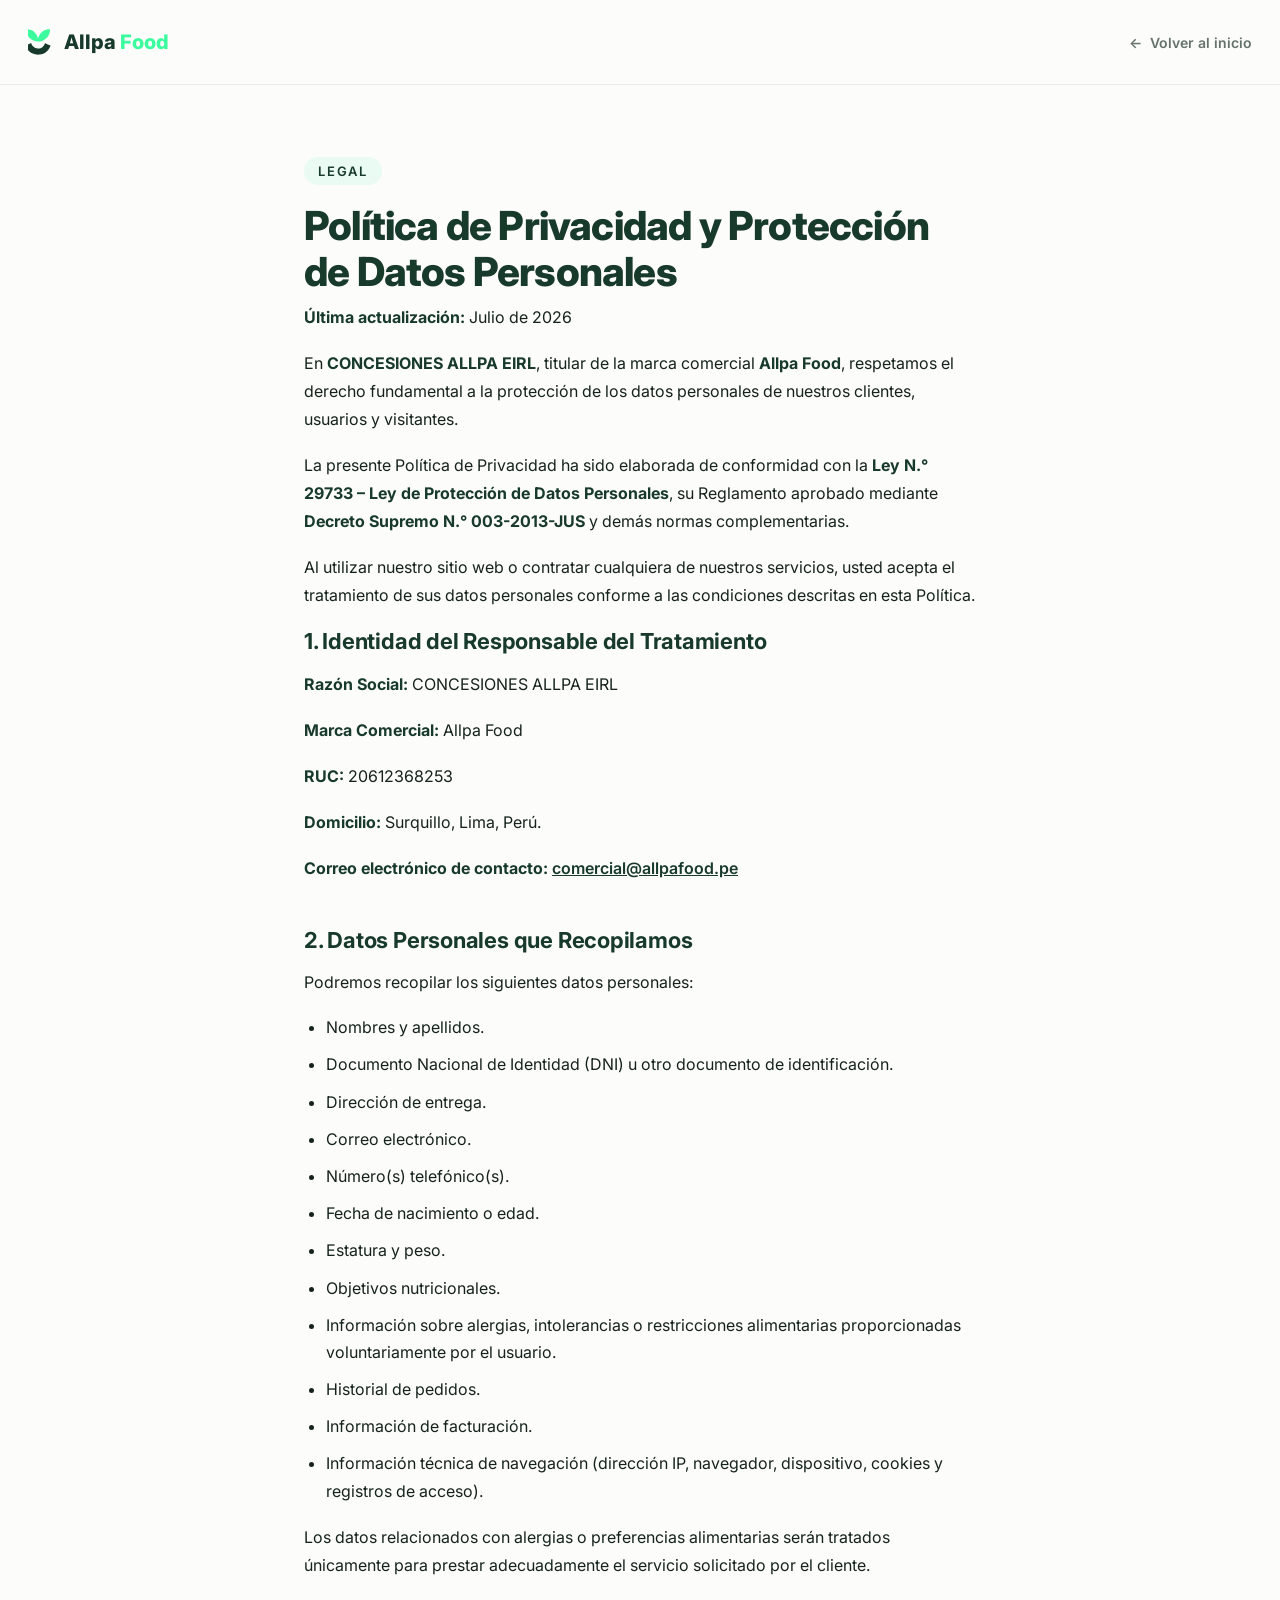
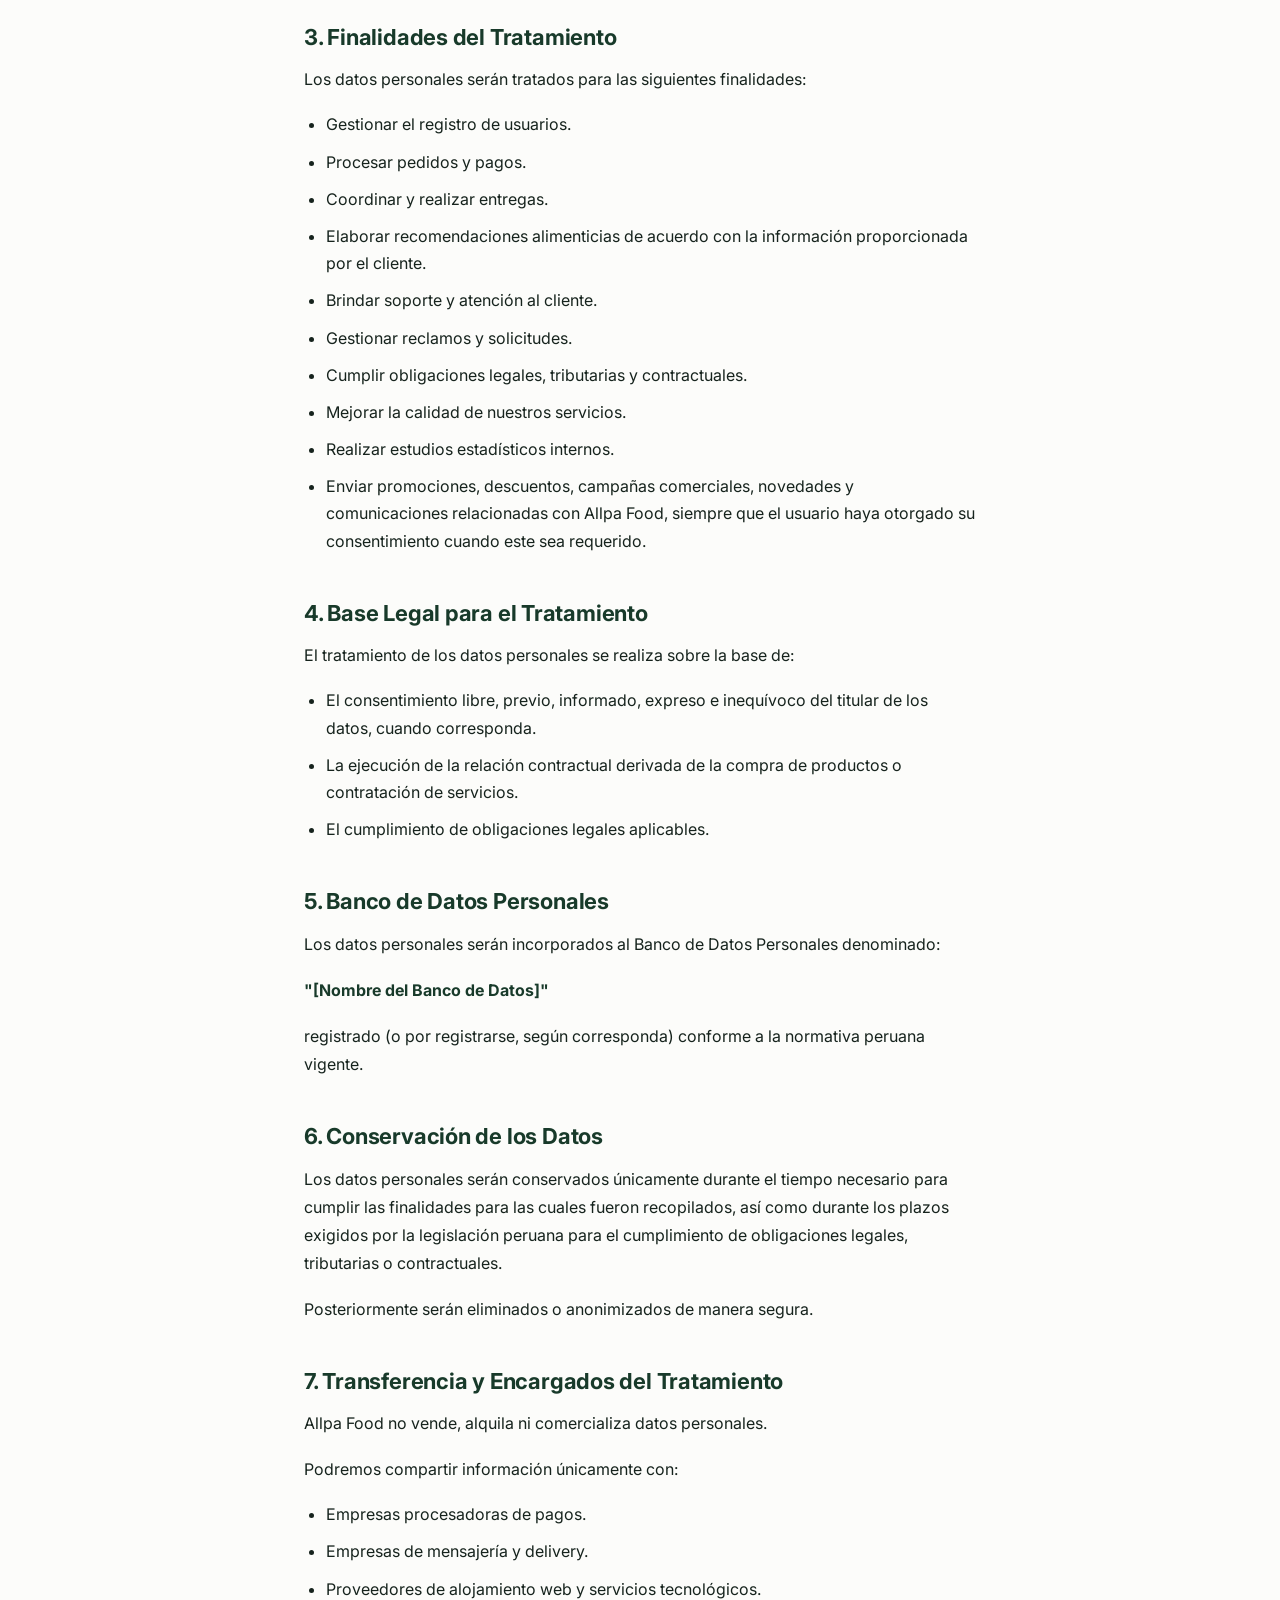
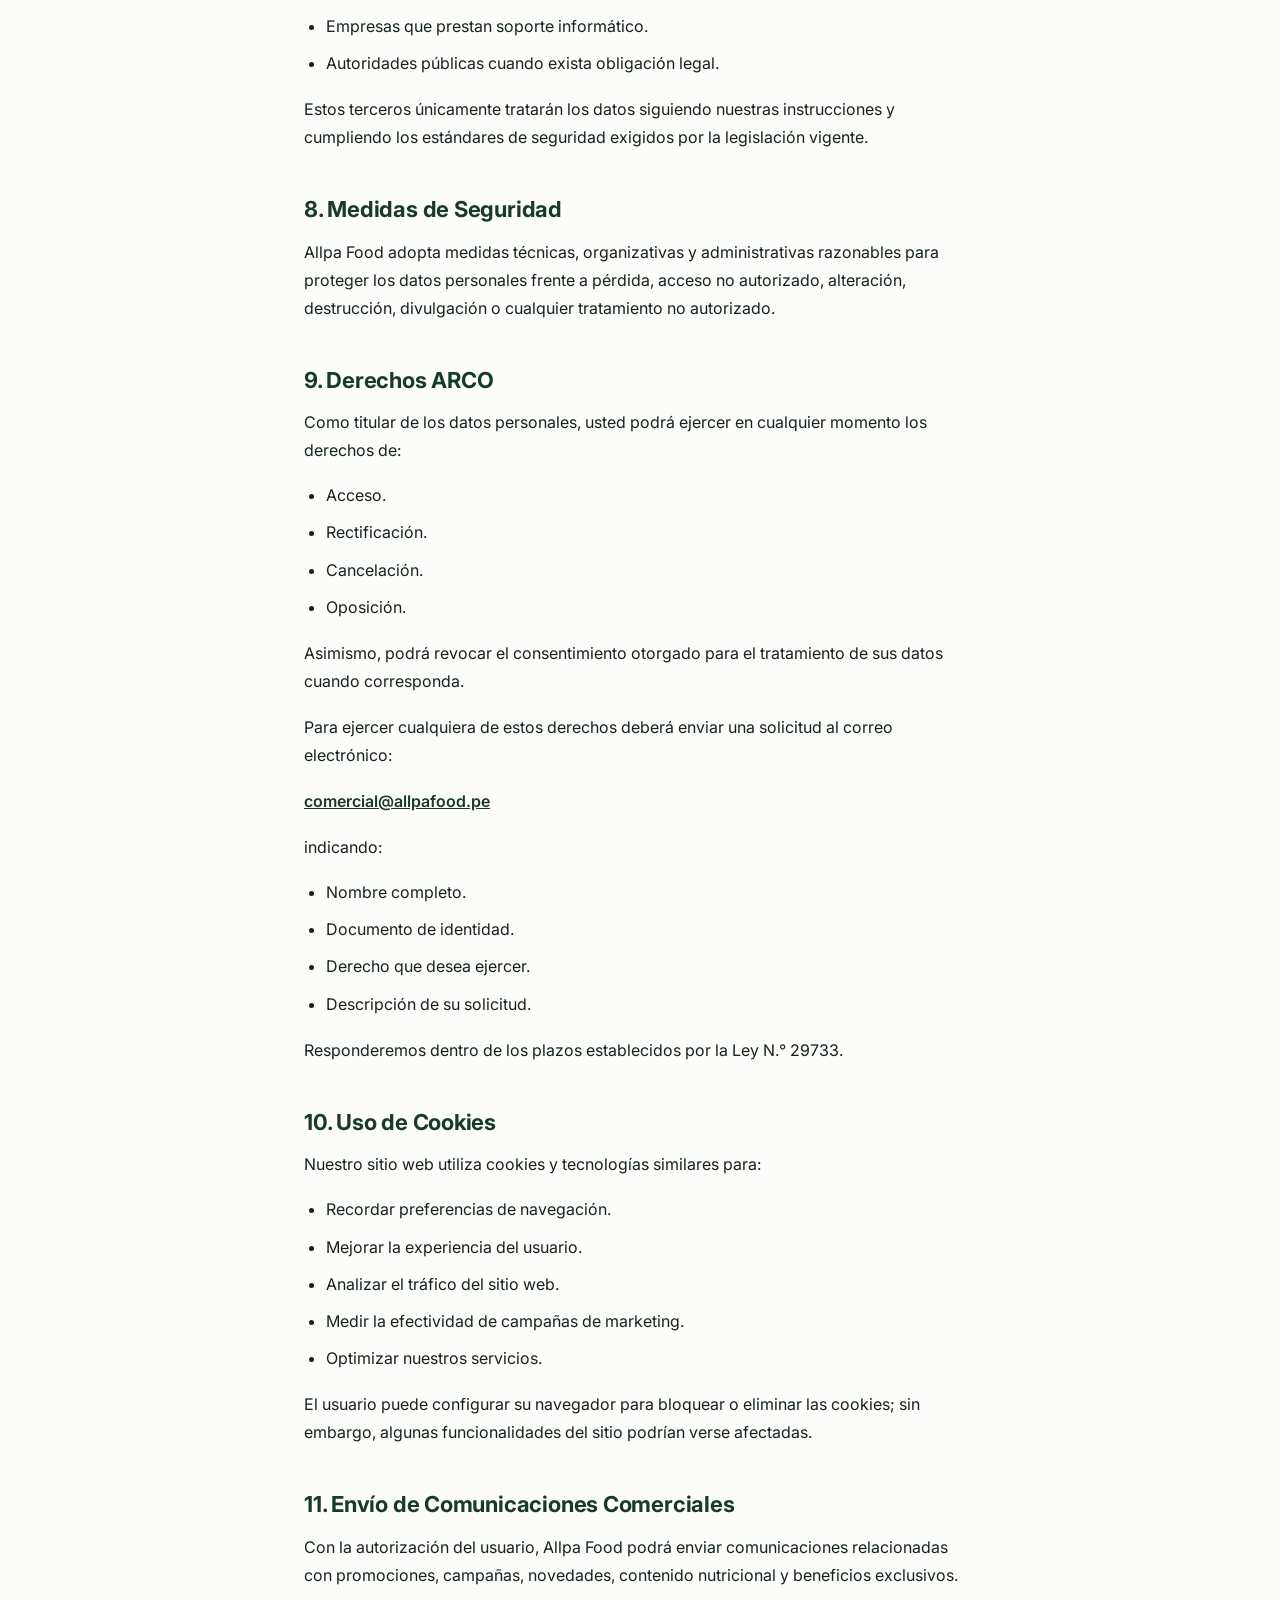
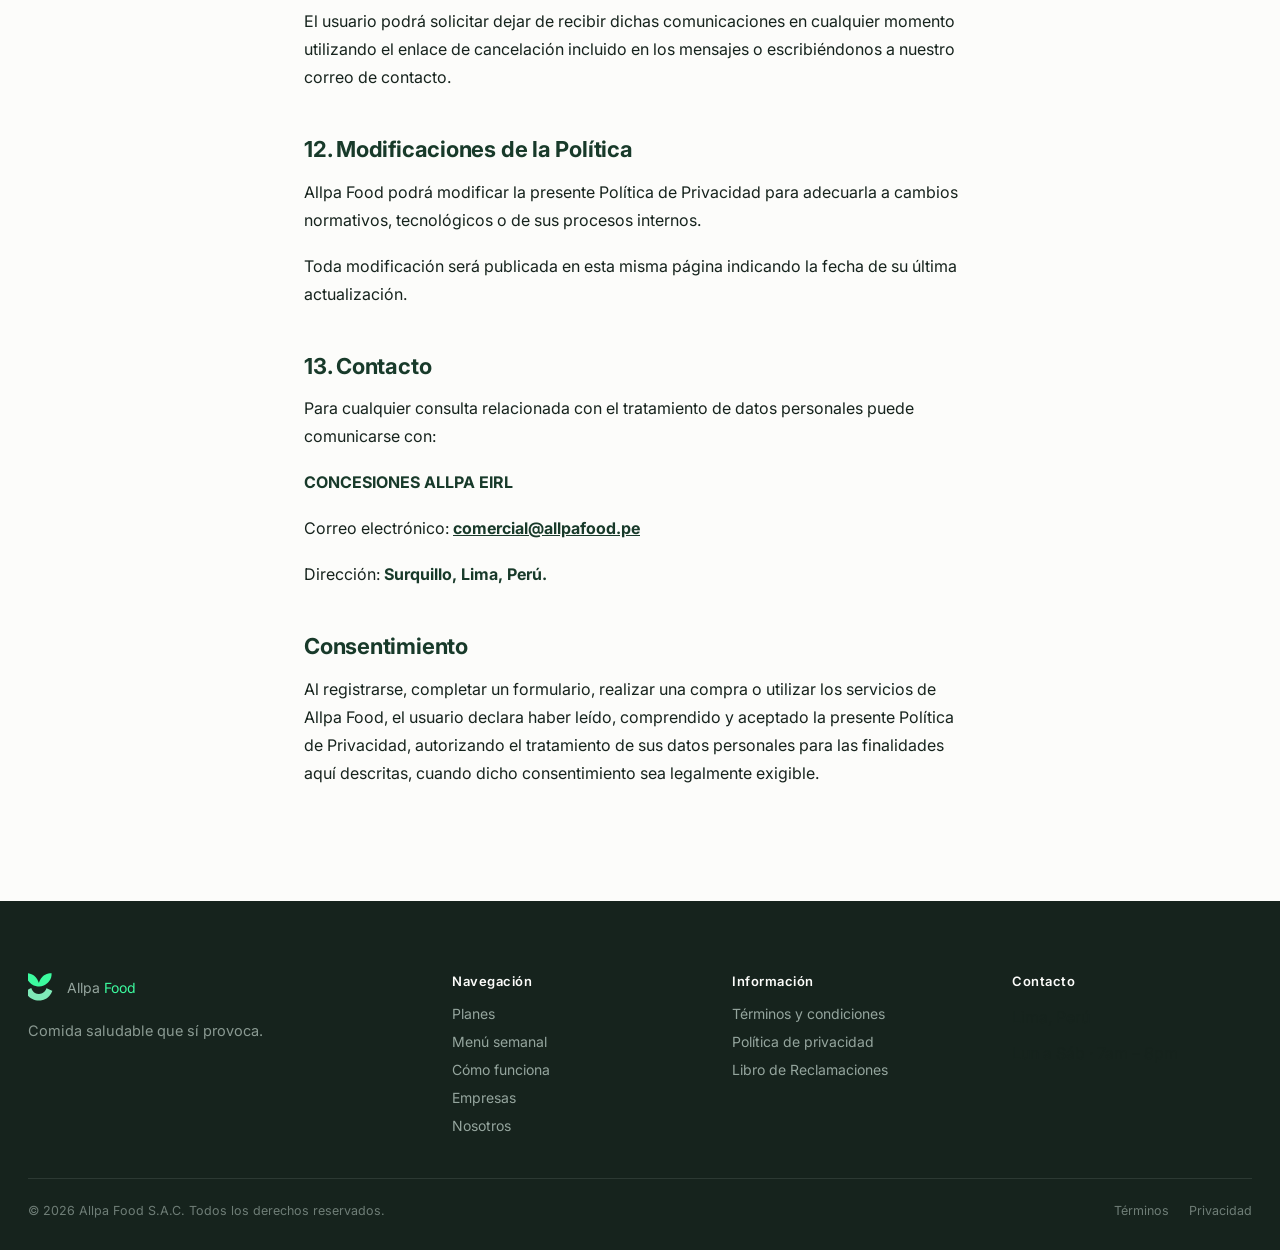
<file: privacidad.html>
<!DOCTYPE html>
<html lang="es">
<head>
<meta charset="utf-8">
<meta name="viewport" content="width=device-width, initial-scale=1">
<title>Política de Privacidad — Allpa Food</title>
<meta name="description" content="Política de Privacidad y Protección de Datos Personales de Concesiones Allpa EIRL (Allpa Food).">
<link rel="preconnect" href="https://fonts.googleapis.com">
<link rel="preconnect" href="https://fonts.gstatic.com" crossorigin>
<link href="https://fonts.googleapis.com/css2?family=Inter:wght@400;500;600;700;800&display=swap" rel="stylesheet">
<link rel="stylesheet" href="assets/legal.css">
</head>
<body>

<header class="legal-header">
  <div class="legal-header-inner">
    <a href="index.html" class="legal-logo">
      <svg width="26" height="27" viewBox="690 240 800 820" aria-hidden="true">
        <path fill="#3CFB9F" d="M999.82,520.51c7-18.83,13.43-37.77,21.04-56.24,19.05-46.24,45.26-87.86,80.95-123.25,47.89-47.48,104.91-77.96,170.7-92.39,28.78-6.31,57.86-9.34,87.31-9.2,3.13.01,4.56.77,4.61,4.1.75,42.75-2.46,85.03-15.18,126.13-12.8,41.35-34.09,78.1-61.5,111.35-40.47,49.09-89.09,87.55-148.12,112.19-41.7,17.41-85.13,26.12-130.33,26.25-25.34.07-50.61-.42-75.66-4.87-55.63-9.88-105.96-31.98-150.94-66.02-48.28-36.54-87.3-81.06-114.48-135.49-16.71-33.46-26.68-68.91-29.77-106.11-1.72-20.75-1.79-41.63-2.77-62.44-.19-4.09,1.26-5.11,5.22-5.12,58.75-.14,114.87,11.62,167.8,37.32,36.01,17.49,67.5,41.3,95.27,70.1,42.48,44.05,69.88,96.82,89.25,154.24,2.17,6.44,4.29,12.9,6.44,19.35.03.08.23.11.17.08Z"></path>
        <path fill="#183a2a" d="M783.7,667.76c18.9,58.43,51.25,106.26,104.51,137.62,35.88,21.13,74.74,32.06,116.92,30.91,50.01-1.37,94.27-18.09,132.85-49.09,38.6-31,63.49-71.66,78.14-119.26,1.38.55,2.63.96,3.82,1.52,53.32,25.02,106.64,50.04,159.96,75.07,5.74,2.69,5.82,2.74,3.69,9.02-17.07,50.13-43.09,95.15-78.38,134.59-25.6,28.6-54.43,53.53-87.04,74.08-50.3,31.69-104.74,51.79-163.74,58.94-83.08,10.07-162.76-1.51-237.97-39.3-30.45-15.3-58.49-34.27-84.18-56.71-40.49-35.39-73.21-76.81-96.51-125.33-7.26-15.11-13.07-30.93-19.27-46.54-2.35-5.91-2-6.08,3.86-8.83,44.39-20.83,88.79-41.65,133.18-62.48,9.92-4.66,19.84-9.34,30.18-14.2Z"></path>
      </svg>
      <span>Allpa <span class="accent">Food</span></span>
    </a>
    <a href="index.html" class="legal-back">← <span>Volver al inicio</span></a>
  </div>
</header>

<main class="legal-main">
  <span class="legal-eyebrow">LEGAL</span>
  <h1 class="legal-title">Política de Privacidad y Protección de Datos Personales</h1>
  <p class="legal-updated"><strong>Última actualización:</strong> Julio de 2026</p>

  <p class="legal-intro">En <strong>CONCESIONES ALLPA EIRL</strong>, titular de la marca comercial <strong>Allpa Food</strong>, respetamos el derecho fundamental a la protección de los datos personales de nuestros clientes, usuarios y visitantes.</p>
  <p>La presente Política de Privacidad ha sido elaborada de conformidad con la <strong>Ley N.° 29733 – Ley de Protección de Datos Personales</strong>, su Reglamento aprobado mediante <strong>Decreto Supremo N.° 003-2013-JUS</strong> y demás normas complementarias.</p>
  <p>Al utilizar nuestro sitio web o contratar cualquiera de nuestros servicios, usted acepta el tratamiento de sus datos personales conforme a las condiciones descritas en esta Política.</p>

  <h2>1. Identidad del Responsable del Tratamiento</h2>
  <p><strong>Razón Social:</strong> CONCESIONES ALLPA EIRL</p>
  <p><strong>Marca Comercial:</strong> Allpa Food</p>
  <p><strong>RUC:</strong> 20612368253</p>
  <p><strong>Domicilio:</strong> Surquillo, Lima, Perú.</p>
  <p><strong>Correo electrónico de contacto:</strong> <a href="mailto:comercial@allpafood.pe">comercial@allpafood.pe</a></p>

  <h2>2. Datos Personales que Recopilamos</h2>
  <p>Podremos recopilar los siguientes datos personales:</p>
  <ul>
    <li>Nombres y apellidos.</li>
    <li>Documento Nacional de Identidad (DNI) u otro documento de identificación.</li>
    <li>Dirección de entrega.</li>
    <li>Correo electrónico.</li>
    <li>Número(s) telefónico(s).</li>
    <li>Fecha de nacimiento o edad.</li>
    <li>Estatura y peso.</li>
    <li>Objetivos nutricionales.</li>
    <li>Información sobre alergias, intolerancias o restricciones alimentarias proporcionadas voluntariamente por el usuario.</li>
    <li>Historial de pedidos.</li>
    <li>Información de facturación.</li>
    <li>Información técnica de navegación (dirección IP, navegador, dispositivo, cookies y registros de acceso).</li>
  </ul>
  <p>Los datos relacionados con alergias o preferencias alimentarias serán tratados únicamente para prestar adecuadamente el servicio solicitado por el cliente.</p>

  <h2>3. Finalidades del Tratamiento</h2>
  <p>Los datos personales serán tratados para las siguientes finalidades:</p>
  <ul>
    <li>Gestionar el registro de usuarios.</li>
    <li>Procesar pedidos y pagos.</li>
    <li>Coordinar y realizar entregas.</li>
    <li>Elaborar recomendaciones alimenticias de acuerdo con la información proporcionada por el cliente.</li>
    <li>Brindar soporte y atención al cliente.</li>
    <li>Gestionar reclamos y solicitudes.</li>
    <li>Cumplir obligaciones legales, tributarias y contractuales.</li>
    <li>Mejorar la calidad de nuestros servicios.</li>
    <li>Realizar estudios estadísticos internos.</li>
    <li>Enviar promociones, descuentos, campañas comerciales, novedades y comunicaciones relacionadas con Allpa Food, siempre que el usuario haya otorgado su consentimiento cuando este sea requerido.</li>
  </ul>

  <h2>4. Base Legal para el Tratamiento</h2>
  <p>El tratamiento de los datos personales se realiza sobre la base de:</p>
  <ul>
    <li>El consentimiento libre, previo, informado, expreso e inequívoco del titular de los datos, cuando corresponda.</li>
    <li>La ejecución de la relación contractual derivada de la compra de productos o contratación de servicios.</li>
    <li>El cumplimiento de obligaciones legales aplicables.</li>
  </ul>

  <h2>5. Banco de Datos Personales</h2>
  <p>Los datos personales serán incorporados al Banco de Datos Personales denominado:</p>
  <p><strong>"[Nombre del Banco de Datos]"</strong></p>
  <p>registrado (o por registrarse, según corresponda) conforme a la normativa peruana vigente.</p>

  <h2>6. Conservación de los Datos</h2>
  <p>Los datos personales serán conservados únicamente durante el tiempo necesario para cumplir las finalidades para las cuales fueron recopilados, así como durante los plazos exigidos por la legislación peruana para el cumplimiento de obligaciones legales, tributarias o contractuales.</p>
  <p>Posteriormente serán eliminados o anonimizados de manera segura.</p>

  <h2>7. Transferencia y Encargados del Tratamiento</h2>
  <p>Allpa Food no vende, alquila ni comercializa datos personales.</p>
  <p>Podremos compartir información únicamente con:</p>
  <ul>
    <li>Empresas procesadoras de pagos.</li>
    <li>Empresas de mensajería y delivery.</li>
    <li>Proveedores de alojamiento web y servicios tecnológicos.</li>
    <li>Empresas que prestan soporte informático.</li>
    <li>Autoridades públicas cuando exista obligación legal.</li>
  </ul>
  <p>Estos terceros únicamente tratarán los datos siguiendo nuestras instrucciones y cumpliendo los estándares de seguridad exigidos por la legislación vigente.</p>

  <h2>8. Medidas de Seguridad</h2>
  <p>Allpa Food adopta medidas técnicas, organizativas y administrativas razonables para proteger los datos personales frente a pérdida, acceso no autorizado, alteración, destrucción, divulgación o cualquier tratamiento no autorizado.</p>

  <h2>9. Derechos ARCO</h2>
  <p>Como titular de los datos personales, usted podrá ejercer en cualquier momento los derechos de:</p>
  <ul>
    <li>Acceso.</li>
    <li>Rectificación.</li>
    <li>Cancelación.</li>
    <li>Oposición.</li>
  </ul>
  <p>Asimismo, podrá revocar el consentimiento otorgado para el tratamiento de sus datos cuando corresponda.</p>
  <p>Para ejercer cualquiera de estos derechos deberá enviar una solicitud al correo electrónico:</p>
  <p><strong><a href="mailto:comercial@allpafood.pe">comercial@allpafood.pe</a></strong></p>
  <p>indicando:</p>
  <ul>
    <li>Nombre completo.</li>
    <li>Documento de identidad.</li>
    <li>Derecho que desea ejercer.</li>
    <li>Descripción de su solicitud.</li>
  </ul>
  <p>Responderemos dentro de los plazos establecidos por la Ley N.° 29733.</p>

  <h2>10. Uso de Cookies</h2>
  <p>Nuestro sitio web utiliza cookies y tecnologías similares para:</p>
  <ul>
    <li>Recordar preferencias de navegación.</li>
    <li>Mejorar la experiencia del usuario.</li>
    <li>Analizar el tráfico del sitio web.</li>
    <li>Medir la efectividad de campañas de marketing.</li>
    <li>Optimizar nuestros servicios.</li>
  </ul>
  <p>El usuario puede configurar su navegador para bloquear o eliminar las cookies; sin embargo, algunas funcionalidades del sitio podrían verse afectadas.</p>

  <h2>11. Envío de Comunicaciones Comerciales</h2>
  <p>Con la autorización del usuario, Allpa Food podrá enviar comunicaciones relacionadas con promociones, campañas, novedades, contenido nutricional y beneficios exclusivos.</p>
  <p>El usuario podrá solicitar dejar de recibir dichas comunicaciones en cualquier momento utilizando el enlace de cancelación incluido en los mensajes o escribiéndonos a nuestro correo de contacto.</p>

  <h2>12. Modificaciones de la Política</h2>
  <p>Allpa Food podrá modificar la presente Política de Privacidad para adecuarla a cambios normativos, tecnológicos o de sus procesos internos.</p>
  <p>Toda modificación será publicada en esta misma página indicando la fecha de su última actualización.</p>

  <h2>13. Contacto</h2>
  <p>Para cualquier consulta relacionada con el tratamiento de datos personales puede comunicarse con:</p>
  <p><strong>CONCESIONES ALLPA EIRL</strong></p>
  <p>Correo electrónico: <a href="mailto:comercial@allpafood.pe"><strong>comercial@allpafood.pe</strong></a></p>
  <p>Dirección: <strong>Surquillo, Lima, Perú.</strong></p>

  <h2>Consentimiento</h2>
  <p>Al registrarse, completar un formulario, realizar una compra o utilizar los servicios de Allpa Food, el usuario declara haber leído, comprendido y aceptado la presente Política de Privacidad, autorizando el tratamiento de sus datos personales para las finalidades aquí descritas, cuando dicho consentimiento sea legalmente exigible.</p>
</main>

<footer class="legal-footer">
  <div class="legal-footer-inner">
    <div class="legal-footer-grid">
      <div>
        <a href="index.html" class="legal-footer-brand">
          <svg width="28" height="29" viewBox="690 240 800 820" aria-hidden="true">
            <path fill="#3CFB9F" d="M999.82,520.51c7-18.83,13.43-37.77,21.04-56.24,19.05-46.24,45.26-87.86,80.95-123.25,47.89-47.48,104.91-77.96,170.7-92.39,28.78-6.31,57.86-9.34,87.31-9.2,3.13.01,4.56.77,4.61,4.1.75,42.75-2.46,85.03-15.18,126.13-12.8,41.35-34.09,78.1-61.5,111.35-40.47,49.09-89.09,87.55-148.12,112.19-41.7,17.41-85.13,26.12-130.33,26.25-25.34.07-50.61-.42-75.66-4.87-55.63-9.88-105.96-31.98-150.94-66.02-48.28-36.54-87.3-81.06-114.48-135.49-16.71-33.46-26.68-68.91-29.77-106.11-1.72-20.75-1.79-41.63-2.77-62.44-.19-4.09,1.26-5.11,5.22-5.12,58.75-.14,114.87,11.62,167.8,37.32,36.01,17.49,67.5,41.3,95.27,70.1,42.48,44.05,69.88,96.82,89.25,154.24,2.17,6.44,4.29,12.9,6.44,19.35.03.08.23.11.17.08Z"></path>
            <path fill="#7fe9b8" d="M783.7,667.76c18.9,58.43,51.25,106.26,104.51,137.62,35.88,21.13,74.74,32.06,116.92,30.91,50.01-1.37,94.27-18.09,132.85-49.09,38.6-31,63.49-71.66,78.14-119.26,1.38.55,2.63.96,3.82,1.52,53.32,25.02,106.64,50.04,159.96,75.07,5.74,2.69,5.82,2.74,3.69,9.02-17.07,50.13-43.09,95.15-78.38,134.59-25.6,28.6-54.43,53.53-87.04,74.08-50.3,31.69-104.75,51.79-163.74,58.94-83.08,10.07-162.76-1.51-237.97-39.3-30.45-15.3-58.49-34.27-84.18-56.71-40.49-35.39-73.21-76.81-96.51-125.33-7.26-15.11-13.07-30.93-19.27-46.54-2.35-5.91-2-6.08,3.86-8.83,44.39-20.83,88.79-41.65,133.18-62.48,9.92-4.66,19.84-9.34,30.18-14.2Z"></path>
          </svg>
          <span>Allpa <span class="accent">Food</span></span>
        </a>
        <p class="legal-footer-tagline">Comida saludable que sí provoca.</p>
      </div>
      <div>
        <h4>Navegación</h4>
        <div class="legal-footer-links">
          <a href="index.html#planes">Planes</a>
          <a href="index.html#menu">Menú semanal</a>
          <a href="index.html#como">Cómo funciona</a>
          <a href="index.html#empresas">Empresas</a>
          <a href="index.html#nosotros">Nosotros</a>
        </div>
      </div>
      <div>
        <h4>Información</h4>
        <div class="legal-footer-links">
          <a href="terminos.html">Términos y condiciones</a>
          <a href="privacidad.html">Política de privacidad</a>
          <a href="reclamaciones.html">Libro de Reclamaciones</a>
        </div>
      </div>
      <div>
        <h4>Contacto</h4>
        <div class="legal-footer-links">
          <span>Lima, Perú</span>
          <span>Lun a Sáb · 7am – 8pm</span>
        </div>
      </div>
    </div>
    <div class="legal-footer-bottom">
      <span>© 2026 Allpa Food S.A.C. Todos los derechos reservados.</span>
      <div class="legal-footer-bottom-links">
        <a href="terminos.html">Términos</a>
        <a href="privacidad.html">Privacidad</a>
      </div>
    </div>
  </div>
</footer>

</body>
</html>
</file>
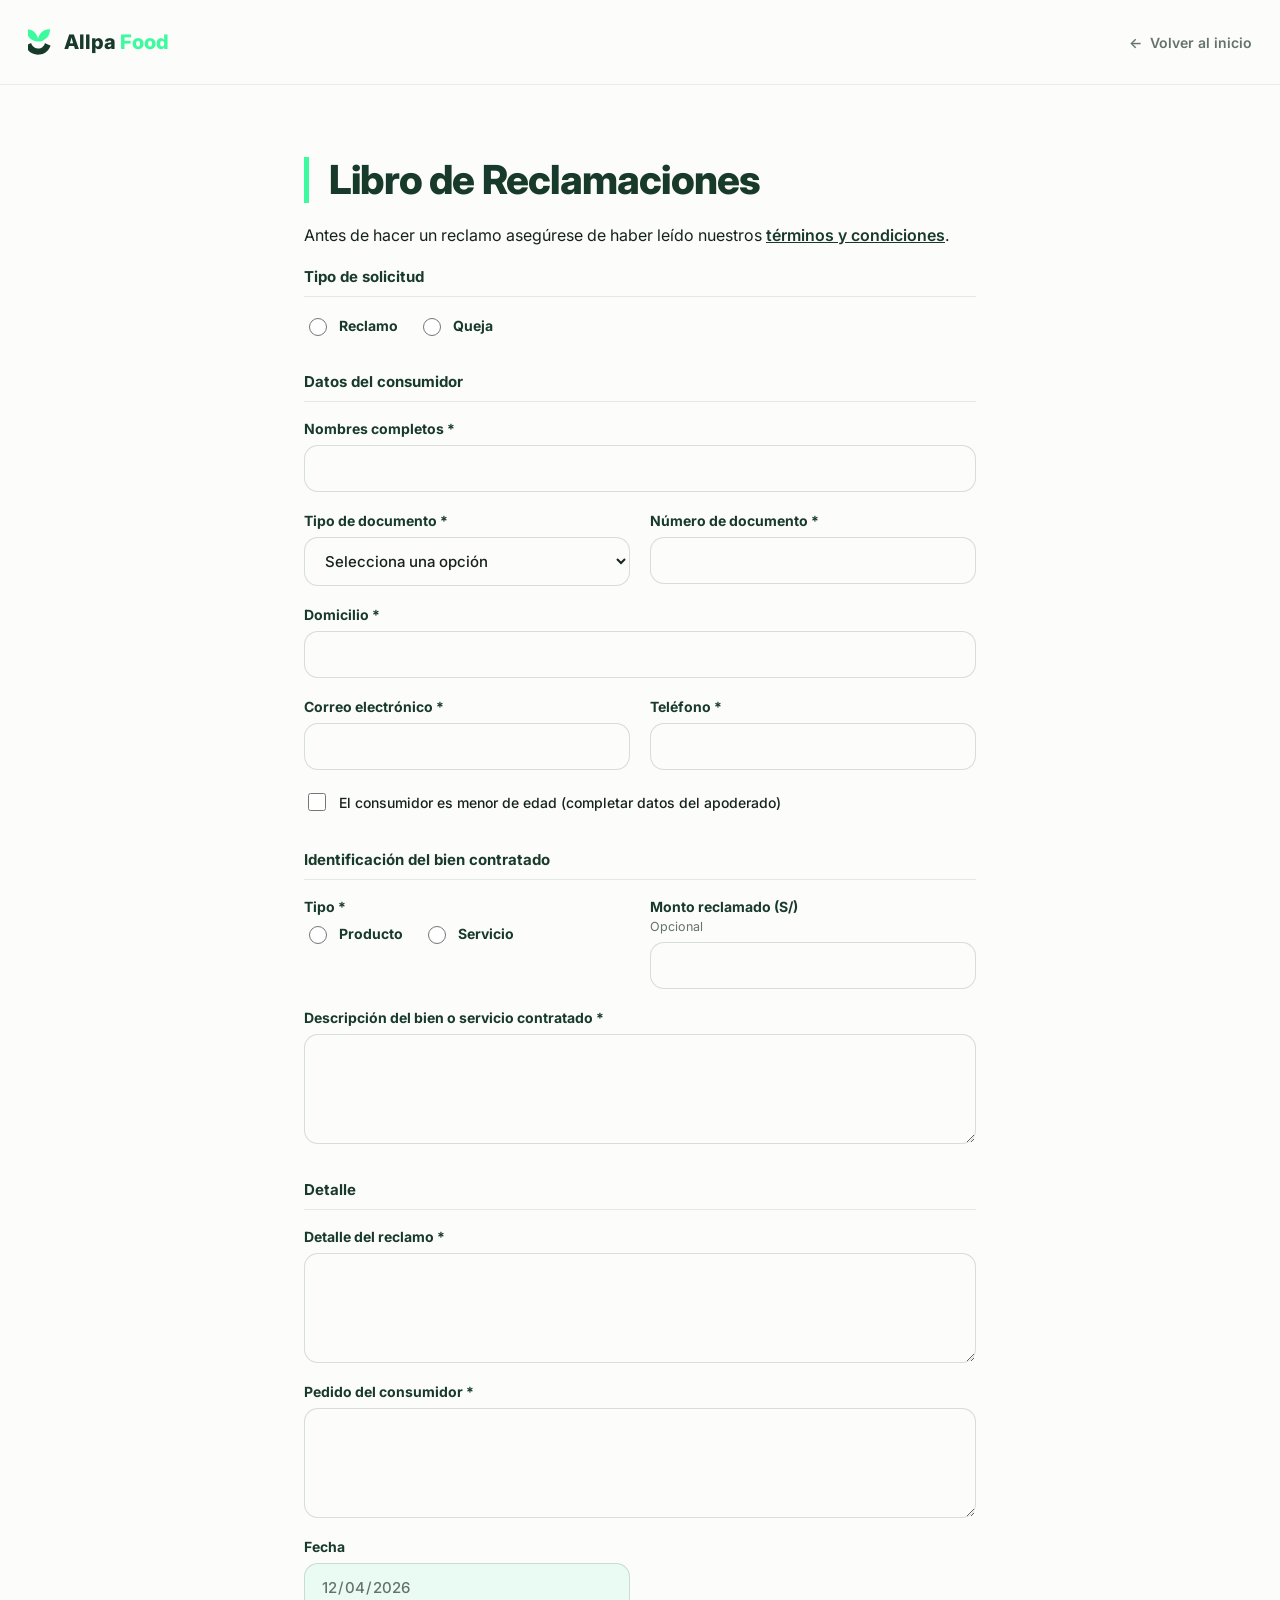
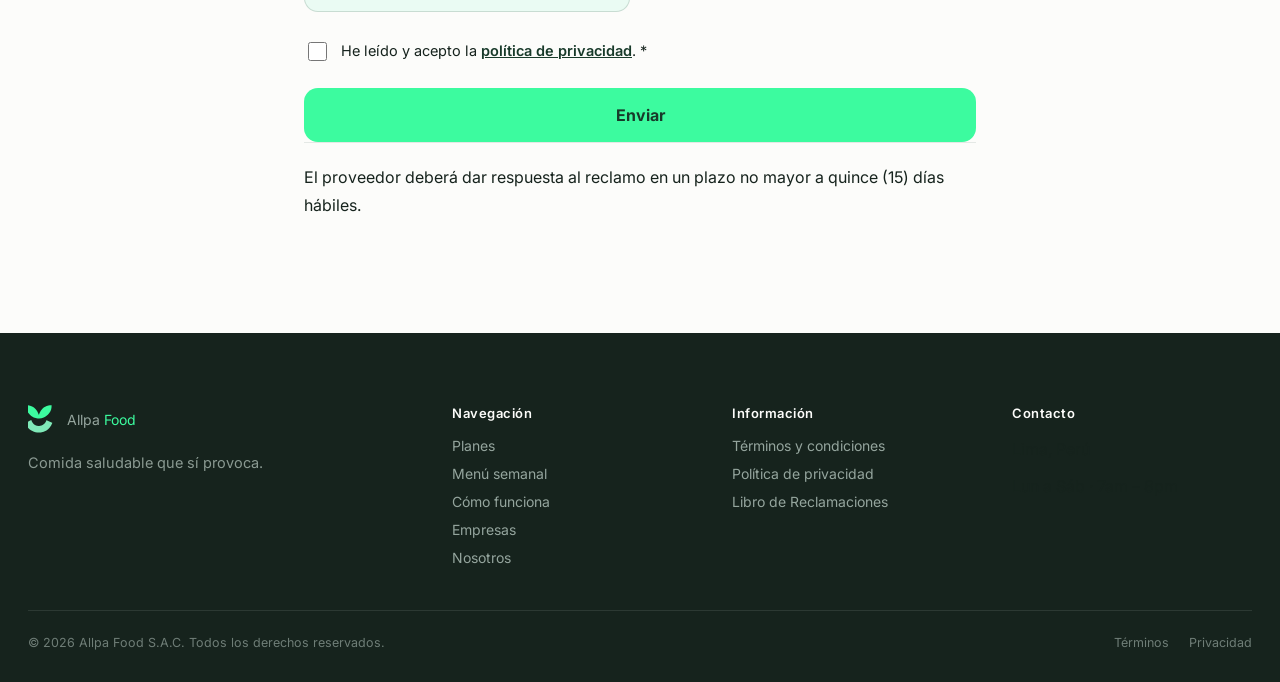
<file: reclamaciones.html>
<!DOCTYPE html>
<html lang="es">
<head>
<meta charset="utf-8">
<meta name="viewport" content="width=device-width, initial-scale=1">
<title>Libro de Reclamaciones — Allpa Food</title>
<meta name="description" content="Libro de Reclamaciones de Allpa Food, conforme a lo exigido por Indecopi.">
<link rel="preconnect" href="https://fonts.googleapis.com">
<link rel="preconnect" href="https://fonts.gstatic.com" crossorigin>
<link href="https://fonts.googleapis.com/css2?family=Inter:wght@400;500;600;700;800&display=swap" rel="stylesheet">
<link rel="stylesheet" href="assets/legal.css">
<style>
  .rec-form{margin-top:8px}
  .rec-row{display:grid;grid-template-columns:1fr 1fr;gap:20px;margin-bottom:20px}
  .rec-field{display:flex;flex-direction:column;gap:8px}
  .rec-field.full{grid-column:1 / -1}
  .rec-field label{font:700 14px Inter,sans-serif;color:var(--green-dark)}
  .rec-field .hint{font:400 12.5px Inter,sans-serif;color:var(--ink-soft);margin-top:-4px}
  .rec-field input[type="text"],
  .rec-field input[type="email"],
  .rec-field input[type="tel"],
  .rec-field input[type="number"],
  .rec-field input[type="date"],
  .rec-field select,
  .rec-field textarea{
    font:500 15px Inter,sans-serif;
    color:var(--ink);
    background:#FCFCFA;
    border:1px solid rgba(24,58,42,0.16);
    border-radius:14px;
    padding:13px 16px;
    outline:none;
    transition:border-color .2s ease,box-shadow .2s ease;
    width:100%;
  }
  .rec-field input:focus,
  .rec-field select:focus,
  .rec-field textarea:focus{
    border-color:var(--green);
    box-shadow:0 0 0 3px rgba(60,251,159,0.18);
  }
  .rec-field input[readonly]{background:var(--mint);color:var(--ink-soft)}
  .rec-field textarea{resize:vertical;min-height:110px;font-family:Inter,sans-serif}
  .rec-radio-group{display:flex;gap:20px;flex-wrap:wrap}
  .rec-radio{
    display:flex;align-items:center;gap:9px;
    font:500 15px Inter,sans-serif;color:var(--ink);
    cursor:pointer;
  }
  .rec-radio input{width:18px;height:18px;accent-color:#3CFB9F;cursor:pointer}
  .rec-section-title{
    font:700 15px Inter,sans-serif;
    color:var(--green-dark);
    margin:36px 0 18px;
    padding-bottom:10px;
    border-bottom:1px solid rgba(24,58,42,0.1);
  }
  .rec-section-title:first-of-type{margin-top:8px}
  .rec-apoderado-toggle{
    display:flex;align-items:center;gap:10px;
    font:500 14px Inter,sans-serif;color:var(--ink);
    margin-bottom:16px;cursor:pointer;
  }
  .rec-apoderado-toggle input{width:18px;height:18px;accent-color:#3CFB9F;cursor:pointer}
  .rec-apoderado-fields{display:none}
  .rec-apoderado-fields.open{display:grid;grid-template-columns:1fr 1fr;gap:20px;margin-bottom:20px}
  .rec-consent{
    display:flex;align-items:flex-start;gap:11px;
    margin:28px 0 24px;
    font:400 14.5px/1.5 Inter,sans-serif;color:var(--ink);
  }
  .rec-consent input{width:19px;height:19px;flex:none;margin-top:2px;accent-color:#3CFB9F;cursor:pointer}
  .rec-submit{
    display:flex;align-items:center;justify-content:center;gap:10px;
    width:100%;
    background:#3CFB9F;color:#183A2A;
    font:700 16px Inter,sans-serif;
    border:none;border-radius:14px;
    padding:17px 20px;
    cursor:pointer;
    transition:transform .2s ease,box-shadow .2s ease;
  }
  .rec-submit:hover{transform:translateY(-2px);box-shadow:0 14px 32px rgba(60,251,159,0.35)}
  .rec-submit:disabled{opacity:.6;cursor:not-allowed;transform:none;box-shadow:none}
  .rec-confirmation{
    display:none;
    background:var(--mint);
    border:1px solid rgba(60,251,159,0.5);
    border-radius:18px;
    padding:24px;
    margin-top:24px;
    font:500 15px/1.6 Inter,sans-serif;
    color:var(--green-dark);
  }
  .rec-confirmation.show{display:block}
  .rec-error{
    display:none;
    background:#FCFCFA;
    border:1px solid rgba(24,58,42,0.18);
    border-radius:18px;
    padding:20px 24px;
    margin-top:24px;
    font:500 14.5px/1.6 Inter,sans-serif;
    color:var(--ink);
  }
  .rec-error.show{display:block}
  .rec-legal-note{
    font:400 13.5px/1.6 Inter,sans-serif;
    color:var(--ink-soft);
    margin-top:36px;
    padding-top:20px;
    border-top:1px solid rgba(24,58,42,0.1);
  }
  @media(max-width:600px){
    .rec-row{grid-template-columns:1fr}
    .rec-apoderado-fields.open{grid-template-columns:1fr}
  }
</style>
</head>
<body>

<header class="legal-header">
  <div class="legal-header-inner">
    <a href="index.html" class="legal-logo">
      <svg width="26" height="27" viewBox="690 240 800 820" aria-hidden="true">
        <path fill="#3CFB9F" d="M999.82,520.51c7-18.83,13.43-37.77,21.04-56.24,19.05-46.24,45.26-87.86,80.95-123.25,47.89-47.48,104.91-77.96,170.7-92.39,28.78-6.31,57.86-9.34,87.31-9.2,3.13.01,4.56.77,4.61,4.1.75,42.75-2.46,85.03-15.18,126.13-12.8,41.35-34.09,78.1-61.5,111.35-40.47,49.09-89.09,87.55-148.12,112.19-41.7,17.41-85.13,26.12-130.33,26.25-25.34.07-50.61-.42-75.66-4.87-55.63-9.88-105.96-31.98-150.94-66.02-48.28-36.54-87.3-81.06-114.48-135.49-16.71-33.46-26.68-68.91-29.77-106.11-1.72-20.75-1.79-41.63-2.77-62.44-.19-4.09,1.26-5.11,5.22-5.12,58.75-.14,114.87,11.62,167.8,37.32,36.01,17.49,67.5,41.3,95.27,70.1,42.48,44.05,69.88,96.82,89.25,154.24,2.17,6.44,4.29,12.9,6.44,19.35.03.08.23.11.17.08Z"></path>
        <path fill="#183a2a" d="M783.7,667.76c18.9,58.43,51.25,106.26,104.51,137.62,35.88,21.13,74.74,32.06,116.92,30.91,50.01-1.37,94.27-18.09,132.85-49.09,38.6-31,63.49-71.66,78.14-119.26,1.38.55,2.63.96,3.82,1.52,53.32,25.02,106.64,50.04,159.96,75.07,5.74,2.69,5.82,2.74,3.69,9.02-17.07,50.13-43.09,95.15-78.38,134.59-25.6,28.6-54.43,53.53-87.04,74.08-50.3,31.69-104.74,51.79-163.74,58.94-83.08,10.07-162.76-1.51-237.97-39.3-30.45-15.3-58.49-34.27-84.18-56.71-40.49-35.39-73.21-76.81-96.51-125.33-7.26-15.11-13.07-30.93-19.27-46.54-2.35-5.91-2-6.08,3.86-8.83,44.39-20.83,88.79-41.65,133.18-62.48,9.92-4.66,19.84-9.34,30.18-14.2Z"></path>
      </svg>
      <span>Allpa <span class="accent">Food</span></span>
    </a>
    <a href="index.html" class="legal-back">← <span>Volver al inicio</span></a>
  </div>
</header>

<main class="legal-main">
  <h1 class="legal-title legal-title-bar">Libro de Reclamaciones</h1>
  <p class="legal-intro" style="margin-top:18px">Antes de hacer un reclamo asegúrese de haber leído nuestros <a href="terminos.html">términos y condiciones</a>.</p>

  <form class="rec-form" id="rec-form" novalidate>

    <div class="rec-section-title">Tipo de solicitud</div>
    <div class="rec-field full" style="margin-bottom:24px">
      <div class="rec-radio-group" role="radiogroup" aria-label="Tipo de solicitud">
        <label class="rec-radio"><input type="radio" name="tipoSolicitud" value="reclamo" required> Reclamo</label>
        <label class="rec-radio"><input type="radio" name="tipoSolicitud" value="queja" required> Queja</label>
      </div>
    </div>

    <div class="rec-section-title">Datos del consumidor</div>
    <div class="rec-row">
      <div class="rec-field full">
        <label for="rec-nombre">Nombres completos *</label>
        <input type="text" id="rec-nombre" name="nombreCompleto" required autocomplete="name">
      </div>
    </div>
    <div class="rec-row">
      <div class="rec-field">
        <label for="rec-tipo-doc">Tipo de documento *</label>
        <select id="rec-tipo-doc" name="tipoDocumento" required>
          <option value="" disabled selected>Selecciona una opción</option>
          <option value="DNI">DNI</option>
          <option value="CE">Carné de Extranjería (CE)</option>
          <option value="Pasaporte">Pasaporte</option>
        </select>
      </div>
      <div class="rec-field">
        <label for="rec-num-doc">Número de documento *</label>
        <input type="text" id="rec-num-doc" name="numeroDocumento" required>
      </div>
    </div>
    <div class="rec-row">
      <div class="rec-field full">
        <label for="rec-domicilio">Domicilio *</label>
        <input type="text" id="rec-domicilio" name="domicilio" required autocomplete="street-address">
      </div>
    </div>
    <div class="rec-row">
      <div class="rec-field">
        <label for="rec-correo">Correo electrónico *</label>
        <input type="email" id="rec-correo" name="correo" required autocomplete="email">
      </div>
      <div class="rec-field">
        <label for="rec-telefono">Teléfono *</label>
        <input type="tel" id="rec-telefono" name="telefono" required autocomplete="tel">
      </div>
    </div>

    <label class="rec-apoderado-toggle">
      <input type="checkbox" id="rec-menor-toggle">
      El consumidor es menor de edad (completar datos del apoderado)
    </label>
    <div class="rec-apoderado-fields" id="rec-apoderado-fields">
      <div class="rec-field">
        <label for="rec-apoderado-nombre">Nombre completo del apoderado</label>
        <input type="text" id="rec-apoderado-nombre" name="apoderadoNombre">
      </div>
      <div class="rec-field">
        <label for="rec-apoderado-doc">DNI/CE del apoderado</label>
        <input type="text" id="rec-apoderado-doc" name="apoderadoDocumento">
      </div>
    </div>

    <div class="rec-section-title">Identificación del bien contratado</div>
    <div class="rec-row">
      <div class="rec-field">
        <label>Tipo *</label>
        <div class="rec-radio-group">
          <label class="rec-radio"><input type="radio" name="tipoBien" value="producto" required> Producto</label>
          <label class="rec-radio"><input type="radio" name="tipoBien" value="servicio" required> Servicio</label>
        </div>
      </div>
      <div class="rec-field">
        <label for="rec-monto">Monto reclamado (S/)</label>
        <span class="hint">Opcional</span>
        <input type="number" id="rec-monto" name="montoReclamado" min="0" step="0.01">
      </div>
    </div>
    <div class="rec-row">
      <div class="rec-field full">
        <label for="rec-bien-desc">Descripción del bien o servicio contratado *</label>
        <textarea id="rec-bien-desc" name="descripcionBien" required></textarea>
      </div>
    </div>

    <div class="rec-section-title">Detalle</div>
    <div class="rec-row">
      <div class="rec-field full">
        <label for="rec-detalle">Detalle del reclamo *</label>
        <textarea id="rec-detalle" name="detalleReclamo" required></textarea>
      </div>
    </div>
    <div class="rec-row">
      <div class="rec-field full">
        <label for="rec-pedido">Pedido del consumidor *</label>
        <textarea id="rec-pedido" name="pedidoConsumidor" required></textarea>
      </div>
    </div>
    <div class="rec-row">
      <div class="rec-field">
        <label for="rec-fecha">Fecha</label>
        <input type="date" id="rec-fecha" name="fecha" readonly>
      </div>
    </div>

    <label class="rec-consent">
      <input type="checkbox" id="rec-privacidad" name="aceptaPrivacidad" required>
      <span>He leído y acepto la <a href="privacidad.html">política de privacidad</a>. *</span>
    </label>

    <button type="submit" class="rec-submit" id="rec-submit-btn">Enviar</button>

    <div class="rec-confirmation" id="rec-confirmation" role="status" aria-live="polite">
      ¡Listo! Tu reclamación fue registrada. Te responderemos al correo o teléfono indicado en un plazo no mayor a quince (15) días hábiles.
    </div>
    <div class="rec-error" id="rec-error" role="alert" aria-live="assertive">
      No pudimos enviar tu reclamación. Revisa tu conexión e inténtalo de nuevo, o escríbenos directamente por WhatsApp.
    </div>
  </form>

  <p class="rec-legal-note">El proveedor deberá dar respuesta al reclamo en un plazo no mayor a quince (15) días hábiles.</p>
</main>

<footer class="legal-footer">
  <div class="legal-footer-inner">
    <div class="legal-footer-grid">
      <div>
        <a href="index.html" class="legal-footer-brand">
          <svg width="28" height="29" viewBox="690 240 800 820" aria-hidden="true">
            <path fill="#3CFB9F" d="M999.82,520.51c7-18.83,13.43-37.77,21.04-56.24,19.05-46.24,45.26-87.86,80.95-123.25,47.89-47.48,104.91-77.96,170.7-92.39,28.78-6.31,57.86-9.34,87.31-9.2,3.13.01,4.56.77,4.61,4.1.75,42.75-2.46,85.03-15.18,126.13-12.8,41.35-34.09,78.1-61.5,111.35-40.47,49.09-89.09,87.55-148.12,112.19-41.7,17.41-85.13,26.12-130.33,26.25-25.34.07-50.61-.42-75.66-4.87-55.63-9.88-105.96-31.98-150.94-66.02-48.28-36.54-87.3-81.06-114.48-135.49-16.71-33.46-26.68-68.91-29.77-106.11-1.72-20.75-1.79-41.63-2.77-62.44-.19-4.09,1.26-5.11,5.22-5.12,58.75-.14,114.87,11.62,167.8,37.32,36.01,17.49,67.5,41.3,95.27,70.1,42.48,44.05,69.88,96.82,89.25,154.24,2.17,6.44,4.29,12.9,6.44,19.35.03.08.23.11.17.08Z"></path>
            <path fill="#7fe9b8" d="M783.7,667.76c18.9,58.43,51.25,106.26,104.51,137.62,35.88,21.13,74.74,32.06,116.92,30.91,50.01-1.37,94.27-18.09,132.85-49.09,38.6-31,63.49-71.66,78.14-119.26,1.38.55,2.63.96,3.82,1.52,53.32,25.02,106.64,50.04,159.96,75.07,5.74,2.69,5.82,2.74,3.69,9.02-17.07,50.13-43.09,95.15-78.38,134.59-25.6,28.6-54.43,53.53-87.04,74.08-50.3,31.69-104.75,51.79-163.74,58.94-83.08,10.07-162.76-1.51-237.97-39.3-30.45-15.3-58.49-34.27-84.18-56.71-40.49-35.39-73.21-76.81-96.51-125.33-7.26-15.11-13.07-30.93-19.27-46.54-2.35-5.91-2-6.08,3.86-8.83,44.39-20.83,88.79-41.65,133.18-62.48,9.92-4.66,19.84-9.34,30.18-14.2Z"></path>
          </svg>
          <span>Allpa <span class="accent">Food</span></span>
        </a>
        <p class="legal-footer-tagline">Comida saludable que sí provoca.</p>
      </div>
      <div>
        <h4>Navegación</h4>
        <div class="legal-footer-links">
          <a href="index.html#planes">Planes</a>
          <a href="index.html#menu">Menú semanal</a>
          <a href="index.html#como">Cómo funciona</a>
          <a href="index.html#empresas">Empresas</a>
          <a href="index.html#nosotros">Nosotros</a>
        </div>
      </div>
      <div>
        <h4>Información</h4>
        <div class="legal-footer-links">
          <a href="terminos.html">Términos y condiciones</a>
          <a href="privacidad.html">Política de privacidad</a>
          <a href="reclamaciones.html">Libro de Reclamaciones</a>
        </div>
      </div>
      <div>
        <h4>Contacto</h4>
        <div class="legal-footer-links">
          <span>Lima, Perú</span>
          <span>Lun a Sáb · 7am – 8pm</span>
        </div>
      </div>
    </div>
    <div class="legal-footer-bottom">
      <span>© 2026 Allpa Food S.A.C. Todos los derechos reservados.</span>
      <div class="legal-footer-bottom-links">
        <a href="terminos.html">Términos</a>
        <a href="privacidad.html">Privacidad</a>
      </div>
    </div>
  </div>
</footer>

<script>
(function(){
  var dateEl = document.getElementById('rec-fecha');
  if (dateEl) dateEl.value = new Date().toISOString().slice(0, 10);

  var menorToggle = document.getElementById('rec-menor-toggle');
  var apoderadoFields = document.getElementById('rec-apoderado-fields');
  if (menorToggle && apoderadoFields){
    menorToggle.addEventListener('change', function(){
      apoderadoFields.classList.toggle('open', menorToggle.checked);
    });
  }

  var FORMSPREE_ENDPOINT = 'https://formspree.io/f/mzdnvvqd';

  var form = document.getElementById('rec-form');
  var confirmation = document.getElementById('rec-confirmation');
  var errorBox = document.getElementById('rec-error');
  var submitBtn = document.getElementById('rec-submit-btn');
  var correoInput = document.getElementById('rec-correo');

  form.addEventListener('submit', function(e){
    e.preventDefault();

    if (!form.checkValidity()){
      form.reportValidity();
      return;
    }

    errorBox.classList.remove('show');
    submitBtn.disabled = true;
    submitBtn.textContent = 'Enviando…';

    var formData = new FormData(form);
    formData.append('_subject', 'Nuevo registro — Libro de Reclamaciones Allpa Food');
    // El campo del formulario se llama "correo", no "email"; Formspree usa
    // _replyto para poder responder directo al consumidor desde el correo.
    if (correoInput) formData.append('_replyto', correoInput.value);

    fetch(FORMSPREE_ENDPOINT, {
      method: 'POST',
      headers: { 'Accept': 'application/json' },
      body: formData
    }).then(function(response){
      if (response.ok){
        submitBtn.textContent = 'Enviado ✓';
        confirmation.classList.add('show');
        confirmation.scrollIntoView({ behavior: 'smooth', block: 'center' });
      } else {
        throw new Error('Formspree respondió ' + response.status);
      }
    }).catch(function(err){
      submitBtn.disabled = false;
      submitBtn.textContent = 'Enviar';
      errorBox.classList.add('show');
      errorBox.scrollIntoView({ behavior: 'smooth', block: 'center' });
    });
  });
})();
</script>

</body>
</html>
</file>
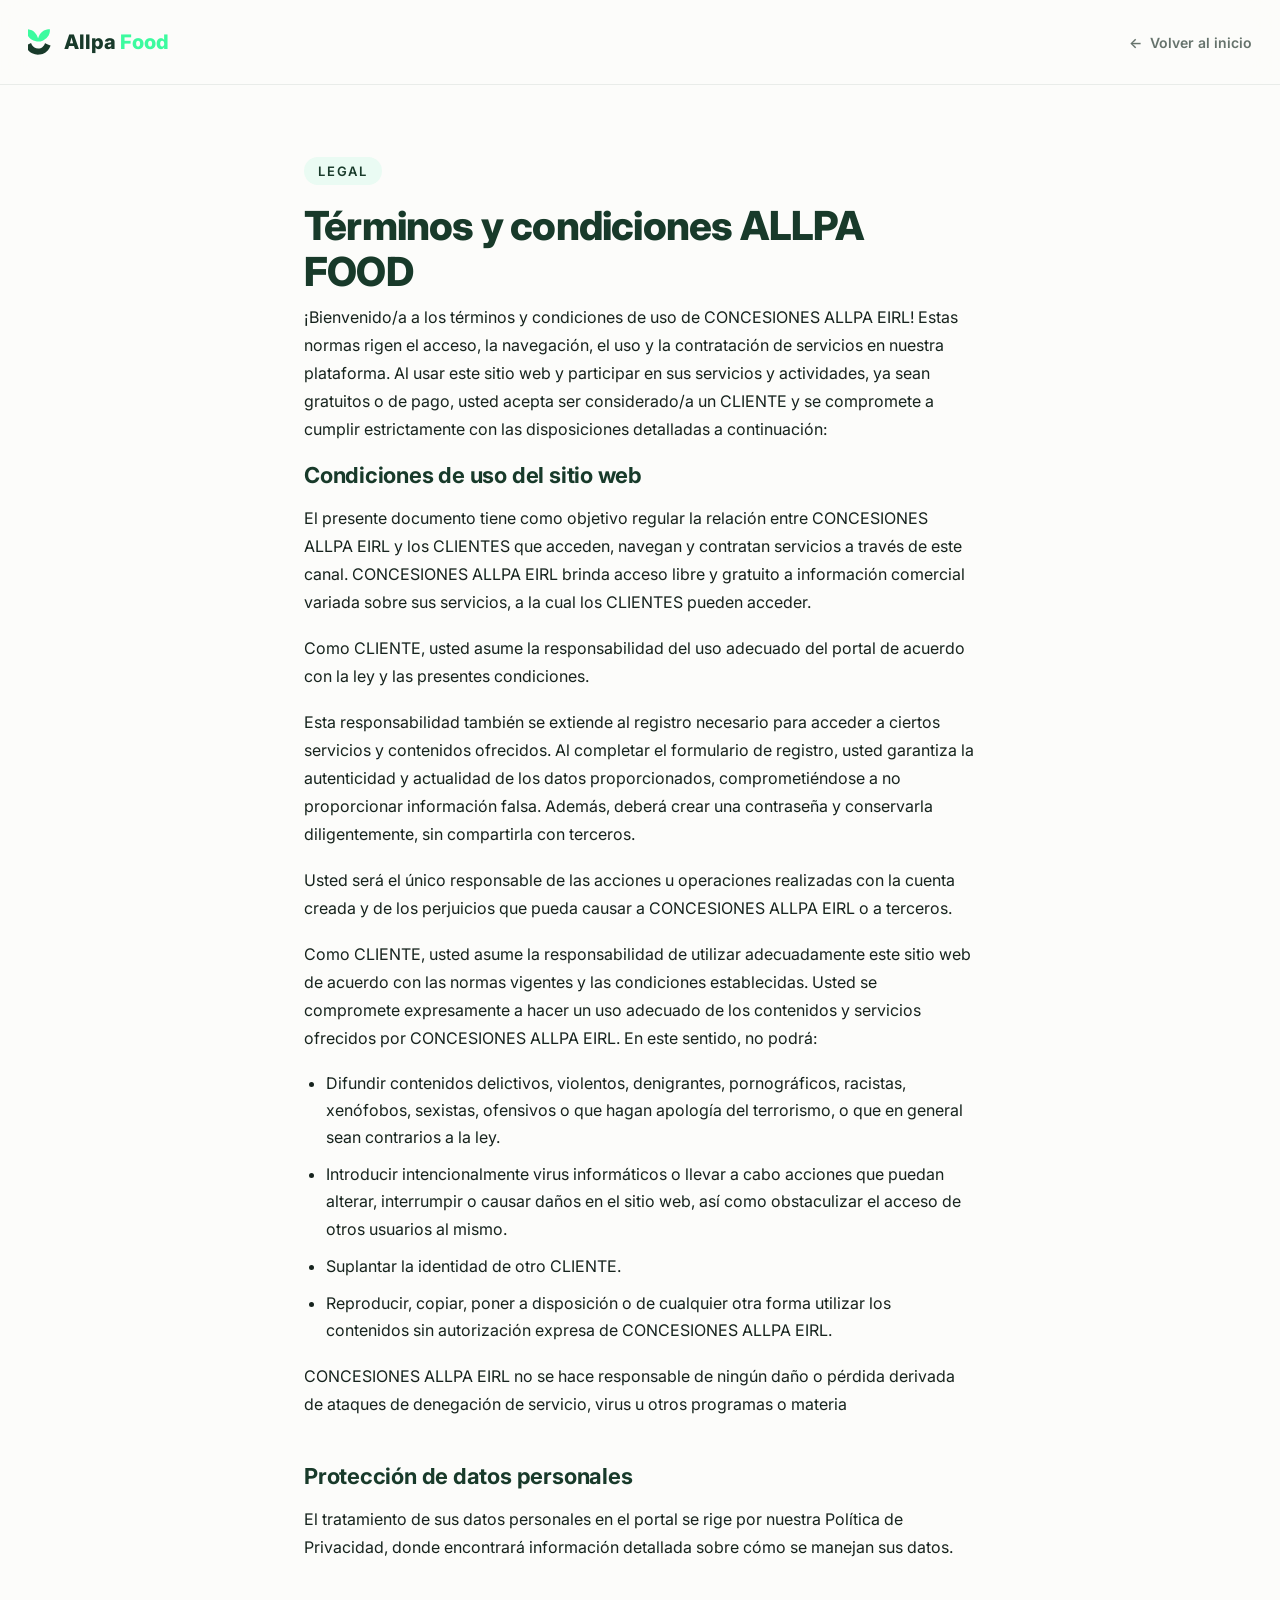
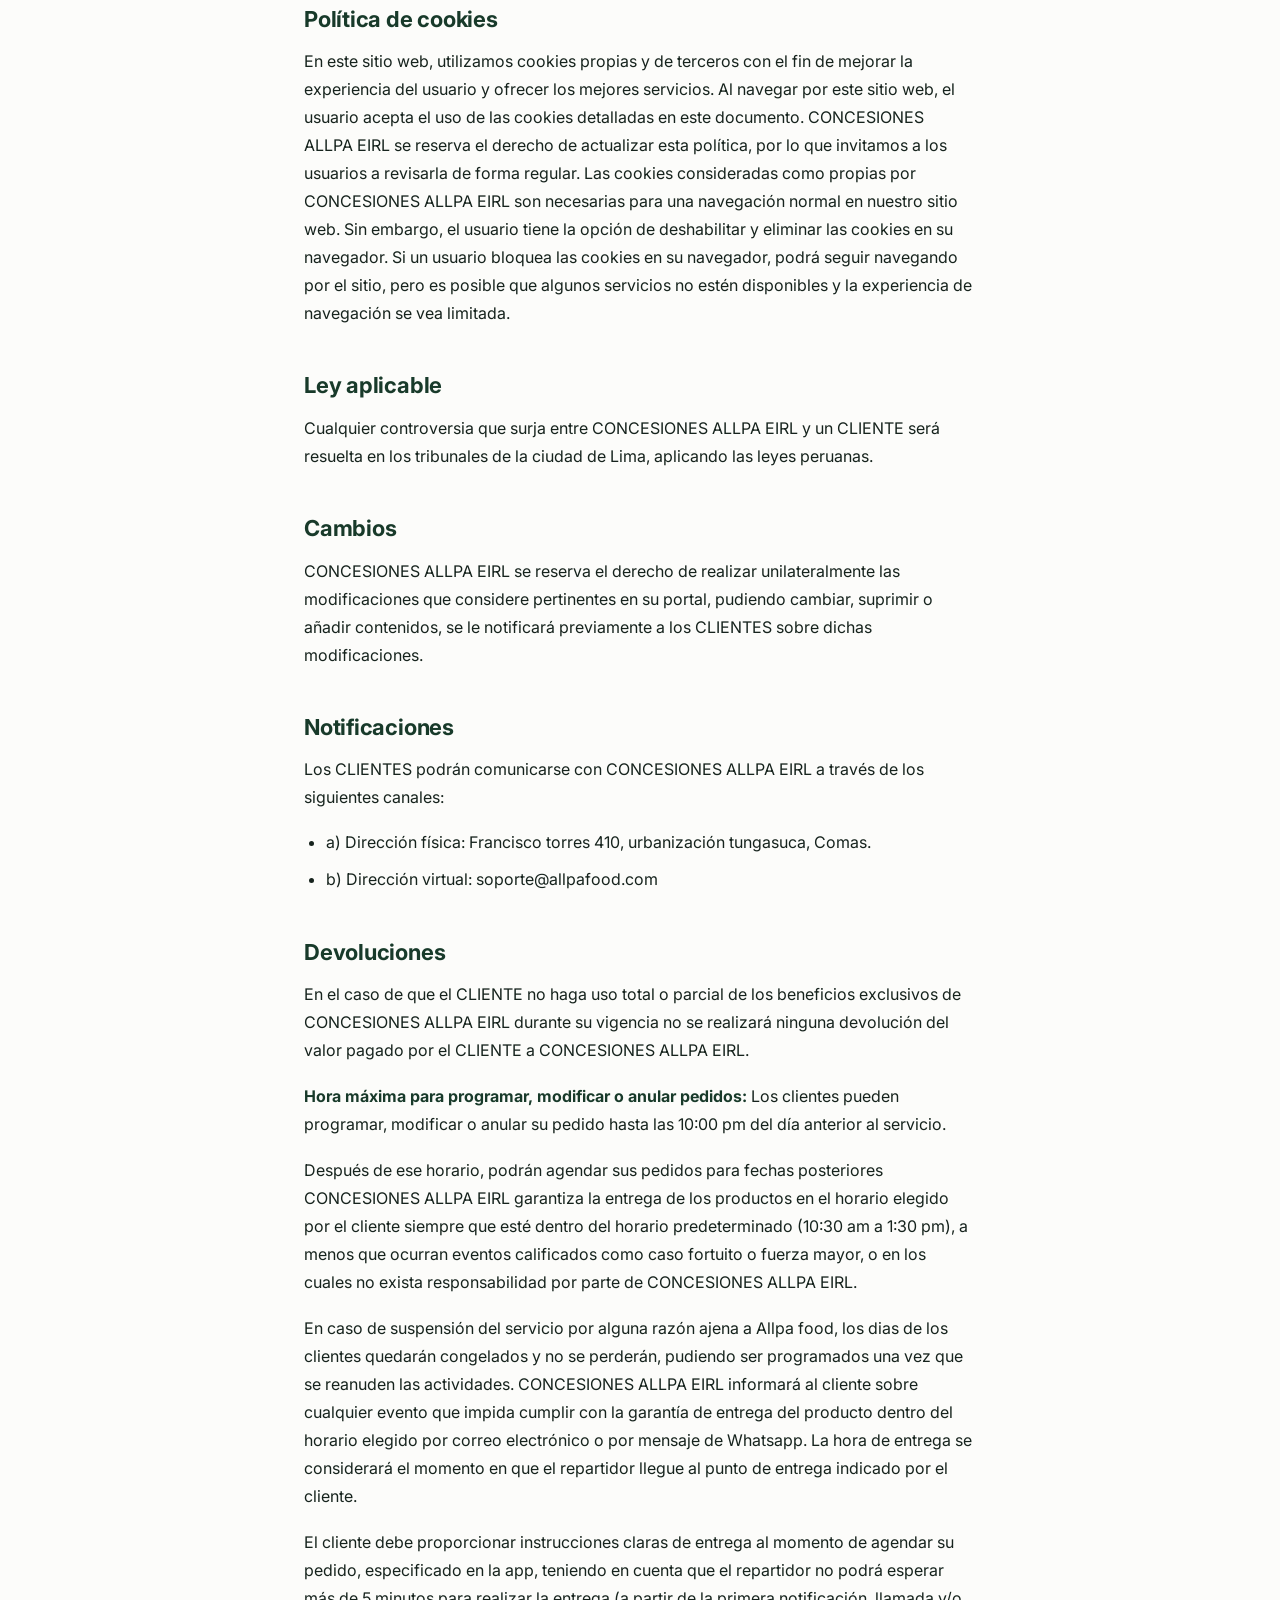
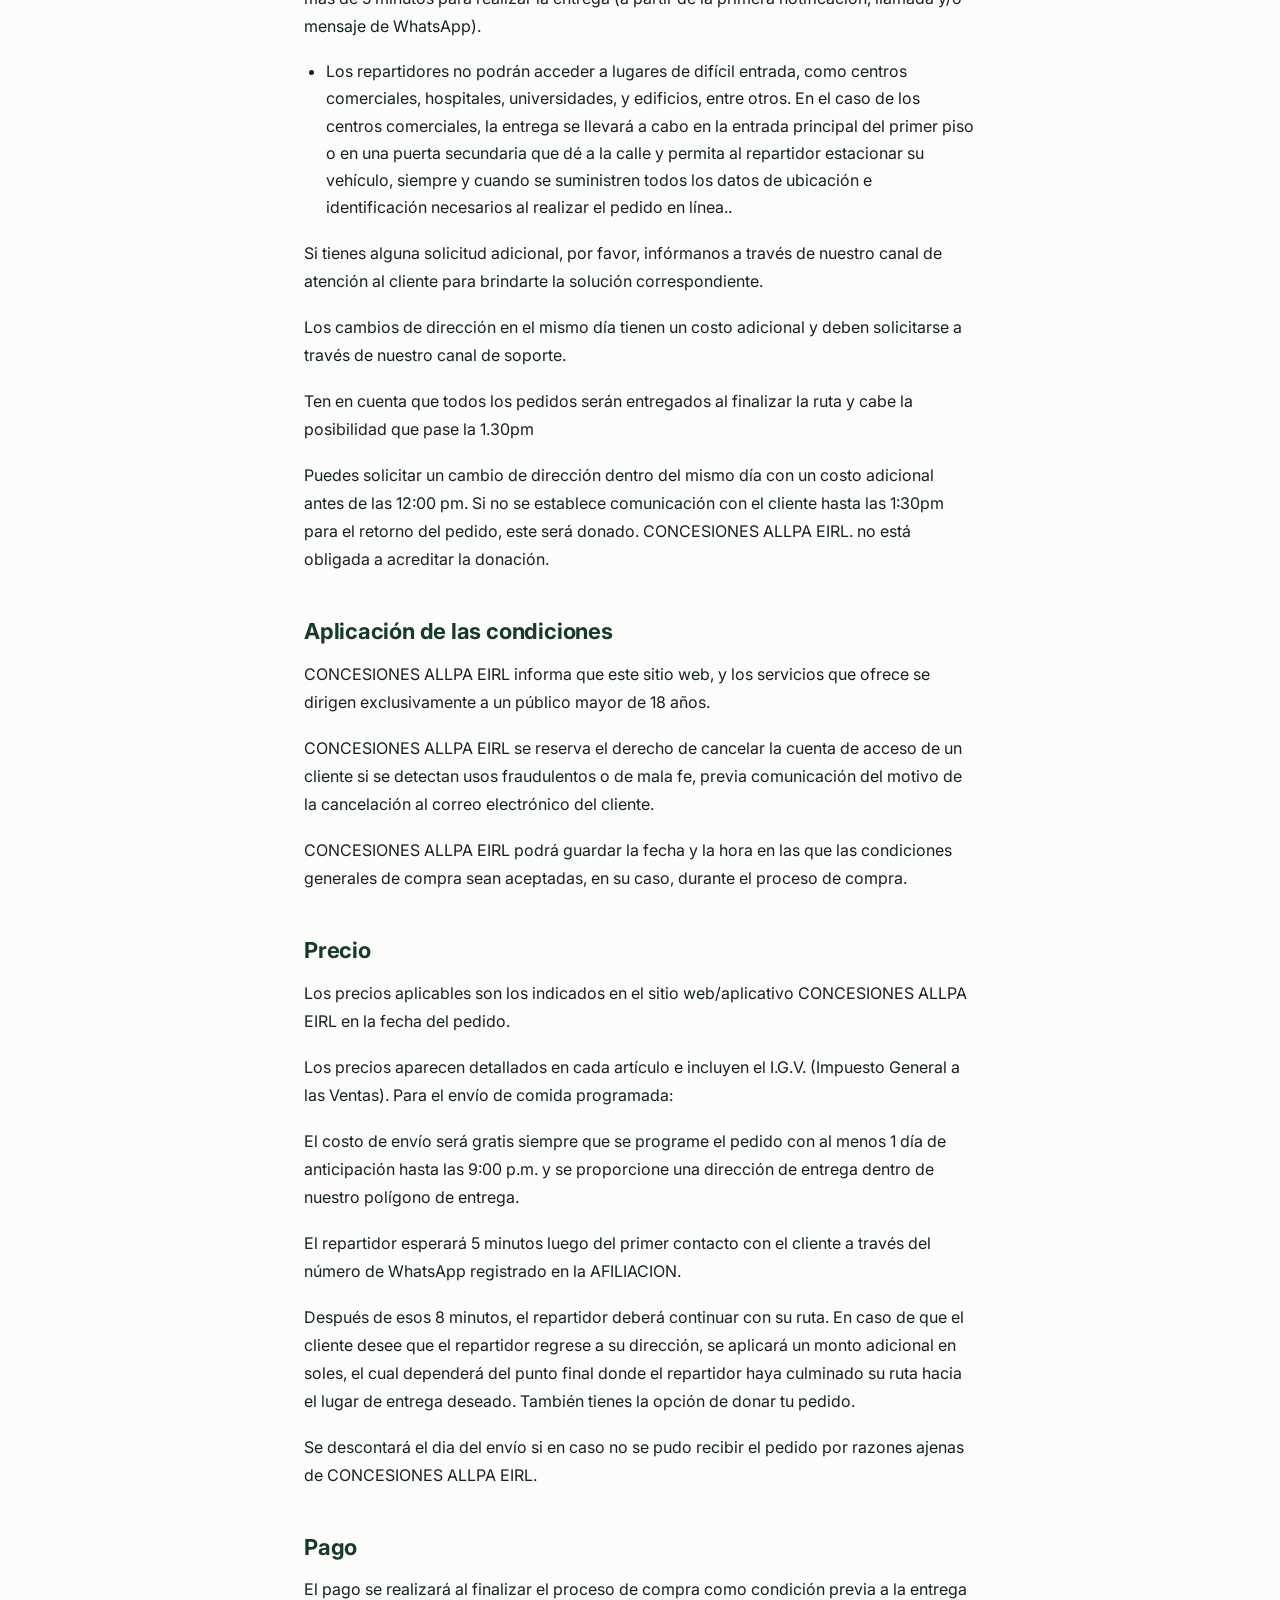
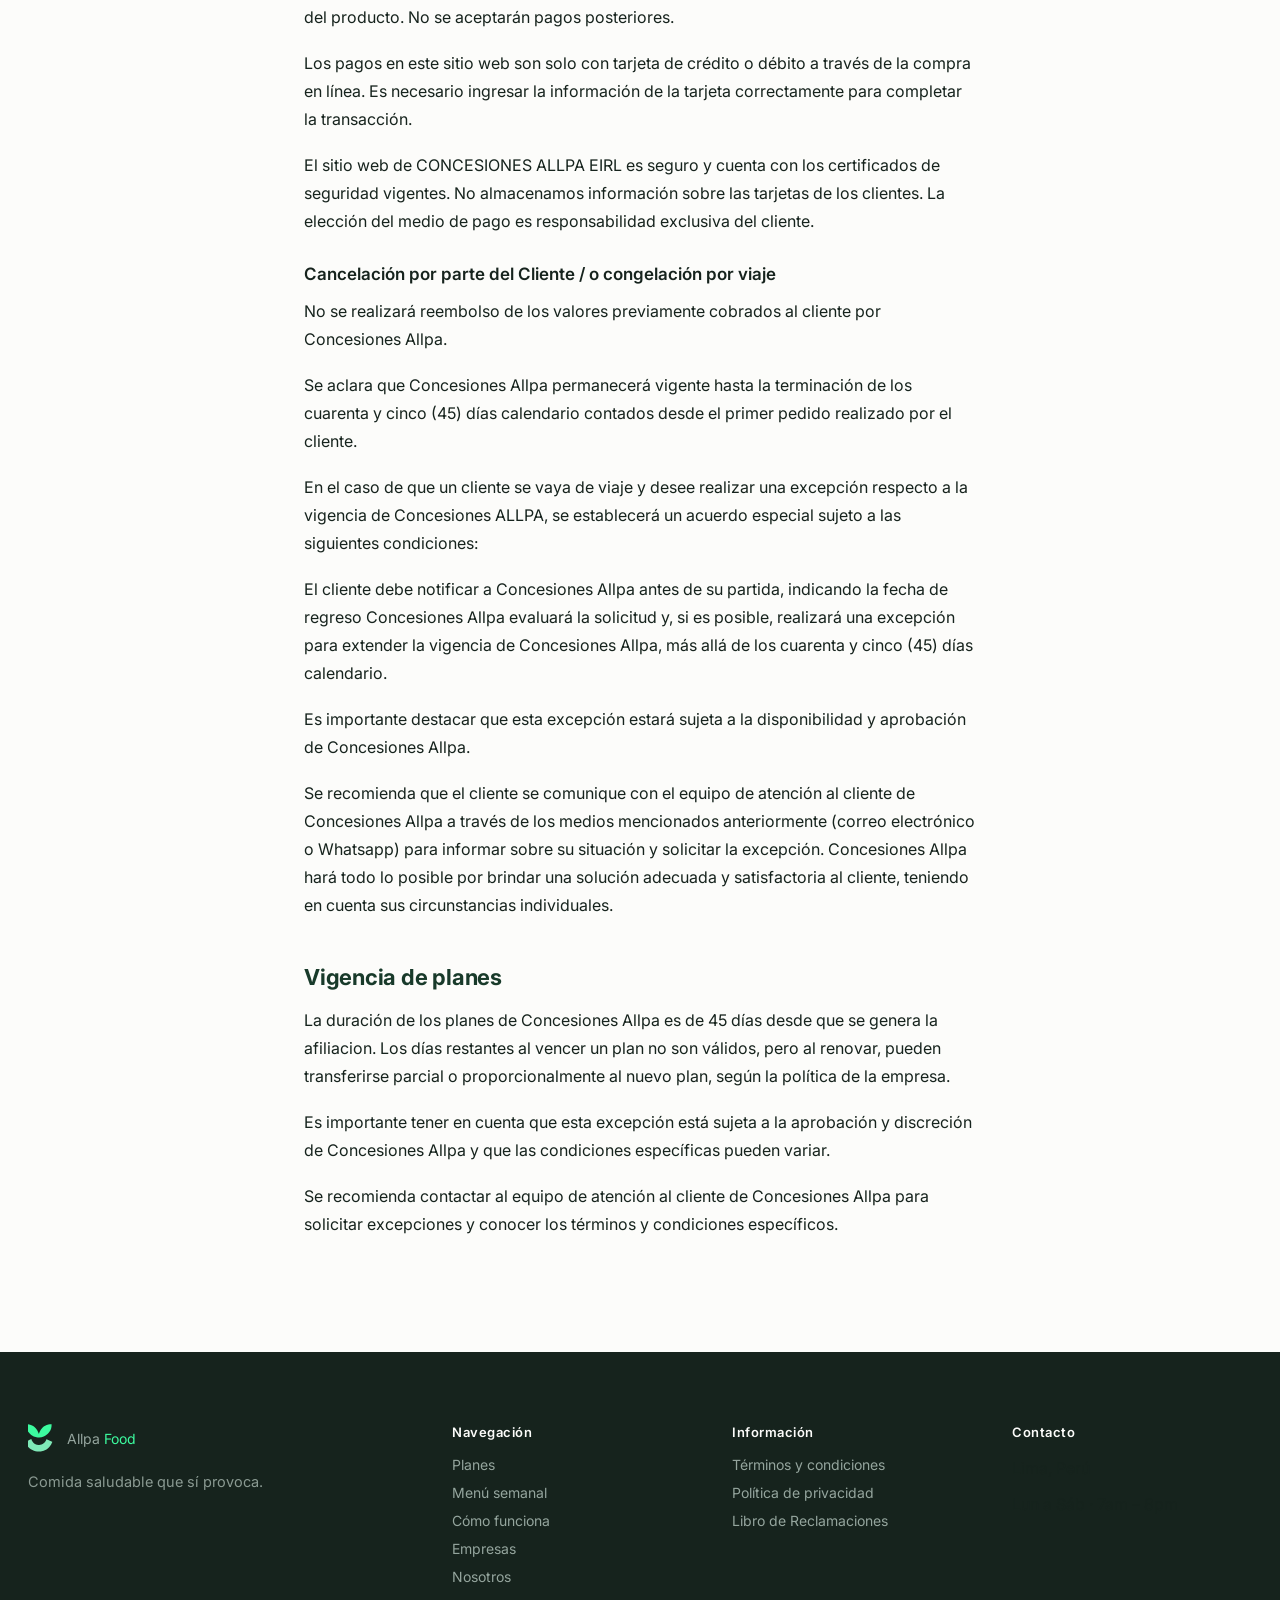
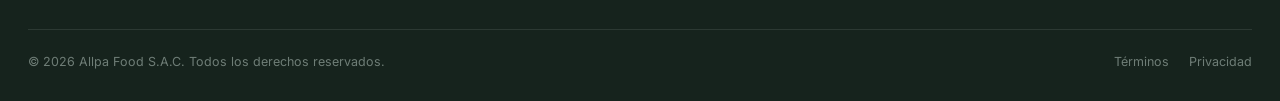
<file: terminos.html>
<!DOCTYPE html>
<html lang="es">
<head>
<meta charset="utf-8">
<meta name="viewport" content="width=device-width, initial-scale=1">
<title>Términos y Condiciones — Allpa Food</title>
<meta name="description" content="Términos y condiciones de uso de Concesiones Allpa EIRL (Allpa Food).">
<link rel="preconnect" href="https://fonts.googleapis.com">
<link rel="preconnect" href="https://fonts.gstatic.com" crossorigin>
<link href="https://fonts.googleapis.com/css2?family=Inter:wght@400;500;600;700;800&display=swap" rel="stylesheet">
<link rel="stylesheet" href="assets/legal.css">
</head>
<body>

<header class="legal-header">
  <div class="legal-header-inner">
    <a href="index.html" class="legal-logo">
      <svg width="26" height="27" viewBox="690 240 800 820" aria-hidden="true">
        <path fill="#3CFB9F" d="M999.82,520.51c7-18.83,13.43-37.77,21.04-56.24,19.05-46.24,45.26-87.86,80.95-123.25,47.89-47.48,104.91-77.96,170.7-92.39,28.78-6.31,57.86-9.34,87.31-9.2,3.13.01,4.56.77,4.61,4.1.75,42.75-2.46,85.03-15.18,126.13-12.8,41.35-34.09,78.1-61.5,111.35-40.47,49.09-89.09,87.55-148.12,112.19-41.7,17.41-85.13,26.12-130.33,26.25-25.34.07-50.61-.42-75.66-4.87-55.63-9.88-105.96-31.98-150.94-66.02-48.28-36.54-87.3-81.06-114.48-135.49-16.71-33.46-26.68-68.91-29.77-106.11-1.72-20.75-1.79-41.63-2.77-62.44-.19-4.09,1.26-5.11,5.22-5.12,58.75-.14,114.87,11.62,167.8,37.32,36.01,17.49,67.5,41.3,95.27,70.1,42.48,44.05,69.88,96.82,89.25,154.24,2.17,6.44,4.29,12.9,6.44,19.35.03.08.23.11.17.08Z"></path>
        <path fill="#183a2a" d="M783.7,667.76c18.9,58.43,51.25,106.26,104.51,137.62,35.88,21.13,74.74,32.06,116.92,30.91,50.01-1.37,94.27-18.09,132.85-49.09,38.6-31,63.49-71.66,78.14-119.26,1.38.55,2.63.96,3.82,1.52,53.32,25.02,106.64,50.04,159.96,75.07,5.74,2.69,5.82,2.74,3.69,9.02-17.07,50.13-43.09,95.15-78.38,134.59-25.6,28.6-54.43,53.53-87.04,74.08-50.3,31.69-104.74,51.79-163.74,58.94-83.08,10.07-162.76-1.51-237.97-39.3-30.45-15.3-58.49-34.27-84.18-56.71-40.49-35.39-73.21-76.81-96.51-125.33-7.26-15.11-13.07-30.93-19.27-46.54-2.35-5.91-2-6.08,3.86-8.83,44.39-20.83,88.79-41.65,133.18-62.48,9.92-4.66,19.84-9.34,30.18-14.2Z"></path>
      </svg>
      <span>Allpa <span class="accent">Food</span></span>
    </a>
    <a href="index.html" class="legal-back">← <span>Volver al inicio</span></a>
  </div>
</header>

<main class="legal-main">
  <span class="legal-eyebrow">LEGAL</span>
  <h1 class="legal-title">Términos y condiciones ALLPA FOOD</h1>

  <p class="legal-intro">¡Bienvenido/a a los términos y condiciones de uso de CONCESIONES ALLPA EIRL! Estas normas rigen el acceso, la navegación, el uso y la contratación de servicios en nuestra plataforma. Al usar este sitio web y participar en sus servicios y actividades, ya sean gratuitos o de pago, usted acepta ser considerado/a un CLIENTE y se compromete a cumplir estrictamente con las disposiciones detalladas a continuación:</p>

  <h2>Condiciones de uso del sitio web</h2>
  <p>El presente documento tiene como objetivo regular la relación entre CONCESIONES ALLPA EIRL y los CLIENTES que acceden, navegan y contratan servicios a través de este canal. CONCESIONES ALLPA EIRL brinda acceso libre y gratuito a información comercial variada sobre sus servicios, a la cual los CLIENTES pueden acceder.</p>
  <p>Como CLIENTE, usted asume la responsabilidad del uso adecuado del portal de acuerdo con la ley y las presentes condiciones.</p>
  <p>Esta responsabilidad también se extiende al registro necesario para acceder a ciertos servicios y contenidos ofrecidos. Al completar el formulario de registro, usted garantiza la autenticidad y actualidad de los datos proporcionados, comprometiéndose a no proporcionar información falsa. Además, deberá crear una contraseña y conservarla diligentemente, sin compartirla con terceros.</p>
  <p>Usted será el único responsable de las acciones u operaciones realizadas con la cuenta creada y de los perjuicios que pueda causar a CONCESIONES ALLPA EIRL o a terceros.</p>
  <p>Como CLIENTE, usted asume la responsabilidad de utilizar adecuadamente este sitio web de acuerdo con las normas vigentes y las condiciones establecidas. Usted se compromete expresamente a hacer un uso adecuado de los contenidos y servicios ofrecidos por CONCESIONES ALLPA EIRL. En este sentido, no podrá:</p>
  <ul>
    <li>Difundir contenidos delictivos, violentos, denigrantes, pornográficos, racistas, xenófobos, sexistas, ofensivos o que hagan apología del terrorismo, o que en general sean contrarios a la ley.</li>
    <li>Introducir intencionalmente virus informáticos o llevar a cabo acciones que puedan alterar, interrumpir o causar daños en el sitio web, así como obstaculizar el acceso de otros usuarios al mismo.</li>
    <li>Suplantar la identidad de otro CLIENTE.</li>
    <li>Reproducir, copiar, poner a disposición o de cualquier otra forma utilizar los contenidos sin autorización expresa de CONCESIONES ALLPA EIRL.</li>
  </ul>
  <p>CONCESIONES ALLPA EIRL no se hace responsable de ningún daño o pérdida derivada de ataques de denegación de servicio, virus u otros programas o materia</p>

  <h2>Protección de datos personales</h2>
  <p>El tratamiento de sus datos personales en el portal se rige por nuestra Política de Privacidad, donde encontrará información detallada sobre cómo se manejan sus datos.</p>

  <h2>Política de cookies</h2>
  <p>En este sitio web, utilizamos cookies propias y de terceros con el fin de mejorar la experiencia del usuario y ofrecer los mejores servicios. Al navegar por este sitio web, el usuario acepta el uso de las cookies detalladas en este documento. CONCESIONES ALLPA EIRL se reserva el derecho de actualizar esta política, por lo que invitamos a los usuarios a revisarla de forma regular. Las cookies consideradas como propias por CONCESIONES ALLPA EIRL son necesarias para una navegación normal en nuestro sitio web. Sin embargo, el usuario tiene la opción de deshabilitar y eliminar las cookies en su navegador. Si un usuario bloquea las cookies en su navegador, podrá seguir navegando por el sitio, pero es posible que algunos servicios no estén disponibles y la experiencia de navegación se vea limitada.</p>

  <h2>Ley aplicable</h2>
  <p>Cualquier controversia que surja entre CONCESIONES ALLPA EIRL y un CLIENTE será resuelta en los tribunales de la ciudad de Lima, aplicando las leyes peruanas.</p>

  <h2>Cambios</h2>
  <p>CONCESIONES ALLPA EIRL se reserva el derecho de realizar unilateralmente las modificaciones que considere pertinentes en su portal, pudiendo cambiar, suprimir o añadir contenidos, se le notificará previamente a los CLIENTES sobre dichas modificaciones.</p>

  <h2>Notificaciones</h2>
  <p>Los CLIENTES podrán comunicarse con CONCESIONES ALLPA EIRL a través de los siguientes canales:</p>
  <ul>
    <li>a) Dirección física: Francisco torres 410, urbanización tungasuca, Comas.</li>
    <li>b) Dirección virtual: soporte@allpafood.com</li>
  </ul>

  <h2>Devoluciones</h2>
  <p>En el caso de que el CLIENTE no haga uso total o parcial de los beneficios exclusivos de CONCESIONES ALLPA EIRL durante su vigencia no se realizará ninguna devolución del valor pagado por el CLIENTE a CONCESIONES ALLPA EIRL.</p>
  <p><strong>Hora máxima para programar, modificar o anular pedidos:</strong> Los clientes pueden programar, modificar o anular su pedido hasta las 10:00 pm del día anterior al servicio.</p>
  <p>Después de ese horario, podrán agendar sus pedidos para fechas posteriores CONCESIONES ALLPA EIRL garantiza la entrega de los productos en el horario elegido por el cliente siempre que esté dentro del horario predeterminado (10:30 am a 1:30 pm), a menos que ocurran eventos calificados como caso fortuito o fuerza mayor, o en los cuales no exista responsabilidad por parte de CONCESIONES ALLPA EIRL.</p>
  <p>En caso de suspensión del servicio por alguna razón ajena a Allpa food, los dias de los clientes quedarán congelados y no se perderán, pudiendo ser programados una vez que se reanuden las actividades. CONCESIONES ALLPA EIRL informará al cliente sobre cualquier evento que impida cumplir con la garantía de entrega del producto dentro del horario elegido por correo electrónico o por mensaje de Whatsapp. La hora de entrega se considerará el momento en que el repartidor llegue al punto de entrega indicado por el cliente.</p>
  <p>El cliente debe proporcionar instrucciones claras de entrega al momento de agendar su pedido, especificado en la app, teniendo en cuenta que el repartidor no podrá esperar más de 5 minutos para realizar la entrega (a partir de la primera notificación, llamada y/o mensaje de WhatsApp).</p>
  <ul>
    <li>Los repartidores no podrán acceder a lugares de difícil entrada, como centros comerciales, hospitales, universidades, y edificios, entre otros. En el caso de los centros comerciales, la entrega se llevará a cabo en la entrada principal del primer piso o en una puerta secundaria que dé a la calle y permita al repartidor estacionar su vehículo, siempre y cuando se suministren todos los datos de ubicación e identificación necesarios al realizar el pedido en línea..</li>
  </ul>
  <p>Si tienes alguna solicitud adicional, por favor, infórmanos a través de nuestro canal de atención al cliente para brindarte la solución correspondiente.</p>
  <p>Los cambios de dirección en el mismo día tienen un costo adicional y deben solicitarse a través de nuestro canal de soporte.</p>
  <p>Ten en cuenta que todos los pedidos serán entregados al finalizar la ruta y cabe la posibilidad que pase la 1.30pm</p>
  <p>Puedes solicitar un cambio de dirección dentro del mismo día con un costo adicional antes de las 12:00 pm. Si no se establece comunicación con el cliente hasta las 1:30pm para el retorno del pedido, este será donado. CONCESIONES ALLPA EIRL. no está obligada a acreditar la donación.</p>

  <h2>Aplicación de las condiciones</h2>
  <p>CONCESIONES ALLPA EIRL informa que este sitio web, y los servicios que ofrece se dirigen exclusivamente a un público mayor de 18 años.</p>
  <p>CONCESIONES ALLPA EIRL se reserva el derecho de cancelar la cuenta de acceso de un cliente si se detectan usos fraudulentos o de mala fe, previa comunicación del motivo de la cancelación al correo electrónico del cliente.</p>
  <p>CONCESIONES ALLPA EIRL podrá guardar la fecha y la hora en las que las condiciones generales de compra sean aceptadas, en su caso, durante el proceso de compra.</p>

  <h2>Precio</h2>
  <p>Los precios aplicables son los indicados en el sitio web/aplicativo CONCESIONES ALLPA EIRL en la fecha del pedido.</p>
  <p>Los precios aparecen detallados en cada artículo e incluyen el I.G.V. (Impuesto General a las Ventas). Para el envío de comida programada:</p>
  <p>El costo de envío será gratis siempre que se programe el pedido con al menos 1 día de anticipación hasta las 9:00 p.m. y se proporcione una dirección de entrega dentro de nuestro polígono de entrega.</p>
  <p>El repartidor esperará 5 minutos luego del primer contacto con el cliente a través del número de WhatsApp registrado en la AFILIACION.</p>
  <p>Después de esos 8 minutos, el repartidor deberá continuar con su ruta. En caso de que el cliente desee que el repartidor regrese a su dirección, se aplicará un monto adicional en soles, el cual dependerá del punto final donde el repartidor haya culminado su ruta hacia el lugar de entrega deseado. También tienes la opción de donar tu pedido.</p>
  <p>Se descontará el dia del envío si en caso no se pudo recibir el pedido por razones ajenas de CONCESIONES ALLPA EIRL.</p>

  <h2>Pago</h2>
  <p>El pago se realizará al finalizar el proceso de compra como condición previa a la entrega del producto. No se aceptarán pagos posteriores.</p>
  <p>Los pagos en este sitio web son solo con tarjeta de crédito o débito a través de la compra en línea. Es necesario ingresar la información de la tarjeta correctamente para completar la transacción.</p>
  <p>El sitio web de CONCESIONES ALLPA EIRL es seguro y cuenta con los certificados de seguridad vigentes. No almacenamos información sobre las tarjetas de los clientes. La elección del medio de pago es responsabilidad exclusiva del cliente.</p>

  <h3>Cancelación por parte del Cliente / o congelación por viaje</h3>
  <p>No se realizará reembolso de los valores previamente cobrados al cliente por Concesiones Allpa.</p>
  <p>Se aclara que Concesiones Allpa permanecerá vigente hasta la terminación de los cuarenta y cinco (45) días calendario contados desde el primer pedido realizado por el cliente.</p>
  <p>En el caso de que un cliente se vaya de viaje y desee realizar una excepción respecto a la vigencia de Concesiones ALLPA, se establecerá un acuerdo especial sujeto a las siguientes condiciones:</p>
  <p>El cliente debe notificar a Concesiones Allpa antes de su partida, indicando la fecha de regreso Concesiones Allpa evaluará la solicitud y, si es posible, realizará una excepción para extender la vigencia de Concesiones Allpa, más allá de los cuarenta y cinco (45) días calendario.</p>
  <p>Es importante destacar que esta excepción estará sujeta a la disponibilidad y aprobación de Concesiones Allpa.</p>
  <p>Se recomienda que el cliente se comunique con el equipo de atención al cliente de Concesiones Allpa a través de los medios mencionados anteriormente (correo electrónico o Whatsapp) para informar sobre su situación y solicitar la excepción. Concesiones Allpa hará todo lo posible por brindar una solución adecuada y satisfactoria al cliente, teniendo en cuenta sus circunstancias individuales.</p>

  <h2>Vigencia de planes</h2>
  <p>La duración de los planes de Concesiones Allpa es de 45 días desde que se genera la afiliacion. Los días restantes al vencer un plan no son válidos, pero al renovar, pueden transferirse parcial o proporcionalmente al nuevo plan, según la política de la empresa.</p>
  <p>Es importante tener en cuenta que esta excepción está sujeta a la aprobación y discreción de Concesiones Allpa y que las condiciones específicas pueden variar.</p>
  <p>Se recomienda contactar al equipo de atención al cliente de Concesiones Allpa para solicitar excepciones y conocer los términos y condiciones específicos.</p>
</main>

<footer class="legal-footer">
  <div class="legal-footer-inner">
    <div class="legal-footer-grid">
      <div>
        <a href="index.html" class="legal-footer-brand">
          <svg width="28" height="29" viewBox="690 240 800 820" aria-hidden="true">
            <path fill="#3CFB9F" d="M999.82,520.51c7-18.83,13.43-37.77,21.04-56.24,19.05-46.24,45.26-87.86,80.95-123.25,47.89-47.48,104.91-77.96,170.7-92.39,28.78-6.31,57.86-9.34,87.31-9.2,3.13.01,4.56.77,4.61,4.1.75,42.75-2.46,85.03-15.18,126.13-12.8,41.35-34.09,78.1-61.5,111.35-40.47,49.09-89.09,87.55-148.12,112.19-41.7,17.41-85.13,26.12-130.33,26.25-25.34.07-50.61-.42-75.66-4.87-55.63-9.88-105.96-31.98-150.94-66.02-48.28-36.54-87.3-81.06-114.48-135.49-16.71-33.46-26.68-68.91-29.77-106.11-1.72-20.75-1.79-41.63-2.77-62.44-.19-4.09,1.26-5.11,5.22-5.12,58.75-.14,114.87,11.62,167.8,37.32,36.01,17.49,67.5,41.3,95.27,70.1,42.48,44.05,69.88,96.82,89.25,154.24,2.17,6.44,4.29,12.9,6.44,19.35.03.08.23.11.17.08Z"></path>
            <path fill="#7fe9b8" d="M783.7,667.76c18.9,58.43,51.25,106.26,104.51,137.62,35.88,21.13,74.74,32.06,116.92,30.91,50.01-1.37,94.27-18.09,132.85-49.09,38.6-31,63.49-71.66,78.14-119.26,1.38.55,2.63.96,3.82,1.52,53.32,25.02,106.64,50.04,159.96,75.07,5.74,2.69,5.82,2.74,3.69,9.02-17.07,50.13-43.09,95.15-78.38,134.59-25.6,28.6-54.43,53.53-87.04,74.08-50.3,31.69-104.75,51.79-163.74,58.94-83.08,10.07-162.76-1.51-237.97-39.3-30.45-15.3-58.49-34.27-84.18-56.71-40.49-35.39-73.21-76.81-96.51-125.33-7.26-15.11-13.07-30.93-19.27-46.54-2.35-5.91-2-6.08,3.86-8.83,44.39-20.83,88.79-41.65,133.18-62.48,9.92-4.66,19.84-9.34,30.18-14.2Z"></path>
          </svg>
          <span>Allpa <span class="accent">Food</span></span>
        </a>
        <p class="legal-footer-tagline">Comida saludable que sí provoca.</p>
      </div>
      <div>
        <h4>Navegación</h4>
        <div class="legal-footer-links">
          <a href="index.html#planes">Planes</a>
          <a href="index.html#menu">Menú semanal</a>
          <a href="index.html#como">Cómo funciona</a>
          <a href="index.html#empresas">Empresas</a>
          <a href="index.html#nosotros">Nosotros</a>
        </div>
      </div>
      <div>
        <h4>Información</h4>
        <div class="legal-footer-links">
          <a href="terminos.html">Términos y condiciones</a>
          <a href="privacidad.html">Política de privacidad</a>
          <a href="reclamaciones.html">Libro de Reclamaciones</a>
        </div>
      </div>
      <div>
        <h4>Contacto</h4>
        <div class="legal-footer-links">
          <span>Lima, Perú</span>
          <span>Lun a Sáb · 7am – 8pm</span>
        </div>
      </div>
    </div>
    <div class="legal-footer-bottom">
      <span>© 2026 Allpa Food S.A.C. Todos los derechos reservados.</span>
      <div class="legal-footer-bottom-links">
        <a href="terminos.html">Términos</a>
        <a href="privacidad.html">Privacidad</a>
      </div>
    </div>
  </div>
</footer>

</body>
</html>
</file>
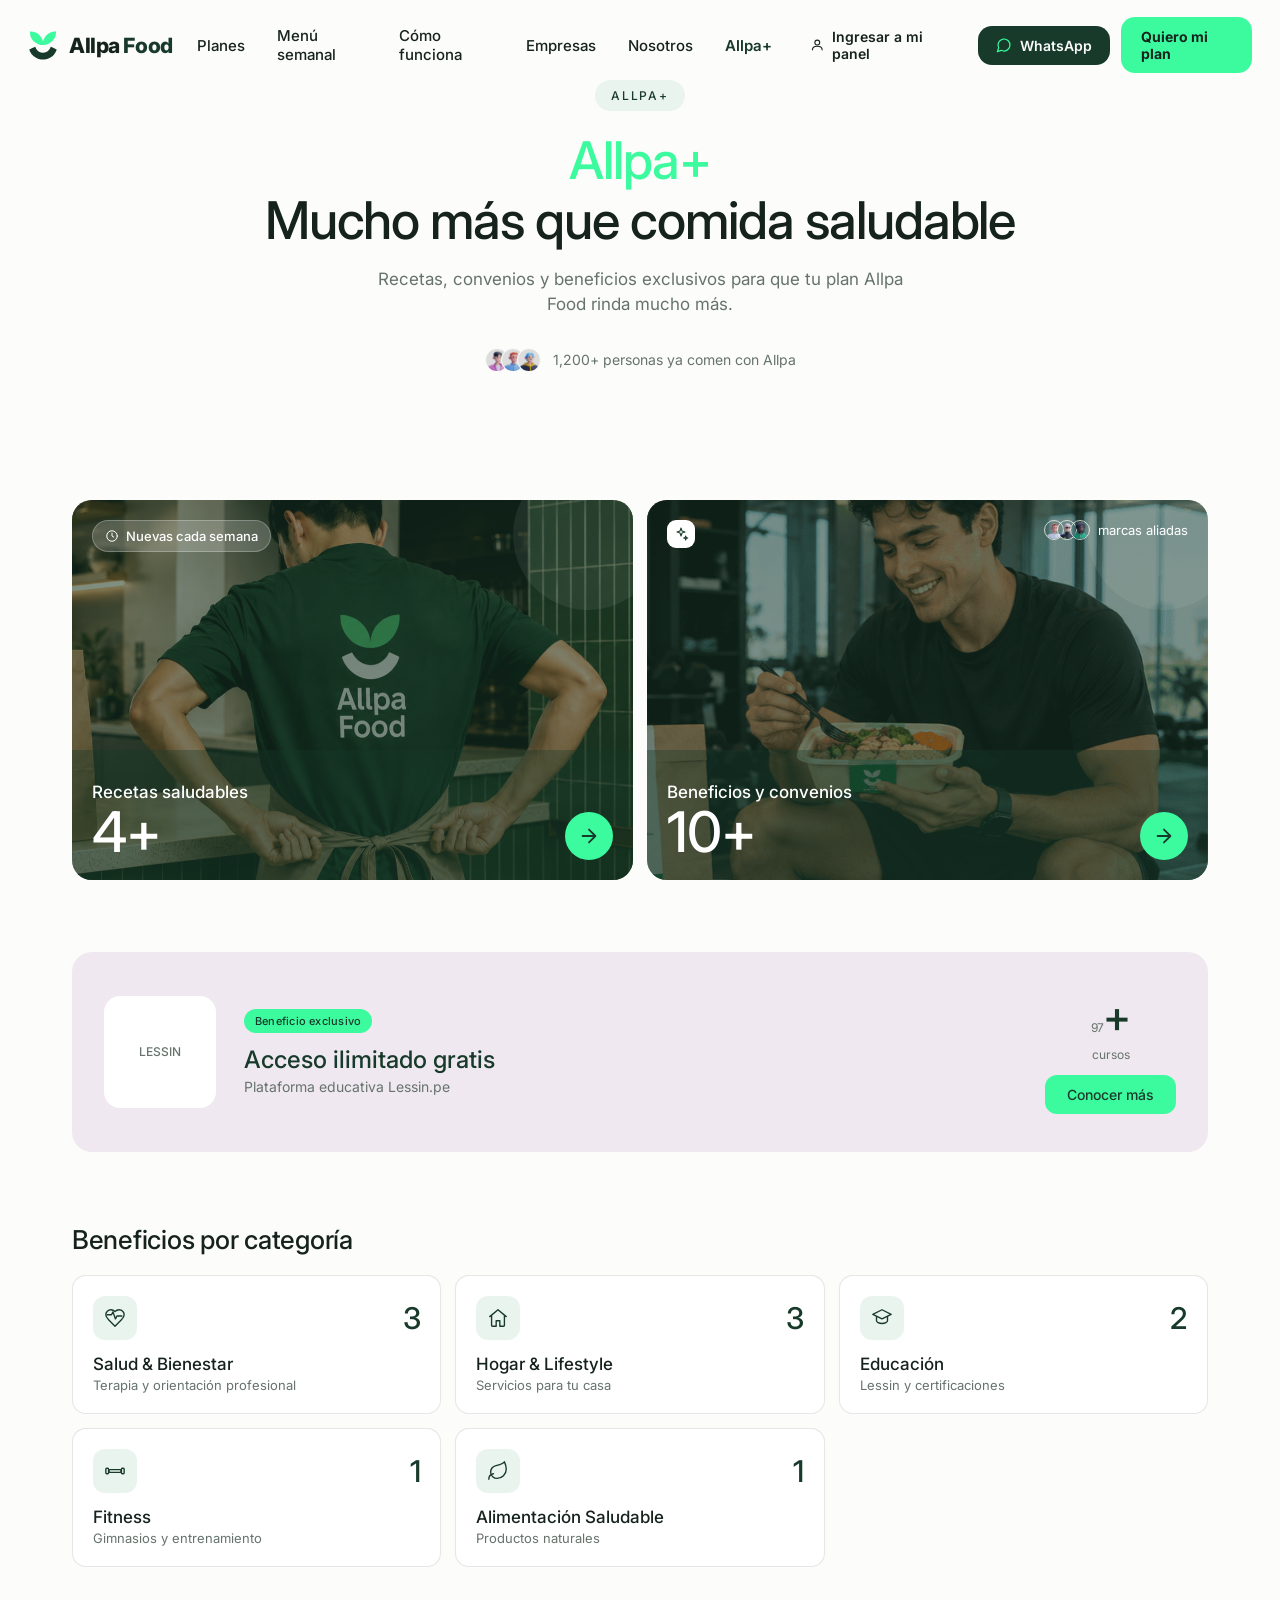
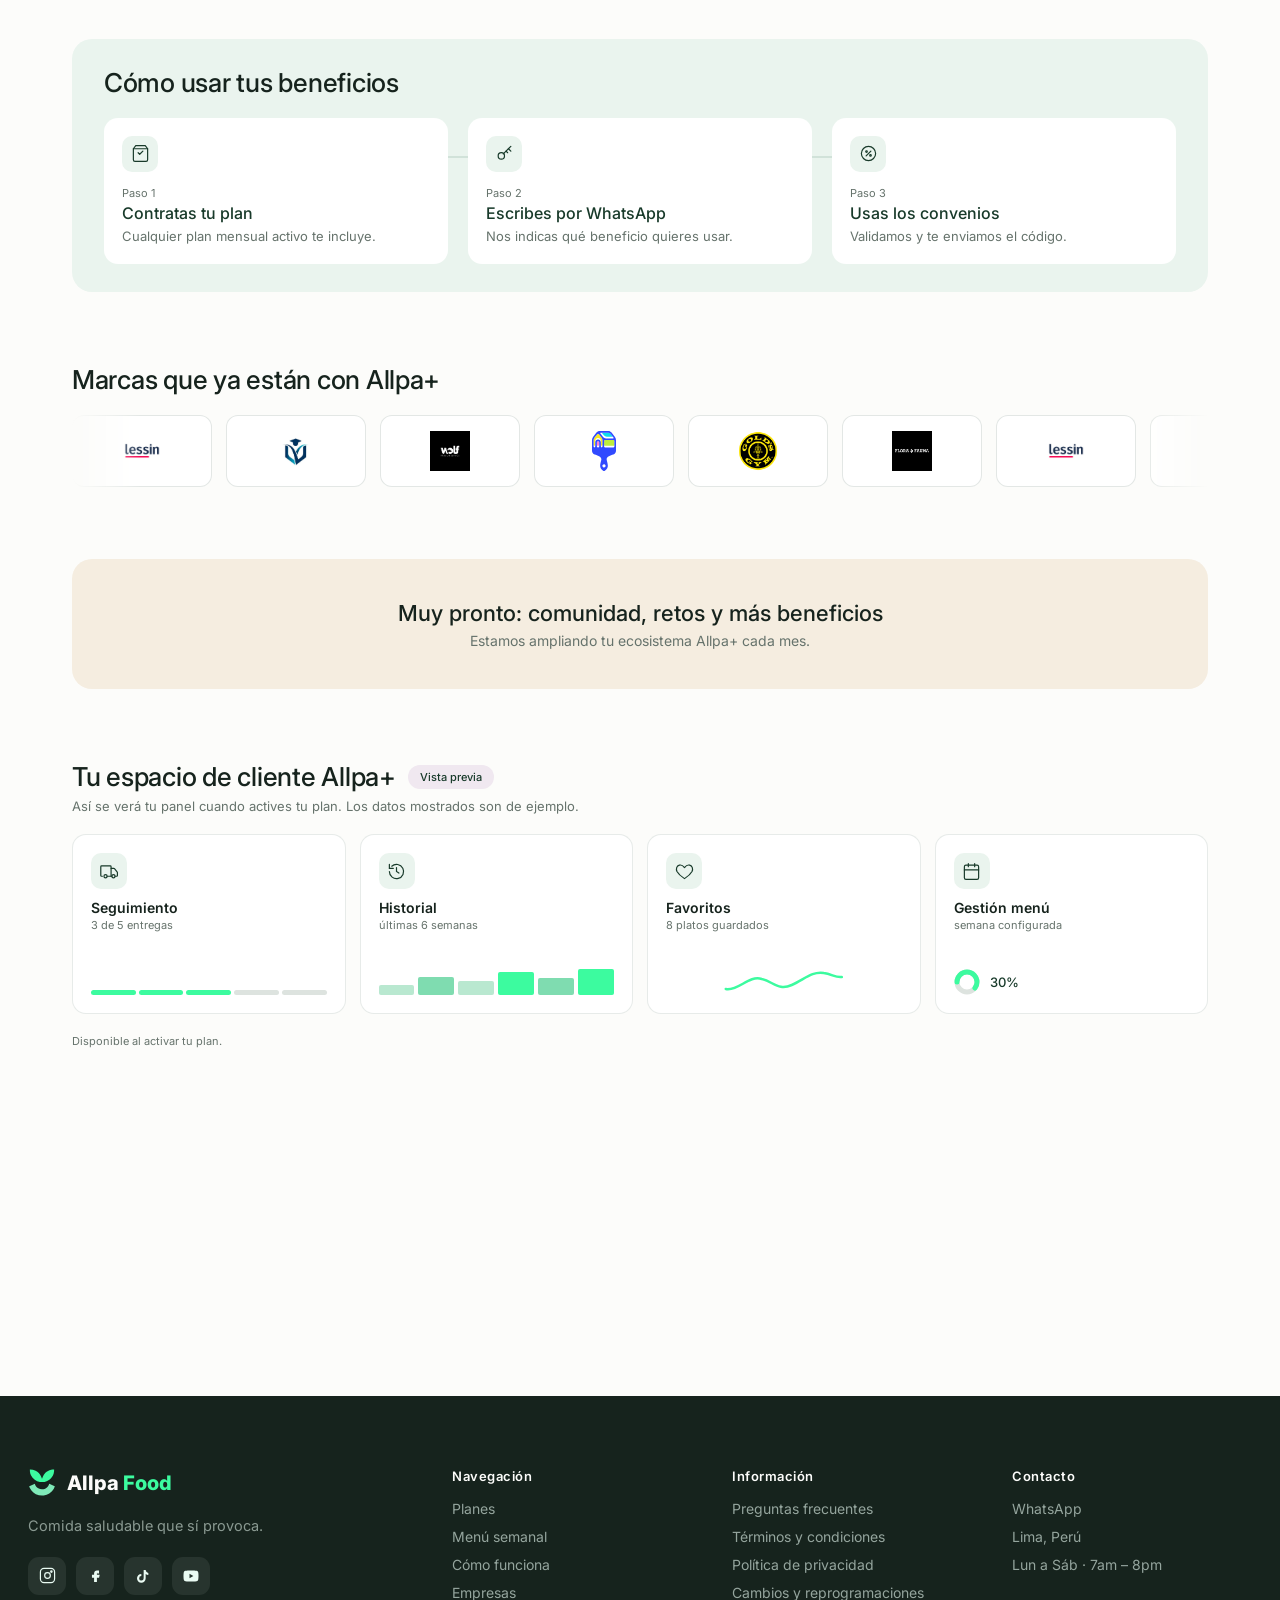
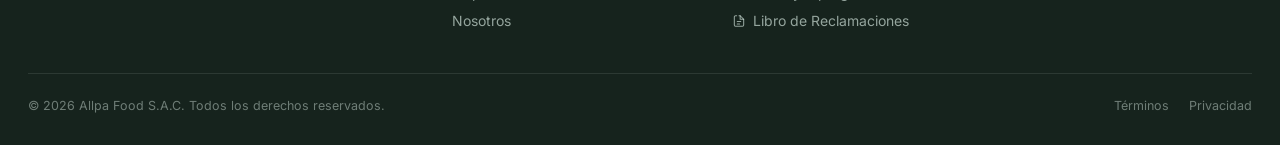
<file: Landing/allpaplus.html>
<!DOCTYPE html>
<html lang="es">
<head>
<meta charset="utf-8">
<meta name="viewport" content="width=device-width, initial-scale=1">
<title>Allpa+ | Beneficios y recetas para clientes Allpa Food</title>
<meta name="description" content="Con Allpa+ accedes a recetas nuevas cada semana, convenios y descuentos exclusivos, y acceso ilimitado a Lessin.pe: un beneficio más para clientes Allpa Food.">
<link rel="canonical" href="https://allpafood.com/allpaplus">
<meta property="og:type" content="website">
<meta property="og:title" content="Allpa+ | Beneficios y recetas para clientes Allpa Food">
<meta property="og:description" content="Con Allpa+ accedes a recetas nuevas cada semana, convenios y descuentos exclusivos, y acceso ilimitado a Lessin.pe: un beneficio más para clientes Allpa Food.">
<meta property="og:url" content="https://allpafood.com/allpaplus">
<meta property="og:image" content="https://allpafood.com/assets/hero-influencer.png">
<meta name="twitter:card" content="summary_large_image">
<link rel="preconnect" href="https://fonts.googleapis.com">
<link rel="preconnect" href="https://fonts.gstatic.com" crossorigin>
<link href="https://fonts.googleapis.com/css2?family=Inter:wght@400;500&display=swap" rel="stylesheet">
<link rel="stylesheet" href="assets/allpaplus.css">
<!-- Meta Pixel Code -->
<script>
!function(f,b,e,v,n,t,s)
{if(f.fbq)return;n=f.fbq=function(){n.callMethod?
n.callMethod.apply(n,arguments):n.queue.push(arguments)};
if(!f._fbq)f._fbq=n;n.push=n;n.loaded=!0;n.version='2.0';
n.queue=[];t=b.createElement(e);t.async=!0;
t.src=v;s=b.getElementsByTagName(e)[0];
s.parentNode.insertBefore(t,s)}(window, document,'script',
'https://connect.facebook.net/en_US/fbevents.js');
fbq('init', '1422626848635569');
fbq('track', 'PageView');
fbq('track', 'ViewContent');

document.addEventListener('click', function(e) {
  var link = e.target.closest && e.target.closest('a[href*="wa.me"], a[href*="whatsapp.com"], a[href*="api.whatsapp"]');
  if (link) fbq('track', 'Contact');
}, true);
</script>
<noscript><img height="1" width="1" style="display:none"
  src="https://www.facebook.com/tr?id=1422626848635569&ev=PageView&noscript=1"
/></noscript>
<!-- End Meta Pixel Code -->
<link rel="icon" type="image/svg+xml" href="/favicon.svg">
</head>
<body>

<header class="site-header" id="site-header" style="position:fixed;top:0;left:0;right:0;z-index:200">
  <div style="max-width:1280px;margin:0 auto;padding:17px 28px;display:flex;align-items:center;justify-content:space-between;gap:24px">
    <a href="index.html" class="header-logo" style="display:flex;align-items:center;flex:none;overflow:visible">
      <svg viewBox="580 204 840 856" width="30" height="31" style="display: block; flex: none" aria-hidden="true"><path fill="#3CFB9F" d="M999.82,520.51c7-18.83,13.43-37.77,21.04-56.24,19.05-46.24,45.26-87.86,80.95-123.25,47.89-47.48,104.91-77.96,170.7-92.39,28.78-6.31,57.86-9.34,87.31-9.2,3.13.01,4.56.77,4.61,4.1.75,42.75-2.46,85.03-15.18,126.13-12.8,41.35-34.09,78.1-61.5,111.35-40.47,49.09-89.09,87.55-148.12,112.19-41.7,17.41-85.13,26.12-130.33,26.25-25.34.07-50.61-.42-75.66-4.87-55.63-9.88-105.96-31.98-150.94-66.02-48.28-36.54-87.3-81.06-114.48-135.49-16.71-33.46-26.68-68.91-29.77-106.11-1.72-20.75-1.79-41.63-2.77-62.44-.19-4.09,1.26-5.11,5.22-5.12,58.75-.14,114.87,11.62,167.8,37.32,36.01,17.49,67.5,41.3,95.27,70.1,42.48,44.05,69.88,96.82,89.25,154.24,2.17,6.44,4.29,12.9,6.44,19.35.03.08.23.11.17.08Z"></path><path fill="#183A2A" d="M783.7,667.76c18.9,58.43,51.25,106.26,104.51,137.62,35.88,21.13,74.74,32.06,116.92,30.91,50.01-1.37,94.27-18.09,132.85-49.09,38.6-31,63.49-71.66,78.14-119.26,1.38.55,2.63.96,3.82,1.52,53.32,25.02,106.64,50.04,159.96,75.07,5.74,2.69,5.82,2.74,3.69,9.02-17.07,50.13-43.09,95.15-78.38,134.59-25.6,28.6-54.43,53.53-87.04,74.08-50.3,31.69-104.75,51.79-163.74,58.94-83.08,10.07-162.76-1.51-237.97-39.3-30.45-15.3-58.49-34.27-84.18-56.71-40.49-35.39-73.21-76.81-96.51-125.33-7.26-15.11-13.07-30.93-19.27-46.54-2.35-5.91-2-6.08,3.86-8.83,44.39-20.83,88.79-41.65,133.18-62.48,9.92-4.66,19.84-9.34,30.18-14.2Z"></path></svg>
      <span class="header-logo-text" style="font:800 21px Inter;letter-spacing:-.02em;color:#16231D;white-space:nowrap;overflow:hidden;max-width:160px;margin-left:11px;opacity:1">Allpa <span style="color:#183A2A">Food</span></span>
    </a>
    <nav class="header-nav-desktop" style="display: flex; gap: 32px; align-items: center">
      <a href="index.html#planes" style="font:500 15px Inter;color:#16231D">Planes</a>
      <a href="index.html#menu" style="font:500 15px Inter;color:#16231D">Menú semanal</a>
      <a href="index.html#como" style="font:500 15px Inter;color:#16231D">Cómo funciona</a>
      <a href="index.html#empresas" style="font:500 15px Inter;color:#16231D">Empresas</a>
      <a href="index.html#nosotros" style="font:500 15px Inter;color:#16231D">Nosotros</a>
      <a href="allpaplus.html" style="font:600 15px Inter;color:#183A2A">Allpa+</a>
    </nav>
    <div class="header-cta-desktop" style="display:flex;gap:11px;align-items:center">
      <a href="https://app.allpafood.com/ingresar" aria-label="Ingresar a mi panel" style="display:inline-flex;align-items:center;gap:7px;color:#16231D;font:600 14px Inter;padding:11px 14px;border-radius:14px"><svg width="16" height="16" viewBox="0 0 24 24" fill="none" stroke="#16231D" stroke-width="1.8" stroke-linecap="round" stroke-linejoin="round"><circle cx="12" cy="8" r="4"></circle><path d="M4 20c0-3.5 3.5-6 8-6s8 2.5 8 6"></path></svg>Ingresar a mi panel</a>
      <a id="wa-cta-desktop" href="https://wa.me/51943764730?text=Hola%2C%20quiero%20conocer%20qu%C3%A9%20plan%20de%20Allpa%20Food%20es%20ideal%20para%20m%C3%AD." target="_blank" style="display:inline-flex;align-items:center;gap:8px;background:#183A2A;color:#FCFCFA;font:600 14px Inter;padding:11px 18px;border-radius:14px">
        <svg width="16" height="16" viewBox="0 0 24 24" fill="none" stroke="#3CFB9F" stroke-width="1.8" stroke-linecap="round" stroke-linejoin="round"><path d="M7.9 20A9 9 0 1 0 4 16.1L2 22Z"></path></svg>WhatsApp</a>
      <a href="index.html#planes" style="display:inline-flex;align-items:center;gap:8px;background:#3CFB9F;color:#16231D;font:700 14px Inter;padding:11px 20px;border-radius:14px">Quiero mi plan</a>
    </div>
    <button type="button" class="mobile-menu-btn" id="mobile-menu-btn" aria-expanded="false" aria-label="Abrir menú">
      <span></span><span></span><span></span>
    </button>
    <div class="mobile-menu-panel" id="mobile-menu-panel">
      <a href="index.html#planes">Planes</a>
      <a href="index.html#menu">Menú semanal</a>
      <a href="index.html#como">Cómo funciona</a>
      <a href="index.html#empresas">Empresas</a>
      <a href="index.html#nosotros">Nosotros</a>
      <a href="allpaplus.html">Allpa+</a>
      <a href="https://app.allpafood.com/ingresar" aria-label="Ingresar a mi panel">Ingresar a mi panel</a>
      <a id="wa-cta-mobile" href="https://wa.me/51943764730?text=Hola%2C%20quiero%20conocer%20qu%C3%A9%20plan%20de%20Allpa%20Food%20es%20ideal%20para%20m%C3%AD." target="_blank" class="mobile-menu-cta-wa"><svg width="17" height="17" viewBox="0 0 24 24" fill="none" stroke="#3CFB9F" stroke-width="1.8" stroke-linecap="round" stroke-linejoin="round"><path d="M7.9 20A9 9 0 1 0 4 16.1L2 22Z"></path></svg>WhatsApp</a>
      <a href="index.html#planes" class="mobile-menu-cta-primary">Quiero mi plan</a>
    </div>
  </div>
</header>

<main>

  <!-- 1. HERO -->
  <section class="ap-hero ap-main ap-reveal-hero">
    <span class="ap-eyebrow">ALLPA+</span>
    <h1>
      <span class="ap-line"><span class="ap-line-inner accent">Allpa+</span></span>
      <span class="ap-line"><span class="ap-line-inner">Mucho más que comida saludable</span></span>
    </h1>
    <p>Recetas, convenios y beneficios exclusivos para que tu plan Allpa Food rinda mucho más.</p>
    <div class="ap-social-proof">
      <div class="ap-avatar-stack">
        <img src="Allpaplus/Avatars/avatar-01_optimized.png" alt="">
        <img src="Allpaplus/Avatars/avatar-02_optimized.png" alt="">
        <img src="Allpaplus/Avatars/avatar-03_optimized.png" alt="">
      </div>
      <span><span class="ap-counter" data-target="1200">0</span>+ personas ya comen con Allpa</span>
    </div>
  </section>

  <!-- 2. DOS ACCESOS -->
  <section class="ap-block ap-main">
    <div class="ap-access-grid">
      <a class="ap-access-card ap-reveal ap-parallax" href="recetas.html">
        <span class="ap-access-photo-wrap"><img class="ap-access-photo" src="Allpaplus/Avatars/Recetas.png" alt="Recetas Allpa+"></span>
        <span class="ap-access-overlay"></span>
        <span class="ap-access-overlay-bottom"></span>
        <span class="ap-decor-circle"></span>
        <div class="ap-access-top">
          <span class="ap-chip-glass"><svg viewBox="0 0 24 24" fill="none" stroke="currentColor" stroke-width="1.7" stroke-linecap="round" stroke-linejoin="round"><circle cx="12" cy="12" r="9"></circle><path d="M12 7v5l3 2"></path></svg>Nuevas cada semana</span>
        </div>
        <div class="ap-access-bottom">
          <div>
            <p class="ap-access-label">Recetas saludables</p>
            <span class="ap-access-count"><span class="ap-counter" id="ap-count-recetas" data-target="4">0</span>+</span>
          </div>
          <span class="ap-access-arrow"><svg viewBox="0 0 24 24" fill="none" stroke="#183A2A" stroke-width="2.2" stroke-linecap="round" stroke-linejoin="round"><path d="M5 12h14M12 5l7 7-7 7"></path></svg></span>
        </div>
      </a>

      <a class="ap-access-card ap-reveal ap-parallax" href="beneficios.html">
        <span class="ap-access-photo-wrap"><img class="ap-access-photo" src="Allpaplus/Avatars/Beneficios.png" alt="Beneficios Allpa+"></span>
        <span class="ap-access-overlay"></span>
        <span class="ap-access-overlay-bottom"></span>
        <span class="ap-decor-circle"></span>
        <div class="ap-access-top">
          <span class="ap-benefit-badge"><svg viewBox="0 0 24 24" fill="none" stroke="#183A2A" stroke-width="1.6" stroke-linecap="round" stroke-linejoin="round"><path d="M12 3l1.5 4.5L18 9l-4.5 1.5L12 15l-1.5-4.5L6 9l4.5-1.5L12 3Z"></path><path d="M19 15l.7 2.1L22 18l-2.3.9L19 21l-.7-2.1L16 18l2.3-.9L19 15Z"></path></svg></span>
          <div class="ap-allied-label">
            <div class="ap-allied-avatars">
              <img src="Allpaplus/Avatars/avatar-05_optimized.png" alt="">
              <img src="Allpaplus/Avatars/avatar-06_optimized.png" alt="">
              <img src="Allpaplus/Avatars/avatar-10_optimized.png" alt="">
            </div>
            <span class="ap-allied-text">marcas aliadas</span>
          </div>
        </div>
        <div class="ap-access-bottom">
          <div>
            <p class="ap-access-label">Beneficios y convenios</p>
            <span class="ap-access-count"><span class="ap-counter" id="ap-count-beneficios" data-target="10">0</span>+</span>
          </div>
          <span class="ap-access-arrow"><svg viewBox="0 0 24 24" fill="none" stroke="#183A2A" stroke-width="2.2" stroke-linecap="round" stroke-linejoin="round"><path d="M5 12h14M12 5l7 7-7 7"></path></svg></span>
        </div>
      </a>
    </div>
  </section>

  <!-- 3. FRANJA LESSIN -->
  <section class="ap-block ap-main">
    <div class="ap-lessin ap-reveal">
      <div class="ap-lessin-logo">LESSIN</div>
      <div class="ap-lessin-mid">
        <span class="ap-lessin-chip">Beneficio exclusivo</span>
        <p class="ap-lessin-title">Acceso ilimitado gratis</p>
        <p class="ap-lessin-sub">Plataforma educativa Lessin.pe</p>
      </div>
      <div class="ap-lessin-right">
        <div class="ap-lessin-stat">
          <b><span class="ap-counter" data-target="100">0</span>+</b>
          <span>cursos</span>
        </div>
        <a class="ap-lessin-btn" href="https://lessin.pe" target="_blank" rel="noopener">Conocer más</a>
      </div>
    </div>
  </section>

  <!-- 4. CATEGORÍAS -->
  <section class="ap-block ap-main">
    <h2 class="ap-title ap-reveal">Beneficios por categoría</h2>
    <div class="ap-cat-grid">
      <div class="ap-cat-card ap-reveal" data-cat-slug="salud">
        <span class="ap-icon-box ap-cat-icon"><svg viewBox="0 0 24 24" fill="none" stroke="currentColor" stroke-width="1.7" stroke-linecap="round" stroke-linejoin="round"><path d="M19 14c1.49-1.46 3-3.21 3-5.5A5.5 5.5 0 0 0 16.5 3c-1.76 0-3 .5-4.5 2-1.5-1.5-2.74-2-4.5-2A5.5 5.5 0 0 0 2 8.5c0 2.3 1.5 4.05 3 5.5l7 7Z"></path><path d="M3.5 8.5h4.7l1.6-3.2L12.5 13l1.6-3.2h5.4"></path></svg></span>
        <div class="ap-cat-text">
          <p class="ap-cat-name">Salud & Bienestar</p>
          <p class="ap-cat-desc">Terapia y orientación profesional</p>
        </div>
        <span class="ap-cat-count ap-counter" data-target="3">0</span>
      </div>
      <div class="ap-cat-card ap-reveal" data-cat-slug="hogar">
        <span class="ap-icon-box ap-cat-icon"><svg viewBox="0 0 24 24" fill="none" stroke="currentColor" stroke-width="1.7" stroke-linecap="round" stroke-linejoin="round"><path d="m3 10.5 9-7.5 9 7.5"></path><path d="M5 9.5V20a1 1 0 0 0 1 1h4v-6h4v6h4a1 1 0 0 0 1-1V9.5"></path></svg></span>
        <div class="ap-cat-text">
          <p class="ap-cat-name">Hogar & Lifestyle</p>
          <p class="ap-cat-desc">Servicios para tu casa</p>
        </div>
        <span class="ap-cat-count ap-counter" data-target="3">0</span>
      </div>
      <div class="ap-cat-card ap-reveal" data-cat-slug="educacion">
        <span class="ap-icon-box ap-cat-icon"><svg viewBox="0 0 24 24" fill="none" stroke="currentColor" stroke-width="1.7" stroke-linecap="round" stroke-linejoin="round"><path d="M12 3 2 8l10 5 10-5-10-5Z"></path><path d="M6 10.5V15c0 1.5 2.7 3 6 3s6-1.5 6-3v-4.5"></path></svg></span>
        <div class="ap-cat-text">
          <p class="ap-cat-name">Educación</p>
          <p class="ap-cat-desc">Lessin y certificaciones</p>
        </div>
        <span class="ap-cat-count ap-counter" data-target="2">0</span>
      </div>
      <div class="ap-cat-card ap-reveal" data-cat-slug="fitness">
        <span class="ap-icon-box ap-cat-icon"><svg viewBox="0 0 24 24" fill="none" stroke="currentColor" stroke-width="1.7" stroke-linecap="round"><rect x="2" y="9" width="3" height="6" rx="1"></rect><rect x="19" y="9" width="3" height="6" rx="1"></rect><rect x="5.5" y="10.5" width="13" height="3" rx="1"></rect></svg></span>
        <div class="ap-cat-text">
          <p class="ap-cat-name">Fitness</p>
          <p class="ap-cat-desc">Gimnasios y entrenamiento</p>
        </div>
        <span class="ap-cat-count ap-counter" data-target="1">0</span>
      </div>
      <div class="ap-cat-card ap-reveal" data-cat-slug="alimentacion">
        <span class="ap-icon-box ap-cat-icon"><svg viewBox="0 0 24 24" fill="none" stroke="currentColor" stroke-width="1.7" stroke-linecap="round" stroke-linejoin="round"><path d="M11 20A7 7 0 0 1 9.8 6.1C15.5 5 17 4.48 19 2c1 2 2 4.18 2 8 0 5.5-4.78 10-10 10Z"></path><path d="M2 21c0-3 1.85-5.36 5.08-6"></path></svg></span>
        <div class="ap-cat-text">
          <p class="ap-cat-name">Alimentación Saludable</p>
          <p class="ap-cat-desc">Productos naturales</p>
        </div>
        <span class="ap-cat-count ap-counter" data-target="1">0</span>
      </div>
    </div>
  </section>

  <!-- 5. CÓMO USAR -->
  <section class="ap-block ap-main">
    <div class="ap-howto ap-reveal">
      <h2 class="ap-title" style="margin-bottom:0">Cómo usar tus beneficios</h2>
      <div class="ap-howto-grid">
        <svg class="ap-howto-connector" viewBox="0 0 100 2" preserveAspectRatio="none" aria-hidden="true">
          <line x1="16.6" y1="1" x2="83.3" y2="1"></line>
        </svg>
        <div class="ap-howto-step">
          <span class="ap-icon-box"><svg viewBox="0 0 24 24" fill="none" stroke="currentColor" stroke-width="1.7" stroke-linecap="round" stroke-linejoin="round"><path d="M6 2 3 6v14a2 2 0 0 0 2 2h14a2 2 0 0 0 2-2V6l-3-4Z"></path><path d="M3 6h18"></path><path d="m9 11 2 2 4-4"></path></svg></span>
          <p class="ap-howto-step-num">Paso 1</p>
          <p class="ap-howto-step-title">Contratas tu plan</p>
          <p class="ap-howto-step-desc">Cualquier plan mensual activo te incluye.</p>
        </div>
        <div class="ap-howto-step">
          <span class="ap-icon-box"><svg viewBox="0 0 24 24" fill="none" stroke="currentColor" stroke-width="1.7" stroke-linecap="round" stroke-linejoin="round"><circle cx="8" cy="15" r="4"></circle><path d="M10.5 12.5 20 3"></path><path d="M17 6l3 3"></path><path d="M14 9l2 2"></path></svg></span>
          <p class="ap-howto-step-num">Paso 2</p>
          <p class="ap-howto-step-title">Escribes por WhatsApp</p>
          <p class="ap-howto-step-desc">Nos indicas qué beneficio quieres usar.</p>
        </div>
        <div class="ap-howto-step">
          <span class="ap-icon-box"><svg viewBox="0 0 24 24" fill="none" stroke="currentColor" stroke-width="1.7" stroke-linecap="round" stroke-linejoin="round"><circle cx="12" cy="12" r="9"></circle><path d="m9 15 6-6"></path><circle cx="9.5" cy="9.5" r="1"></circle><circle cx="14.5" cy="14.5" r="1"></circle></svg></span>
          <p class="ap-howto-step-num">Paso 3</p>
          <p class="ap-howto-step-title">Usas los convenios</p>
          <p class="ap-howto-step-desc">Validamos y te enviamos el código.</p>
        </div>
      </div>
    </div>
  </section>

  <!-- 6. MARCAS -->
  <section class="ap-block ap-main">
    <h2 class="ap-title ap-reveal">Marcas que ya están con Allpa+</h2>
    <div class="ap-brands-wrap ap-reveal">
      <div class="ap-brands-track" id="brands-track">
        <div class="ap-brand-slot"><img src="Allpaplus/Beneficios/Marcas/lessin.png" alt="Lessin" style="max-width:78%;max-height:58%;object-fit:contain"></div>
        <div class="ap-brand-slot"><img src="Allpaplus/Beneficios/Marcas/Isseg.jpeg" alt="ISSEG" style="max-width:78%;max-height:58%;object-fit:contain"></div>
        <div class="ap-brand-slot"><img src="Allpaplus/Beneficios/Marcas/wolf-premium.png" alt="Wolf Premium Service" style="max-width:78%;max-height:58%;object-fit:contain"></div>
        <div class="ap-brand-slot"><img src="Allpaplus/Beneficios/Marcas/Pintura.svg" alt="Pinturas Jaque" style="max-width:78%;max-height:58%;object-fit:contain"></div>
        <div class="ap-brand-slot"><img src="Allpaplus/Beneficios/Marcas/Goldsgym.png" alt="GoldGym" style="max-width:78%;max-height:58%;object-fit:contain"></div>
        <div class="ap-brand-slot"><img src="Allpaplus/Beneficios/Marcas/flora-y-fauna.png" alt="Flora y Fauna" style="max-width:78%;max-height:58%;object-fit:contain"></div>
        <div class="ap-brand-slot ap-brand-dup" aria-hidden="true"><img src="Allpaplus/Beneficios/Marcas/lessin.png" alt="" style="max-width:78%;max-height:58%;object-fit:contain"></div>
        <div class="ap-brand-slot ap-brand-dup" aria-hidden="true"><img src="Allpaplus/Beneficios/Marcas/Isseg.jpeg" alt="" style="max-width:78%;max-height:58%;object-fit:contain"></div>
        <div class="ap-brand-slot ap-brand-dup" aria-hidden="true"><img src="Allpaplus/Beneficios/Marcas/wolf-premium.png" alt="" style="max-width:78%;max-height:58%;object-fit:contain"></div>
        <div class="ap-brand-slot ap-brand-dup" aria-hidden="true"><img src="Allpaplus/Beneficios/Marcas/Pintura.svg" alt="" style="max-width:78%;max-height:58%;object-fit:contain"></div>
        <div class="ap-brand-slot ap-brand-dup" aria-hidden="true"><img src="Allpaplus/Beneficios/Marcas/Goldsgym.png" alt="" style="max-width:78%;max-height:58%;object-fit:contain"></div>
        <div class="ap-brand-slot ap-brand-dup" aria-hidden="true"><img src="Allpaplus/Beneficios/Marcas/flora-y-fauna.png" alt="" style="max-width:78%;max-height:58%;object-fit:contain"></div>
      </div>
    </div>
  </section>

  <!-- 7. TEASER -->
  <section class="ap-block ap-main">
    <div class="ap-teaser ap-reveal">
      <h3>Muy pronto: comunidad, retos y más beneficios</h3>
      <p>Estamos ampliando tu ecosistema Allpa+ cada mes.</p>
    </div>
  </section>

  <!-- 8. VISTA PREVIA DEL PANEL -->
  <section class="ap-block ap-main">
    <div class="ap-panel-head ap-reveal">
      <h2 class="ap-title">Tu espacio de cliente Allpa+</h2>
      <span class="ap-preview-chip">Vista previa</span>
    </div>
    <p class="ap-panel-note ap-reveal">Así se verá tu panel cuando actives tu plan. Los datos mostrados son de ejemplo.</p>
    <div class="ap-panel-grid">
      <div class="ap-panel-card ap-reveal ap-chart" data-chart="segments">
        <span class="ap-icon-box"><svg viewBox="0 0 24 24" fill="none" stroke="currentColor" stroke-width="1.7" stroke-linecap="round" stroke-linejoin="round"><path d="M14 18V6a1 1 0 0 0-1-1H2a1 1 0 0 0-1 1v11a1 1 0 0 0 1 1h1"></path><path d="M15 18H9"></path><path d="M19 18h2a1 1 0 0 0 1-1v-3.65a1 1 0 0 0-.22-.62l-3.48-4.35A1 1 0 0 0 17.52 8H14"></path><circle cx="7" cy="18" r="2"></circle><circle cx="17" cy="18" r="2"></circle></svg></span>
        <p class="ap-panel-card-title">Seguimiento</p>
        <p class="ap-panel-card-sub">3 de 5 entregas</p>
        <div class="ap-panel-graph">
          <div class="ap-track-segments">
            <span data-on="1"></span><span data-on="1"></span><span data-on="1"></span><span></span><span></span>
          </div>
        </div>
      </div>

      <div class="ap-panel-card ap-reveal ap-chart" data-chart="bars">
        <span class="ap-icon-box"><svg viewBox="0 0 24 24" fill="none" stroke="currentColor" stroke-width="1.7" stroke-linecap="round"><path d="M3 12a9 9 0 1 0 3-6.7"></path><path d="M3 3v5h5"></path><path d="M12 7v5l3 2"></path></svg></span>
        <p class="ap-panel-card-title">Historial</p>
        <p class="ap-panel-card-sub">últimas 6 semanas</p>
        <div class="ap-panel-graph">
          <div class="ap-bar-chart">
            <span data-h="40" style="background:#B9E8D0"></span>
            <span data-h="70" style="background:#7FDCB0"></span>
            <span data-h="55" style="background:#B9E8D0"></span>
            <span data-h="90" style="background:#3CFB9F"></span>
            <span data-h="65" style="background:#7FDCB0"></span>
            <span data-h="100" style="background:#3CFB9F"></span>
          </div>
        </div>
      </div>

      <div class="ap-panel-card ap-reveal ap-chart" data-chart="sparkline">
        <span class="ap-icon-box"><svg viewBox="0 0 24 24" fill="none" stroke="currentColor" stroke-width="1.7" stroke-linecap="round" stroke-linejoin="round"><path d="M12 21s-7-4.5-9.5-9C1 8.5 2 5 5.5 4 8 3.3 10 4.5 12 7c2-2.5 4-3.7 6.5-3 3.5 1 4.5 4.5 3 8-2.5 4.5-9.5 9-9.5 9Z"></path></svg></span>
        <p class="ap-panel-card-title">Favoritos</p>
        <p class="ap-panel-card-sub">8 platos guardados</p>
        <div class="ap-panel-graph">
          <svg class="ap-sparkline" viewBox="0 0 120 26" width="100%" height="26">
            <path class="ap-spark-line" d="M2,20 C15,22 25,6 38,10 C50,13 55,22 68,16 C80,11 88,2 100,4 C108,5 112,9 118,8"></path>
            <circle cx="100" cy="4" r="3.5"></circle>
          </svg>
        </div>
      </div>

      <div class="ap-panel-card ap-reveal ap-chart" data-chart="ring">
        <span class="ap-icon-box"><svg viewBox="0 0 24 24" fill="none" stroke="currentColor" stroke-width="1.7" stroke-linecap="round" stroke-linejoin="round"><rect x="3" y="4" width="18" height="18" rx="2"></rect><path d="M3 10h18M8 2v4M16 2v4"></path></svg></span>
        <p class="ap-panel-card-title">Gestión menú</p>
        <p class="ap-panel-card-sub">semana configurada</p>
        <div class="ap-panel-graph">
          <div class="ap-ring-wrap">
            <svg width="26" height="26" viewBox="0 0 26 26">
              <circle cx="13" cy="13" r="10" fill="none" stroke="#DDE3DF" stroke-width="5"></circle>
              <circle class="ap-ring-arc" cx="13" cy="13" r="10" fill="none" stroke="#3CFB9F" stroke-width="5" stroke-linecap="round" stroke-dasharray="62.8" stroke-dashoffset="62.8" style="transform:rotate(-90deg);transform-origin:50% 50%"></circle>
            </svg>
            <span class="ap-ring-pct">0%</span>
          </div>
        </div>
      </div>
    </div>
    <p class="ap-panel-footnote">Disponible al activar tu plan.</p>
  </section>

  <!-- 9. CTA FINAL -->
  <section class="ap-block ap-main ap-cta-section">
    <div class="ap-cta-final ap-reveal ap-parallax">
      <span class="ap-cta-photo-wrap"><span class="ap-cta-photo"></span></span>
      <span class="ap-cta-veil"></span>
      <span class="ap-cta-decor-circle"></span>
      <div class="ap-cta-final-inner">
        <div>
          <h2>Empieza tu plan</h2>
          <p>Elige el plan Allpa Food ideal para ti y desbloquea Allpa+ desde el primer día.</p>
        </div>
        <a class="ap-cta-final-btn" href="index.html#planes">Ver planes<svg width="18" height="18" viewBox="0 0 24 24" fill="none" stroke="#183A2A" stroke-width="2.2" stroke-linecap="round" stroke-linejoin="round"><path d="M5 12h14M12 5l7 7-7 7"></path></svg></a>
      </div>
    </div>
  </section>

</main>

<footer style="background:#16231D;padding:clamp(48px,6vw,72px) 28px 32px">
  <div style="max-width:1280px;margin:0 auto">
    <div class="footer-grid" style="display:grid;grid-template-columns:minmax(0,1.6fr) repeat(3,minmax(0,1fr));gap:40px;margin-bottom:44px">
      <div>
        <a href="index.html" style="display:flex;align-items:center;gap:11px;margin-bottom:18px"><svg viewBox="580 204 840 856" width="28" height="29" aria-hidden="true"><path fill="#3CFB9F" d="M999.82,520.51c7-18.83,13.43-37.77,21.04-56.24,19.05-46.24,45.26-87.86,80.95-123.25,47.89-47.48,104.91-77.96,170.7-92.39,28.78-6.31,57.86-9.34,87.31-9.2,3.13.01,4.56.77,4.61,4.1.75,42.75-2.46,85.03-15.18,126.13-12.8,41.35-34.09,78.1-61.5,111.35-40.47,49.09-89.09,87.55-148.12,112.19-41.7,17.41-85.13,26.12-130.33,26.25-25.34.07-50.61-.42-75.66-4.87-55.63-9.88-105.96-31.98-150.94-66.02-48.28-36.54-87.3-81.06-114.48-135.49-16.71-33.46-26.68-68.91-29.77-106.11-1.72-20.75-1.79-41.63-2.77-62.44-.19-4.09,1.26-5.11,5.22-5.12,58.75-.14,114.87,11.62,167.8,37.32,36.01,17.49,67.5,41.3,95.27,70.1,42.48,44.05,69.88,96.82,89.25,154.24,2.17,6.44,4.29,12.9,6.44,19.35.03.08.23.11.17.08Z"></path><path fill="#7fe9b8" d="M783.7,667.76c18.9,58.43,51.25,106.26,104.51,137.62,35.88,21.13,74.74,32.06,116.92,30.91,50.01-1.37,94.27-18.09,132.85-49.09,38.6-31,63.49-71.66,78.14-119.26,1.38.55,2.63.96,3.82,1.52,53.32,25.02,106.64,50.04,159.96,75.07,5.74,2.69,5.82,2.74,3.69,9.02-17.07,50.13-43.09,95.15-78.38,134.59-25.6,28.6-54.43,53.53-87.04,74.08-50.3,31.69-104.75,51.79-163.74,58.94-83.08,10.07-162.76-1.51-237.97-39.3-30.45-15.3-58.49-34.27-84.18-56.71-40.49-35.39-73.21-76.81-96.51-125.33-7.26-15.11-13.07-30.93-19.27-46.54-2.35-5.91-2-6.08,3.86-8.83,44.39-20.83,88.79-41.65,133.18-62.48,9.92-4.66,19.84-9.34,30.18-14.2Z"></path></svg><span style="font:800 20px Inter;color:#FCFCFA">Allpa <span style="color:#3CFB9F">Food</span></span></a>
        <p style="font:400 14.5px/1.5 Inter;color:rgba(234,251,243,0.55);margin:0 0 20px;max-width:260px">Comida saludable que sí provoca.</p>
        <div style="display:flex;gap:10px">
          <a href="#" aria-label="Instagram" style="width:38px;height:38px;border-radius:11px;background:rgba(234,251,243,0.08);display:flex;align-items:center;justify-content:center"><svg width="17" height="17" viewBox="0 0 24 24" fill="none" stroke="#EAFBF3" stroke-width="1.7"><rect x="2" y="2" width="20" height="20" rx="5"></rect><circle cx="12" cy="12" r="4"></circle><circle cx="17.5" cy="6.5" r="1"></circle></svg></a>
          <a href="#" aria-label="Facebook" style="width:38px;height:38px;border-radius:11px;background:rgba(234,251,243,0.08);display:flex;align-items:center;justify-content:center"><svg width="17" height="17" viewBox="0 0 24 24" fill="#EAFBF3"><path d="M14 9h3V5h-3c-2.2 0-4 1.8-4 4v2H7v4h3v6h4v-6h3l1-4h-4V9a1 1 0 0 1 1-1Z"></path></svg></a>
          <a href="#" aria-label="TikTok" style="width:38px;height:38px;border-radius:11px;background:rgba(234,251,243,0.08);display:flex;align-items:center;justify-content:center"><svg width="16" height="16" viewBox="0 0 24 24" fill="#EAFBF3"><path d="M16 3c.3 2.3 1.9 4.1 4 4.4v3c-1.5 0-2.9-.5-4-1.3v6.4A6.5 6.5 0 1 1 9.5 9v3.1A3.4 3.4 0 1 0 13 15.5V3h3Z"></path></svg></a>
          <a href="#" aria-label="YouTube" style="width:38px;height:38px;border-radius:11px;background:rgba(234,251,243,0.08);display:flex;align-items:center;justify-content:center"><svg width="18" height="18" viewBox="0 0 24 24" fill="#EAFBF3"><path d="M22 12s0-3.4-.4-5c-.25-.9-1-1.6-1.9-1.85C18 4.7 12 4.7 12 4.7s-6 0-7.7.45C3.4 5.4 2.65 6.1 2.4 7 2 8.6 2 12 2 12s0 3.4.4 5c.25.9 1 1.6 1.9 1.85C6 19.3 12 19.3 12 19.3s6 0 7.7-.45c.9-.25 1.65-.95 1.9-1.85.4-1.6.4-5 .4-5ZM10 15V9l5.2 3L10 15Z"></path></svg></a>
        </div>
      </div>
      <div>
        <h4 style="font:600 13px Inter;color:#FCFCFA;margin:0 0 16px;letter-spacing:.04em">Navegación</h4>
        <div class="footer-links-col" style="display:flex;flex-direction:column;gap:11px">
          <a href="index.html#planes" style="font:400 14px Inter;color:rgba(234,251,243,0.6)">Planes</a>
          <a href="index.html#menu" style="font:400 14px Inter;color:rgba(234,251,243,0.6)">Menú semanal</a>
          <a href="index.html#como" style="font:400 14px Inter;color:rgba(234,251,243,0.6)">Cómo funciona</a>
          <a href="index.html#empresas" style="font:400 14px Inter;color:rgba(234,251,243,0.6)">Empresas</a>
          <a href="index.html#nosotros" style="font:400 14px Inter;color:rgba(234,251,243,0.6)">Nosotros</a>
        </div>
      </div>
      <div>
        <h4 style="font:600 13px Inter;color:#FCFCFA;margin:0 0 16px;letter-spacing:.04em">Información</h4>
        <div class="footer-links-col" style="display:flex;flex-direction:column;gap:11px">
          <a href="#" style="font:400 14px Inter;color:rgba(234,251,243,0.6)">Preguntas frecuentes</a>
          <a href="terminos.html" style="font:400 14px Inter;color:rgba(234,251,243,0.6)">Términos y condiciones</a>
          <a href="privacidad.html" style="font:400 14px Inter;color:rgba(234,251,243,0.6)">Política de privacidad</a>
          <a href="#" style="font:400 14px Inter;color:rgba(234,251,243,0.6)">Cambios y reprogramaciones</a>
          <a href="reclamaciones.html" style="display:flex;align-items:center;gap:7px;font:400 14px Inter;color:rgba(234,251,243,0.6)"><svg width="14" height="14" viewBox="0 0 24 24" fill="none" stroke="currentColor" stroke-width="1.8" stroke-linecap="round" stroke-linejoin="round" style="flex:none"><path d="M8 3H6a2 2 0 0 0-2 2v14a2 2 0 0 0 2 2h12a2 2 0 0 0 2-2V9l-6-6h-2"></path><path d="M14 3v6h6"></path><path d="M9 13h6M9 17h4"></path></svg>Libro de Reclamaciones</a>
        </div>
      </div>
      <div>
        <h4 style="font:600 13px Inter;color:#FCFCFA;margin:0 0 16px;letter-spacing:.04em">Contacto</h4>
        <div class="footer-links-col" style="display:flex;flex-direction:column;gap:11px">
          <a id="wa-cta-footer" href="https://wa.me/51943764730?text=Hola%2C%20quiero%20conocer%20qu%C3%A9%20plan%20de%20Allpa%20Food%20es%20ideal%20para%20m%C3%AD." target="_blank" style="font:400 14px Inter;color:rgba(234,251,243,0.6)">WhatsApp</a>
          <span style="font:400 14px Inter;color:rgba(234,251,243,0.6)">Lima, Perú</span>
          <span style="font:400 14px Inter;color:rgba(234,251,243,0.6)">Lun a Sáb · 7am – 8pm</span>
        </div>
      </div>
    </div>
    <div class="footer-bottom-bar" style="border-top:1px solid rgba(234,251,243,0.1);padding-top:24px;display:flex;justify-content:space-between;align-items:center;flex-wrap:wrap;gap:12px">
      <span style="font:400 12.5px Inter;color:rgba(234,251,243,0.42)">© 2026 Allpa Food S.A.C. Todos los derechos reservados.</span>
      <div class="footer-bottom-links" style="display:flex;gap:20px"><a href="terminos.html" style="font:400 12.5px Inter;color:rgba(234,251,243,0.42)">Términos</a><a href="privacidad.html" style="font:400 12.5px Inter;color:rgba(234,251,243,0.42)">Privacidad</a></div>
    </div>
  </div>
</footer>

<script>
(function(){
  var reduce = window.matchMedia('(prefers-reduced-motion: reduce)').matches;
  var WA_NUMBER = '51943764730';
  function waLink(msg){ return 'https://wa.me/' + WA_NUMBER + '?text=' + encodeURIComponent(msg); }
  var WA_PLAN_MSG = 'Hola, quiero conocer qué plan de Allpa Food es ideal para mí.';
  ['wa-cta-desktop', 'wa-cta-mobile', 'wa-cta-footer'].forEach(function(id){
    var el = document.getElementById(id);
    if (el) el.href = waLink(WA_PLAN_MSG);
  });

  /* ---------- Header: scroll glass ---------- */
  var header = document.getElementById('site-header');
  function onScroll(){
    var scrolled = window.scrollY > 100;
    header.classList.toggle('header-scrolled', scrolled);
  }
  window.addEventListener('scroll', onScroll, { passive: true });
  onScroll();

  /* ---------- Header: mobile hamburger menu ---------- */
  var btn = document.getElementById('mobile-menu-btn');
  var panel = document.getElementById('mobile-menu-panel');
  var menuOpen = false;
  function setMenu(open){
    menuOpen = open;
    btn.classList.toggle('open', open);
    panel.classList.toggle('open', open);
    btn.setAttribute('aria-expanded', open ? 'true' : 'false');
    document.body.style.overflow = open ? 'hidden' : '';
  }
  btn.addEventListener('click', function(){ setMenu(!menuOpen); });
  panel.querySelectorAll('a').forEach(function(a){
    a.addEventListener('click', function(){ setMenu(false); });
  });

  /* ---------- Hero: reveal immediately on load (line-by-line) ---------- */
  var hero = document.querySelector('.ap-reveal-hero');
  if (hero){
    if (reduce){ hero.classList.add('ap-in'); }
    else { setTimeout(function(){ hero.classList.add('ap-in'); }, 80); }
  }

  /* ---------- Cómo usar: dashed connector draws itself ---------- */
  var connectorLine = document.querySelector('.ap-howto-connector line');
  if (connectorLine){
    if (reduce){
      connectorLine.setAttribute('stroke-dasharray', '5 5');
    } else {
      var lineLen = connectorLine.getTotalLength();
      connectorLine.setAttribute('stroke-dasharray', lineLen);
      connectorLine.setAttribute('stroke-dashoffset', lineLen);
      var howtoIo = new IntersectionObserver(function(entries){
        entries.forEach(function(entry){
          if (!entry.isIntersecting) return;
          connectorLine.style.strokeDashoffset = '0';
          setTimeout(function(){
            connectorLine.setAttribute('stroke-dasharray', '5 5');
            connectorLine.style.strokeDashoffset = '0';
          }, 820);
          howtoIo.unobserve(entry.target);
        });
      }, { threshold: 0.3 });
      howtoIo.observe(document.querySelector('.ap-howto'));
    }
  }

  /* ---------- Reveal on scroll (once) ---------- */
  var revealEls = Array.from(document.querySelectorAll('.ap-reveal'));
  if (reduce){
    revealEls.forEach(function(el){ el.classList.add('ap-in'); });
  } else {
    var groups = {};
    revealEls.forEach(function(el){
      var sec = el.closest('section');
      var key = sec ? Array.prototype.indexOf.call(document.querySelectorAll('section'), sec) : 0;
      (groups[key] = groups[key] || []).push(el);
    });
    var io = new IntersectionObserver(function(entries){
      entries.forEach(function(entry){
        if (!entry.isIntersecting) return;
        var el = entry.target;
        var group = groups[Object.keys(groups).find(function(k){ return groups[k].indexOf(el) !== -1; })] || [el];
        var idx = group.indexOf(el);
        var stagger = window.innerWidth <= 430 ? 60 : 90;
        setTimeout(function(){ el.classList.add('ap-in'); }, Math.max(0, idx) * stagger);
        io.unobserve(el);
      });
    }, { threshold: 0.15, rootMargin: '0px 0px -8% 0px' });
    revealEls.forEach(function(el){ io.observe(el); });
  }

  /* ---------- Counters: count up from 0 once, on viewport entry ---------- */
  function animateCounter(el){
    var target = parseInt(el.getAttribute('data-target'), 10) || 0;
    if (reduce){
      el.textContent = target.toLocaleString('es-PE');
      return;
    }
    var start = performance.now();
    var dur = 900;
    (function tick(t){
      var p = Math.min(1, (t - start) / dur);
      var eased = 1 - Math.pow(1 - p, 3);
      el.textContent = Math.round(target * eased).toLocaleString('es-PE');
      if (p < 1) requestAnimationFrame(tick);
    })(start);
  }
  var counterIo = new IntersectionObserver(function(entries){
    entries.forEach(function(entry){
      if (!entry.isIntersecting) return;
      animateCounter(entry.target);
      counterIo.unobserve(entry.target);
    });
  }, { threshold: 0.4 });
  document.querySelectorAll('.ap-counter').forEach(function(el){ counterIo.observe(el); });

  /* ---------- Datos reales: conteo de recetas (WP) y beneficios (JSON) ---------- */
  function setCounterValue(el, value){
    if (!el) return;
    el.setAttribute('data-target', String(value));
    el.textContent = value.toLocaleString('es-PE');
  }

  fetch('https://admin-landing.allpafood.com/wp-json/wp/v2/categories?per_page=100')
    .then(function(r){ if (!r.ok) throw new Error('status ' + r.status); return r.json(); })
    .then(function(cats){
      var cat = cats.find(function(c){ return c.slug === 'recetas-saludables'; });
      if (cat && typeof cat.count === 'number'){
        setCounterValue(document.getElementById('ap-count-recetas'), cat.count);
      }
    })
    .catch(function(e){ console.warn('[Allpa+] No se pudo obtener el conteo real de recetas, se mantiene el valor de referencia.', e); });

  fetch('data/beneficios.json')
    .then(function(r){ if (!r.ok) throw new Error('status ' + r.status); return r.json(); })
    .then(function(data){
      var convenios = data.convenios || [];
      setCounterValue(document.getElementById('ap-count-beneficios'), convenios.length);
      var counts = {};
      convenios.forEach(function(c){ counts[c.categoria] = (counts[c.categoria] || 0) + 1; });
      document.querySelectorAll('.ap-cat-card[data-cat-slug]').forEach(function(card){
        var slug = card.getAttribute('data-cat-slug');
        var countEl = card.querySelector('.ap-cat-count');
        setCounterValue(countEl, counts[slug] || 0);
      });
    })
    .catch(function(e){ console.warn('[Allpa+] No se pudo obtener beneficios.json, se mantienen los valores de referencia.', e); });

  /* ---------- Parallax on access-card photos ---------- */
  var parallaxEls = Array.from(document.querySelectorAll('.ap-parallax'));
  if (parallaxEls.length && !reduce){
    var ticking = false;
    function updateParallax(){
      var vh = window.innerHeight;
      parallaxEls.forEach(function(card){
        var img = card.querySelector('.ap-access-photo, .ap-cta-photo');
        var rect = card.getBoundingClientRect();
        var center = rect.top + rect.height / 2;
        var progress = (center - vh / 2) / (vh / 2); /* -1 .. 1 roughly */
        progress = Math.max(-1, Math.min(1, progress));
        img.style.transform = 'translateY(' + (progress * 14) + 'px)';
      });
      ticking = false;
    }
    window.addEventListener('scroll', function(){
      if (!ticking){ requestAnimationFrame(updateParallax); ticking = true; }
    }, { passive: true });
    updateParallax();
  }

  /* ---------- Mini-chart animations (draw once) ---------- */
  function animateChart(card){
    var kind = card.getAttribute('data-chart');
    if (kind === 'segments'){
      var segs = card.querySelectorAll('.ap-track-segments span');
      segs.forEach(function(s, i){
        if (s.getAttribute('data-on') !== '1') return;
        setTimeout(function(){ s.classList.add('on'); }, reduce ? 0 : i * 140);
      });
    } else if (kind === 'bars'){
      var bars = card.querySelectorAll('.ap-bar-chart span');
      bars.forEach(function(b, i){
        var h = b.getAttribute('data-h');
        setTimeout(function(){ b.style.height = h + '%'; }, reduce ? 0 : i * 60);
      });
    } else if (kind === 'sparkline'){
      var path = card.querySelector('.ap-spark-line');
      var dot = card.querySelector('circle');
      var len = path.getTotalLength();
      if (reduce){
        path.style.strokeDasharray = 'none';
        dot.style.opacity = '1';
      } else {
        path.style.strokeDasharray = len;
        path.style.strokeDashoffset = len;
        path.style.transition = 'stroke-dashoffset 1s cubic-bezier(0.22,1,0.36,1)';
        requestAnimationFrame(function(){
          path.style.strokeDashoffset = '0';
        });
        setTimeout(function(){ dot.style.opacity = '1'; }, 1000);
      }
    } else if (kind === 'ring'){
      var arc = card.querySelector('.ap-ring-arc');
      var pct = card.querySelector('.ap-ring-pct');
      var target = 60;
      var full = 62.8;
      var offset = full - (full * target / 100);
      if (reduce){
        arc.style.strokeDashoffset = offset;
        pct.textContent = target + '%';
      } else {
        arc.style.transition = 'stroke-dashoffset 1s cubic-bezier(0.22,1,0.36,1)';
        requestAnimationFrame(function(){ arc.style.strokeDashoffset = offset; });
        var start = performance.now();
        (function tick(t){
          var p = Math.min(1, (t - start) / 1000);
          pct.textContent = Math.round(target * p) + '%';
          if (p < 1) requestAnimationFrame(tick);
        })(start);
      }
    }
  }
  var chartCards = document.querySelectorAll('.ap-chart');
  var chartIo = new IntersectionObserver(function(entries){
    entries.forEach(function(entry){
      if (!entry.isIntersecting) return;
      animateChart(entry.target);
      chartIo.unobserve(entry.target);
    });
  }, { threshold: 0.3 });
  chartCards.forEach(function(c){ chartIo.observe(c); });

  /* ---------- Brands: continuous CSS marquee (pause handled by :hover, reduced-motion by media query) ---------- */
})();
</script>

</body>
</html>
</file>
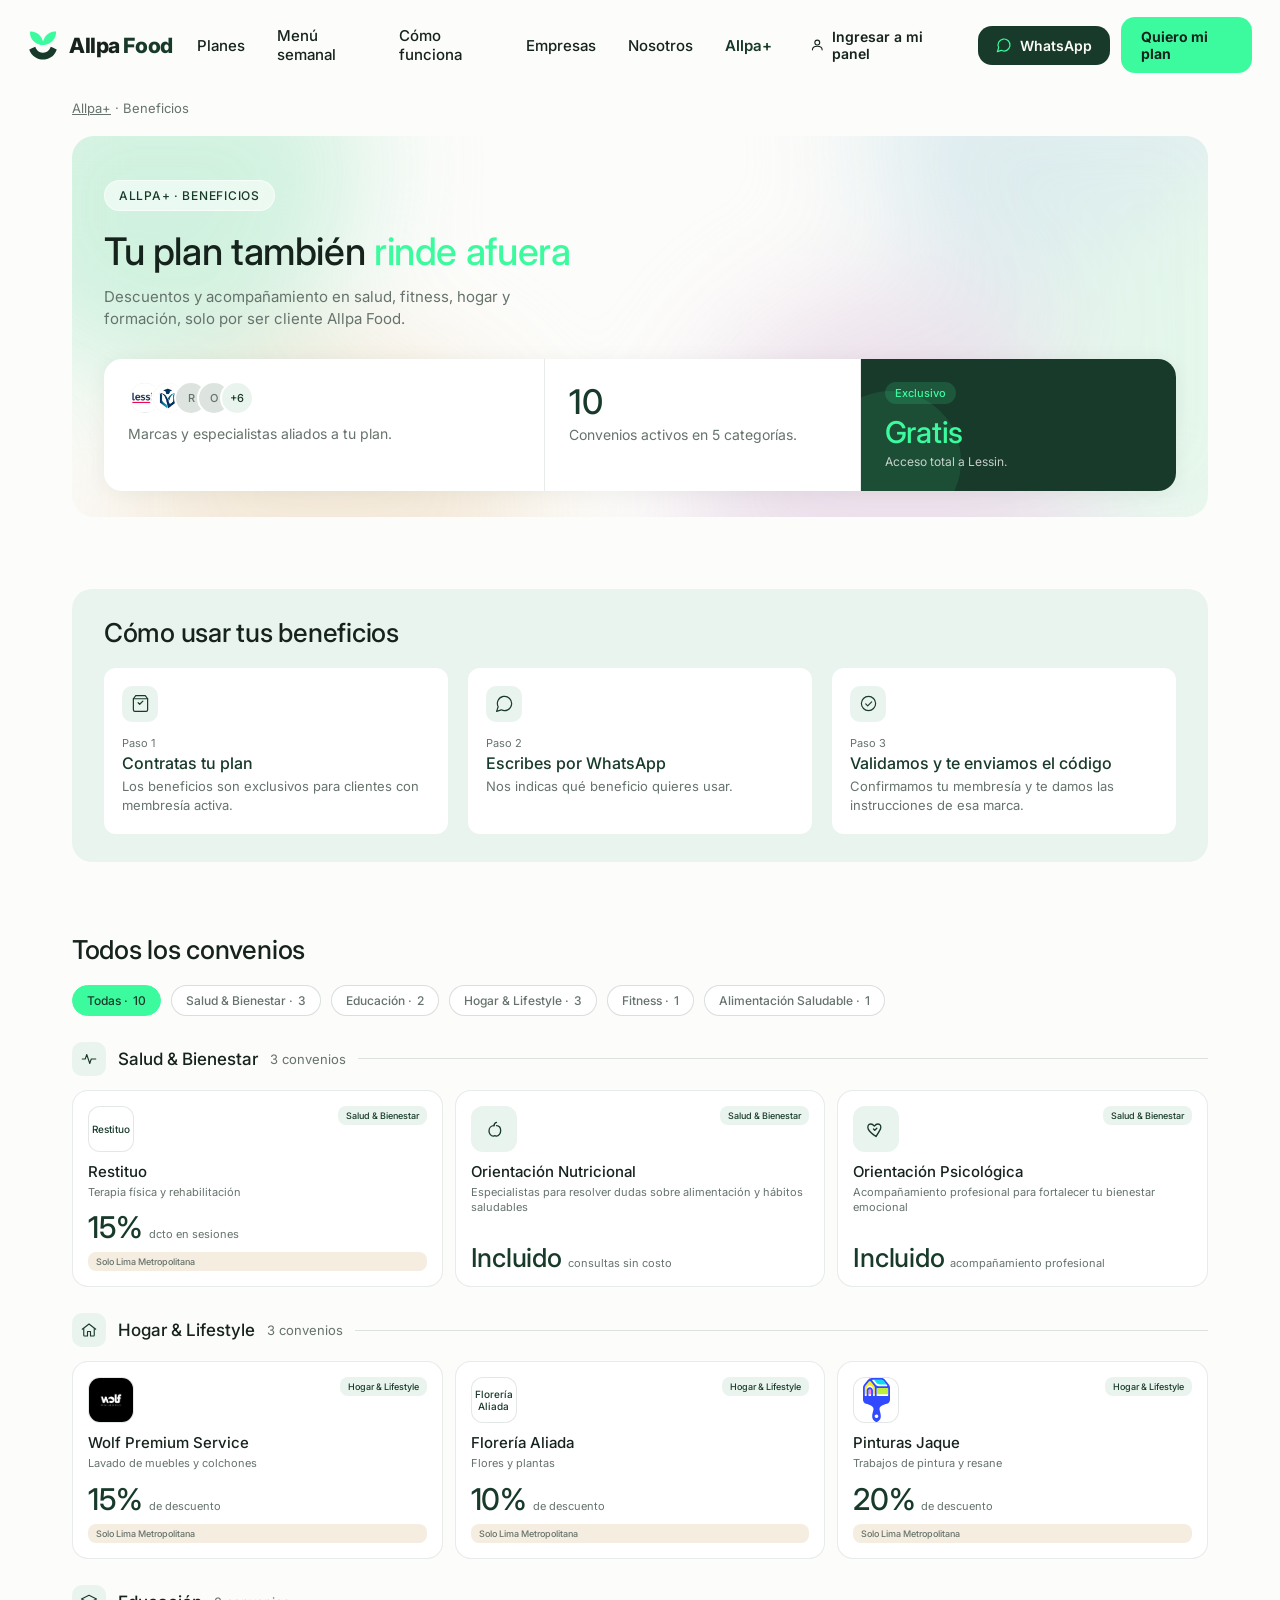
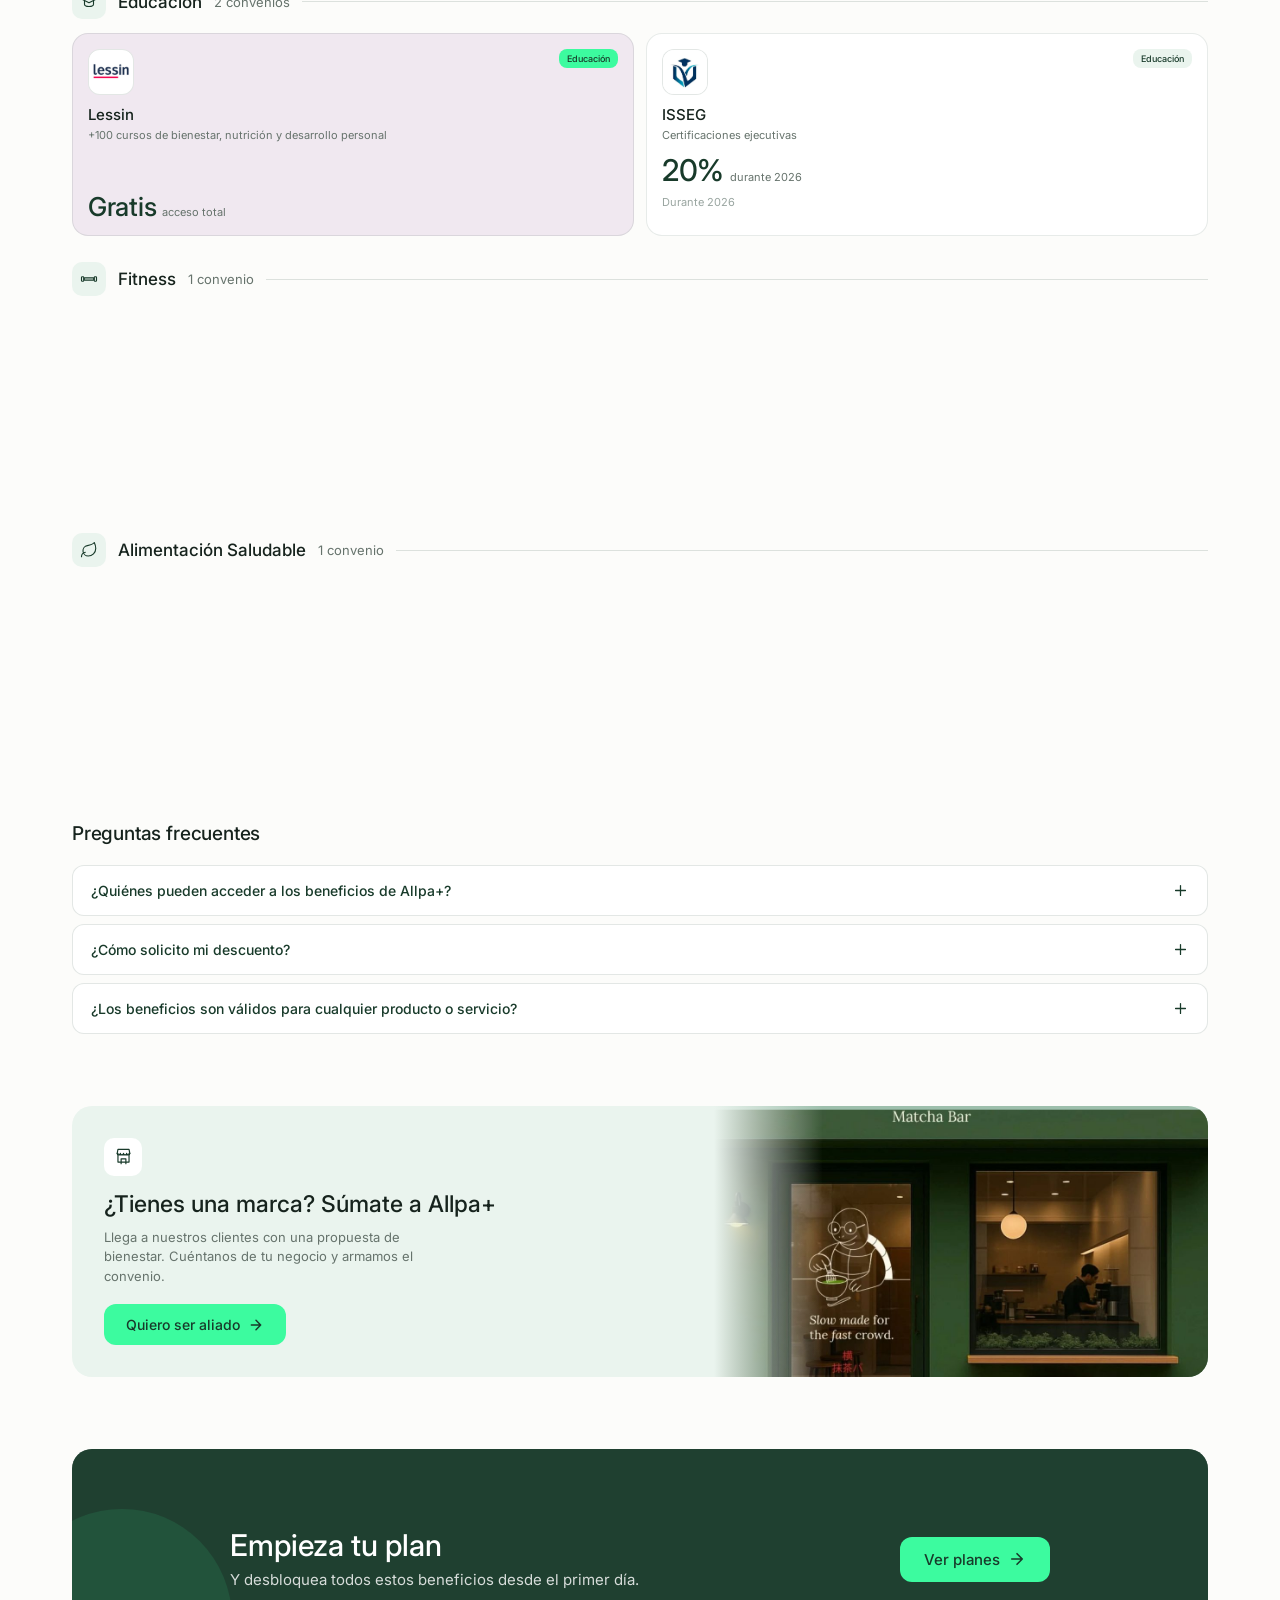
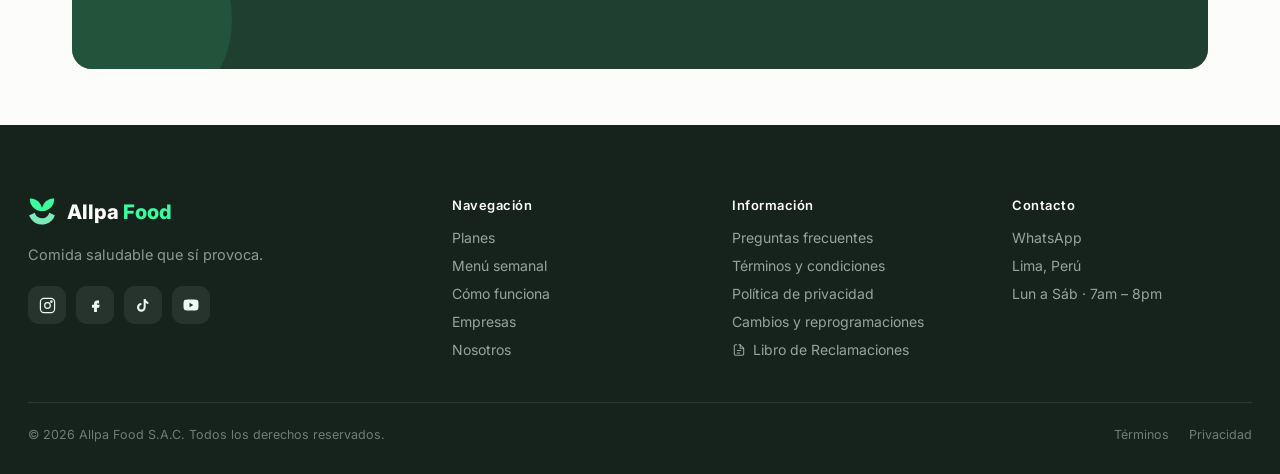
<file: Landing/beneficios.html>
<!DOCTYPE html>
<html lang="es">
<head>
<meta charset="utf-8">
<meta name="viewport" content="width=device-width, initial-scale=1">
<title>Beneficios y convenios | Allpa+ · Allpa Food</title>
<meta name="description" content="Descuentos en gimnasios, salud, hogar y educación por ser cliente Allpa Food. Convenios exclusivos con marcas aliadas.">
<link rel="canonical" href="https://allpafood.com/beneficios">
<meta property="og:type" content="website">
<meta property="og:title" content="Beneficios y convenios | Allpa+ · Allpa Food">
<meta property="og:description" content="Descuentos en gimnasios, salud, hogar y educación por ser cliente Allpa Food. Convenios exclusivos con marcas aliadas.">
<meta property="og:url" content="https://allpafood.com/beneficios">
<meta property="og:image" content="https://allpafood.com/assets/hero-influencer.png">
<meta name="twitter:card" content="summary_large_image">
<link rel="preconnect" href="https://fonts.googleapis.com">
<link rel="preconnect" href="https://fonts.gstatic.com" crossorigin>
<link href="https://fonts.googleapis.com/css2?family=Inter:wght@400;500&display=swap" rel="stylesheet">
<link rel="stylesheet" href="assets/allpaplus.css">
<link rel="stylesheet" href="assets/beneficios.css">
<!-- Meta Pixel Code -->
<script>
!function(f,b,e,v,n,t,s)
{if(f.fbq)return;n=f.fbq=function(){n.callMethod?
n.callMethod.apply(n,arguments):n.queue.push(arguments)};
if(!f._fbq)f._fbq=n;n.push=n;n.loaded=!0;n.version='2.0';
n.queue=[];t=b.createElement(e);t.async=!0;
t.src=v;s=b.getElementsByTagName(e)[0];
s.parentNode.insertBefore(t,s)}(window, document,'script',
'https://connect.facebook.net/en_US/fbevents.js');
fbq('init', '1422626848635569');
fbq('track', 'PageView');
fbq('track', 'ViewContent');

document.addEventListener('click', function(e) {
  var link = e.target.closest && e.target.closest('a[href*="wa.me"], a[href*="whatsapp.com"], a[href*="api.whatsapp"]');
  if (link) fbq('track', 'Contact');
}, true);
</script>
<noscript><img height="1" width="1" style="display:none"
  src="https://www.facebook.com/tr?id=1422626848635569&ev=PageView&noscript=1"
/></noscript>
<!-- End Meta Pixel Code -->
<link rel="icon" type="image/svg+xml" href="/favicon.svg">
</head>
<body>

<header class="site-header" id="site-header" style="position:fixed;top:0;left:0;right:0;z-index:200">
  <div style="max-width:1280px;margin:0 auto;padding:17px 28px;display:flex;align-items:center;justify-content:space-between;gap:24px">
    <a href="index.html" class="header-logo" style="display:flex;align-items:center;flex:none;overflow:visible">
      <svg viewBox="580 204 840 856" width="30" height="31" style="display: block; flex: none" aria-hidden="true"><path fill="#3CFB9F" d="M999.82,520.51c7-18.83,13.43-37.77,21.04-56.24,19.05-46.24,45.26-87.86,80.95-123.25,47.89-47.48,104.91-77.96,170.7-92.39,28.78-6.31,57.86-9.34,87.31-9.2,3.13.01,4.56.77,4.61,4.1.75,42.75-2.46,85.03-15.18,126.13-12.8,41.35-34.09,78.1-61.5,111.35-40.47,49.09-89.09,87.55-148.12,112.19-41.7,17.41-85.13,26.12-130.33,26.25-25.34.07-50.61-.42-75.66-4.87-55.63-9.88-105.96-31.98-150.94-66.02-48.28-36.54-87.3-81.06-114.48-135.49-16.71-33.46-26.68-68.91-29.77-106.11-1.72-20.75-1.79-41.63-2.77-62.44-.19-4.09,1.26-5.11,5.22-5.12,58.75-.14,114.87,11.62,167.8,37.32,36.01,17.49,67.5,41.3,95.27,70.1,42.48,44.05,69.88,96.82,89.25,154.24,2.17,6.44,4.29,12.9,6.44,19.35.03.08.23.11.17.08Z"></path><path fill="#183A2A" d="M783.7,667.76c18.9,58.43,51.25,106.26,104.51,137.62,35.88,21.13,74.74,32.06,116.92,30.91,50.01-1.37,94.27-18.09,132.85-49.09,38.6-31,63.49-71.66,78.14-119.26,1.38.55,2.63.96,3.82,1.52,53.32,25.02,106.64,50.04,159.96,75.07,5.74,2.69,5.82,2.74,3.69,9.02-17.07,50.13-43.09,95.15-78.38,134.59-25.6,28.6-54.43,53.53-87.04,74.08-50.3,31.69-104.75,51.79-163.74,58.94-83.08,10.07-162.76-1.51-237.97-39.3-30.45-15.3-58.49-34.27-84.18-56.71-40.49-35.39-73.21-76.81-96.51-125.33-7.26-15.11-13.07-30.93-19.27-46.54-2.35-5.91-2-6.08,3.86-8.83,44.39-20.83,88.79-41.65,133.18-62.48,9.92-4.66,19.84-9.34,30.18-14.2Z"></path></svg>
      <span class="header-logo-text" style="font:800 21px Inter;letter-spacing:-.02em;color:#16231D;white-space:nowrap;overflow:hidden;max-width:160px;margin-left:11px;opacity:1">Allpa <span style="color:#183A2A">Food</span></span>
    </a>
    <nav class="header-nav-desktop" style="display: flex; gap: 32px; align-items: center">
      <a href="index.html#planes" style="font:500 15px Inter;color:#16231D">Planes</a>
      <a href="index.html#menu" style="font:500 15px Inter;color:#16231D">Menú semanal</a>
      <a href="index.html#como" style="font:500 15px Inter;color:#16231D">Cómo funciona</a>
      <a href="index.html#empresas" style="font:500 15px Inter;color:#16231D">Empresas</a>
      <a href="index.html#nosotros" style="font:500 15px Inter;color:#16231D">Nosotros</a>
      <a href="allpaplus.html" style="font:600 15px Inter;color:#183A2A">Allpa+</a>
    </nav>
    <div class="header-cta-desktop" style="display:flex;gap:11px;align-items:center">
      <a href="https://app.allpafood.com/ingresar" aria-label="Ingresar a mi panel" style="display:inline-flex;align-items:center;gap:7px;color:#16231D;font:600 14px Inter;padding:11px 14px;border-radius:14px"><svg width="16" height="16" viewBox="0 0 24 24" fill="none" stroke="#16231D" stroke-width="1.8" stroke-linecap="round" stroke-linejoin="round"><circle cx="12" cy="8" r="4"></circle><path d="M4 20c0-3.5 3.5-6 8-6s8 2.5 8 6"></path></svg>Ingresar a mi panel</a>
      <a id="wa-cta-desktop" href="https://wa.me/51943764730?text=Hola%2C%20quiero%20conocer%20qu%C3%A9%20plan%20de%20Allpa%20Food%20es%20ideal%20para%20m%C3%AD." target="_blank" style="display:inline-flex;align-items:center;gap:8px;background:#183A2A;color:#FCFCFA;font:600 14px Inter;padding:11px 18px;border-radius:14px">
        <svg width="16" height="16" viewBox="0 0 24 24" fill="none" stroke="#3CFB9F" stroke-width="1.8" stroke-linecap="round" stroke-linejoin="round"><path d="M7.9 20A9 9 0 1 0 4 16.1L2 22Z"></path></svg>WhatsApp</a>
      <a href="index.html#planes" style="display:inline-flex;align-items:center;gap:8px;background:#3CFB9F;color:#16231D;font:700 14px Inter;padding:11px 20px;border-radius:14px">Quiero mi plan</a>
    </div>
    <button type="button" class="mobile-menu-btn" id="mobile-menu-btn" aria-expanded="false" aria-label="Abrir menú">
      <span></span><span></span><span></span>
    </button>
    <div class="mobile-menu-panel" id="mobile-menu-panel">
      <a href="index.html#planes">Planes</a>
      <a href="index.html#menu">Menú semanal</a>
      <a href="index.html#como">Cómo funciona</a>
      <a href="index.html#empresas">Empresas</a>
      <a href="index.html#nosotros">Nosotros</a>
      <a href="allpaplus.html">Allpa+</a>
      <a href="https://app.allpafood.com/ingresar" aria-label="Ingresar a mi panel">Ingresar a mi panel</a>
      <a id="wa-cta-mobile" href="https://wa.me/51943764730?text=Hola%2C%20quiero%20conocer%20qu%C3%A9%20plan%20de%20Allpa%20Food%20es%20ideal%20para%20m%C3%AD." target="_blank" class="mobile-menu-cta-wa"><svg width="17" height="17" viewBox="0 0 24 24" fill="none" stroke="#3CFB9F" stroke-width="1.8" stroke-linecap="round" stroke-linejoin="round"><path d="M7.9 20A9 9 0 1 0 4 16.1L2 22Z"></path></svg>WhatsApp</a>
      <a href="index.html#planes" class="mobile-menu-cta-primary">Quiero mi plan</a>
    </div>
  </div>
</header>

<main>
  <section class="ap-main" style="padding-top:100px">
    <p class="bn-breadcrumb"><a href="allpaplus.html">Allpa+</a> · Beneficios</p>

    <div class="bn-hero">
      <div class="bn-mesh" aria-hidden="true">
        <div class="bn-blob bn-blob-1"></div>
        <div class="bn-blob bn-blob-2"></div>
        <div class="bn-blob bn-blob-3"></div>
        <div class="bn-blob bn-blob-4"></div>
        <div class="bn-blob bn-blob-5"></div>
      </div>
      <div class="bn-hero-content">
        <span class="bn-hero-chip">ALLPA+ · BENEFICIOS</span>
        <h1>Tu plan también <span class="accent">rinde afuera</span></h1>
        <p>Descuentos y acompañamiento en salud, fitness, hogar y formación, solo por ser cliente Allpa Food.</p>

        <div class="bn-stats" id="bn-stats"></div>
      </div>
    </div>
  </section>

  <!-- 3. CÓMO USAR -->
  <section class="ap-block ap-main">
    <div class="bn-howto">
      <h2 class="ap-title" style="margin-bottom:0">Cómo usar tus beneficios</h2>
      <div class="bn-howto-grid">
        <div class="bn-howto-step">
          <span class="ap-icon-box"><svg viewBox="0 0 24 24" fill="none" stroke="currentColor" stroke-width="1.6" stroke-linecap="round" stroke-linejoin="round"><path d="M6 2 3 6v14a2 2 0 0 0 2 2h14a2 2 0 0 0 2-2V6l-3-4Z"></path><path d="M3 6h18"></path><path d="m9 11 2 2 4-4"></path></svg></span>
          <p class="bn-step-num">Paso 1</p>
          <p class="bn-step-title">Contratas tu plan</p>
          <p class="bn-step-desc">Los beneficios son exclusivos para clientes con membresía activa.</p>
        </div>
        <div class="bn-howto-step">
          <span class="ap-icon-box"><svg viewBox="0 0 24 24" fill="none" stroke="currentColor" stroke-width="1.6" stroke-linecap="round" stroke-linejoin="round"><path d="M7.9 20A9 9 0 1 0 4 16.1L2 22Z"></path></svg></span>
          <p class="bn-step-num">Paso 2</p>
          <p class="bn-step-title">Escribes por WhatsApp</p>
          <p class="bn-step-desc">Nos indicas qué beneficio quieres usar.</p>
        </div>
        <div class="bn-howto-step">
          <span class="ap-icon-box"><svg viewBox="0 0 24 24" fill="none" stroke="currentColor" stroke-width="1.6" stroke-linecap="round" stroke-linejoin="round"><circle cx="12" cy="12" r="9"></circle><path d="m8.5 12.5 2.5 2.5 5-5"></path></svg></span>
          <p class="bn-step-num">Paso 3</p>
          <p class="bn-step-title">Validamos y te enviamos el código</p>
          <p class="bn-step-desc">Confirmamos tu membresía y te damos las instrucciones de esa marca.</p>
        </div>
      </div>
    </div>
  </section>

  <!-- 4 + 5. FILTROS + GRUPOS -->
  <section class="ap-block ap-main">
    <h2 class="ap-title">Todos los convenios</h2>
    <div class="bn-filters" id="bn-filters"></div>
    <div id="bn-groups"></div>
  </section>

  <!-- 7. FAQ -->
  <section class="ap-block ap-main">
    <h2 class="ap-title" style="font-size:19px">Preguntas frecuentes</h2>
    <div id="bn-faq"></div>
  </section>

  <!-- 8. SÚMATE A ALLPA+ -->
  <section class="ap-block ap-main">
    <div class="bn-join ap-reveal">
      <div class="bn-join-content">
        <span class="ap-icon-box"><svg viewBox="0 0 24 24" fill="none" stroke="currentColor" stroke-width="1.6" stroke-linecap="round" stroke-linejoin="round"><path d="M4 8 5 3h14l1 5"></path><path d="M4 8a2 2 0 0 0 4 0 2 2 0 0 0 4 0 2 2 0 0 0 4 0 2 2 0 0 0 4 0"></path><path d="M5 8v11h14V8"></path><path d="M9 21v-6h6v6"></path></svg></span>
        <h3 class="bn-join-title">¿Tienes una marca? Súmate a Allpa+</h3>
        <p class="bn-join-text">Llega a nuestros clientes con una propuesta de bienestar. Cuéntanos de tu negocio y armamos el convenio.</p>
        <a class="bn-join-btn" id="bn-join-btn" href="#" target="_blank" rel="noopener">Quiero ser aliado<svg width="16" height="16" viewBox="0 0 24 24" fill="none" stroke="#183A2A" stroke-width="2.2" stroke-linecap="round" stroke-linejoin="round"><path d="M5 12h14M12 5l7 7-7 7"></path></svg></a>
      </div>
      <div class="bn-join-photo-wrap">
        <span class="bn-join-photo" style="background-image:url('Allpaplus/Beneficios/aliados.png')"></span>
        <span class="bn-join-fade"></span>
      </div>
    </div>
  </section>

  <!-- 9. CTA FINAL — mismo componente que allpaplus.html -->
  <section class="ap-block ap-main ap-cta-section">
    <div class="ap-cta-final ap-reveal ap-parallax">
      <span class="ap-cta-photo-wrap"><span class="ap-cta-photo"></span></span>
      <span class="ap-cta-veil"></span>
      <span class="ap-cta-decor-circle"></span>
      <div class="ap-cta-final-inner">
        <div>
          <h2>Empieza tu plan</h2>
          <p>Y desbloquea todos estos beneficios desde el primer día.</p>
        </div>
        <a class="ap-cta-final-btn" href="index.html#planes">Ver planes<svg width="18" height="18" viewBox="0 0 24 24" fill="none" stroke="#183A2A" stroke-width="2.2" stroke-linecap="round" stroke-linejoin="round"><path d="M5 12h14M12 5l7 7-7 7"></path></svg></a>
      </div>
    </div>
  </section>
</main>

<footer style="background:#16231D;padding:clamp(48px,6vw,72px) 28px 32px">
  <div style="max-width:1280px;margin:0 auto">
    <div class="footer-grid" style="display:grid;grid-template-columns:minmax(0,1.6fr) repeat(3,minmax(0,1fr));gap:40px;margin-bottom:44px">
      <div>
        <a href="index.html" style="display:flex;align-items:center;gap:11px;margin-bottom:18px"><svg viewBox="580 204 840 856" width="28" height="29" aria-hidden="true"><path fill="#3CFB9F" d="M999.82,520.51c7-18.83,13.43-37.77,21.04-56.24,19.05-46.24,45.26-87.86,80.95-123.25,47.89-47.48,104.91-77.96,170.7-92.39,28.78-6.31,57.86-9.34,87.31-9.2,3.13.01,4.56.77,4.61,4.1.75,42.75-2.46,85.03-15.18,126.13-12.8,41.35-34.09,78.1-61.5,111.35-40.47,49.09-89.09,87.55-148.12,112.19-41.7,17.41-85.13,26.12-130.33,26.25-25.34.07-50.61-.42-75.66-4.87-55.63-9.88-105.96-31.98-150.94-66.02-48.28-36.54-87.3-81.06-114.48-135.49-16.71-33.46-26.68-68.91-29.77-106.11-1.72-20.75-1.79-41.63-2.77-62.44-.19-4.09,1.26-5.11,5.22-5.12,58.75-.14,114.87,11.62,167.8,37.32,36.01,17.49,67.5,41.3,95.27,70.1,42.48,44.05,69.88,96.82,89.25,154.24,2.17,6.44,4.29,12.9,6.44,19.35.03.08.23.11.17.08Z"></path><path fill="#7fe9b8" d="M783.7,667.76c18.9,58.43,51.25,106.26,104.51,137.62,35.88,21.13,74.74,32.06,116.92,30.91,50.01-1.37,94.27-18.09,132.85-49.09,38.6-31,63.49-71.66,78.14-119.26,1.38.55,2.63.96,3.82,1.52,53.32,25.02,106.64,50.04,159.96,75.07,5.74,2.69,5.82,2.74,3.69,9.02-17.07,50.13-43.09,95.15-78.38,134.59-25.6,28.6-54.43,53.53-87.04,74.08-50.3,31.69-104.75,51.79-163.74,58.94-83.08,10.07-162.76-1.51-237.97-39.3-30.45-15.3-58.49-34.27-84.18-56.71-40.49-35.39-73.21-76.81-96.51-125.33-7.26-15.11-13.07-30.93-19.27-46.54-2.35-5.91-2-6.08,3.86-8.83,44.39-20.83,88.79-41.65,133.18-62.48,9.92-4.66,19.84-9.34,30.18-14.2Z"></path></svg><span style="font:800 20px Inter;color:#FCFCFA">Allpa <span style="color:#3CFB9F">Food</span></span></a>
        <p style="font:400 14.5px/1.5 Inter;color:rgba(234,251,243,0.55);margin:0 0 20px;max-width:260px">Comida saludable que sí provoca.</p>
        <div style="display:flex;gap:10px">
          <a href="#" aria-label="Instagram" style="width:38px;height:38px;border-radius:11px;background:rgba(234,251,243,0.08);display:flex;align-items:center;justify-content:center"><svg width="17" height="17" viewBox="0 0 24 24" fill="none" stroke="#EAFBF3" stroke-width="1.7"><rect x="2" y="2" width="20" height="20" rx="5"></rect><circle cx="12" cy="12" r="4"></circle><circle cx="17.5" cy="6.5" r="1"></circle></svg></a>
          <a href="#" aria-label="Facebook" style="width:38px;height:38px;border-radius:11px;background:rgba(234,251,243,0.08);display:flex;align-items:center;justify-content:center"><svg width="17" height="17" viewBox="0 0 24 24" fill="#EAFBF3"><path d="M14 9h3V5h-3c-2.2 0-4 1.8-4 4v2H7v4h3v6h4v-6h3l1-4h-4V9a1 1 0 0 1 1-1Z"></path></svg></a>
          <a href="#" aria-label="TikTok" style="width:38px;height:38px;border-radius:11px;background:rgba(234,251,243,0.08);display:flex;align-items:center;justify-content:center"><svg width="16" height="16" viewBox="0 0 24 24" fill="#EAFBF3"><path d="M16 3c.3 2.3 1.9 4.1 4 4.4v3c-1.5 0-2.9-.5-4-1.3v6.4A6.5 6.5 0 1 1 9.5 9v3.1A3.4 3.4 0 1 0 13 15.5V3h3Z"></path></svg></a>
          <a href="#" aria-label="YouTube" style="width:38px;height:38px;border-radius:11px;background:rgba(234,251,243,0.08);display:flex;align-items:center;justify-content:center"><svg width="18" height="18" viewBox="0 0 24 24" fill="#EAFBF3"><path d="M22 12s0-3.4-.4-5c-.25-.9-1-1.6-1.9-1.85C18 4.7 12 4.7 12 4.7s-6 0-7.7.45C3.4 5.4 2.65 6.1 2.4 7 2 8.6 2 12 2 12s0 3.4.4 5c.25.9 1 1.6 1.9 1.85C6 19.3 12 19.3 12 19.3s6 0 7.7-.45c.9-.25 1.65-.95 1.9-1.85.4-1.6.4-5 .4-5ZM10 15V9l5.2 3L10 15Z"></path></svg></a>
        </div>
      </div>
      <div>
        <h4 style="font:600 13px Inter;color:#FCFCFA;margin:0 0 16px;letter-spacing:.04em">Navegación</h4>
        <div class="footer-links-col" style="display:flex;flex-direction:column;gap:11px">
          <a href="index.html#planes" style="font:400 14px Inter;color:rgba(234,251,243,0.6)">Planes</a>
          <a href="index.html#menu" style="font:400 14px Inter;color:rgba(234,251,243,0.6)">Menú semanal</a>
          <a href="index.html#como" style="font:400 14px Inter;color:rgba(234,251,243,0.6)">Cómo funciona</a>
          <a href="index.html#empresas" style="font:400 14px Inter;color:rgba(234,251,243,0.6)">Empresas</a>
          <a href="index.html#nosotros" style="font:400 14px Inter;color:rgba(234,251,243,0.6)">Nosotros</a>
        </div>
      </div>
      <div>
        <h4 style="font:600 13px Inter;color:#FCFCFA;margin:0 0 16px;letter-spacing:.04em">Información</h4>
        <div class="footer-links-col" style="display:flex;flex-direction:column;gap:11px">
          <a href="#" style="font:400 14px Inter;color:rgba(234,251,243,0.6)">Preguntas frecuentes</a>
          <a href="terminos.html" style="font:400 14px Inter;color:rgba(234,251,243,0.6)">Términos y condiciones</a>
          <a href="privacidad.html" style="font:400 14px Inter;color:rgba(234,251,243,0.6)">Política de privacidad</a>
          <a href="#" style="font:400 14px Inter;color:rgba(234,251,243,0.6)">Cambios y reprogramaciones</a>
          <a href="reclamaciones.html" style="display:flex;align-items:center;gap:7px;font:400 14px Inter;color:rgba(234,251,243,0.6)"><svg width="14" height="14" viewBox="0 0 24 24" fill="none" stroke="currentColor" stroke-width="1.8" stroke-linecap="round" stroke-linejoin="round" style="flex:none"><path d="M8 3H6a2 2 0 0 0-2 2v14a2 2 0 0 0 2 2h12a2 2 0 0 0 2-2V9l-6-6h-2"></path><path d="M14 3v6h6"></path><path d="M9 13h6M9 17h4"></path></svg>Libro de Reclamaciones</a>
        </div>
      </div>
      <div>
        <h4 style="font:600 13px Inter;color:#FCFCFA;margin:0 0 16px;letter-spacing:.04em">Contacto</h4>
        <div class="footer-links-col" style="display:flex;flex-direction:column;gap:11px">
          <a id="wa-cta-footer" href="https://wa.me/51943764730?text=Hola%2C%20quiero%20conocer%20qu%C3%A9%20plan%20de%20Allpa%20Food%20es%20ideal%20para%20m%C3%AD." target="_blank" style="font:400 14px Inter;color:rgba(234,251,243,0.6)">WhatsApp</a>
          <span style="font:400 14px Inter;color:rgba(234,251,243,0.6)">Lima, Perú</span>
          <span style="font:400 14px Inter;color:rgba(234,251,243,0.6)">Lun a Sáb · 7am – 8pm</span>
        </div>
      </div>
    </div>
    <div class="footer-bottom-bar" style="border-top:1px solid rgba(234,251,243,0.1);padding-top:24px;display:flex;justify-content:space-between;align-items:center;flex-wrap:wrap;gap:12px">
      <span style="font:400 12.5px Inter;color:rgba(234,251,243,0.42)">© 2026 Allpa Food S.A.C. Todos los derechos reservados.</span>
      <div class="footer-bottom-links" style="display:flex;gap:20px"><a href="terminos.html" style="font:400 12.5px Inter;color:rgba(234,251,243,0.42)">Términos</a><a href="privacidad.html" style="font:400 12.5px Inter;color:rgba(234,251,243,0.42)">Privacidad</a></div>
    </div>
  </div>
</footer>

<script>
(function(){
  var reduce = window.matchMedia('(prefers-reduced-motion: reduce)').matches;
  var WA_NUMBER = '51943764730';
  function waLink(msg){ return 'https://wa.me/' + WA_NUMBER + '?text=' + encodeURIComponent(msg); }
  var WA_PLAN_MSG = 'Hola, quiero conocer qué plan de Allpa Food es ideal para mí.';
  ['wa-cta-desktop', 'wa-cta-mobile', 'wa-cta-footer'].forEach(function(id){
    var el = document.getElementById(id);
    if (el) el.href = waLink(WA_PLAN_MSG);
  });

  /* ================= Header: scroll glass ================= */
  var header = document.getElementById('site-header');
  function onScroll(){ header.classList.toggle('header-scrolled', window.scrollY > 100); }
  window.addEventListener('scroll', onScroll, { passive: true });
  onScroll();

  /* ================= Header: mobile hamburger menu ================= */
  var btn = document.getElementById('mobile-menu-btn');
  var mpanel = document.getElementById('mobile-menu-panel');
  var menuOpen = false;
  function setMenu(open){
    menuOpen = open;
    btn.classList.toggle('open', open);
    mpanel.classList.toggle('open', open);
    btn.setAttribute('aria-expanded', open ? 'true' : 'false');
    document.body.style.overflow = open ? 'hidden' : '';
  }
  btn.addEventListener('click', function(){ setMenu(!menuOpen); });
  mpanel.querySelectorAll('a').forEach(function(a){ a.addEventListener('click', function(){ setMenu(false); }); });

  /* ================= Súmate a Allpa+: link + reveal + parallax ================= */
  document.getElementById('bn-join-btn').href = waLink('Hola, tengo una marca y quiero sumarme como aliado de Allpa+.');

  /* ================= CTA + Súmate: reveal / parallax (mismo patrón que allpaplus.html) ================= */
  var parallaxEls = Array.from(document.querySelectorAll('.ap-parallax'));
  if (parallaxEls.length && !reduce){
    var apTicking = false;
    function updateApParallax(){
      var vh = window.innerHeight;
      parallaxEls.forEach(function(card){
        var img = card.querySelector('.ap-access-photo, .ap-cta-photo');
        if (!img) return;
        var rect = card.getBoundingClientRect();
        var progress = Math.max(-1, Math.min(1, ((rect.top + rect.height / 2) - vh / 2) / (vh / 2)));
        img.style.transform = 'translateY(' + (progress * 14) + 'px)';
      });
      apTicking = false;
    }
    window.addEventListener('scroll', function(){
      if (!apTicking){ requestAnimationFrame(updateApParallax); apTicking = true; }
    }, { passive: true });
    updateApParallax();
  }
  var joinPhoto = document.querySelector('.bn-join-photo');
  if (joinPhoto && !reduce){
    var joinTicking = false;
    function updateJoinParallax(){
      var wrap = document.querySelector('.bn-join-photo-wrap');
      var vh = window.innerHeight;
      var rect = wrap.getBoundingClientRect();
      var progress = Math.max(-1, Math.min(1, ((rect.top + rect.height / 2) - vh / 2) / (vh / 2)));
      joinPhoto.style.transform = 'scale(1.05) translateY(' + (progress * 10) + 'px)';
      joinTicking = false;
    }
    window.addEventListener('scroll', function(){
      if (!joinTicking){ requestAnimationFrame(updateJoinParallax); joinTicking = true; }
    }, { passive: true });
  }
  ['.ap-cta-final.ap-reveal', '.bn-join.ap-reveal'].forEach(function(sel){
    var el = document.querySelector(sel);
    if (!el) return;
    if (reduce){ el.classList.add('ap-in'); return; }
    var io = new IntersectionObserver(function(entries){
      entries.forEach(function(entry){
        if (!entry.isIntersecting) return;
        entry.target.classList.add('ap-in');
        io.unobserve(entry.target);
      });
    }, { threshold: 0.2 });
    io.observe(el);
  });
  /* "Cómo usar tus beneficios" está cerca del tope de la página, así que
     se revela de inmediato (como el hero de allpaplus.html) en vez de
     esperar un IntersectionObserver de scroll. El CSS ya la deja visible
     por defecto — .bn-pre solo la oculta si este script llega a correr,
     así que un fallo de JS nunca puede dejar la sección en blanco. */
  var howtoSteps = Array.from(document.querySelectorAll('.bn-howto-step'));
  if (howtoSteps.length && !reduce){
    howtoSteps.forEach(function(el){ el.classList.add('bn-pre'); });
    requestAnimationFrame(function(){
      setTimeout(function(){
        howtoSteps.forEach(function(el){ el.classList.add('bn-in'); });
      }, 80);
    });
  }

  /* ================= Icons ================= */
  var ICONS = {
    heartbeat: '<path d="M3 12h4l2-6 4 12 2-6h6"></path>',
    school: '<path d="M12 3 2 8l10 5 10-5-10-5Z"></path><path d="M6 10.5V15c0 1.5 2.7 3 6 3s6-1.5 6-3v-4.5"></path>',
    home: '<path d="M3 11 12 4l9 7"></path><path d="M5 10v9a1 1 0 0 0 1 1h4v-6h4v6h4a1 1 0 0 0 1-1v-9"></path>',
    barbell: '<rect x="2" y="9" width="3" height="6" rx="1"></rect><rect x="19" y="9" width="3" height="6" rx="1"></rect><rect x="5.5" y="10.5" width="13" height="3" rx="1"></rect>',
    leaf: '<path d="M11 20A7 7 0 0 1 9.8 6.1C15.5 5 17 4.48 19 2c1 2 2 4.18 2 8 0 5.5-4.78 10-10 10Z"></path><path d="M2 21c0-3 1.85-5.36 5.08-6"></path>',
    apple: '<path d="M12 8c-3.5 0-6 2.7-6 6.3 0 3.4 2.5 6.2 5 6.2.9 0 1.3-.4 2-.4s1.1.4 2 .4c2.7 0 5-3 5-6.5 0-3.3-2.2-5.8-5-6"></path><path d="M12 8c0-2 1.3-3.5 3-4"></path>',
    'heart-handshake': '<path d="M12 21s-7-4.3-9.3-8.8C1.4 9 2.7 6 5.7 6c1.8 0 3.1 1 4.3 2.5C11.2 7 12.5 6 14.3 6c3 0 4.3 3 3 6.2C15 16.7 12 21 12 21Z"></path><path d="M9 12l1.5 1.5L13 11"></path>',
    'discount-check': '<circle cx="12" cy="12" r="9"></circle><path d="m8.5 12.5 2.5 2.5 5-5"></path>',
    'list-check': '<path d="M9 6h11M9 12h11M9 18h11"></path><path d="m3 6 1 1 2-2"></path><path d="m3 12 1 1 2-2"></path><path d="m3 18 1 1 2-2"></path>',
    'external-link': '<path d="M18 13v6a2 2 0 0 1-2 2H5a2 2 0 0 1-2-2V8a2 2 0 0 1 2-2h6"></path><path d="M15 3h6v6"></path><path d="M10 14 21 3"></path>',
    'arrow-right': '<path d="M5 12h14M12 5l7 7-7 7"></path>',
    x: '<path d="M18 6 6 18M6 6l12 12"></path>',
    plus: '<path d="M12 5v14M5 12h14"></path>',
    'alert-circle': '<circle cx="12" cy="12" r="9"></circle><path d="M12 8v5"></path><path d="M12 16v.01"></path>'
  };
  function icon(name, size){
    size = size || 18;
    return '<svg viewBox="0 0 24 24" width="' + size + '" height="' + size + '" fill="none" stroke="currentColor" stroke-width="1.6" stroke-linecap="round" stroke-linejoin="round">' + (ICONS[name] || '') + '</svg>';
  }
  function escapeHtml(s){
    return String(s).replace(/[&<>"']/g, function(c){
      return { '&':'&amp;', '<':'&lt;', '>':'&gt;', '"':'&quot;', "'":'&#39;' }[c];
    });
  }

  /* ================= State + data load ================= */
  var state = { categorias: [], convenios: [], activeCategory: 'all' };
  var statsEl = document.getElementById('bn-stats');
  var filtersEl = document.getElementById('bn-filters');
  var groupsEl = document.getElementById('bn-groups');

  function loadData(){
    renderSkeleton();
    fetch('data/beneficios.json')
      .then(function(r){ if (!r.ok) throw new Error('fetch'); return r.json(); })
      .then(function(data){
        state.categorias = data.categorias || [];
        state.convenios = data.convenios || [];
        state.activeCategory = 'all';
        renderStats();
        renderFilters();
        renderGroups();
      })
      .catch(function(){ renderError(); });
  }

  function animateCounterEl(el, target, formatFn){
    if (reduce){ el.textContent = formatFn(target); return; }
    var start = performance.now();
    var dur = 900;
    (function tick(t){
      var p = Math.min(1, (t - start) / dur);
      var eased = 1 - Math.pow(1 - p, 3);
      el.textContent = formatFn(Math.round(target * eased));
      if (p < 1) requestAnimationFrame(tick);
    })(start);
  }

  function catInfo(slug){
    return state.categorias.find(function(c){ return c.slug === slug; });
  }

  function groupByCategory(list){
    var map = {};
    list.forEach(function(c){ (map[c.categoria] = map[c.categoria] || []).push(c); });
    return map;
  }

  /* ================= Logo box (with graceful fallback if image 404s) ================= */
  function logoBoxHtml(convenio, extraClass){
    if (convenio.esServicio){
      return '<div class="bn-logo-box bn-logo-icon ' + (extraClass || '') + '">' + icon(convenio.iconoServicio || 'heartbeat', 20) + '</div>';
    }
    if (!convenio.logo){
      return '<div class="bn-logo-box ' + (extraClass || '') + '"><span class="bn-logo-text">' + escapeHtml(convenio.nombre) + '</span></div>';
    }
    return '<div class="bn-logo-box ' + (extraClass || '') + '"><img src="' + convenio.logo + '" alt="" data-fallback-name="' + escapeHtml(convenio.nombre) + '"></div>';
  }
  function wireLogoFallbacks(root){
    root.querySelectorAll('img[data-fallback-name]').forEach(function(img){
      img.addEventListener('error', function(){
        var span = document.createElement('span');
        span.className = 'bn-logo-text';
        span.textContent = img.getAttribute('data-fallback-name');
        img.replaceWith(span);
      });
    });
  }

  /* ================= Hero stats band ================= */
  function renderStats(){
    var total = state.convenios.length;
    var numCats = Object.keys(groupByCategory(state.convenios)).length;
    var avatarList = state.convenios.slice(0, 4);
    var rest = total - avatarList.length;

    statsEl.innerHTML =
      '<div class="bn-stat">' +
        '<div class="bn-stat-avatars" id="bn-stat-avatars">' +
          avatarList.map(function(c){
            if (c.logo){
              return '<span><img src="' + c.logo + '" alt="" data-fallback-name="' + escapeHtml(c.nombre.charAt(0)) + '" style="width:100%;height:100%;object-fit:cover;border-radius:50%"></span>';
            }
            return '<span>' + escapeHtml(c.nombre.charAt(0)) + '</span>';
          }).join('') +
          (rest > 0 ? '<span class="bn-avatar-more">+' + rest + '</span>' : '') +
        '</div>' +
        '<p>Marcas y especialistas aliados a tu plan.</p>' +
      '</div>' +
      '<div class="bn-stat">' +
        '<span class="bn-stat-num" id="bn-stat-total">0</span>' +
        '<p class="bn-stat-sub">Convenios activos en <span id="bn-stat-cats">0</span> categorías.</p>' +
      '</div>' +
      '<div class="bn-stat bn-stat-exclusive">' +
        '<span class="bn-decor"></span>' +
        '<span class="bn-stat-exclusive-chip">Exclusivo</span>' +
        '<span class="bn-stat-exclusive-val">Gratis</span>' +
        '<p>Acceso total a Lessin.</p>' +
      '</div>';

    wireLogoFallbacks(statsEl);
    animateCounterEl(document.getElementById('bn-stat-total'), total, function(v){ return String(v); });
    animateCounterEl(document.getElementById('bn-stat-cats'), numCats, function(v){ return String(v); });

    var avatarsEl = document.getElementById('bn-stat-avatars');
    if (reduce){ avatarsEl.classList.add('bn-in'); }
    else { requestAnimationFrame(function(){ avatarsEl.classList.add('bn-in'); }); }
  }

  /* ================= Filters ================= */
  function renderFilters(){
    var total = state.convenios.length;
    var counts = groupByCategory(state.convenios);
    var html = '<button class="bn-chip' + (state.activeCategory === 'all' ? ' active' : '') + '" data-cat="all" type="button">Todas · <span class="bn-chip-count" data-target="' + total + '">0</span></button>';
    state.categorias.forEach(function(cat){
      var n = (counts[cat.slug] || []).length;
      if (!n) return;
      html += '<button class="bn-chip' + (state.activeCategory === cat.slug ? ' active' : '') + '" data-cat="' + cat.slug + '" type="button">' + escapeHtml(cat.nombre) + ' · <span class="bn-chip-count" data-target="' + n + '">0</span></button>';
    });
    filtersEl.innerHTML = html;
    filtersEl.querySelectorAll('.bn-chip').forEach(function(chip){
      chip.addEventListener('click', function(){
        state.activeCategory = chip.getAttribute('data-cat');
        renderFilters();
        renderGroups();
      });
    });
    filtersEl.querySelectorAll('.bn-chip-count').forEach(function(el){
      animateCounterEl(el, parseInt(el.getAttribute('data-target'), 10), function(v){ return String(v); });
    });
  }

  /* ================= Card + group rendering ================= */
  function cardHtml(c){
    var isWord = !/\d/.test(c.dato);
    var catData = catInfo(c.categoria);
    var html = '<article class="bn-card' + (c.destacado ? ' bn-featured' : '') + '" data-id="' + c.id + '" tabindex="0" role="button" aria-label="Ver convenio: ' + escapeHtml(c.nombre) + '">' +
      '<div class="bn-card-top">' +
        logoBoxHtml(c) +
        (catData ? '<span class="bn-cat-chip">' + escapeHtml(catData.nombre) + '</span>' : '') +
      '</div>' +
      '<p class="bn-card-name">' + escapeHtml(c.nombre) + '</p>' +
      '<p class="bn-card-desc">' + escapeHtml(c.descripcion) + '</p>' +
      '<div class="bn-card-data-row">' +
        '<span class="bn-card-data' + (isWord ? ' bn-card-data-word' : '') + '">' + escapeHtml(c.dato) + '</span>' +
        '<span class="bn-card-data-detail">' + escapeHtml(c.datoDetalle) + '</span>' +
      '</div>' +
      (c.soloLima ? '<span class="bn-lima-chip">Solo Lima Metropolitana</span>' : '') +
      (c.vigencia ? '<p class="bn-card-vigencia">' + escapeHtml(c.vigencia) + '</p>' : '') +
    '</article>';
    return html;
  }

  function renderGroups(){
    var list = state.activeCategory === 'all'
      ? state.convenios
      : state.convenios.filter(function(c){ return c.categoria === state.activeCategory; });

    var grouped = groupByCategory(list);
    var slugs = Object.keys(grouped).sort(function(a, b){ return grouped[b].length - grouped[a].length; });

    if (!slugs.length){
      groupsEl.innerHTML = '<div class="bn-state">' + icon('alert-circle', 34) + '<p>No hay convenios en esta categoría todavía.</p></div>';
      return;
    }

    var html = slugs.map(function(slug){
      var cat = catInfo(slug);
      var items = grouped[slug];
      return '<div class="bn-group" data-slug="' + slug + '">' +
        '<div class="bn-group-head">' +
          '<span class="bn-group-icon">' + icon(cat ? cat.icono : 'leaf', 18) + '</span>' +
          '<span class="bn-group-name">' + escapeHtml(cat ? cat.nombre : slug) + '</span>' +
          '<span class="bn-group-count">' + items.length + ' convenio' + (items.length === 1 ? '' : 's') + '</span>' +
          '<span class="bn-group-line"></span>' +
        '</div>' +
        '<div class="bn-card-grid">' + items.map(cardHtml).join('') + '</div>' +
      '</div>';
    }).join('');

    groupsEl.innerHTML = html;
    wireLogoFallbacks(groupsEl);

    groupsEl.querySelectorAll('.bn-card').forEach(function(card){
      var id = card.getAttribute('data-id');
      card.addEventListener('click', function(){ openModal(id, card); });
      card.addEventListener('keydown', function(e){
        if (e.key === 'Enter' || e.key === ' '){ e.preventDefault(); openModal(id, card); }
      });
    });

    var groupEls = Array.from(groupsEl.querySelectorAll('.bn-group'));
    if (reduce){
      groupEls.forEach(function(g){
        g.classList.add('bn-in');
        g.querySelectorAll('.bn-card').forEach(function(c){ c.classList.add('bn-in'); });
      });
      return;
    }
    var groupIo = new IntersectionObserver(function(entries){
      entries.forEach(function(entry){
        if (!entry.isIntersecting) return;
        var g = entry.target;
        g.classList.add('bn-in');
        var cards = Array.from(g.querySelectorAll('.bn-card'));
        cards.forEach(function(c, i){ setTimeout(function(){ c.classList.add('bn-in'); }, 600 + i * 80); });
        groupIo.unobserve(g);
      });
    }, { threshold: 0.15, rootMargin: '0px 0px -8% 0px' });
    groupEls.forEach(function(g){ groupIo.observe(g); });
  }

  /* ================= States: skeleton / error ================= */
  function renderSkeleton(){
    var html = '';
    for (var g = 0; g < 2; g++){
      html += '<div class="bn-skel-group">' +
        '<div class="bn-skel-head"><div class="bn-skel-icon bn-skel-block"></div><div class="bn-skel-title bn-skel-block"></div></div>' +
        '<div class="bn-skel-grid">';
      for (var i = 0; i < 3; i++){ html += '<div class="bn-skel-card bn-skel-block"></div>'; }
      html += '</div></div>';
    }
    groupsEl.innerHTML = html;
    statsEl.innerHTML = '';
    filtersEl.innerHTML = '';
  }

  function renderError(){
    groupsEl.innerHTML = '<div class="bn-state">' +
      icon('alert-circle', 34) +
      '<p>No pudimos cargar los beneficios.</p>' +
      '<button class="bn-retry-btn" id="bn-retry" type="button">Reintentar</button>' +
    '</div>';
    document.getElementById('bn-retry').addEventListener('click', loadData);
  }

  /* ================= Modal ================= */
  var backdropEl, panelEl, lastFocusedEl = null;

  function buildModalShell(){
    var div = document.createElement('div');
    div.className = 'bn-modal-backdrop';
    div.innerHTML = '<div class="bn-modal-panel" role="dialog" aria-modal="true" id="bn-modal-panel"></div>';
    document.body.appendChild(div);
    backdropEl = div;
    panelEl = div.querySelector('.bn-modal-panel');
    div.addEventListener('click', function(e){ if (e.target === div) closeModal(); });
  }

  function buildModalContent(c){
    var catData = catInfo(c.categoria);
    var html = '<div class="bn-modal-top">' +
      logoBoxHtml(c, 'bn-logo-box-lg') +
      '<button class="bn-modal-close" id="bn-modal-close" type="button" aria-label="Cerrar">' + icon('x', 15) + '</button>' +
    '</div>';
    html += catData ? '<span class="bn-modal-chip">' + escapeHtml(catData.nombre) + '</span>' : '';
    html += '<h2 class="bn-modal-name">' + escapeHtml(c.nombre) + '</h2>';
    var isWord = !/\d/.test(c.dato);
    html += '<div class="bn-modal-data-row"><span class="bn-modal-data">' + escapeHtml(c.dato) + '</span><span class="bn-modal-data-detail">' + escapeHtml(c.datoDetalle) + '</span></div>';
    html += '<div class="bn-modal-block"><div class="bn-modal-block-head"><span class="bn-modal-block-icon">' + icon('list-check', 15) + '</span><span>Qué incluye</span></div><p>' + escapeHtml(c.descripcion) + '</p></div>';

    var infoBoxes = '';
    if (c.vigencia) infoBoxes += '<div class="bn-modal-info-box"><p class="bn-info-label">Vigencia</p><p class="bn-info-value">' + escapeHtml(c.vigencia) + '</p></div>';
    if (c.soloLima) infoBoxes += '<div class="bn-modal-info-box"><p class="bn-info-label">Cobertura</p><p class="bn-info-value">Solo Lima Metropolitana</p></div>';
    if (infoBoxes) html += '<div class="bn-modal-info-grid">' + infoBoxes + '</div>';

    if (c.comoCanjear){
      html += '<div class="bn-modal-canjear"><p class="bn-info-label">Cómo canjearlo</p><p>' + escapeHtml(c.comoCanjear) + '</p></div>';
    }

    html += '<div class="bn-modal-actions">' +
      '<a class="bn-modal-btn-primary" href="' + waLink('Hola, quiero usar el beneficio de ' + c.nombre + '.') + '" target="_blank" rel="noopener">' + icon('brand-whatsapp', 17).replace('currentColor', '#183A2A') + 'Pedir mi código por WhatsApp</a>' +
      (c.url ? '<a class="bn-modal-btn-secondary" href="' + c.url + '" target="_blank" rel="noopener">Ir al sitio de la marca' + icon('external-link', 16) + '</a>' : '') +
    '</div>';

    return html;
  }

  function openModal(id, cardEl){
    var c = state.convenios.find(function(x){ return x.id === id; });
    if (!c) return;
    if (!backdropEl) buildModalShell();
    lastFocusedEl = cardEl;

    panelEl.innerHTML = buildModalContent(c);
    wireLogoFallbacks(panelEl);
    document.getElementById('bn-modal-close').addEventListener('click', closeModal);
    panelEl.scrollTop = 0;

    if (!reduce && cardEl){
      var cardRect = cardEl.getBoundingClientRect();
      var cx = cardRect.left + cardRect.width / 2;
      var cy = cardRect.top + cardRect.height / 2;
      var panelRect = panelEl.getBoundingClientRect();
      panelEl.style.transformOrigin = (cx - panelRect.left) + 'px ' + (cy - panelRect.top) + 'px';
    } else {
      panelEl.style.transformOrigin = '';
    }

    document.body.style.overflow = 'hidden';
    backdropEl.classList.add('bn-open');
    document.addEventListener('keydown', onModalKeydown);
    setTimeout(function(){
      var closeBtn = document.getElementById('bn-modal-close');
      if (closeBtn) closeBtn.focus();
    }, reduce ? 0 : 350);
  }

  function closeModal(){
    if (!backdropEl || !backdropEl.classList.contains('bn-open')) return;
    backdropEl.classList.remove('bn-open');
    document.body.style.overflow = '';
    document.removeEventListener('keydown', onModalKeydown);
    if (lastFocusedEl) lastFocusedEl.focus();
  }

  function onModalKeydown(e){
    if (e.key === 'Escape'){ closeModal(); return; }
    if (e.key === 'Tab'){
      var focusables = panelEl.querySelectorAll('button, a[href], [tabindex]:not([tabindex="-1"])');
      if (!focusables.length) return;
      var first = focusables[0], last = focusables[focusables.length - 1];
      if (e.shiftKey && document.activeElement === first){ e.preventDefault(); last.focus(); }
      else if (!e.shiftKey && document.activeElement === last){ e.preventDefault(); first.focus(); }
    }
  }

  /* ================= FAQ accordion ================= */
  var FAQ = [
    { q: '¿Quiénes pueden acceder a los beneficios de Allpa+?', a: 'Los beneficios están disponibles exclusivamente para clientes con una membresía activa de Allpa Food. Antes de entregar un código de descuento, verificaremos que tu plan se encuentre vigente.' },
    { q: '¿Cómo solicito mi descuento?', a: 'Solo debes escribirnos por WhatsApp indicando el beneficio que deseas utilizar. Nuestro equipo validará tu membresía y te enviará el código o las instrucciones para acceder al beneficio correspondiente.' },
    { q: '¿Los beneficios son válidos para cualquier producto o servicio?', a: 'Los descuentos aplican únicamente a los productos o servicios seleccionados por cada marca aliada y están sujetos a sus términos y condiciones. Algunos beneficios están disponibles únicamente para clientes de Lima Metropolitana.' }
  ];
  function renderFaq(){
    var el = document.getElementById('bn-faq');
    el.innerHTML = FAQ.map(function(item, i){
      return '<div class="bn-faq-item" data-i="' + i + '">' +
        '<button class="bn-faq-q" type="button" aria-expanded="false">' + escapeHtml(item.q) + icon('plus', 17) + '</button>' +
        '<div class="bn-faq-body"><p>' + escapeHtml(item.a) + '</p></div>' +
      '</div>';
    }).join('');
    var items = Array.from(el.querySelectorAll('.bn-faq-item'));
    items.forEach(function(item){
      var qBtn = item.querySelector('.bn-faq-q');
      var body = item.querySelector('.bn-faq-body');
      qBtn.addEventListener('click', function(){
        var isOpen = item.classList.contains('open');
        items.forEach(function(other){
          other.classList.remove('open');
          other.querySelector('.bn-faq-q').setAttribute('aria-expanded', 'false');
          other.querySelector('.bn-faq-body').style.maxHeight = '';
        });
        if (!isOpen){
          item.classList.add('open');
          qBtn.setAttribute('aria-expanded', 'true');
          body.style.maxHeight = body.scrollHeight + 'px';
        }
      });
    });
  }

  renderFaq();
  loadData();
})();
</script>

</body>
</html>
</file>
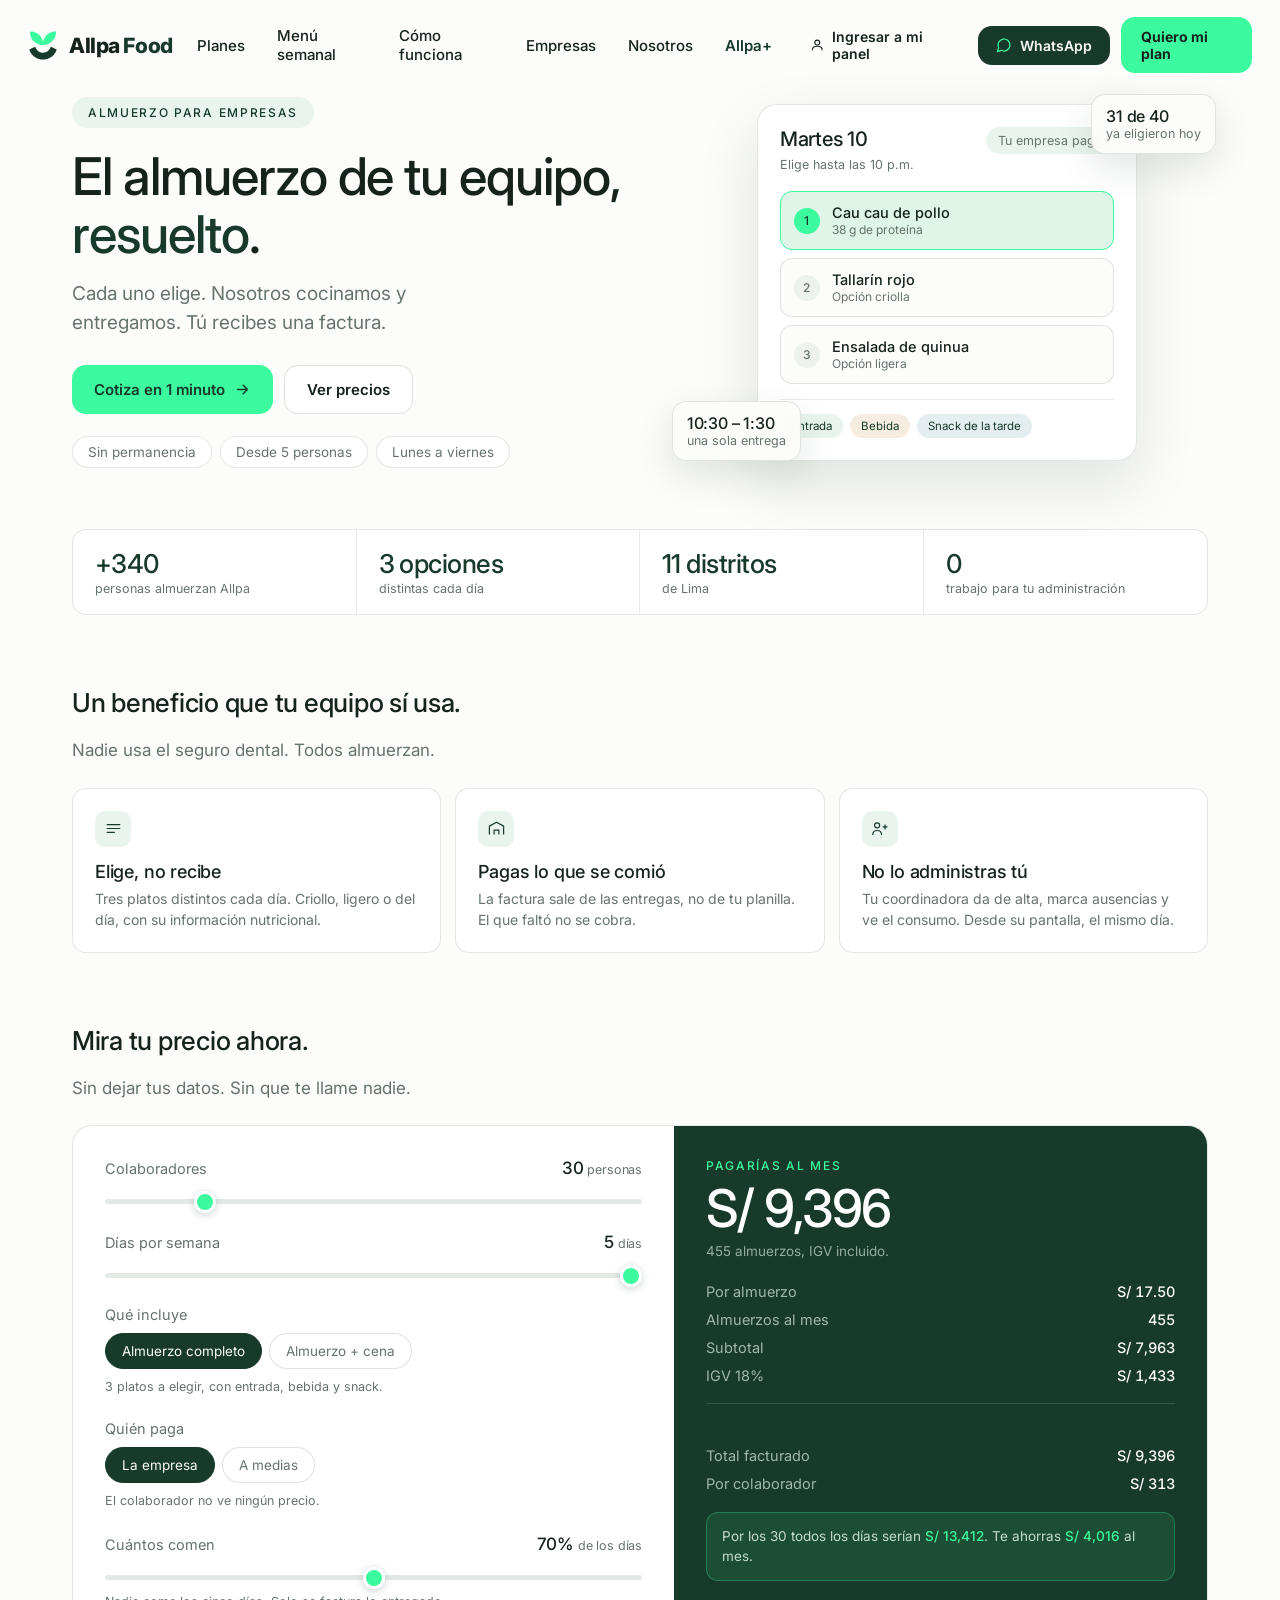
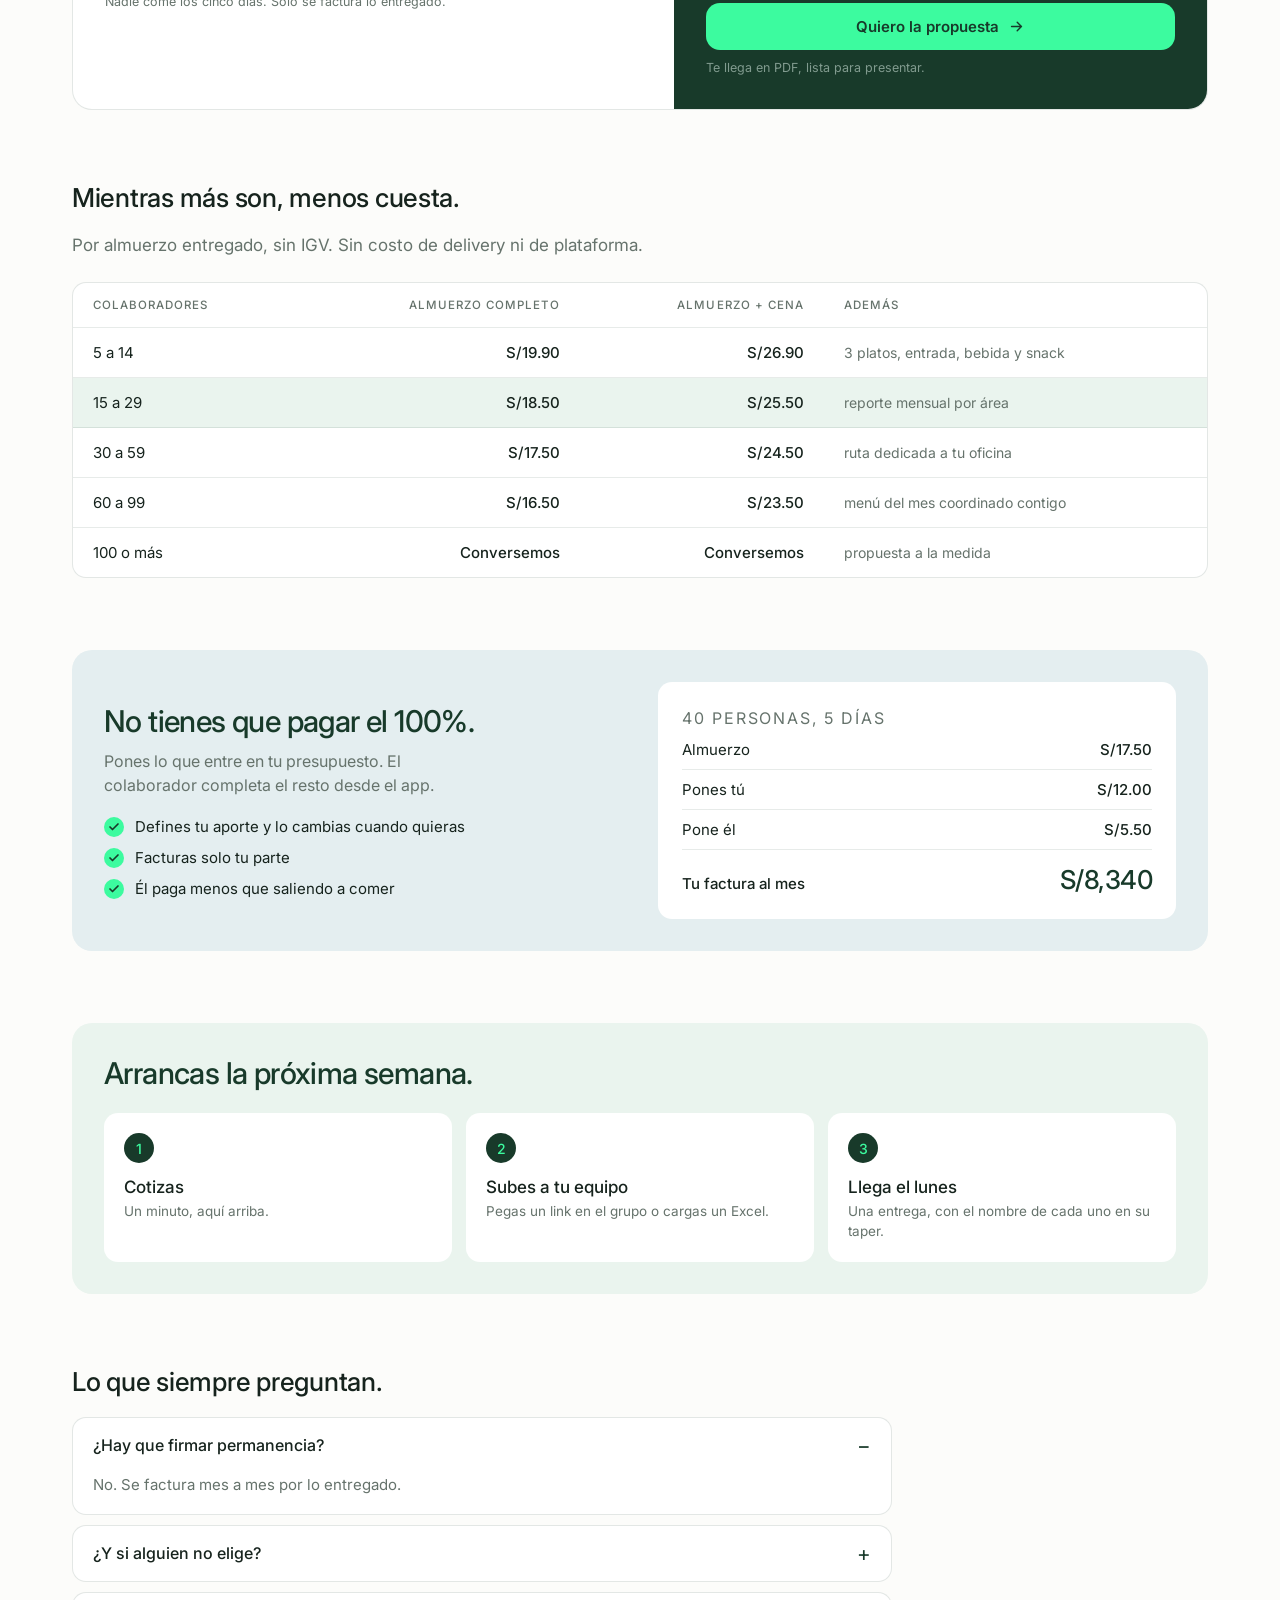
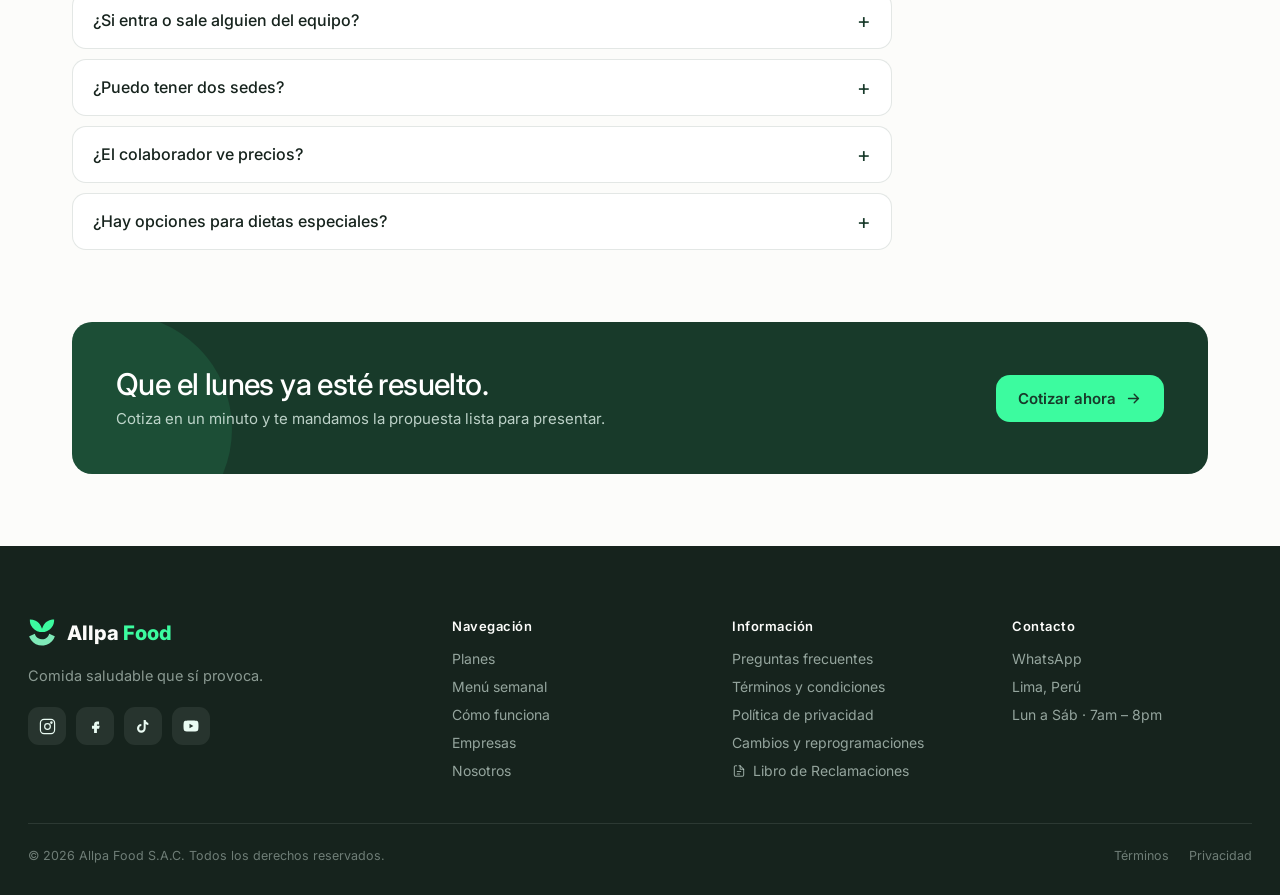
<file: Landing/empresas.html>
<!DOCTYPE html>
<html lang="es">
<head>
<meta charset="utf-8">
<meta name="viewport" content="width=device-width, initial-scale=1">
<title>Almuerzo para empresas en Lima | Allpa Empresas · Allpa Food</title>
<meta name="description" content="El almuerzo de tu equipo, resuelto. Cada colaborador elige su plato desde el app y tú recibes una sola factura por lo entregado. Cotiza en un minuto.">
<link rel="canonical" href="https://allpafood.com/empresas">
<meta property="og:type" content="website">
<meta property="og:title" content="Almuerzo para empresas en Lima | Allpa Empresas">
<meta property="og:description" content="El almuerzo de tu equipo, resuelto. Cada uno elige, nosotros entregamos, tú recibes una factura.">
<meta property="og:url" content="https://allpafood.com/empresas">
<meta property="og:image" content="https://allpafood.com/assets/hero-influencer.png">
<meta name="twitter:card" content="summary_large_image">
<link rel="preconnect" href="https://fonts.googleapis.com">
<link rel="preconnect" href="https://fonts.gstatic.com" crossorigin>
<link href="https://fonts.googleapis.com/css2?family=Inter:wght@400;500;600;700;800&display=swap" rel="stylesheet">
<link rel="stylesheet" href="assets/allpaplus.css">
<link rel="stylesheet" href="assets/empresas.css">
<!-- Meta Pixel Code -->
<script>
!function(f,b,e,v,n,t,s)
{if(f.fbq)return;n=f.fbq=function(){n.callMethod?
n.callMethod.apply(n,arguments):n.queue.push(arguments)};
if(!f._fbq)f._fbq=n;n.push=n;n.loaded=!0;n.version='2.0';
n.queue=[];t=b.createElement(e);t.async=!0;
t.src=v;s=b.getElementsByTagName(e)[0];
s.parentNode.insertBefore(t,s)}(window, document,'script',
'https://connect.facebook.net/en_US/fbevents.js');
fbq('init', '1422626848635569');
fbq('track', 'PageView');
fbq('track', 'ViewContent');

document.addEventListener('click', function(e) {
  var link = e.target.closest && e.target.closest('a[href*="wa.me"], a[href*="whatsapp.com"], a[href*="api.whatsapp"]');
  if (link) fbq('track', 'Contact');
}, true);
</script>
<noscript><img height="1" width="1" style="display:none"
  src="https://www.facebook.com/tr?id=1422626848635569&ev=PageView&noscript=1"
/></noscript>
<!-- End Meta Pixel Code -->
<link rel="icon" type="image/svg+xml" href="/favicon.svg">
</head>
<body>

<header class="site-header" id="site-header" style="position:fixed;top:0;left:0;right:0;z-index:200">
  <div style="max-width:1280px;margin:0 auto;padding:17px 28px;display:flex;align-items:center;justify-content:space-between;gap:24px">
    <a href="index.html" class="header-logo" style="display:flex;align-items:center;flex:none;overflow:visible">
      <svg viewBox="580 204 840 856" width="30" height="31" style="display: block; flex: none" aria-hidden="true"><path fill="#3CFB9F" d="M999.82,520.51c7-18.83,13.43-37.77,21.04-56.24,19.05-46.24,45.26-87.86,80.95-123.25,47.89-47.48,104.91-77.96,170.7-92.39,28.78-6.31,57.86-9.34,87.31-9.2,3.13.01,4.56.77,4.61,4.1.75,42.75-2.46,85.03-15.18,126.13-12.8,41.35-34.09,78.1-61.5,111.35-40.47,49.09-89.09,87.55-148.12,112.19-41.7,17.41-85.13,26.12-130.33,26.25-25.34.07-50.61-.42-75.66-4.87-55.63-9.88-105.96-31.98-150.94-66.02-48.28-36.54-87.3-81.06-114.48-135.49-16.71-33.46-26.68-68.91-29.77-106.11-1.72-20.75-1.79-41.63-2.77-62.44-.19-4.09,1.26-5.11,5.22-5.12,58.75-.14,114.87,11.62,167.8,37.32,36.01,17.49,67.5,41.3,95.27,70.1,42.48,44.05,69.88,96.82,89.25,154.24,2.17,6.44,4.29,12.9,6.44,19.35.03.08.23.11.17.08Z"></path><path fill="#183A2A" d="M783.7,667.76c18.9,58.43,51.25,106.26,104.51,137.62,35.88,21.13,74.74,32.06,116.92,30.91,50.01-1.37,94.27-18.09,132.85-49.09,38.6-31,63.49-71.66,78.14-119.26,1.38.55,2.63.96,3.82,1.52,53.32,25.02,106.64,50.04,159.96,75.07,5.74,2.69,5.82,2.74,3.69,9.02-17.07,50.13-43.09,95.15-78.38,134.59-25.6,28.6-54.43,53.53-87.04,74.08-50.3,31.69-104.75,51.79-163.74,58.94-83.08,10.07-162.76-1.51-237.97-39.3-30.45-15.3-58.49-34.27-84.18-56.71-40.49-35.39-73.21-76.81-96.51-125.33-7.26-15.11-13.07-30.93-19.27-46.54-2.35-5.91-2-6.08,3.86-8.83,44.39-20.83,88.79-41.65,133.18-62.48,9.92-4.66,19.84-9.34,30.18-14.2Z"></path></svg>
      <span class="header-logo-text" style="font:800 21px Inter;letter-spacing:-.02em;color:#16231D;white-space:nowrap;overflow:hidden;max-width:160px;margin-left:11px;opacity:1">Allpa <span style="color:#183A2A">Food</span></span>
    </a>
    <nav class="header-nav-desktop" style="display: flex; gap: 32px; align-items: center">
      <a href="index.html#planes" style="font:500 15px Inter;color:#16231D">Planes</a>
      <a href="index.html#menu" style="font:500 15px Inter;color:#16231D">Menú semanal</a>
      <a href="index.html#como" style="font:500 15px Inter;color:#16231D">Cómo funciona</a>
      <a href="empresas.html" style="font:500 15px Inter;color:#16231D">Empresas</a>
      <a href="index.html#nosotros" style="font:500 15px Inter;color:#16231D">Nosotros</a>
      <a href="allpaplus.html" style="font:600 15px Inter;color:#183A2A">Allpa+</a>
    </nav>
    <div class="header-cta-desktop" style="display:flex;gap:11px;align-items:center">
      <a href="https://app.allpafood.com/ingresar" aria-label="Ingresar a mi panel" style="display:inline-flex;align-items:center;gap:7px;color:#16231D;font:600 14px Inter;padding:11px 14px;border-radius:14px"><svg width="16" height="16" viewBox="0 0 24 24" fill="none" stroke="#16231D" stroke-width="1.8" stroke-linecap="round" stroke-linejoin="round"><circle cx="12" cy="8" r="4"></circle><path d="M4 20c0-3.5 3.5-6 8-6s8 2.5 8 6"></path></svg>Ingresar a mi panel</a>
      <a id="wa-cta-desktop" href="https://wa.me/51943764730?text=Hola%2C%20quiero%20conocer%20qu%C3%A9%20plan%20de%20Allpa%20Food%20es%20ideal%20para%20m%C3%AD." target="_blank" style="display:inline-flex;align-items:center;gap:8px;background:#183A2A;color:#FCFCFA;font:600 14px Inter;padding:11px 18px;border-radius:14px">
        <svg width="16" height="16" viewBox="0 0 24 24" fill="none" stroke="#3CFB9F" stroke-width="1.8" stroke-linecap="round" stroke-linejoin="round"><path d="M7.9 20A9 9 0 1 0 4 16.1L2 22Z"></path></svg>WhatsApp</a>
      <a href="index.html#planes" style="display:inline-flex;align-items:center;gap:8px;background:#3CFB9F;color:#16231D;font:700 14px Inter;padding:11px 20px;border-radius:14px">Quiero mi plan</a>
    </div>
    <button type="button" class="mobile-menu-btn" id="mobile-menu-btn" aria-expanded="false" aria-label="Abrir menú">
      <span></span><span></span><span></span>
    </button>
    <div class="mobile-menu-panel" id="mobile-menu-panel">
      <a href="index.html#planes">Planes</a>
      <a href="index.html#menu">Menú semanal</a>
      <a href="index.html#como">Cómo funciona</a>
      <a href="empresas.html">Empresas</a>
      <a href="index.html#nosotros">Nosotros</a>
      <a href="allpaplus.html">Allpa+</a>
      <a href="https://app.allpafood.com/ingresar" aria-label="Ingresar a mi panel">Ingresar a mi panel</a>
      <a id="wa-cta-mobile" href="https://wa.me/51943764730?text=Hola%2C%20quiero%20conocer%20qu%C3%A9%20plan%20de%20Allpa%20Food%20es%20ideal%20para%20m%C3%AD." target="_blank" class="mobile-menu-cta-wa"><svg width="17" height="17" viewBox="0 0 24 24" fill="none" stroke="#3CFB9F" stroke-width="1.8" stroke-linecap="round" stroke-linejoin="round"><path d="M7.9 20A9 9 0 1 0 4 16.1L2 22Z"></path></svg>WhatsApp</a>
      <a href="index.html#planes" class="mobile-menu-cta-primary">Quiero mi plan</a>
    </div>
  </div>
</header>

<main>
  <div class="ap-main">

    <!-- ============================ PORTADA -->
    <section class="em-hero">
      <div>
        <span class="ap-eyebrow">ALMUERZO PARA EMPRESAS</span>
        <h1>El almuerzo de tu equipo, <em>resuelto</em>.</h1>
        <p class="em-hero-p">Cada uno elige. Nosotros cocinamos y entregamos. Tú recibes una factura.</p>
        <div class="em-acc">
          <a href="#cotizar" class="em-btn em-btn-verde">Cotiza en 1 minuto
            <svg width="17" height="17" viewBox="0 0 24 24" fill="none" stroke="#183A2A" stroke-width="2" stroke-linecap="round" stroke-linejoin="round"><path d="M5 12h14M13 6l6 6-6 6"></path></svg></a>
          <a href="#precios" class="em-btn em-btn-claro">Ver precios</a>
        </div>
        <div class="em-marcas">
          <span class="em-marca">Sin permanencia</span>
          <span class="em-marca">Desde 5 personas</span>
          <span class="em-marca">Lunes a viernes</span>
        </div>
      </div>

      <div class="em-escena">
        <div class="em-fono">
          <div class="em-fono-cab">
            <div><h4>Martes 10</h4><span>Elige hasta las 10 p.m.</span></div>
            <span class="em-fono-sello">Tu empresa paga</span>
          </div>
          <div class="em-plato em-plato-on"><span class="em-plato-n">1</span>
            <span><b>Cau cau de pollo</b><small>38 g de proteína</small></span></div>
          <div class="em-plato"><span class="em-plato-n">2</span>
            <span><b>Tallarín rojo</b><small>Opción criolla</small></span></div>
          <div class="em-plato"><span class="em-plato-n">3</span>
            <span><b>Ensalada de quinua</b><small>Opción ligera</small></span></div>
          <div class="em-extras">
            <span class="em-eti em-eti-mint">Entrada</span>
            <span class="em-eti">Bebida</span>
            <span class="em-eti em-eti-azul">Snack de la tarde</span>
          </div>
        </div>
        <div class="em-globo em-globo-a"><b>31 de 40</b>ya eligieron hoy</div>
        <div class="em-globo em-globo-b"><b>10:30 – 1:30</b>una sola entrega</div>
      </div>
    </section>

    <!-- ============================ CIFRAS -->
    <section class="ap-reveal">
      <div class="em-franja">
        <div><b>+340</b><span>personas almuerzan Allpa</span></div>
        <div><b>3 opciones</b><span>distintas cada día</span></div>
        <div><b>11 distritos</b><span>de Lima</span></div>
        <div><b>0</b><span>trabajo para tu administración</span></div>
      </div>
    </section>

    <!-- ============================ BENEFICIOS -->
    <section class="ap-block ap-reveal">
      <h2 class="ap-title">Un beneficio que tu equipo sí usa.</h2>
      <p class="ap-p" style="margin:0 0 24px">Nadie usa el seguro dental. Todos almuerzan.</p>
      <div class="em-tris">
        <div class="em-carta">
          <div class="ap-icon-box"><svg viewBox="0 0 24 24"><path d="M4 7h16M4 12h16M4 17h9" stroke-linecap="round"></path></svg></div>
          <h3>Elige, no recibe</h3>
          <p>Tres platos distintos cada día. Criollo, ligero o del día, con su información nutricional.</p>
        </div>
        <div class="em-carta">
          <div class="ap-icon-box"><svg viewBox="0 0 24 24"><path d="M3 19V9l9-5 9 5v10" stroke-linecap="round" stroke-linejoin="round"></path><path d="M9 19v-5h6v5" stroke-linecap="round" stroke-linejoin="round"></path></svg></div>
          <h3>Pagas lo que se comió</h3>
          <p>La factura sale de las entregas, no de tu planilla. El que faltó no se cobra.</p>
        </div>
        <div class="em-carta">
          <div class="ap-icon-box"><svg viewBox="0 0 24 24"><circle cx="9" cy="8" r="3.2"></circle><path d="M3.5 19.5c0-3 2.5-5 5.5-5s5.5 2 5.5 5" stroke-linecap="round"></path><path d="M16.5 10h5M19 7.5v5" stroke-linecap="round"></path></svg></div>
          <h3>No lo administras tú</h3>
          <p>Tu coordinadora da de alta, marca ausencias y ve el consumo. Desde su pantalla, el mismo día.</p>
        </div>
      </div>
    </section>

    <!-- ============================ COTIZADOR -->
    <section class="ap-block ap-reveal" id="cotizar">
      <h2 class="ap-title">Mira tu precio ahora.</h2>
      <p class="ap-p" style="margin:0 0 24px">Sin dejar tus datos. Sin que te llame nadie.</p>

      <div class="em-coti">
        <div class="em-coti-izq">
          <div class="em-mando">
            <div class="em-mando-t"><label for="nPersonas">Colaboradores</label><output id="outPersonas"></output></div>
            <input type="range" id="nPersonas" min="5" max="150" step="1" value="30">
          </div>
          <div class="em-mando">
            <div class="em-mando-t"><label for="nDias">Días por semana</label><output id="outDias"></output></div>
            <input type="range" id="nDias" min="1" max="5" step="1" value="5">
          </div>
          <div class="em-mando">
            <div class="em-mando-t"><label>Qué incluye</label></div>
            <div class="em-pildoras" id="optPlan">
              <button type="button" data-plan="base" aria-pressed="true">Almuerzo completo</button>
              <button type="button" data-plan="cena" aria-pressed="false">Almuerzo + cena</button>
            </div>
            <p class="em-nota" id="quePlan"></p>
          </div>
          <div class="em-mando">
            <div class="em-mando-t"><label>Quién paga</label></div>
            <div class="em-pildoras" id="optPago">
              <button type="button" data-pago="todo" aria-pressed="true">La empresa</button>
              <button type="button" data-pago="copago" aria-pressed="false">A medias</button>
            </div>
            <p class="em-nota" id="queCopago"></p>
          </div>
          <div class="em-mando" id="mandoAporte" hidden>
            <div class="em-mando-t"><label for="nAporte">Pones por almuerzo</label><output id="outAporte"></output></div>
            <input type="range" id="nAporte" min="4" max="24" step="0.5" value="12">
          </div>
          <div class="em-mando">
            <div class="em-mando-t"><label for="nAsist">Cuántos comen</label><output id="outAsist"></output></div>
            <input type="range" id="nAsist" min="40" max="100" step="1" value="70">
            <p class="em-nota">Nadie come los cinco días. Solo se factura lo entregado.</p>
          </div>
        </div>

        <div class="em-coti-der">
          <p class="em-coti-rot">PAGARÍAS AL MES</p>
          <div class="em-coti-cifra" id="cifra">—</div>
          <p class="em-coti-sub" id="cifraSub"></p>
          <dl>
            <dt>Por almuerzo</dt><dd id="dPrecio"></dd>
            <dt id="tPoneEmpresa" hidden>Pones tú</dt><dd id="dPoneEmpresa" hidden></dd>
            <dt id="tPoneColab" hidden>Pone él</dt><dd id="dPoneColab" hidden></dd>
            <dt>Almuerzos al mes</dt><dd id="dCantidad"></dd>
            <dt>Subtotal</dt><dd id="dSubtotal"></dd>
            <dt>IGV 18%</dt><dd id="dIgv"></dd>
          </dl>
          <hr>
          <dl>
            <dt>Total facturado</dt><dd id="dTotal"></dd>
            <dt>Por colaborador</dt><dd id="dPorPersona"></dd>
          </dl>
          <div class="em-gana" id="gana"></div>
          <div class="em-coti-fin">
            <a href="#" id="em-wa-propuesta" class="em-btn em-btn-verde" style="width:100%;justify-content:center">Quiero la propuesta
              <svg width="17" height="17" viewBox="0 0 24 24" fill="none" stroke="#183A2A" stroke-width="2" stroke-linecap="round" stroke-linejoin="round"><path d="M5 12h14M13 6l6 6-6 6"></path></svg></a>
            <p class="em-nota">Te llega en PDF, lista para presentar.</p>
          </div>
        </div>
      </div>
    </section>

    <!-- ============================ PRECIOS -->
    <section class="ap-block ap-reveal" id="precios">
      <h2 class="ap-title">Mientras más son, menos cuesta.</h2>
      <p class="ap-p" style="margin:0 0 24px">Por almuerzo entregado, sin IGV. Sin costo de delivery ni de plataforma.</p>
      <div class="em-tabla-caja em-rueda">
        <table class="em-tabla">
          <thead><tr><th>Colaboradores</th><th class="n">Almuerzo completo</th><th class="n">Almuerzo + cena</th><th>Además</th></tr></thead>
          <tbody>
            <tr><td>5 a 14</td><td class="n">S/19.90</td><td class="n">S/26.90</td><td class="g">3 platos, entrada, bebida y snack</td></tr>
            <tr class="em-destaca"><td>15 a 29</td><td class="n">S/18.50</td><td class="n">S/25.50</td><td class="g">reporte mensual por área</td></tr>
            <tr><td>30 a 59</td><td class="n">S/17.50</td><td class="n">S/24.50</td><td class="g">ruta dedicada a tu oficina</td></tr>
            <tr><td>60 a 99</td><td class="n">S/16.50</td><td class="n">S/23.50</td><td class="g">menú del mes coordinado contigo</td></tr>
            <tr><td>100 o más</td><td class="n">Conversemos</td><td class="n">Conversemos</td><td class="g">propuesta a la medida</td></tr>
          </tbody>
        </table>
      </div>
    </section>

    <!-- ============================ COPAGO -->
    <section class="ap-block ap-reveal">
      <div class="em-copago">
        <div>
          <h2>No tienes que pagar el 100%.</h2>
          <p>Pones lo que entre en tu presupuesto. El colaborador completa el resto desde el app.</p>
          <ul class="em-check">
            <li>Defines tu aporte y lo cambias cuando quieras</li>
            <li>Facturas solo tu parte</li>
            <li>Él paga menos que saliendo a comer</li>
          </ul>
        </div>
        <div class="em-ejemplo">
          <p class="em-ejemplo-rot">40 personas, 5 días</p>
          <div class="em-ejemplo-fila"><span>Almuerzo</span><b>S/17.50</b></div>
          <div class="em-ejemplo-fila"><span>Pones tú</span><b>S/12.00</b></div>
          <div class="em-ejemplo-fila"><span>Pone él</span><b>S/5.50</b></div>
          <div class="em-ejemplo-fila em-ejemplo-total"><span>Tu factura al mes</span><b>S/8,340</b></div>
        </div>
      </div>
    </section>

    <!-- ============================ PASOS -->
    <section class="ap-block ap-reveal">
      <div class="em-pasos">
        <h2>Arrancas la próxima semana.</h2>
        <div class="em-pasos-grid">
          <div class="em-paso"><div class="em-paso-n">1</div><h3>Cotizas</h3><p>Un minuto, aquí arriba.</p></div>
          <div class="em-paso"><div class="em-paso-n">2</div><h3>Subes a tu equipo</h3><p>Pegas un link en el grupo o cargas un Excel.</p></div>
          <div class="em-paso"><div class="em-paso-n">3</div><h3>Llega el lunes</h3><p>Una entrega, con el nombre de cada uno en su taper.</p></div>
        </div>
      </div>
    </section>

    <!-- ============================ PREGUNTAS -->
    <section class="ap-block ap-reveal">
      <h2 class="ap-title">Lo que siempre preguntan.</h2>
      <div class="em-faq">
        <details open><summary>¿Hay que firmar permanencia?</summary>
          <p>No. Se factura mes a mes por lo entregado.</p></details>
        <details><summary>¿Y si alguien no elige?</summary>
          <p>No se le manda nada y no se cobra nada. Llega exacto lo que tu gente eligió.</p></details>
        <details><summary>¿Si entra o sale alguien del equipo?</summary>
          <p>Tu coordinadora lo da de alta o de baja el mismo día, sin avisarnos.</p></details>
        <details><summary>¿Puedo tener dos sedes?</summary>
          <p>Sí, con entrega y factura separadas por sede o por área.</p></details>
        <details><summary>¿El colaborador ve precios?</summary>
          <p>Si cubres todo, no ve ningún monto. Con copago ve solo su parte.</p></details>
        <details><summary>¿Hay opciones para dietas especiales?</summary>
          <p>Todos los días hay una opción ligera y una criolla, con su información nutricional.
             Alergias y restricciones se coordinan al dar de alta.</p></details>
      </div>
    </section>

    <!-- ============================ CIERRE -->
    <section class="ap-block ap-reveal" style="margin-bottom:72px">
      <div class="em-cierre">
        <div>
          <h2>Que el lunes ya esté resuelto.</h2>
          <p>Cotiza en un minuto y te mandamos la propuesta lista para presentar.</p>
        </div>
        <a href="#cotizar" class="em-btn em-btn-verde">Cotizar ahora
          <svg width="17" height="17" viewBox="0 0 24 24" fill="none" stroke="#183A2A" stroke-width="2" stroke-linecap="round" stroke-linejoin="round"><path d="M5 12h14M13 6l6 6-6 6"></path></svg></a>
      </div>
    </section>

  </div>
</main>

<footer style="background:#16231D;padding:clamp(48px,6vw,72px) 28px 32px">
  <div style="max-width:1280px;margin:0 auto">
    <div class="footer-grid" style="display:grid;grid-template-columns:minmax(0,1.6fr) repeat(3,minmax(0,1fr));gap:40px;margin-bottom:44px">
      <div>
        <a href="index.html" style="display:flex;align-items:center;gap:11px;margin-bottom:18px"><svg viewBox="580 204 840 856" width="28" height="29" aria-hidden="true"><path fill="#3CFB9F" d="M999.82,520.51c7-18.83,13.43-37.77,21.04-56.24,19.05-46.24,45.26-87.86,80.95-123.25,47.89-47.48,104.91-77.96,170.7-92.39,28.78-6.31,57.86-9.34,87.31-9.2,3.13.01,4.56.77,4.61,4.1.75,42.75-2.46,85.03-15.18,126.13-12.8,41.35-34.09,78.1-61.5,111.35-40.47,49.09-89.09,87.55-148.12,112.19-41.7,17.41-85.13,26.12-130.33,26.25-25.34.07-50.61-.42-75.66-4.87-55.63-9.88-105.96-31.98-150.94-66.02-48.28-36.54-87.3-81.06-114.48-135.49-16.71-33.46-26.68-68.91-29.77-106.11-1.72-20.75-1.79-41.63-2.77-62.44-.19-4.09,1.26-5.11,5.22-5.12,58.75-.14,114.87,11.62,167.8,37.32,36.01,17.49,67.5,41.3,95.27,70.1,42.48,44.05,69.88,96.82,89.25,154.24,2.17,6.44,4.29,12.9,6.44,19.35.03.08.23.11.17.08Z"></path><path fill="#7fe9b8" d="M783.7,667.76c18.9,58.43,51.25,106.26,104.51,137.62,35.88,21.13,74.74,32.06,116.92,30.91,50.01-1.37,94.27-18.09,132.85-49.09,38.6-31,63.49-71.66,78.14-119.26,1.38.55,2.63.96,3.82,1.52,53.32,25.02,106.64,50.04,159.96,75.07,5.74,2.69,5.82,2.74,3.69,9.02-17.07,50.13-43.09,95.15-78.38,134.59-25.6,28.6-54.43,53.53-87.04,74.08-50.3,31.69-104.75,51.79-163.74,58.94-83.08,10.07-162.76-1.51-237.97-39.3-30.45-15.3-58.49-34.27-84.18-56.71-40.49-35.39-73.21-76.81-96.51-125.33-7.26-15.11-13.07-30.93-19.27-46.54-2.35-5.91-2-6.08,3.86-8.83,44.39-20.83,88.79-41.65,133.18-62.48,9.92-4.66,19.84-9.34,30.18-14.2Z"></path></svg><span style="font:800 20px Inter;color:#FCFCFA">Allpa <span style="color:#3CFB9F">Food</span></span></a>
        <p style="font:400 14.5px/1.5 Inter;color:rgba(234,251,243,0.55);margin:0 0 20px;max-width:260px">Comida saludable que sí provoca.</p>
        <div style="display:flex;gap:10px">
          <a href="#" aria-label="Instagram" style="width:38px;height:38px;border-radius:11px;background:rgba(234,251,243,0.08);display:flex;align-items:center;justify-content:center"><svg width="17" height="17" viewBox="0 0 24 24" fill="none" stroke="#EAFBF3" stroke-width="1.7"><rect x="2" y="2" width="20" height="20" rx="5"></rect><circle cx="12" cy="12" r="4"></circle><circle cx="17.5" cy="6.5" r="1"></circle></svg></a>
          <a href="#" aria-label="Facebook" style="width:38px;height:38px;border-radius:11px;background:rgba(234,251,243,0.08);display:flex;align-items:center;justify-content:center"><svg width="17" height="17" viewBox="0 0 24 24" fill="#EAFBF3"><path d="M14 9h3V5h-3c-2.2 0-4 1.8-4 4v2H7v4h3v6h4v-6h3l1-4h-4V9a1 1 0 0 1 1-1Z"></path></svg></a>
          <a href="#" aria-label="TikTok" style="width:38px;height:38px;border-radius:11px;background:rgba(234,251,243,0.08);display:flex;align-items:center;justify-content:center"><svg width="16" height="16" viewBox="0 0 24 24" fill="#EAFBF3"><path d="M16 3c.3 2.3 1.9 4.1 4 4.4v3c-1.5 0-2.9-.5-4-1.3v6.4A6.5 6.5 0 1 1 9.5 9v3.1A3.4 3.4 0 1 0 13 15.5V3h3Z"></path></svg></a>
          <a href="#" aria-label="YouTube" style="width:38px;height:38px;border-radius:11px;background:rgba(234,251,243,0.08);display:flex;align-items:center;justify-content:center"><svg width="18" height="18" viewBox="0 0 24 24" fill="#EAFBF3"><path d="M22 12s0-3.4-.4-5c-.25-.9-1-1.6-1.9-1.85C18 4.7 12 4.7 12 4.7s-6 0-7.7.45C3.4 5.4 2.65 6.1 2.4 7 2 8.6 2 12 2 12s0 3.4.4 5c.25.9 1 1.6 1.9 1.85C6 19.3 12 19.3 12 19.3s6 0 7.7-.45c.9-.25 1.65-.95 1.9-1.85.4-1.6.4-5 .4-5ZM10 15V9l5.2 3L10 15Z"></path></svg></a>
        </div>
      </div>
      <div>
        <h4 style="font:600 13px Inter;color:#FCFCFA;margin:0 0 16px;letter-spacing:.04em">Navegación</h4>
        <div class="footer-links-col" style="display:flex;flex-direction:column;gap:11px">
          <a href="index.html#planes" style="font:400 14px Inter;color:rgba(234,251,243,0.6)">Planes</a>
          <a href="index.html#menu" style="font:400 14px Inter;color:rgba(234,251,243,0.6)">Menú semanal</a>
          <a href="index.html#como" style="font:400 14px Inter;color:rgba(234,251,243,0.6)">Cómo funciona</a>
          <a href="empresas.html" style="font:400 14px Inter;color:rgba(234,251,243,0.6)">Empresas</a>
          <a href="index.html#nosotros" style="font:400 14px Inter;color:rgba(234,251,243,0.6)">Nosotros</a>
        </div>
      </div>
      <div>
        <h4 style="font:600 13px Inter;color:#FCFCFA;margin:0 0 16px;letter-spacing:.04em">Información</h4>
        <div class="footer-links-col" style="display:flex;flex-direction:column;gap:11px">
          <a href="#" style="font:400 14px Inter;color:rgba(234,251,243,0.6)">Preguntas frecuentes</a>
          <a href="terminos.html" style="font:400 14px Inter;color:rgba(234,251,243,0.6)">Términos y condiciones</a>
          <a href="privacidad.html" style="font:400 14px Inter;color:rgba(234,251,243,0.6)">Política de privacidad</a>
          <a href="#" style="font:400 14px Inter;color:rgba(234,251,243,0.6)">Cambios y reprogramaciones</a>
          <a href="reclamaciones.html" style="display:flex;align-items:center;gap:7px;font:400 14px Inter;color:rgba(234,251,243,0.6)"><svg width="14" height="14" viewBox="0 0 24 24" fill="none" stroke="currentColor" stroke-width="1.8" stroke-linecap="round" stroke-linejoin="round" style="flex:none"><path d="M8 3H6a2 2 0 0 0-2 2v14a2 2 0 0 0 2 2h12a2 2 0 0 0 2-2V9l-6-6h-2"></path><path d="M14 3v6h6"></path><path d="M9 13h6M9 17h4"></path></svg>Libro de Reclamaciones</a>
        </div>
      </div>
      <div>
        <h4 style="font:600 13px Inter;color:#FCFCFA;margin:0 0 16px;letter-spacing:.04em">Contacto</h4>
        <div class="footer-links-col" style="display:flex;flex-direction:column;gap:11px">
          <a id="wa-cta-footer" href="https://wa.me/51943764730?text=Hola%2C%20quiero%20conocer%20qu%C3%A9%20plan%20de%20Allpa%20Food%20es%20ideal%20para%20m%C3%AD." target="_blank" style="font:400 14px Inter;color:rgba(234,251,243,0.6)">WhatsApp</a>
          <span style="font:400 14px Inter;color:rgba(234,251,243,0.6)">Lima, Perú</span>
          <span style="font:400 14px Inter;color:rgba(234,251,243,0.6)">Lun a Sáb · 7am – 8pm</span>
        </div>
      </div>
    </div>
    <div class="footer-bottom-bar" style="border-top:1px solid rgba(234,251,243,0.1);padding-top:24px;display:flex;justify-content:space-between;align-items:center;flex-wrap:wrap;gap:12px">
      <span style="font:400 12.5px Inter;color:rgba(234,251,243,0.42)">© 2026 Allpa Food S.A.C. Todos los derechos reservados.</span>
      <div class="footer-bottom-links" style="display:flex;gap:20px"><a href="terminos.html" style="font:400 12.5px Inter;color:rgba(234,251,243,0.42)">Términos</a><a href="privacidad.html" style="font:400 12.5px Inter;color:rgba(234,251,243,0.42)">Privacidad</a></div>
    </div>
  </div>
</footer>

<script>
(function(){
  var reduce = window.matchMedia('(prefers-reduced-motion: reduce)').matches;
  var WA_NUMBER = '51943764730';
  function waLink(msg){ return 'https://wa.me/' + WA_NUMBER + '?text=' + encodeURIComponent(msg); }

  /* El WhatsApp del header y del pie sigue siendo el del plan personal: quien
     entra aqui por error no deberia caer en la conversacion de empresas. */
  var WA_PLAN_MSG = 'Hola, quiero conocer qué plan de Allpa Food es ideal para mí.';
  ['wa-cta-desktop', 'wa-cta-mobile', 'wa-cta-footer'].forEach(function(id){
    var el = document.getElementById(id);
    if (el) el.href = waLink(WA_PLAN_MSG);
  });

  /* ================= Header: scroll glass ================= */
  var header = document.getElementById('site-header');
  function onScroll(){ header.classList.toggle('header-scrolled', window.scrollY > 100); }
  window.addEventListener('scroll', onScroll, { passive: true });
  onScroll();

  /* ================= Header: menu movil ================= */
  var btn = document.getElementById('mobile-menu-btn');
  var mpanel = document.getElementById('mobile-menu-panel');
  var menuOpen = false;
  function setMenu(open){
    menuOpen = open;
    btn.classList.toggle('open', open);
    mpanel.classList.toggle('open', open);
    btn.setAttribute('aria-expanded', open ? 'true' : 'false');
    document.body.style.overflow = open ? 'hidden' : '';
  }
  btn.addEventListener('click', function(){ setMenu(!menuOpen); });
  mpanel.querySelectorAll('a').forEach(function(a){ a.addEventListener('click', function(){ setMenu(false); }); });

  /* ================= Reveal al entrar en pantalla ================= */
  var reveals = Array.from(document.querySelectorAll('.ap-reveal'));
  if (reduce){ reveals.forEach(function(el){ el.classList.add('ap-in'); }); }
  else {
    var io = new IntersectionObserver(function(entries){
      entries.forEach(function(entry){
        if (!entry.isIntersecting) return;
        entry.target.classList.add('ap-in');
        io.unobserve(entry.target);
      });
    }, { threshold: 0.15 });
    reveals.forEach(function(el){ io.observe(el); });
  }

  /* ================================================================
     COTIZADOR
     ================================================================ */
  var TRAMOS = [
    { hasta: 14,  precio: 19.90 },
    { hasta: 29,  precio: 18.50 },
    { hasta: 59,  precio: 17.50 },
    { hasta: 99,  precio: 16.50 },
    { hasta: 1e9, precio: 15.90 }
  ];
  var EXTRA_CENA = 7.00;
  var SEMANAS_MES = 4.33;

  function $(id){ return document.getElementById(id); }
  function soles(n, dec){
    return 'S/ ' + n.toLocaleString('es-PE', {
      minimumFractionDigits: dec || 0, maximumFractionDigits: dec || 0 });
  }

  var plan = 'base', pago = 'todo';

  function calcular(){
    var personas = Number($('nPersonas').value);
    var dias     = Number($('nDias').value);
    var asist    = Number($('nAsist').value) / 100;

    var base = TRAMOS.filter(function(t){ return personas <= t.hasta; })[0].precio;
    var precio = base + (plan === 'cena' ? EXTRA_CENA : 0);

    /* El tope del aporte sigue al precio: con el almuerzo a S/17.50 no tiene
       sentido que la empresa pueda poner S/24. */
    var barra = $('nAporte');
    barra.max = precio;
    if (Number(barra.value) > precio) barra.value = precio;
    var aporte = Number(barra.value);

    /* Los dias del mes salen de 4.33 semanas, no de 20 fijos: con 3 dias a la
       semana "20 dias habiles" no significa nada. */
    var cantidad = Math.round(personas * dias * SEMANAS_MES * asist);
    var ponEmpresa = pago === 'copago' ? Math.min(aporte, precio) : precio;
    var ponColab = precio - ponEmpresa;

    var subtotal = cantidad * ponEmpresa;
    var igv = subtotal * 0.18;
    var total = subtotal + igv;

    $('outPersonas').innerHTML = personas + (personas === 150 ? '+' : '') + ' <small>personas</small>';
    $('outDias').innerHTML = dias + (dias === 1 ? ' <small>día</small>' : ' <small>días</small>');
    $('outAsist').innerHTML = Math.round(asist * 100) + '% <small>de los días</small>';
    $('outAporte').innerHTML = soles(aporte, 2) + ' <small>de ' + soles(precio, 2) + '</small>';

    $('quePlan').textContent = plan === 'cena'
      ? 'Almuerzo y cena del mismo día, con entrada, bebida y snack.'
      : '3 platos a elegir, con entrada, bebida y snack.';
    $('queCopago').textContent = pago === 'copago'
      ? 'Tú pones una parte; el colaborador completa desde el app.'
      : 'El colaborador no ve ningún precio.';

    $('cifra').textContent = soles(total);
    $('cifraSub').textContent = cantidad.toLocaleString('es-PE') + ' almuerzos, IGV incluido.';
    $('dPrecio').textContent = soles(precio, 2);
    $('dCantidad').textContent = cantidad.toLocaleString('es-PE');
    $('dSubtotal').textContent = soles(subtotal);
    $('dIgv').textContent = soles(igv);
    $('dTotal').textContent = soles(total);
    $('dPorPersona').textContent = soles(total / personas);

    var hayCopago = pago === 'copago' && ponColab > 0.01;
    ['tPoneEmpresa', 'dPoneEmpresa', 'tPoneColab', 'dPoneColab'].forEach(function(id){
      $(id).hidden = !hayCopago;
    });
    $('dPoneEmpresa').textContent = soles(ponEmpresa, 2);
    $('dPoneColab').textContent = soles(ponColab, 2);
    $('mandoAporte').hidden = pago !== 'copago';

    /* El contraste que cierra: lo que costaria pagarle a todos todos los dias,
       que es como cobra el resto del mercado. */
    var siTodos = personas * dias * SEMANAS_MES * precio * 1.18;
    $('gana').innerHTML = hayCopago
      ? 'Cubriendo todo pagarías <b>' + soles(cantidad * precio * 1.18) +
        '</b>. Con tu aporte, el beneficio igual existe.'
      : 'Por los ' + personas + ' todos los días serían <b>' + soles(siTodos) +
        '</b>. Te ahorras <b>' + soles(siTodos - total) + '</b> al mes.';

    /* El boton se lleva la cotizacion puesta: el asesor no tiene que
       preguntar de nuevo cuantos son ni cuanto le salio. */
    $('em-wa-propuesta').href = waLink(
      'Hola, cotice en la web para mi empresa: ' + personas + ' colaboradores, ' +
      dias + (dias === 1 ? ' día' : ' días') + ' por semana, ' +
      (plan === 'cena' ? 'almuerzo + cena' : 'almuerzo completo') +
      (hayCopago ? ', a medias con el colaborador' : '') +
      '. Me salió ' + soles(total) + ' al mes. Quiero la propuesta.');
  }

  ['nPersonas', 'nDias', 'nAsist', 'nAporte'].forEach(function(id){
    $(id).addEventListener('input', calcular);
  });

  function grupo(id, set){
    var cont = $(id);
    cont.addEventListener('click', function(e){
      var b = e.target.closest('button');
      if (!b) return;
      Array.prototype.forEach.call(cont.children, function(x){
        x.setAttribute('aria-pressed', x === b ? 'true' : 'false');
      });
      set(b.dataset);
      calcular();
    });
  }
  grupo('optPlan', function(d){ plan = d.plan; });
  grupo('optPago', function(d){ pago = d.pago; });

  calcular();
})();
</script>
</body>
</html>
</file>
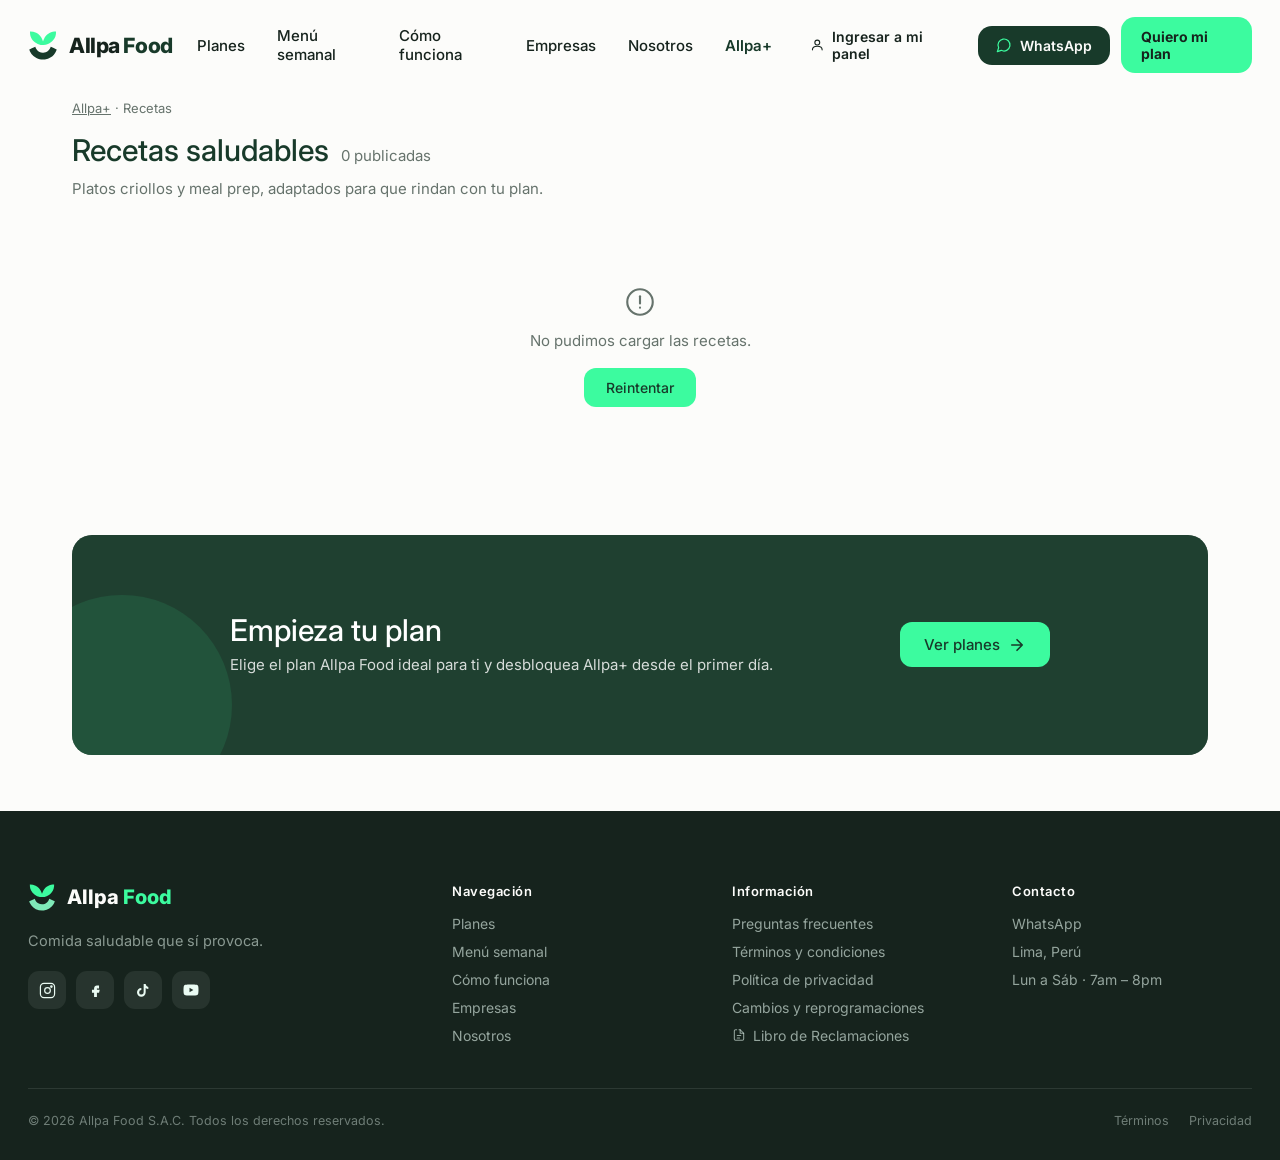
<file: Landing/recetas.html>
<!DOCTYPE html>
<html lang="es">
<head>
<meta charset="utf-8">
<meta name="viewport" content="width=device-width, initial-scale=1">
<title>Recetas saludables | Allpa Food</title>
<meta name="description" content="Recetas saludables y fáciles de preparar: platos criollos y meal prep pensados para complementar tu plan Allpa Food cada semana.">
<link rel="canonical" href="https://allpafood.com/recetas">
<meta property="og:type" content="website">
<meta property="og:title" content="Recetas saludables | Allpa Food">
<meta property="og:description" content="Recetas saludables y fáciles de preparar: platos criollos y meal prep pensados para complementar tu plan Allpa Food cada semana.">
<meta property="og:url" content="https://allpafood.com/recetas">
<meta property="og:image" content="https://allpafood.com/assets/hero-influencer.png">
<meta name="twitter:card" content="summary_large_image">
<link rel="preconnect" href="https://fonts.googleapis.com">
<link rel="preconnect" href="https://fonts.gstatic.com" crossorigin>
<link href="https://fonts.googleapis.com/css2?family=Inter:wght@400;500&display=swap" rel="stylesheet">
<link rel="stylesheet" href="assets/allpaplus.css">
<link rel="stylesheet" href="assets/recetas.css">
<!-- Meta Pixel Code -->
<script>
!function(f,b,e,v,n,t,s)
{if(f.fbq)return;n=f.fbq=function(){n.callMethod?
n.callMethod.apply(n,arguments):n.queue.push(arguments)};
if(!f._fbq)f._fbq=n;n.push=n;n.loaded=!0;n.version='2.0';
n.queue=[];t=b.createElement(e);t.async=!0;
t.src=v;s=b.getElementsByTagName(e)[0];
s.parentNode.insertBefore(t,s)}(window, document,'script',
'https://connect.facebook.net/en_US/fbevents.js');
fbq('init', '1422626848635569');
fbq('track', 'PageView');
fbq('track', 'ViewContent');

document.addEventListener('click', function(e) {
  var link = e.target.closest && e.target.closest('a[href*="wa.me"], a[href*="whatsapp.com"], a[href*="api.whatsapp"]');
  if (link) fbq('track', 'Contact');
}, true);
</script>
<noscript><img height="1" width="1" style="display:none"
  src="https://www.facebook.com/tr?id=1422626848635569&ev=PageView&noscript=1"
/></noscript>
<!-- End Meta Pixel Code -->
<link rel="icon" type="image/svg+xml" href="/favicon.svg">
</head>
<body>

<header class="site-header" id="site-header" style="position:fixed;top:0;left:0;right:0;z-index:200">
  <div style="max-width:1280px;margin:0 auto;padding:17px 28px;display:flex;align-items:center;justify-content:space-between;gap:24px">
    <a href="index.html" class="header-logo" style="display:flex;align-items:center;flex:none;overflow:visible">
      <svg viewBox="580 204 840 856" width="30" height="31" style="display: block; flex: none" aria-hidden="true"><path fill="#3CFB9F" d="M999.82,520.51c7-18.83,13.43-37.77,21.04-56.24,19.05-46.24,45.26-87.86,80.95-123.25,47.89-47.48,104.91-77.96,170.7-92.39,28.78-6.31,57.86-9.34,87.31-9.2,3.13.01,4.56.77,4.61,4.1.75,42.75-2.46,85.03-15.18,126.13-12.8,41.35-34.09,78.1-61.5,111.35-40.47,49.09-89.09,87.55-148.12,112.19-41.7,17.41-85.13,26.12-130.33,26.25-25.34.07-50.61-.42-75.66-4.87-55.63-9.88-105.96-31.98-150.94-66.02-48.28-36.54-87.3-81.06-114.48-135.49-16.71-33.46-26.68-68.91-29.77-106.11-1.72-20.75-1.79-41.63-2.77-62.44-.19-4.09,1.26-5.11,5.22-5.12,58.75-.14,114.87,11.62,167.8,37.32,36.01,17.49,67.5,41.3,95.27,70.1,42.48,44.05,69.88,96.82,89.25,154.24,2.17,6.44,4.29,12.9,6.44,19.35.03.08.23.11.17.08Z"></path><path fill="#183A2A" d="M783.7,667.76c18.9,58.43,51.25,106.26,104.51,137.62,35.88,21.13,74.74,32.06,116.92,30.91,50.01-1.37,94.27-18.09,132.85-49.09,38.6-31,63.49-71.66,78.14-119.26,1.38.55,2.63.96,3.82,1.52,53.32,25.02,106.64,50.04,159.96,75.07,5.74,2.69,5.82,2.74,3.69,9.02-17.07,50.13-43.09,95.15-78.38,134.59-25.6,28.6-54.43,53.53-87.04,74.08-50.3,31.69-104.75,51.79-163.74,58.94-83.08,10.07-162.76-1.51-237.97-39.3-30.45-15.3-58.49-34.27-84.18-56.71-40.49-35.39-73.21-76.81-96.51-125.33-7.26-15.11-13.07-30.93-19.27-46.54-2.35-5.91-2-6.08,3.86-8.83,44.39-20.83,88.79-41.65,133.18-62.48,9.92-4.66,19.84-9.34,30.18-14.2Z"></path></svg>
      <span class="header-logo-text" style="font:800 21px Inter;letter-spacing:-.02em;color:#16231D;white-space:nowrap;overflow:hidden;max-width:160px;margin-left:11px;opacity:1">Allpa <span style="color:#183A2A">Food</span></span>
    </a>
    <nav class="header-nav-desktop" style="display: flex; gap: 32px; align-items: center">
      <a href="index.html#planes" style="font:500 15px Inter;color:#16231D">Planes</a>
      <a href="index.html#menu" style="font:500 15px Inter;color:#16231D">Menú semanal</a>
      <a href="index.html#como" style="font:500 15px Inter;color:#16231D">Cómo funciona</a>
      <a href="index.html#empresas" style="font:500 15px Inter;color:#16231D">Empresas</a>
      <a href="index.html#nosotros" style="font:500 15px Inter;color:#16231D">Nosotros</a>
      <a href="allpaplus.html" style="font:600 15px Inter;color:#183A2A">Allpa+</a>
    </nav>
    <div class="header-cta-desktop" style="display:flex;gap:11px;align-items:center">
      <a href="https://app.allpafood.com/ingresar" aria-label="Ingresar a mi panel" style="display:inline-flex;align-items:center;gap:7px;color:#16231D;font:600 14px Inter;padding:11px 14px;border-radius:14px"><svg width="16" height="16" viewBox="0 0 24 24" fill="none" stroke="#16231D" stroke-width="1.8" stroke-linecap="round" stroke-linejoin="round"><circle cx="12" cy="8" r="4"></circle><path d="M4 20c0-3.5 3.5-6 8-6s8 2.5 8 6"></path></svg>Ingresar a mi panel</a>
      <a id="wa-cta-desktop" href="https://wa.me/51943764730?text=Hola%2C%20quiero%20conocer%20qu%C3%A9%20plan%20de%20Allpa%20Food%20es%20ideal%20para%20m%C3%AD." target="_blank" style="display:inline-flex;align-items:center;gap:8px;background:#183A2A;color:#FCFCFA;font:600 14px Inter;padding:11px 18px;border-radius:14px">
        <svg width="16" height="16" viewBox="0 0 24 24" fill="none" stroke="#3CFB9F" stroke-width="1.8" stroke-linecap="round" stroke-linejoin="round"><path d="M7.9 20A9 9 0 1 0 4 16.1L2 22Z"></path></svg>WhatsApp</a>
      <a href="index.html#planes" style="display:inline-flex;align-items:center;gap:8px;background:#3CFB9F;color:#16231D;font:700 14px Inter;padding:11px 20px;border-radius:14px">Quiero mi plan</a>
    </div>
    <button type="button" class="mobile-menu-btn" id="mobile-menu-btn" aria-expanded="false" aria-label="Abrir menú">
      <span></span><span></span><span></span>
    </button>
    <div class="mobile-menu-panel" id="mobile-menu-panel">
      <a href="index.html#planes">Planes</a>
      <a href="index.html#menu">Menú semanal</a>
      <a href="index.html#como">Cómo funciona</a>
      <a href="index.html#empresas">Empresas</a>
      <a href="index.html#nosotros">Nosotros</a>
      <a href="allpaplus.html">Allpa+</a>
      <a href="https://app.allpafood.com/ingresar" aria-label="Ingresar a mi panel">Ingresar a mi panel</a>
      <a id="wa-cta-mobile" href="https://wa.me/51943764730?text=Hola%2C%20quiero%20conocer%20qu%C3%A9%20plan%20de%20Allpa%20Food%20es%20ideal%20para%20m%C3%AD." target="_blank" class="mobile-menu-cta-wa"><svg width="17" height="17" viewBox="0 0 24 24" fill="none" stroke="#3CFB9F" stroke-width="1.8" stroke-linecap="round" stroke-linejoin="round"><path d="M7.9 20A9 9 0 1 0 4 16.1L2 22Z"></path></svg>WhatsApp</a>
      <a href="index.html#planes" class="mobile-menu-cta-primary">Quiero mi plan</a>
    </div>
  </div>
</header>

<main>
  <section class="ap-main" style="padding-top:100px">
    <p class="rc-breadcrumb"><a href="allpaplus.html">Allpa+</a> · Recetas</p>
    <div class="rc-head-row">
      <h1>Recetas saludables</h1>
      <span class="rc-count" id="rc-count">0 publicadas</span>
    </div>
    <p class="rc-sub">Platos criollos y meal prep, adaptados para que rindan con tu plan.</p>

    <div class="rc-filters" id="rc-filters"></div>

    <div class="rc-grid" id="rc-grid"></div>
  </section>

  <!-- CTA FINAL — mismo componente que allpaplus.html -->
  <section class="ap-block ap-main ap-cta-section">
    <div class="ap-cta-final ap-reveal ap-parallax">
      <span class="ap-cta-photo-wrap"><span class="ap-cta-photo"></span></span>
      <span class="ap-cta-veil"></span>
      <span class="ap-cta-decor-circle"></span>
      <div class="ap-cta-final-inner">
        <div>
          <h2>Empieza tu plan</h2>
          <p>Elige el plan Allpa Food ideal para ti y desbloquea Allpa+ desde el primer día.</p>
        </div>
        <a class="ap-cta-final-btn" href="index.html#planes">Ver planes<svg width="18" height="18" viewBox="0 0 24 24" fill="none" stroke="#183A2A" stroke-width="2.2" stroke-linecap="round" stroke-linejoin="round"><path d="M5 12h14M12 5l7 7-7 7"></path></svg></a>
      </div>
    </div>
  </section>
</main>

<footer style="background:#16231D;padding:clamp(48px,6vw,72px) 28px 32px">
  <div style="max-width:1280px;margin:0 auto">
    <div class="footer-grid" style="display:grid;grid-template-columns:minmax(0,1.6fr) repeat(3,minmax(0,1fr));gap:40px;margin-bottom:44px">
      <div>
        <a href="index.html" style="display:flex;align-items:center;gap:11px;margin-bottom:18px"><svg viewBox="580 204 840 856" width="28" height="29" aria-hidden="true"><path fill="#3CFB9F" d="M999.82,520.51c7-18.83,13.43-37.77,21.04-56.24,19.05-46.24,45.26-87.86,80.95-123.25,47.89-47.48,104.91-77.96,170.7-92.39,28.78-6.31,57.86-9.34,87.31-9.2,3.13.01,4.56.77,4.61,4.1.75,42.75-2.46,85.03-15.18,126.13-12.8,41.35-34.09,78.1-61.5,111.35-40.47,49.09-89.09,87.55-148.12,112.19-41.7,17.41-85.13,26.12-130.33,26.25-25.34.07-50.61-.42-75.66-4.87-55.63-9.88-105.96-31.98-150.94-66.02-48.28-36.54-87.3-81.06-114.48-135.49-16.71-33.46-26.68-68.91-29.77-106.11-1.72-20.75-1.79-41.63-2.77-62.44-.19-4.09,1.26-5.11,5.22-5.12,58.75-.14,114.87,11.62,167.8,37.32,36.01,17.49,67.5,41.3,95.27,70.1,42.48,44.05,69.88,96.82,89.25,154.24,2.17,6.44,4.29,12.9,6.44,19.35.03.08.23.11.17.08Z"></path><path fill="#7fe9b8" d="M783.7,667.76c18.9,58.43,51.25,106.26,104.51,137.62,35.88,21.13,74.74,32.06,116.92,30.91,50.01-1.37,94.27-18.09,132.85-49.09,38.6-31,63.49-71.66,78.14-119.26,1.38.55,2.63.96,3.82,1.52,53.32,25.02,106.64,50.04,159.96,75.07,5.74,2.69,5.82,2.74,3.69,9.02-17.07,50.13-43.09,95.15-78.38,134.59-25.6,28.6-54.43,53.53-87.04,74.08-50.3,31.69-104.75,51.79-163.74,58.94-83.08,10.07-162.76-1.51-237.97-39.3-30.45-15.3-58.49-34.27-84.18-56.71-40.49-35.39-73.21-76.81-96.51-125.33-7.26-15.11-13.07-30.93-19.27-46.54-2.35-5.91-2-6.08,3.86-8.83,44.39-20.83,88.79-41.65,133.18-62.48,9.92-4.66,19.84-9.34,30.18-14.2Z"></path></svg><span style="font:800 20px Inter;color:#FCFCFA">Allpa <span style="color:#3CFB9F">Food</span></span></a>
        <p style="font:400 14.5px/1.5 Inter;color:rgba(234,251,243,0.55);margin:0 0 20px;max-width:260px">Comida saludable que sí provoca.</p>
        <div style="display:flex;gap:10px">
          <a href="#" aria-label="Instagram" style="width:38px;height:38px;border-radius:11px;background:rgba(234,251,243,0.08);display:flex;align-items:center;justify-content:center"><svg width="17" height="17" viewBox="0 0 24 24" fill="none" stroke="#EAFBF3" stroke-width="1.7"><rect x="2" y="2" width="20" height="20" rx="5"></rect><circle cx="12" cy="12" r="4"></circle><circle cx="17.5" cy="6.5" r="1"></circle></svg></a>
          <a href="#" aria-label="Facebook" style="width:38px;height:38px;border-radius:11px;background:rgba(234,251,243,0.08);display:flex;align-items:center;justify-content:center"><svg width="17" height="17" viewBox="0 0 24 24" fill="#EAFBF3"><path d="M14 9h3V5h-3c-2.2 0-4 1.8-4 4v2H7v4h3v6h4v-6h3l1-4h-4V9a1 1 0 0 1 1-1Z"></path></svg></a>
          <a href="#" aria-label="TikTok" style="width:38px;height:38px;border-radius:11px;background:rgba(234,251,243,0.08);display:flex;align-items:center;justify-content:center"><svg width="16" height="16" viewBox="0 0 24 24" fill="#EAFBF3"><path d="M16 3c.3 2.3 1.9 4.1 4 4.4v3c-1.5 0-2.9-.5-4-1.3v6.4A6.5 6.5 0 1 1 9.5 9v3.1A3.4 3.4 0 1 0 13 15.5V3h3Z"></path></svg></a>
          <a href="#" aria-label="YouTube" style="width:38px;height:38px;border-radius:11px;background:rgba(234,251,243,0.08);display:flex;align-items:center;justify-content:center"><svg width="18" height="18" viewBox="0 0 24 24" fill="#EAFBF3"><path d="M22 12s0-3.4-.4-5c-.25-.9-1-1.6-1.9-1.85C18 4.7 12 4.7 12 4.7s-6 0-7.7.45C3.4 5.4 2.65 6.1 2.4 7 2 8.6 2 12 2 12s0 3.4.4 5c.25.9 1 1.6 1.9 1.85C6 19.3 12 19.3 12 19.3s6 0 7.7-.45c.9-.25 1.65-.95 1.9-1.85.4-1.6.4-5 .4-5ZM10 15V9l5.2 3L10 15Z"></path></svg></a>
        </div>
      </div>
      <div>
        <h4 style="font:600 13px Inter;color:#FCFCFA;margin:0 0 16px;letter-spacing:.04em">Navegación</h4>
        <div class="footer-links-col" style="display:flex;flex-direction:column;gap:11px">
          <a href="index.html#planes" style="font:400 14px Inter;color:rgba(234,251,243,0.6)">Planes</a>
          <a href="index.html#menu" style="font:400 14px Inter;color:rgba(234,251,243,0.6)">Menú semanal</a>
          <a href="index.html#como" style="font:400 14px Inter;color:rgba(234,251,243,0.6)">Cómo funciona</a>
          <a href="index.html#empresas" style="font:400 14px Inter;color:rgba(234,251,243,0.6)">Empresas</a>
          <a href="index.html#nosotros" style="font:400 14px Inter;color:rgba(234,251,243,0.6)">Nosotros</a>
        </div>
      </div>
      <div>
        <h4 style="font:600 13px Inter;color:#FCFCFA;margin:0 0 16px;letter-spacing:.04em">Información</h4>
        <div class="footer-links-col" style="display:flex;flex-direction:column;gap:11px">
          <a href="#" style="font:400 14px Inter;color:rgba(234,251,243,0.6)">Preguntas frecuentes</a>
          <a href="terminos.html" style="font:400 14px Inter;color:rgba(234,251,243,0.6)">Términos y condiciones</a>
          <a href="privacidad.html" style="font:400 14px Inter;color:rgba(234,251,243,0.6)">Política de privacidad</a>
          <a href="#" style="font:400 14px Inter;color:rgba(234,251,243,0.6)">Cambios y reprogramaciones</a>
          <a href="reclamaciones.html" style="display:flex;align-items:center;gap:7px;font:400 14px Inter;color:rgba(234,251,243,0.6)"><svg width="14" height="14" viewBox="0 0 24 24" fill="none" stroke="currentColor" stroke-width="1.8" stroke-linecap="round" stroke-linejoin="round" style="flex:none"><path d="M8 3H6a2 2 0 0 0-2 2v14a2 2 0 0 0 2 2h12a2 2 0 0 0 2-2V9l-6-6h-2"></path><path d="M14 3v6h6"></path><path d="M9 13h6M9 17h4"></path></svg>Libro de Reclamaciones</a>
        </div>
      </div>
      <div>
        <h4 style="font:600 13px Inter;color:#FCFCFA;margin:0 0 16px;letter-spacing:.04em">Contacto</h4>
        <div class="footer-links-col" style="display:flex;flex-direction:column;gap:11px">
          <a id="wa-cta-footer" href="https://wa.me/51943764730?text=Hola%2C%20quiero%20conocer%20qu%C3%A9%20plan%20de%20Allpa%20Food%20es%20ideal%20para%20m%C3%AD." target="_blank" style="font:400 14px Inter;color:rgba(234,251,243,0.6)">WhatsApp</a>
          <span style="font:400 14px Inter;color:rgba(234,251,243,0.6)">Lima, Perú</span>
          <span style="font:400 14px Inter;color:rgba(234,251,243,0.6)">Lun a Sáb · 7am – 8pm</span>
        </div>
      </div>
    </div>
    <div class="footer-bottom-bar" style="border-top:1px solid rgba(234,251,243,0.1);padding-top:24px;display:flex;justify-content:space-between;align-items:center;flex-wrap:wrap;gap:12px">
      <span style="font:400 12.5px Inter;color:rgba(234,251,243,0.42)">© 2026 Allpa Food S.A.C. Todos los derechos reservados.</span>
      <div class="footer-bottom-links" style="display:flex;gap:20px"><a href="terminos.html" style="font:400 12.5px Inter;color:rgba(234,251,243,0.42)">Términos</a><a href="privacidad.html" style="font:400 12.5px Inter;color:rgba(234,251,243,0.42)">Privacidad</a></div>
    </div>
  </div>
</footer>

<script>
(function(){
  var reduce = window.matchMedia('(prefers-reduced-motion: reduce)').matches;
  var POSTS_URL = 'https://admin-landing.allpafood.com/wp-json/wp/v2/posts?per_page=100';
  var CATS_URL = 'https://admin-landing.allpafood.com/wp-json/wp/v2/categories';
  var WA_NUMBER = '51943764730';
  function waLink(msg){ return 'https://wa.me/' + WA_NUMBER + '?text=' + encodeURIComponent(msg); }
  var WA_PLAN_MSG = 'Hola, quiero conocer qué plan de Allpa Food es ideal para mí.';
  ['wa-cta-desktop', 'wa-cta-mobile', 'wa-cta-footer'].forEach(function(id){
    var el = document.getElementById(id);
    if (el) el.href = waLink(WA_PLAN_MSG);
  });

  /* ================= Header: scroll glass ================= */
  var header = document.getElementById('site-header');
  function onScroll(){
    header.classList.toggle('header-scrolled', window.scrollY > 100);
  }
  window.addEventListener('scroll', onScroll, { passive: true });
  onScroll();

  /* ================= Header: mobile hamburger menu ================= */
  var btn = document.getElementById('mobile-menu-btn');
  var panel = document.getElementById('mobile-menu-panel');
  var menuOpen = false;
  function setMenu(open){
    menuOpen = open;
    btn.classList.toggle('open', open);
    panel.classList.toggle('open', open);
    btn.setAttribute('aria-expanded', open ? 'true' : 'false');
    document.body.style.overflow = open ? 'hidden' : '';
  }
  btn.addEventListener('click', function(){ setMenu(!menuOpen); });
  panel.querySelectorAll('a').forEach(function(a){
    a.addEventListener('click', function(){ setMenu(false); });
  });

  /* ================= CTA parallax (reused from allpaplus.html) ================= */
  var parallaxEls = Array.from(document.querySelectorAll('.ap-parallax'));
  if (parallaxEls.length && !reduce){
    var apTicking = false;
    function updateApParallax(){
      var vh = window.innerHeight;
      parallaxEls.forEach(function(card){
        var img = card.querySelector('.ap-access-photo, .ap-cta-photo');
        if (!img) return;
        var rect = card.getBoundingClientRect();
        var center = rect.top + rect.height / 2;
        var progress = Math.max(-1, Math.min(1, (center - vh / 2) / (vh / 2)));
        img.style.transform = 'translateY(' + (progress * 14) + 'px)';
      });
      apTicking = false;
    }
    window.addEventListener('scroll', function(){
      if (!apTicking){ requestAnimationFrame(updateApParallax); apTicking = true; }
    }, { passive: true });
    updateApParallax();
  }
  var ctaReveal = document.querySelector('.ap-cta-final.ap-reveal');
  if (ctaReveal){
    if (reduce){ ctaReveal.classList.add('ap-in'); }
    else {
      var ctaIo = new IntersectionObserver(function(entries){
        entries.forEach(function(entry){
          if (!entry.isIntersecting) return;
          entry.target.classList.add('ap-in');
          ctaIo.unobserve(entry.target);
        });
      }, { threshold: 0.2 });
      ctaIo.observe(ctaReveal);
    }
  }

  /* ================= Icons (reused across card fallback + modal) ================= */
  var ICONS = {
    kitchen: '<path d="M7 3v6a2 2 0 0 0 2 2h0a2 2 0 0 0 2-2V3"></path><path d="M9 11v9"></path><path d="M17 3c-1.2 1.8-2 4-2 6.5S17 14 17 14s2-1.8 2-4.5S18.2 4.8 17 3Z"></path><path d="M17 14v6"></path>',
    listDetails: '<circle cx="4.5" cy="6" r="1"></circle><circle cx="4.5" cy="12" r="1"></circle><circle cx="4.5" cy="18" r="1"></circle><path d="M9 6h11M9 12h11M9 18h11"></path>',
    chefHat: '<path d="M8 20h8"></path><path d="M9 20v-5.3c-2-.6-3.2-2.7-2.6-4.8.5-1.9 2.2-3.1 4.1-3 .3-1.7 1.8-3 3.6-2.8 1.6.2 2.8 1.5 2.9 3.1 1.8 0 3.2 1.5 3.2 3.3 0 1.7-1.1 3.1-2.7 3.5V20"></path>'
  };

  /* ================= Utilities: clean + sanitize ================= */
  function stripEmoji(str){
    return String(str)
      .replace(/\p{Extended_Pictographic}/gu, '')
      .replace(/\u{FE0F}/gu, '')
      .replace(/\u{200D}/gu, '')
      .replace(/\s{2,}/g, ' ')
      .trim();
  }
  var _decodeEl = document.createElement('textarea');
  function decodeEntities(str){
    _decodeEl.innerHTML = str;
    return _decodeEl.value;
  }
  function normalize(str){
    return stripEmoji(str)
      .normalize('NFD').replace(/[\u0300-\u036f]/g, '')
      .toLowerCase()
      .replace(/[^\w\s]/g, '')
      .trim();
  }
  function escapeHtml(s){
    return String(s).replace(/[&<>"']/g, function(c){
      return { '&':'&amp;', '<':'&lt;', '>':'&gt;', '"':'&quot;', "'":'&#39;' }[c];
    });
  }
  function formatDate(iso){
    var d = new Date(iso);
    var months = ['ene','feb','mar','abr','may','jun','jul','ago','sep','oct','nov','dic'];
    return d.getDate() + ' ' + months[d.getMonth()] + ' ' + d.getFullYear();
  }

  var ALLOWED_TAGS = ['P','UL','OL','LI','STRONG','EM','BR','H3','SPAN'];
  function sanitizeInto(root){
    var walker = document.createTreeWalker(root, NodeFilter.SHOW_ELEMENT, null);
    var toUnwrap = [], toRemove = [], el;
    while ((el = walker.nextNode())){
      var tag = el.tagName;
      if (tag === 'SCRIPT' || tag === 'STYLE' || tag === 'IFRAME'){
        toRemove.push(el);
      } else if (ALLOWED_TAGS.indexOf(tag) === -1){
        toUnwrap.push(el);
      } else {
        Array.from(el.attributes).forEach(function(a){ el.removeAttribute(a.name); });
      }
    }
    toRemove.forEach(function(n){ n.remove(); });
    toUnwrap.forEach(function(n){
      var parent = n.parentNode;
      if (!parent) return;
      while (n.firstChild) parent.insertBefore(n.firstChild, n);
      parent.removeChild(n);
    });
  }

  /* ================= Content block parsing ================= */
  function parseContentBlocks(html){
    var doc = new DOMParser().parseFromString('<div>' + html + '</div>', 'text/html');
    var root = doc.body.firstChild;
    sanitizeInto(root);

    var children = Array.from(root.childNodes).filter(function(n){
      return n.nodeType === 1 || (n.nodeType === 3 && n.textContent.trim());
    });

    var blocks = { intro: '', ingredientsTitle: 'Ingredientes', ingredients: [], prep: [], benefit: '', ok: false, rawHtml: '' };
    var mode = null;
    var foundIngredients = false, foundPrep = false;
    var benefitParts = [];

    children.forEach(function(node){
      if (node.nodeType === 1 && node.tagName === 'H3'){
        var norm = normalize(node.textContent);
        if (norm.indexOf('ingrediente') !== -1){
          mode = 'ingredients'; foundIngredients = true;
          var m = node.textContent.match(/\(([^)]+)\)/);
          blocks.ingredientsTitle = 'Ingredientes' + (m ? ' (' + m[1].trim() + ')' : '');
          return;
        }
        if (norm.indexOf('preparacion') !== -1){ mode = 'prep'; foundPrep = true; return; }
        if (norm.indexOf('beneficio') !== -1){ mode = 'benefit'; return; }
        mode = null;
        return;
      }
      if (!blocks.intro && !mode && node.nodeType === 1 && node.tagName === 'P'){
        blocks.intro = node.textContent.trim();
        return;
      }
      if (mode === 'ingredients' && node.nodeType === 1 && node.tagName === 'UL'){
        blocks.ingredients = Array.from(node.querySelectorAll('li')).map(function(li){ return li.textContent.trim(); });
      } else if (mode === 'prep' && node.nodeType === 1 && (node.tagName === 'OL' || node.tagName === 'UL')){
        blocks.prep = Array.from(node.querySelectorAll('li')).map(function(li){ return li.textContent.trim(); });
      } else if (mode === 'benefit' && node.nodeType === 1 && node.tagName === 'P'){
        benefitParts.push(node.textContent.trim());
      }
    });

    if (foundIngredients && foundPrep && blocks.ingredients.length && blocks.prep.length){
      blocks.benefit = benefitParts.join(' ');
      blocks.ok = true;
    } else {
      blocks.ok = false;
      blocks.rawHtml = root.innerHTML;
    }
    return blocks;
  }

  /* ================= Data cleaning ================= */
  function cleanPost(p){
    var title = stripEmoji(decodeEntities(p.title.rendered));
    var excerptText = stripEmoji(decodeEntities(p.excerpt.rendered).replace(/<[^>]+>/g, '').trim());
    if (excerptText.length > 110){
      excerptText = excerptText.slice(0, 110).replace(/\s+\S*$/, '') + '…';
    }
    var img = (p.fimg_url && typeof p.fimg_url === 'string') ? p.fimg_url : null;
    return {
      id: p.id,
      title: title || '(sin título)',
      excerpt: excerptText,
      date: p.date,
      categories: p.categories || [],
      image: img,
      contentHtml: p.content.rendered
    };
  }
  function cleanCategories(cats){
    return cats.filter(function(c){ return c.count > 0; }).map(function(c){
      return { id: c.id, name: c.name, count: c.count };
    });
  }

  /* ================= State + rendering ================= */
  var state = { posts: [], categories: [], activeCategory: 'all' };
  var gridEl = document.getElementById('rc-grid');
  var filtersEl = document.getElementById('rc-filters');
  var countEl = document.getElementById('rc-count');

  function animateCounterEl(el, target, formatFn){
    if (reduce){ el.textContent = formatFn(target); return; }
    var start = performance.now();
    var dur = Math.max(300, Math.min(1200, target * 110));
    (function tick(t){
      var p = Math.min(1, (t - start) / dur);
      el.textContent = formatFn(Math.round(target * p));
      if (p < 1) requestAnimationFrame(tick);
    })(start);
  }

  function catName(id){
    var c = state.categories.find(function(c){ return c.id === id; });
    return c ? c.name : '';
  }

  function renderSkeleton(){
    var html = '';
    for (var i = 0; i < 4; i++){
      html += '<div class="rc-skel-card' + (i === 0 ? ' rc-featured' : '') + '">' +
        '<div class="rc-skel-photo rc-skel-block"></div>' +
        '<div class="rc-skel-body">' +
          '<div class="rc-skel-line rc-skel-block"></div>' +
          '<div class="rc-skel-line rc-skel-block short"></div>' +
        '</div>' +
      '</div>';
    }
    gridEl.innerHTML = html;
  }

  function renderError(){
    gridEl.innerHTML = '<div class="rc-state">' +
      '<svg viewBox="0 0 24 24" fill="none" stroke="currentColor" stroke-width="1.5" stroke-linecap="round" stroke-linejoin="round"><circle cx="12" cy="12" r="9"></circle><path d="M12 8v5"></path><path d="M12 16v.01"></path></svg>' +
      '<p>No pudimos cargar las recetas.</p>' +
      '<button class="rc-retry-btn" id="rc-retry" type="button">Reintentar</button>' +
    '</div>';
    document.getElementById('rc-retry').addEventListener('click', loadData);
  }

  function renderEmpty(){
    gridEl.innerHTML = '<div class="rc-state">' +
      '<svg viewBox="0 0 24 24" fill="none" stroke="currentColor" stroke-width="1.5" stroke-linecap="round" stroke-linejoin="round"><circle cx="11" cy="11" r="8"></circle><path d="m21 21-4.3-4.3"></path></svg>' +
      '<p>No hay recetas en esta categoría todavía.</p>' +
    '</div>';
  }

  function renderFilters(){
    if (state.categories.length <= 1){
      filtersEl.innerHTML = '';
      filtersEl.style.display = 'none';
      return;
    }
    var total = state.posts.length;
    var html = '<button class="rc-chip' + (state.activeCategory === 'all' ? ' active' : '') + '" data-cat="all" type="button">Todas · ' + total + '</button>';
    state.categories.forEach(function(c){
      html += '<button class="rc-chip' + (state.activeCategory === c.id ? ' active' : '') + '" data-cat="' + c.id + '" type="button">' + escapeHtml(c.name) + ' · ' + c.count + '</button>';
    });
    filtersEl.innerHTML = html;
    filtersEl.style.display = 'flex';
    filtersEl.querySelectorAll('.rc-chip').forEach(function(chip){
      chip.addEventListener('click', function(){
        var cat = chip.getAttribute('data-cat');
        state.activeCategory = cat === 'all' ? 'all' : parseInt(cat, 10);
        renderFilters();
        renderGrid();
      });
    });
  }

  function renderGrid(){
    var list = state.activeCategory === 'all'
      ? state.posts
      : state.posts.filter(function(p){ return p.categories.indexOf(state.activeCategory) !== -1; });

    animateCounterEl(countEl, list.length, function(v){ return v + ' publicadas'; });

    if (!list.length){ renderEmpty(); return; }

    var html = list.map(function(p, i){
      var featured = i === 0;
      var cName = catName(p.categories[0]);
      var photoHtml = p.image
        ? '<div class="rc-card-photo" style="background-image:url(\'' + p.image.replace(/'/g, '%27') + '\')"></div>'
        : '<div class="rc-card-photo-fallback"><svg viewBox="0 0 24 24" fill="none" stroke="currentColor" stroke-width="1.5" stroke-linecap="round" stroke-linejoin="round">' + ICONS.kitchen + '</svg></div>';
      return '<article class="rc-card' + (featured ? ' rc-featured' : '') + '" data-id="' + p.id + '" tabindex="0" role="button" aria-label="Ver receta: ' + escapeHtml(p.title) + '">' +
        '<div class="rc-card-photo-wrap">' +
          photoHtml +
          (cName ? '<span class="rc-card-cat-chip">' + escapeHtml(cName) + '</span>' : '') +
        '</div>' +
        '<div class="rc-card-body">' +
          '<h3 class="rc-card-title">' + escapeHtml(p.title) + '</h3>' +
          '<p class="rc-card-excerpt">' + escapeHtml(p.excerpt) + '</p>' +
          '<div class="rc-card-foot">' +
            '<span class="rc-card-date">' + formatDate(p.date) + '</span>' +
            '<span class="rc-card-arrow"><svg viewBox="0 0 24 24" fill="none" stroke="currentColor" stroke-width="2" stroke-linecap="round" stroke-linejoin="round"><path d="M5 12h14M12 5l7 7-7 7"></path></svg></span>' +
          '</div>' +
        '</div>' +
      '</article>';
    }).join('');

    gridEl.innerHTML = html;

    gridEl.querySelectorAll('.rc-card').forEach(function(card){
      var id = parseInt(card.getAttribute('data-id'), 10);
      card.addEventListener('click', function(){ openModal(id, card); });
      card.addEventListener('keydown', function(e){
        if (e.key === 'Enter' || e.key === ' '){ e.preventDefault(); openModal(id, card); }
      });
    });

    requestAnimationFrame(function(){
      var cards = Array.from(gridEl.querySelectorAll('.rc-card'));
      if (reduce){ cards.forEach(function(c){ c.classList.add('rc-in'); }); return; }
      cards.forEach(function(c, i){ setTimeout(function(){ c.classList.add('rc-in'); }, i * 90); });
    });
  }

  /* ================= Featured-card parallax ================= */
  if (!reduce){
    var cardParallaxTicking = false;
    function updateCardParallax(){
      var wrap = document.querySelector('.rc-card.rc-featured .rc-card-photo-wrap');
      if (wrap){
        var rect = wrap.getBoundingClientRect();
        var vh = window.innerHeight;
        var center = rect.top + rect.height / 2;
        var progress = Math.max(-1, Math.min(1, (center - vh / 2) / (vh / 2)));
        wrap.querySelector('.rc-card-photo, .rc-card-photo-fallback').style.transform = 'translateY(' + (progress * 10) + 'px)';
      }
      cardParallaxTicking = false;
    }
    window.addEventListener('scroll', function(){
      if (!cardParallaxTicking){ requestAnimationFrame(updateCardParallax); cardParallaxTicking = true; }
    }, { passive: true });
  }

  /* ================= Modal ================= */
  var backdropEl, panelEl, scrollEl, lastFocusedEl = null;

  function buildModalShell(){
    var div = document.createElement('div');
    div.className = 'rc-modal-backdrop';
    div.innerHTML =
      '<div class="rc-modal-panel" role="dialog" aria-modal="true">' +
        '<div class="rc-modal-progress" id="rc-modal-progress"></div>' +
        '<div class="rc-modal-scroll" id="rc-modal-scroll">' +
          '<div class="rc-modal-photo-wrap" id="rc-modal-photo-wrap"></div>' +
          '<div class="rc-modal-body" id="rc-modal-body"></div>' +
        '</div>' +
      '</div>';
    document.body.appendChild(div);
    backdropEl = div;
    panelEl = div.querySelector('.rc-modal-panel');
    scrollEl = document.getElementById('rc-modal-scroll');
    div.addEventListener('click', function(e){ if (e.target === div) closeModal(); });
    scrollEl.addEventListener('scroll', updateProgress);
  }

  function updateProgress(){
    var max = scrollEl.scrollHeight - scrollEl.clientHeight;
    var pct = max > 0 ? (scrollEl.scrollTop / max) * 100 : 0;
    document.getElementById('rc-modal-progress').style.width = pct + '%';
  }

  function buildBlocksHtml(post){
    var blocks = parseContentBlocks(post.contentHtml);
    var cName = catName(post.categories[0]);
    var html = '';
    html += cName ? '<span class="rc-modal-chip">' + escapeHtml(cName) + '</span>' : '';
    html += '<h2 class="rc-modal-title">' + escapeHtml(post.title) + '</h2>';
    if (blocks.intro) html += '<p class="rc-modal-intro">' + escapeHtml(blocks.intro) + '</p>';
    if (blocks.ok){
      html += '<div class="rc-block"><div class="rc-block-head"><span class="rc-block-icon"><svg viewBox="0 0 24 24" fill="none" stroke="currentColor" stroke-width="1.6" stroke-linecap="round" stroke-linejoin="round">' + ICONS.listDetails + '</svg></span><span>' + escapeHtml(blocks.ingredientsTitle) + '</span></div>' +
        '<ul class="rc-ing-list">' + blocks.ingredients.map(function(i){ return '<li>' + escapeHtml(i) + '</li>'; }).join('') + '</ul></div>';
      html += '<div class="rc-block"><div class="rc-block-head"><span class="rc-block-icon"><svg viewBox="0 0 24 24" fill="none" stroke="currentColor" stroke-width="1.6" stroke-linecap="round" stroke-linejoin="round">' + ICONS.chefHat + '</svg></span><span>Preparación</span></div>' +
        '<ol class="rc-prep-list">' + blocks.prep.map(function(s){ return '<li>' + escapeHtml(s) + '</li>'; }).join('') + '</ol></div>';
      if (blocks.benefit){
        html += '<div class="rc-benefit-box"><p class="rc-benefit-title">Beneficio nutricional</p><p>' + escapeHtml(blocks.benefit) + '</p></div>';
      }
    } else {
      html += '<div class="rc-modal-raw">' + blocks.rawHtml + '</div>';
    }
    return html;
  }

  function openModal(id, cardEl){
    var post = state.posts.find(function(p){ return p.id === id; });
    if (!post) return;
    if (!backdropEl) buildModalShell();
    lastFocusedEl = cardEl;

    var photoWrap = document.getElementById('rc-modal-photo-wrap');
    photoWrap.innerHTML =
      '<button class="rc-modal-close" id="rc-modal-close" aria-label="Cerrar" type="button"><svg viewBox="0 0 24 24" fill="none" stroke="currentColor" stroke-width="2" stroke-linecap="round" stroke-linejoin="round"><path d="M18 6 6 18M6 6l12 12"></path></svg></button>' +
      (post.image
        ? '<div class="rc-modal-photo" style="background-image:url(\'' + post.image.replace(/'/g, '%27') + '\')"></div>'
        : '<div class="rc-card-photo-fallback"><svg viewBox="0 0 24 24" fill="none" stroke="currentColor" stroke-width="1.5" stroke-linecap="round" stroke-linejoin="round">' + ICONS.kitchen + '</svg></div>');
    document.getElementById('rc-modal-close').addEventListener('click', closeModal);

    document.getElementById('rc-modal-body').innerHTML = buildBlocksHtml(post);
    scrollEl.scrollTop = 0;
    document.getElementById('rc-modal-progress').style.width = '0%';

    if (!reduce && cardEl){
      var cardRect = cardEl.getBoundingClientRect();
      var cx = cardRect.left + cardRect.width / 2;
      var cy = cardRect.top + cardRect.height / 2;
      var panelRect = panelEl.getBoundingClientRect();
      panelEl.style.transformOrigin = (cx - panelRect.left) + 'px ' + (cy - panelRect.top) + 'px';
    } else {
      panelEl.style.transformOrigin = '';
    }

    document.body.style.overflow = 'hidden';
    backdropEl.classList.add('rc-open');
    document.addEventListener('keydown', onModalKeydown);
    setTimeout(function(){
      var closeBtn = document.getElementById('rc-modal-close');
      if (closeBtn) closeBtn.focus();
    }, reduce ? 0 : 350);
  }

  function closeModal(){
    if (!backdropEl || !backdropEl.classList.contains('rc-open')) return;
    backdropEl.classList.remove('rc-open');
    document.body.style.overflow = '';
    document.removeEventListener('keydown', onModalKeydown);
    if (lastFocusedEl) lastFocusedEl.focus();
  }

  function onModalKeydown(e){
    if (e.key === 'Escape'){ closeModal(); return; }
    if (e.key === 'Tab'){
      var focusables = panelEl.querySelectorAll('button, a[href], [tabindex]:not([tabindex="-1"])');
      if (!focusables.length) return;
      var first = focusables[0], last = focusables[focusables.length - 1];
      if (e.shiftKey && document.activeElement === first){ e.preventDefault(); last.focus(); }
      else if (!e.shiftKey && document.activeElement === last){ e.preventDefault(); first.focus(); }
    }
  }

  /* ================= Load data ================= */
  function loadData(){
    renderSkeleton();
    filtersEl.style.display = 'none';
    Promise.all([
      fetch(POSTS_URL).then(function(r){ if (!r.ok) throw new Error('posts'); return r.json(); }),
      fetch(CATS_URL).then(function(r){ if (!r.ok) throw new Error('cats'); return r.json(); })
    ]).then(function(results){
      var rawPosts = results[0], rawCats = results[1];
      state.posts = rawPosts
        .filter(function(p){ return p.status === 'publish'; })
        .sort(function(a, b){ return new Date(b.date) - new Date(a.date); })
        .map(cleanPost);
      state.categories = cleanCategories(rawCats);
      state.activeCategory = 'all';
      renderFilters();
      renderGrid();
    }).catch(function(){
      renderError();
    });
  }

  loadData();
})();
</script>

</body>
</html>
</file>
<file: assets/legal.css>
/* Sistema visual compartido por las páginas legales (terminos.html,
   privacidad.html, reclamaciones.html) — misma paleta y tipografía que
   la landing (index.html), maquetado como HTML estático sin el runtime
   reactivo del bundle. */

:root{
  --green: #3CFB9F;
  --green-dark: #183A2A;
  --mint: #EAFBF3;
  --bg: #FCFCFA;
  --ink: #16231D;
  --ink-soft: #66736C;
}

*{box-sizing:border-box}
html{-webkit-text-size-adjust:100%}
body{
  margin:0;
  background:var(--bg);
  color:var(--ink);
  font-family:'Inter',-apple-system,BlinkMacSystemFont,'Segoe UI',Roboto,sans-serif;
  font-size:16px;
  line-height:1.6;
}
a{color:inherit}
img,svg{max-width:100%}

/* Header */
.legal-header{
  position:sticky;
  top:0;
  z-index:100;
  background:rgba(252,252,250,0.86);
  backdrop-filter:blur(18px);
  -webkit-backdrop-filter:blur(18px);
  border-bottom:1px solid rgba(24,58,42,0.08);
}
.legal-header-inner{
  max-width:1280px;
  margin:0 auto;
  padding:0 28px;
  height:84px;
  display:flex;
  align-items:center;
  justify-content:space-between;
}
.legal-logo{
  display:flex;
  align-items:center;
  gap:10px;
  text-decoration:none;
  font:800 20px/1 Inter,sans-serif;
  color:var(--green-dark);
}
.legal-logo .accent{color:var(--green)}
.legal-back{
  text-decoration:none;
  font:600 14px Inter,sans-serif;
  color:var(--ink-soft);
  display:flex;
  align-items:center;
  gap:8px;
  transition:color .2s ease;
}
.legal-back:hover{color:var(--green-dark)}

/* Content column */
.legal-main{
  max-width:720px;
  margin:0 auto;
  padding:clamp(40px,6vw,72px) 24px clamp(56px,8vw,96px);
}
.legal-eyebrow{
  display:inline-block;
  font:600 13px Inter,sans-serif;
  letter-spacing:.14em;
  color:var(--green-dark);
  background:var(--mint);
  padding:6px 14px;
  border-radius:100px;
  margin-bottom:18px;
}
.legal-title{
  font:800 clamp(28px,4vw,40px)/1.15 Inter,sans-serif;
  letter-spacing:-.02em;
  color:var(--green-dark);
  margin:0 0 8px;
}
.legal-title-bar{
  border-left:5px solid var(--green);
  padding-left:20px;
}
.legal-updated{
  font:400 14px Inter,sans-serif;
  color:var(--ink-soft);
  margin:0 0 40px;
}
.legal-intro{
  font:400 16px/1.7 Inter,sans-serif;
  color:var(--ink);
  margin:0 0 40px;
}
.legal-intro a{color:var(--green-dark);font-weight:600;text-decoration:underline}

.legal-main h2{
  font:700 22px/1.3 Inter,sans-serif;
  color:var(--green-dark);
  margin:44px 0 14px;
  letter-spacing:-.01em;
}
.legal-main h2:first-of-type{margin-top:0}
.legal-main h3{
  font:600 17px/1.4 Inter,sans-serif;
  color:var(--ink);
  margin:28px 0 10px;
}
.legal-main p{
  font:400 16px/1.75 Inter,sans-serif;
  color:var(--ink);
  margin:0 0 18px;
}
.legal-main p strong{color:var(--green-dark)}
.legal-main ul{
  margin:0 0 18px;
  padding-left:22px;
}
.legal-main li{
  font:400 16px/1.7 Inter,sans-serif;
  color:var(--ink);
  margin-bottom:10px;
}
.legal-main a{color:var(--green-dark);font-weight:600;text-decoration:underline}

/* Footer (replica estática del footer de index.html) */
.legal-footer{background:#16231D;padding:clamp(48px,6vw,72px) 28px 32px}
.legal-footer-inner{max-width:1280px;margin:0 auto}
.legal-footer-grid{
  display:grid;
  grid-template-columns:minmax(0,1.6fr) repeat(3,minmax(0,1fr));
  gap:40px;
  margin-bottom:44px;
}
.legal-footer h4{
  font:600 13px Inter,sans-serif;
  color:#FCFCFA;
  margin:0 0 16px;
  letter-spacing:.04em;
}
.legal-footer-links{display:flex;flex-direction:column;gap:11px}
.legal-footer a{
  font:400 14px Inter,sans-serif;
  color:rgba(234,251,243,0.6);
  text-decoration:none;
  transition:color .2s ease;
}
.legal-footer a:hover{color:var(--green)}
.legal-footer-brand{
  display:flex;
  align-items:center;
  gap:11px;
  margin-bottom:18px;
  text-decoration:none;
  font:800 20px Inter,sans-serif;
  color:#FCFCFA;
}
.legal-footer-brand .accent{color:var(--green)}
.legal-footer-tagline{
  font:400 14.5px/1.5 Inter,sans-serif;
  color:rgba(234,251,243,0.55);
  margin:0 0 20px;
  max-width:260px;
}
.legal-footer-bottom{
  border-top:1px solid rgba(234,251,243,0.1);
  padding-top:24px;
  display:flex;
  justify-content:space-between;
  align-items:center;
  flex-wrap:wrap;
  gap:12px;
}
.legal-footer-bottom span{font:400 12.5px Inter,sans-serif;color:rgba(234,251,243,0.42)}
.legal-footer-bottom-links{display:flex;gap:20px}
.legal-footer-bottom-links a{font:400 12.5px Inter,sans-serif;color:rgba(234,251,243,0.42)}

@media(max-width:820px){
  .legal-footer-grid{grid-template-columns:1fr 1fr;gap:32px}
}
@media(max-width:560px){
  .legal-footer-grid{grid-template-columns:1fr}
  .legal-back span{display:none}
}
</file>
<file: Landing/assets/allpaplus.css>
/* allpaplus.css — página Allpa+ (Landing/allpaplus.html)
   Sección 1: header/footer copiados tal cual del CSS embebido de
   index.html (mismas clases, mismo comportamiento de scroll y menú
   móvil). Sección 2: sistema visual nuevo de esta página. */

:root{
  --green:#3CFB9F;
  --green-dark:#183A2A;
  --mist:#DFF5E8;
  --blue-gray:#E4EEF0;
  --lilac:#F0E8F0;
  --sand:#F5EDE0;
  --mint:#EAF4EE;
  --bg:#FCFCFA;
  --ink:#16231D;
  --ink-soft:#66736C;
}

*{box-sizing:border-box}
body{margin:0;background:var(--bg);color:var(--ink);font-family:'Inter',-apple-system,BlinkMacSystemFont,'Segoe UI',Roboto,sans-serif}
a{text-decoration:none}
img{max-width:100%;display:block}

/* ============================================================
   HEADER — copiado de index.html, sin cambios de comportamiento
   ============================================================ */
.site-header{
  position:fixed;top:0;left:0;right:0;z-index:200;
  transition:background .3s cubic-bezier(0.22,1,0.36,1),backdrop-filter .3s cubic-bezier(0.22,1,0.36,1),-webkit-backdrop-filter .3s cubic-bezier(0.22,1,0.36,1),border-color .3s cubic-bezier(0.22,1,0.36,1),box-shadow .3s cubic-bezier(0.22,1,0.36,1);
  background:rgba(252,252,250,0);
  backdrop-filter:blur(0px);
  -webkit-backdrop-filter:blur(0px);
  border-bottom:1px solid rgba(24,58,42,0);
  box-shadow:none;
}
.site-header.header-scrolled{
  background:rgba(252,252,250,.80);
  backdrop-filter:blur(16px);
  -webkit-backdrop-filter:blur(16px);
  border-bottom:1px solid rgba(24,58,42,0.08);
  box-shadow:0 8px 28px rgba(24,58,42,0.08);
}
.header-logo-text{
  display:inline-block;
  transition:max-width .3s cubic-bezier(0.22,1,0.36,1),opacity .3s cubic-bezier(0.22,1,0.36,1),margin-left .3s cubic-bezier(0.22,1,0.36,1);
}
.header-scrolled .header-logo-text{max-width:0!important;opacity:0!important;margin-left:0!important}
.header-logo{transition:transform .3s cubic-bezier(0.22,1,0.36,1)}
@media(max-width:430px){
  .header-scrolled .header-logo{
    position:absolute;left:50%;top:50%;
    transform:translate(-50%,-50%);
  }
}
.mobile-menu-btn{display:none}
.mobile-menu-panel{display:none}
@media(max-width:430px){
  .header-nav-desktop,.header-cta-desktop{display:none!important}
  .mobile-menu-btn{
    display:flex;flex-direction:column;justify-content:center;align-items:center;gap:5px;
    width:44px;height:44px;border-radius:12px;
    background:rgba(252,252,250,.75);
    backdrop-filter:blur(12px);-webkit-backdrop-filter:blur(12px);
    border:1px solid rgba(24,58,42,.15);
    cursor:pointer;padding:0;flex:none;
    transition:background .3s cubic-bezier(0.22,1,0.36,1);
  }
  .mobile-menu-btn span{display:block;width:20px;height:2px;border-radius:2px;background:#183A2A;transition:transform .2s cubic-bezier(0.22,1,0.36,1),opacity .2s ease}
  .mobile-menu-btn.open span:nth-child(1){transform:translateY(7px) rotate(45deg)}
  .mobile-menu-btn.open span:nth-child(2){opacity:0}
  .mobile-menu-btn.open span:nth-child(3){transform:translateY(-7px) rotate(-45deg)}
  .mobile-menu-panel{
    display:flex;flex-direction:column;gap:4px;
    position:absolute;top:calc(100% + 8px);left:12px;right:12px;
    background:#FCFCFA;
    border:1px solid rgba(24,58,42,0.08);
    border-radius:22px;
    box-shadow:0 24px 60px rgba(24,58,42,0.18);
    padding:14px 22px 22px;
    opacity:0;transform:translateY(-10px);visibility:hidden;pointer-events:none;
    transition:opacity .3s cubic-bezier(0.22,1,0.36,1),transform .3s cubic-bezier(0.22,1,0.36,1),visibility 0s linear .3s;
  }
  .mobile-menu-panel.open{
    opacity:1;transform:translateY(0);visibility:visible;pointer-events:auto;
    transition:opacity .3s cubic-bezier(0.22,1,0.36,1),transform .3s cubic-bezier(0.22,1,0.36,1),visibility 0s linear 0s;
  }
  .mobile-menu-panel>a{
    font:600 17px Inter;color:#16231D;text-decoration:none;padding:12px 4px;border-radius:10px;
    opacity:0;transform:translateY(-6px);
    transition:opacity .28s cubic-bezier(0.22,1,0.36,1),transform .28s cubic-bezier(0.22,1,0.36,1);
  }
  .mobile-menu-panel>a:focus-visible{outline:2px solid #3CFB9F;outline-offset:2px}
  .mobile-menu-panel.open>a{opacity:1;transform:translateY(0)}
  .mobile-menu-panel>a:nth-child(1){transition-delay:0ms}
  .mobile-menu-panel>a:nth-child(2){transition-delay:40ms}
  .mobile-menu-panel>a:nth-child(3){transition-delay:80ms}
  .mobile-menu-panel>a:nth-child(4){transition-delay:120ms}
  .mobile-menu-panel>a:nth-child(5){transition-delay:160ms}
  .mobile-menu-panel>a:nth-child(6){transition-delay:200ms}
  .mobile-menu-panel>a:nth-child(7){transition-delay:240ms}
  .mobile-menu-panel>a:nth-child(8){transition-delay:280ms}
  .mobile-menu-panel>a:nth-child(9){transition-delay:320ms}
  .mobile-menu-cta-wa,.mobile-menu-cta-primary{
    display:flex!important;align-items:center;justify-content:center;gap:10px;
    margin-top:6px;padding:15px 20px!important;border-radius:14px;font:700 16px Inter!important;
  }
  .mobile-menu-cta-wa{background:#183A2A;color:#FCFCFA!important}
  .mobile-menu-cta-primary{background:#3CFB9F;color:#16231D!important}
}

/* ============================================================
   FOOTER — copiado de index.html, mismo responsive
   ============================================================ */
@media(max-width:820px){
  .footer-grid{grid-template-columns:1fr 1fr!important;row-gap:36px!important}
}
@media(max-width:560px){
  .footer-grid{grid-template-columns:1fr!important;row-gap:32px!important;margin-bottom:32px!important}
  .footer-links-col>a{min-height:44px;display:flex;align-items:center}
  .footer-bottom-bar{flex-direction:column!important;align-items:flex-start!important;gap:14px!important}
  .footer-bottom-links>a{min-height:44px;display:flex;align-items:center}
}

/* ============================================================
   ALLPA+ — sistema de espaciado y contenedor
   ============================================================ */
.ap-main{max-width:1200px;margin:0 auto;padding:0 32px}
.ap-block{margin-top:72px}
.ap-block:first-of-type{margin-top:0}
h2.ap-title{font:500 26px Inter;letter-spacing:-.01em;color:var(--ink);margin:0 0 20px}
p.ap-p{font:400 17px/1.5 Inter;color:var(--ink-soft);max-width:60ch}

.ap-reveal{opacity:0;transform:translateY(20px);transition:opacity .45s cubic-bezier(0.22,1,0.36,1),transform .45s cubic-bezier(0.22,1,0.36,1)}
.ap-reveal.ap-in{opacity:1;transform:none}
@media(prefers-reduced-motion:reduce){
  .ap-reveal,.ap-line-inner,.ap-cta-final-btn svg,.ap-access-arrow svg{transition:opacity .01s linear!important;transform:none!important}
}

.ap-icon-box{
  width:36px;height:36px;border-radius:10px;background:var(--mint);
  display:flex;align-items:center;justify-content:center;flex:none;
}
.ap-icon-box svg{width:19px;height:19px;stroke:var(--green-dark);stroke-width:1.5;fill:none}
.ap-icon-box.white{background:#fff}

/* --- 1. Hero --- */
.ap-hero{text-align:center;padding:80px 0 56px}
.ap-eyebrow{
  display:inline-block;font:500 12px Inter;letter-spacing:.14em;color:var(--green-dark);
  background:var(--mint);padding:8px 16px;border-radius:100px;margin-bottom:20px;
}
.ap-hero h1{
  font:500 52px/1.15 Inter;letter-spacing:-.02em;color:var(--ink);
  margin:0 0 16px;
}
.ap-line{display:block;overflow:hidden}
.ap-line-inner{display:inline-block;transform:translateY(24px);opacity:0;transition:transform .5s cubic-bezier(0.22,1,0.36,1),opacity .5s cubic-bezier(0.22,1,0.36,1)}
.ap-line-inner.accent{color:var(--green)}
.ap-hero.ap-in .ap-line-inner{transform:none;opacity:1}
.ap-hero p{font:400 17px/1.5 Inter;color:var(--ink-soft);max-width:560px;margin:0 auto 30px;opacity:0;transition:opacity .5s cubic-bezier(0.22,1,0.36,1) .2s}
.ap-hero.ap-in p{opacity:1}
.ap-social-proof{display:flex;align-items:center;justify-content:center;gap:12px;opacity:0;transition:opacity .5s cubic-bezier(0.22,1,0.36,1) .2s}
.ap-hero.ap-in .ap-social-proof{opacity:1}
.ap-avatar-stack{display:flex}
.ap-avatar-stack img{
  width:24px;height:24px;border-radius:50%;object-fit:cover;
  border:1.5px solid var(--bg);margin-left:-8px;background:#ddd;
  transform:scale(.8);opacity:0;transition:transform .35s cubic-bezier(0.22,1,0.36,1),opacity .35s cubic-bezier(0.22,1,0.36,1);
}
.ap-avatar-stack img:first-child{margin-left:0}
.ap-hero.ap-in .ap-avatar-stack img{transform:none;opacity:1}
.ap-hero.ap-in .ap-avatar-stack img:nth-child(1){transition-delay:0ms}
.ap-hero.ap-in .ap-avatar-stack img:nth-child(2){transition-delay:60ms}
.ap-hero.ap-in .ap-avatar-stack img:nth-child(3){transition-delay:120ms}
.ap-social-proof span{font:400 14px Inter;color:var(--ink-soft)}

/* --- 2. Dos accesos --- */
.ap-access-grid{display:grid;grid-template-columns:1fr 1fr;gap:14px}
.ap-access-card{
  position:relative;height:380px;border-radius:20px;overflow:hidden;
  display:flex;flex-direction:column;justify-content:space-between;
  padding:20px;
}
.ap-access-photo-wrap{position:absolute;inset:0;overflow:hidden;transform:scale(1.06);transition:transform .9s cubic-bezier(0.22,1,0.36,1)}
.ap-access-card.ap-in .ap-access-photo-wrap{transform:scale(1)}
.ap-access-card:hover .ap-access-photo-wrap{transform:scale(1.04)}
.ap-access-photo{width:100%;height:130%;object-fit:cover;position:absolute;top:-15%;left:0;will-change:transform}
.ap-access-overlay{position:absolute;inset:0;background:rgba(24,58,42,.55);z-index:0}
.ap-access-overlay-bottom{position:absolute;left:0;right:0;bottom:0;height:34%;background:rgba(24,58,42,.35);z-index:0}
.ap-decor-circle{
  position:absolute;top:-40px;right:-30px;width:150px;height:150px;
  border-radius:50%;background:rgba(255,255,255,.07);z-index:0;
}
.ap-access-card>*:not(.ap-access-photo-wrap):not(.ap-access-overlay):not(.ap-access-overlay-bottom):not(.ap-decor-circle){position:relative;z-index:1}
.ap-access-top{display:flex;justify-content:space-between;align-items:flex-start}
.ap-chip-glass{
  display:inline-flex;align-items:center;gap:7px;
  background:rgba(255,255,255,.18);border:1px solid rgba(255,255,255,.25);
  border-radius:16px;padding:7px 12px;font:500 13px Inter;color:#fff;
}
.ap-chip-glass svg{width:14px;height:14px;stroke:#fff;stroke-width:1.7;fill:none;flex:none}
.ap-benefit-badge{
  width:28px;height:28px;border-radius:9px;background:#fff;
  display:flex;align-items:center;justify-content:center;flex:none;
}
.ap-benefit-badge svg{width:16px;height:16px;stroke:var(--green-dark);stroke-width:1.6;fill:none}
.ap-access-bottom{display:flex;align-items:flex-end;justify-content:space-between;gap:12px}
.ap-access-label{font:500 17px Inter;color:#fff;margin:0 0 2px}
.ap-access-count{font:500 56px Inter;color:#fff;letter-spacing:-.02em;line-height:1}
.ap-access-arrow{
  width:48px;height:48px;border-radius:50%;background:var(--green);
  display:flex;align-items:center;justify-content:center;flex:none;
  transition:transform .35s cubic-bezier(0.22,1,0.36,1);
}
.ap-access-arrow svg{width:22px;height:22px;stroke:var(--green-dark);stroke-width:2;fill:none;transition:transform .35s cubic-bezier(0.22,1,0.36,1)}
.ap-access-card:hover .ap-access-arrow svg{transform:translateX(3px)}
.ap-allied-label{display:flex;align-items:center;gap:8px}
.ap-allied-avatars{display:flex}
.ap-allied-avatars img{
  width:20px;height:20px;border-radius:50%;object-fit:cover;
  border:1.5px solid rgba(255,255,255,.7);margin-left:-7px;
}
.ap-allied-avatars img:first-child{margin-left:0}
.ap-allied-text{font:400 13px Inter;color:#fff}

/* --- 3. Franja Lessin --- */
.ap-lessin{
  background:var(--lilac);border-radius:20px;padding:28px 32px;min-height:200px;
  display:flex;align-items:center;gap:28px;
}
.ap-lessin-logo{
  width:112px;height:112px;border-radius:16px;background:#fff;flex:none;
  display:flex;align-items:center;justify-content:center;
  font:500 12px Inter;color:var(--ink-soft);text-align:center;
}
.ap-lessin-mid{flex:1 1 auto;min-width:0}
.ap-lessin-chip{
  display:inline-block;background:var(--green);color:var(--green-dark);
  font:500 11px Inter;letter-spacing:.02em;padding:5px 11px;border-radius:100px;margin-bottom:12px;
  transform:scale(.9);opacity:0;transition:transform .35s cubic-bezier(0.22,1,0.36,1),opacity .35s cubic-bezier(0.22,1,0.36,1);
}
.ap-lessin.ap-in .ap-lessin-chip{transform:none;opacity:1}
.ap-lessin-title{font:500 24px Inter;color:var(--green-dark);margin:0 0 4px}
.ap-lessin-sub{font:400 14px Inter;color:var(--ink-soft);margin:0}
.ap-lessin-right{display:flex;flex-direction:column;align-items:center;gap:12px;flex:none}
.ap-lessin-stat{text-align:center}
.ap-lessin-stat b{display:block;font:500 44px Inter;color:var(--green-dark);letter-spacing:-.02em}
.ap-lessin-stat span{font:400 12px Inter;color:var(--ink-soft)}
.ap-lessin-btn{
  display:inline-flex;align-items:center;justify-content:center;white-space:nowrap;
  background:var(--green);color:var(--green-dark);font:500 14px Inter;
  padding:11px 22px;border-radius:12px;flex:none;
  transition:transform .15s cubic-bezier(0.22,1,0.36,1),filter .15s cubic-bezier(0.22,1,0.36,1);
}
.ap-lessin-btn:hover{filter:brightness(.94)}
.ap-lessin-btn:active{transform:scale(.98)}

/* --- 4. Categorías --- */
.ap-cat-grid{display:grid;grid-template-columns:repeat(3,1fr);gap:14px}
.ap-cat-card{
  display:grid;grid-template-columns:44px 1fr auto;
  grid-template-areas:"icon . counter" "text text text";
  align-items:center;row-gap:14px;min-height:132px;
  background:#fff;border:.5px solid rgba(24,58,42,.12);border-radius:14px;padding:20px;
}
.ap-cat-icon{grid-area:icon;width:44px;height:44px;border-radius:12px}
.ap-cat-icon svg{width:22px;height:22px}
.ap-cat-count{
  grid-area:counter;font:500 30px Inter;color:var(--green-dark);letter-spacing:-.01em;
  transform:scale(.9);opacity:0;transition:transform .35s cubic-bezier(0.22,1,0.36,1),opacity .35s cubic-bezier(0.22,1,0.36,1);
}
.ap-cat-card.ap-in .ap-cat-count,.ap-cat-card.ap-in .ap-cat-icon{transform:none;opacity:1}
.ap-cat-card .ap-cat-icon{transform:scale(.9);opacity:0;transition:transform .35s cubic-bezier(0.22,1,0.36,1),opacity .35s cubic-bezier(0.22,1,0.36,1)}
.ap-cat-text{grid-area:text;align-self:start;min-width:0}
.ap-cat-name{font:500 17px Inter;color:var(--ink);margin:0 0 3px}
.ap-cat-desc{font:400 13px Inter;color:var(--ink-soft);margin:0}

/* --- 5. Cómo usar --- */
.ap-howto{background:var(--mint);border-radius:20px;padding:28px 32px}
.ap-howto-grid{display:grid;grid-template-columns:repeat(3,1fr);gap:20px;margin-top:20px;position:relative}
.ap-howto-connector{position:absolute;top:38px;left:0;width:100%;height:2px;overflow:visible;pointer-events:none}
.ap-howto-connector line{stroke:#C9DCD2;stroke-width:1.5;transition:stroke-dashoffset .8s cubic-bezier(0.22,1,0.36,1)}
@media(prefers-reduced-motion:reduce){.ap-howto-connector line{transition:none!important}}
.ap-howto-step{
  position:relative;background:#fff;border-radius:14px;padding:18px;
  opacity:0;transform:translateY(16px);transition:opacity .4s cubic-bezier(0.22,1,0.36,1),transform .4s cubic-bezier(0.22,1,0.36,1);
}
.ap-howto.ap-in .ap-howto-step{opacity:1;transform:none}
.ap-howto.ap-in .ap-howto-step:nth-child(2){transition-delay:0ms}
.ap-howto.ap-in .ap-howto-step:nth-child(3){transition-delay:140ms}
.ap-howto.ap-in .ap-howto-step:nth-child(4){transition-delay:800ms}
.ap-howto-step .ap-icon-box{margin-bottom:14px}
.ap-howto-step-num{font:400 11px Inter;color:var(--ink-soft);margin:0 0 3px}
.ap-howto-step-title{font:500 16px Inter;color:var(--green-dark);margin:0 0 4px}
.ap-howto-step-desc{font:400 13px/1.5 Inter;color:var(--ink-soft);margin:0}

/* --- 6. Marcas: marquesina continua --- */
.ap-brands-wrap{
  overflow:hidden;
  -webkit-mask-image:linear-gradient(90deg,transparent 0,#000 6%,#000 94%,transparent 100%);
  mask-image:linear-gradient(90deg,transparent 0,#000 6%,#000 94%,transparent 100%);
}
.ap-brands-track{display:flex;gap:14px;width:max-content;animation:ap-marquee 40s linear infinite}
.ap-brands-wrap:hover .ap-brands-track{animation-play-state:paused}
@media(prefers-reduced-motion:reduce){
  .ap-brands-track{animation:none;justify-content:center;width:100%}
  .ap-brands-track .ap-brand-dup{display:none}
}
@keyframes ap-marquee{
  from{transform:translateX(0)}
  to{transform:translateX(-50%)}
}
.ap-brand-slot{
  width:140px;height:72px;border-radius:12px;background:#fff;border:.5px solid rgba(24,58,42,.12);
  display:flex;align-items:center;justify-content:center;flex:none;
  font:500 12px Inter;color:var(--ink-soft);text-align:center;
}

/* --- 7. Teaser --- */
.ap-teaser{background:var(--sand);border-radius:20px;min-height:130px;display:flex;flex-direction:column;align-items:center;justify-content:center;text-align:center;padding:20px}
.ap-teaser h3{font:500 22px Inter;color:var(--ink);margin:0 0 6px}
.ap-teaser p{font:400 14px Inter;color:var(--ink-soft);margin:0}

/* --- 8. Vista previa panel --- */
.ap-panel-head{display:flex;align-items:center;gap:12px;flex-wrap:wrap;margin-bottom:6px}
.ap-panel-head h2{margin:0}
.ap-preview-chip{
  display:inline-block;background:var(--lilac);color:var(--green-dark);
  font:500 11px Inter;padding:5px 12px;border-radius:100px;
}
.ap-panel-note{font:400 13px Inter;color:var(--ink-soft);margin:0 0 20px}
.ap-panel-grid{display:grid;grid-template-columns:repeat(4,1fr);gap:14px}
.ap-panel-card{
  display:flex;flex-direction:column;
  background:#fff;border:.5px solid rgba(24,58,42,.1);border-radius:14px;
  padding:18px;opacity:.85;min-height:180px;
}
.ap-panel-card-title{font:600 14px Inter;color:var(--ink);margin:10px 0 2px}
.ap-panel-card-sub{font:400 11px Inter;color:var(--ink-soft);margin:0 0 12px}
.ap-panel-graph{margin-top:auto;height:40px;display:flex;align-items:flex-end}
.ap-panel-footnote{font:400 11px Inter;color:var(--ink-soft);margin:20px 0 0}

/* mini gráficos */
.ap-track-segments{display:flex;gap:3px;width:100%}
.ap-track-segments span{
  flex:1;height:5px;border-radius:3px;background:#DDE3DF;
  transition:background .3s ease;
}
.ap-track-segments span.on{background:var(--green)}

.ap-bar-chart{display:flex;align-items:flex-end;gap:4px;height:26px;width:100%}
.ap-bar-chart span{
  flex:1;border-radius:2px;height:0;transition:height .5s cubic-bezier(0.22,1,0.36,1);
}

.ap-sparkline{width:100%}
.ap-sparkline path.ap-spark-line{
  fill:none;stroke:var(--green);stroke-width:2.5;stroke-linecap:round;
}
.ap-sparkline circle{fill:var(--green-dark);opacity:0;transition:opacity .2s ease}

.ap-ring-wrap{display:flex;align-items:center;gap:10px}
.ap-ring-wrap svg{transform:rotate(-90deg)}
.ap-ring-pct{font:500 13px Inter;color:var(--green-dark)}

/* --- 9. CTA final --- */
.ap-cta-section{margin-bottom:56px}
.ap-cta-final{
  position:relative;overflow:hidden;border-radius:20px;min-height:220px;
  display:flex;align-items:center;background:#2E4A3B;
}
.ap-cta-photo-wrap{
  position:absolute;inset:0;overflow:hidden;
  transform:scale(1.05);transition:transform .9s cubic-bezier(0.22,1,0.36,1);
}
.ap-cta-final.ap-in .ap-cta-photo-wrap{transform:scale(1)}
.ap-cta-photo{
  position:absolute;inset:-15% 0;
  /* background-image:url('Allpaplus/Avatars/cta.png'); */
  background-size:cover;background-position:center;
  will-change:transform;
}
.ap-cta-veil{position:absolute;inset:0;background:rgba(24,58,42,.62)}
.ap-cta-decor-circle{
  position:absolute;left:-60px;bottom:-60px;width:220px;height:220px;
  border-radius:50%;background:rgba(60,251,159,.10);
}
.ap-cta-final-inner{
  position:relative;z-index:1;max-width:900px;margin:0 auto;width:100%;padding:36px 40px;
  display:flex;align-items:center;justify-content:space-between;gap:24px;
}
.ap-cta-final h2{font:500 30px Inter;color:#fff;margin:0 0 6px}
.ap-cta-final p{font:400 15px/1.5 Inter;color:rgba(255,255,255,.82);margin:0}
.ap-cta-final-btn{
  display:inline-flex;align-items:center;gap:8px;background:#3CFB9F;color:#183A2A;
  font:500 15px Inter;padding:13px 24px;border-radius:12px;flex:none;white-space:nowrap;
}
.ap-cta-final-btn svg{transition:transform .35s cubic-bezier(0.22,1,0.36,1)}
.ap-cta-final-btn:hover svg{transform:translateX(4px)}
@media(prefers-reduced-motion:reduce){
  .ap-cta-photo-wrap{transition:none!important;transform:none!important}
}

/* ============================================================
   RESPONSIVE
   ============================================================ */
@media(max-width:1023px){
  .ap-main{padding:0 24px}
  .ap-block{margin-top:56px}
  .ap-access-card{height:300px}
  .ap-cat-grid{grid-template-columns:1fr 1fr}
}
@media(max-width:767px){
  .ap-main{padding:0 20px}
  .ap-block{margin-top:44px}
  .ap-hero{padding:56px 0 40px}
  .ap-hero h1{font-size:30px}
  .ap-access-grid{grid-template-columns:1fr;gap:12px}
  .ap-access-card{height:240px;padding:20px}
  .ap-access-count{font-size:44px}

  .ap-lessin{
    flex-direction:column;align-items:flex-start;padding:20px;gap:0;min-height:0;
  }
  .ap-lessin-logo{width:72px;height:72px;margin-bottom:16px}
  .ap-lessin-mid{margin-bottom:18px}
  .ap-lessin-right{
    flex-direction:row;align-items:center;justify-content:space-between;width:100%;gap:12px;
  }
  .ap-lessin-stat{text-align:left;display:flex;align-items:baseline;gap:6px}
  .ap-lessin-stat b{font-size:28px;display:inline}
  .ap-lessin-btn{width:auto}

  .ap-cat-grid{grid-template-columns:1fr;gap:12px}
  .ap-cat-card{
    grid-template-columns:40px 1fr auto;
    grid-template-areas:"icon text counter";
    row-gap:0;column-gap:12px;
    min-height:68px;height:68px;padding:0 16px;
  }
  .ap-cat-icon{width:40px;height:40px}
  .ap-cat-icon svg{width:20px;height:20px}
  .ap-cat-count{font-size:26px}
  .ap-cat-name{font-size:16px}
  .ap-cat-desc{font-size:12px}

  .ap-howto{padding:20px}
  .ap-howto-grid{grid-template-columns:1fr;gap:12px;margin-top:16px}
  .ap-howto-connector{display:none}

  .ap-brand-slot{width:120px;height:64px}

  .ap-panel-grid{grid-template-columns:1fr 1fr}
  .ap-panel-card{padding:16px;min-height:160px}

  .ap-cta-section{margin-bottom:44px}
  .ap-cta-final{padding:24px 20px;min-height:200px;border-radius:18px}
  .ap-cta-final-inner{padding:0;flex-direction:column;align-items:flex-start;text-align:left;gap:18px}
  .ap-cta-final h2{font-size:24px}
  .ap-cta-final p{font-size:14px}
  .ap-cta-final-btn{width:100%;justify-content:center}

  body{font-size:16px}
  .ap-hero p,.ap-access-label,.ap-lessin-title,.ap-howto-step-title{font-size:16px}
}
</file>
<file: Landing/assets/beneficios.css>
/* beneficios.css — Directorio de convenios Allpa+ (Landing/beneficios.html)
   Reutiliza variables, header, footer y CTA de assets/allpaplus.css
   (enlazado antes que este archivo). Aquí solo lo específico de beneficios. */

.bn-breadcrumb{font:400 13px Inter;color:var(--ink-soft);margin:0 0 20px}
.bn-breadcrumb a{color:var(--ink-soft);text-decoration:underline}
.bn-breadcrumb a:hover{color:var(--green-dark)}

/* --- 1. Hero con malla --- */
.bn-hero{
  position:relative;border-radius:22px;overflow:hidden;background:#FCFCFA;
  padding:44px 32px 26px;
}
.bn-mesh{
  position:absolute;inset:-80px;filter:blur(60px);opacity:.85;
  overflow:hidden;pointer-events:none;z-index:0;
}
.bn-blob{position:absolute;width:420px;height:420px;border-radius:50%;animation:bn-drift 24s ease-in-out infinite}
.bn-blob-1{background:#C8EFDA;left:12%;top:20%;margin-left:-210px;margin-top:-210px;animation-delay:-0s}
.bn-blob-2{background:#D6E8EC;left:84%;top:10%;margin-left:-210px;margin-top:-210px;animation-delay:-4s}
.bn-blob-3{background:#E8DAE8;left:70%;top:82%;margin-left:-210px;margin-top:-210px;animation-delay:-8s}
.bn-blob-4{background:#F2E5D2;left:26%;top:92%;margin-left:-210px;margin-top:-210px;animation-delay:-12s}
.bn-blob-5{background:#DFF5E8;left:97%;top:58%;margin-left:-210px;margin-top:-210px;animation-delay:-16s}
@keyframes bn-drift{
  0%,100%{transform:translate(0,0)}
  50%{transform:translate(18px,-14px)}
}
@media(prefers-reduced-motion:reduce){.bn-blob{animation:none}}
.bn-hero-content{position:relative;z-index:1}
.bn-hero-chip{
  display:inline-flex;align-items:center;gap:7px;
  background:rgba(255,255,255,.55);border:1px solid rgba(255,255,255,.6);backdrop-filter:blur(10px);
  font:500 12px Inter;letter-spacing:.06em;color:var(--green-dark);
  padding:7px 14px;border-radius:100px;margin-bottom:18px;
}
.bn-hero h1{font:500 38px/1.18 Inter;letter-spacing:-.01em;color:var(--ink);margin:0 0 12px}
.bn-hero h1 .accent{color:var(--green)}
.bn-hero p{font:400 15px/1.5 Inter;color:var(--ink-soft);max-width:48ch;margin:0 0 28px}

/* --- 2. Banda de datos --- */
.bn-stats{
  position:relative;z-index:1;background:#fff;border-radius:18px;
  box-shadow:0 2px 20px rgba(24,58,42,.06);
  display:grid;grid-template-columns:1.4fr 1fr 1fr;
}
.bn-stat{padding:22px 24px;border-right:.5px solid rgba(24,58,42,.1)}
.bn-stat:last-child{border-right:none}
.bn-stat-avatars{display:flex;margin-bottom:10px}
.bn-stat-avatars span{
  width:34px;height:34px;border-radius:50%;border:2px solid #fff;margin-left:-11px;
  display:flex;align-items:center;justify-content:center;flex:none;
  background:#DDE3DF;font:500 11px Inter;color:var(--ink-soft);
  transform:scale(.8);opacity:0;transition:transform .35s cubic-bezier(0.22,1,0.36,1),opacity .35s cubic-bezier(0.22,1,0.36,1);
}
.bn-stat-avatars span:first-child{margin-left:0}
.bn-stat-avatars.bn-in span{transform:none;opacity:1}
.bn-stat-avatars.bn-in span:nth-child(1){transition-delay:0ms}
.bn-stat-avatars.bn-in span:nth-child(2){transition-delay:70ms}
.bn-stat-avatars.bn-in span:nth-child(3){transition-delay:140ms}
.bn-stat-avatars.bn-in span:nth-child(4){transition-delay:210ms}
.bn-stat-avatars .bn-avatar-more{background:var(--mint);color:var(--green-dark);font-weight:500}
.bn-stat p{font:400 14px Inter;color:var(--ink-soft);margin:0}
.bn-stat-num{font:500 34px Inter;color:var(--green-dark);letter-spacing:-.01em;display:block;margin-bottom:4px}
.bn-stat-sub{font:400 12px Inter;color:var(--ink-soft);margin:0}
.bn-stat-exclusive{background:#183A2A;position:relative;overflow:hidden;border-radius:0 18px 18px 0}
.bn-stat-exclusive .bn-decor{
  position:absolute;left:-40px;bottom:-40px;width:140px;height:140px;border-radius:50%;
  background:rgba(60,251,159,.10);
}
.bn-stat-exclusive-chip{
  position:relative;display:inline-block;background:rgba(60,251,159,.15);color:var(--green);
  font:500 11px Inter;padding:4px 10px;border-radius:100px;margin-bottom:10px;
}
.bn-stat-exclusive-val{position:relative;font:500 30px Inter;color:var(--green);letter-spacing:-.01em;display:block;margin-bottom:4px}
.bn-stat-exclusive p{position:relative;font:400 12px Inter;color:rgba(255,255,255,.75);margin:0}

/* --- 3. Cómo usar --- */
.bn-howto{background:var(--mint);border-radius:20px;padding:28px 32px}
.bn-howto-grid{display:grid;grid-template-columns:repeat(3,1fr);gap:20px;margin-top:20px}
/* Visible por defecto: la animación de entrada es un extra que aplica JS
   vía .bn-pre (ver script). Si JS no corre por cualquier motivo, el
   contenido nunca queda oculto — esto es justamente lo que se reportó
   roto antes. */
.bn-howto-step{
  background:#fff;border-radius:12px;padding:18px;
  transition:opacity .4s cubic-bezier(0.22,1,0.36,1),transform .4s cubic-bezier(0.22,1,0.36,1);
}
.bn-howto-step.bn-pre{opacity:0;transform:translateY(16px)}
.bn-howto-step.bn-pre:nth-child(1){transition-delay:0ms}
.bn-howto-step.bn-pre:nth-child(2){transition-delay:140ms}
.bn-howto-step.bn-pre:nth-child(3){transition-delay:280ms}
.bn-howto-step.bn-pre.bn-in{opacity:1;transform:none}
.bn-howto-step .ap-icon-box{margin-bottom:14px}
.bn-step-num{font:400 11px Inter;color:var(--ink-soft);margin:0 0 3px}
.bn-step-title{font:500 16px Inter;color:var(--green-dark);margin:0 0 4px}
.bn-step-desc{font:400 13px/1.5 Inter;color:var(--ink-soft);margin:0}

/* --- 4. Filtros --- */
.bn-filters{display:flex;flex-wrap:wrap;gap:10px}
.bn-chip{
  display:inline-flex;align-items:center;gap:5px;
  font:500 12px Inter;padding:7px 14px;border-radius:18px;
  background:#fff;border:.5px solid rgba(24,58,42,.16);color:var(--ink-soft);
  cursor:pointer;transition:background .2s ease,color .2s ease,border-color .2s ease;
}
.bn-chip:hover{border-color:rgba(24,58,42,.3)}
.bn-chip.active{background:var(--green);border-color:var(--green);color:var(--green-dark)}

/* --- 5. Grupos + cards --- */
.bn-group{margin-top:26px}
.bn-group-head{display:flex;align-items:center;gap:12px;margin-bottom:14px}
.bn-group-icon{width:34px;height:34px;border-radius:10px;background:var(--mint);display:flex;align-items:center;justify-content:center;flex:none}
.bn-group-icon svg{width:18px;height:18px;stroke:var(--green-dark);stroke-width:1.5;fill:none}
.bn-group-name{font:500 17px Inter;color:var(--ink);white-space:nowrap}
.bn-group-count{font:400 13px Inter;color:var(--ink-soft);white-space:nowrap}
.bn-group-line{flex:1;height:1px;background:rgba(24,58,42,.14);transform:scaleX(0);transform-origin:left;transition:transform .6s cubic-bezier(0.22,1,0.36,1)}
.bn-group.bn-in .bn-group-line{transform:scaleX(1)}
.bn-card-grid{display:grid;grid-template-columns:repeat(auto-fit,minmax(185px,1fr));gap:12px}

.bn-card{
  background:#fff;border:.5px solid rgba(24,58,42,.1);border-radius:16px;padding:15px;
  cursor:pointer;display:flex;flex-direction:column;
  opacity:0;transform:translateY(18px);
  transition:opacity .4s cubic-bezier(0.22,1,0.36,1),transform .4s cubic-bezier(0.22,1,0.36,1),box-shadow .3s cubic-bezier(0.22,1,0.36,1);
}
.bn-card.bn-in{opacity:1;transform:none}
.bn-card:hover{transform:translateY(-5px);box-shadow:0 8px 22px rgba(24,58,42,.10)}
.bn-card.bn-featured{background:var(--lilac)}
.bn-card-top{display:flex;align-items:flex-start;justify-content:space-between;margin-bottom:10px}
.bn-logo-box{
  width:46px;height:46px;border-radius:12px;overflow:hidden;flex:none;
  display:flex;align-items:center;justify-content:center;
  background:#fff;border:.5px solid rgba(24,58,42,.12);
  transition:transform .3s cubic-bezier(0.22,1,0.36,1);
}
.bn-card:hover .bn-logo-box{transform:scale(1.04)}
.bn-logo-box.bn-logo-icon{background:var(--mint);border-color:transparent}
.bn-logo-box.bn-logo-icon svg{width:20px;height:20px;stroke:var(--green-dark);stroke-width:1.6;fill:none}
.bn-logo-box img{width:100%;height:100%;object-fit:contain}
.bn-logo-box .bn-logo-text{font:500 10px Inter;color:var(--green-dark);text-align:center;padding:2px;line-height:1.2}
.bn-cat-chip{font:500 9px Inter;color:var(--green-dark);background:var(--mint);padding:4px 8px;border-radius:8px;white-space:nowrap}
.bn-card.bn-featured .bn-cat-chip{background:var(--green)}
.bn-card-name{font:500 15px Inter;color:var(--ink);margin:0 0 4px}
.bn-card-desc{font:400 11px/1.4 Inter;color:var(--ink-soft);margin:0 0 12px}
.bn-card-data-row{display:flex;align-items:baseline;gap:6px;margin-top:auto}
.bn-card-data{font:500 30px Inter;color:var(--green-dark);letter-spacing:-.01em;line-height:1}
.bn-card-data.bn-card-data-word{font-size:26px}
.bn-card-data-detail{font:400 11px Inter;color:var(--ink-soft)}
.bn-lima-chip{
  display:inline-block;margin-top:10px;font:500 9px Inter;color:var(--ink-soft);
  background:var(--sand);padding:4px 8px;border-radius:8px;
}
.bn-card-vigencia{font:400 11px Inter;color:#99A5A0;margin-top:10px}

/* --- Skeleton --- */
.bn-skel-group{margin-top:26px}
.bn-skel-head{display:flex;align-items:center;gap:12px;margin-bottom:14px}
.bn-skel-icon{width:34px;height:34px;border-radius:10px}
.bn-skel-title{width:140px;height:16px;border-radius:6px}
.bn-skel-grid{display:grid;grid-template-columns:repeat(auto-fit,minmax(185px,1fr));gap:12px}
.bn-skel-card{background:#fff;border:.5px solid rgba(24,58,42,.08);border-radius:16px;padding:15px;height:150px}
.bn-skel-block{
  background:linear-gradient(90deg,#EDEFEC 25%,#F5F6F4 37%,#EDEFEC 63%);
  background-size:200% 100%;animation:bn-shimmer 1.3s infinite linear;
}
@media(prefers-reduced-motion:reduce){.bn-skel-block{animation:none;background:#EDEFEC}}
@keyframes bn-shimmer{0%{background-position:200% 0}100%{background-position:-200% 0}}

/* --- Estado de error --- */
.bn-state{display:flex;flex-direction:column;align-items:center;justify-content:center;text-align:center;padding:56px 20px;gap:12px}
.bn-state svg{width:34px;height:34px;stroke:var(--ink-soft);stroke-width:1.5;fill:none}
.bn-state p{font:400 15px Inter;color:var(--ink-soft);margin:0;max-width:40ch}
.bn-retry-btn{
  display:inline-flex;align-items:center;gap:8px;background:var(--green);color:var(--green-dark);
  font:500 14px Inter;padding:11px 22px;border-radius:12px;border:none;cursor:pointer;margin-top:6px;
}

/* --- 6. Modal --- */
.bn-modal-backdrop{
  position:fixed;inset:0;z-index:500;background:rgba(24,58,42,.45);backdrop-filter:blur(6px);-webkit-backdrop-filter:blur(6px);
  display:flex;align-items:center;justify-content:center;padding:20px;
  opacity:0;visibility:hidden;transition:opacity .25s cubic-bezier(0.22,1,0.36,1),visibility 0s linear .25s;
}
.bn-modal-backdrop.bn-open{opacity:1;visibility:visible;transition:opacity .25s cubic-bezier(0.22,1,0.36,1),visibility 0s linear 0s}
.bn-modal-panel{
  position:relative;width:100%;max-width:460px;max-height:85vh;border-radius:18px;background:#fff;
  overflow-y:auto;overscroll-behavior:contain;padding:22px;
  opacity:0;transform:scale(.94);
  transition:opacity .35s cubic-bezier(0.22,1,0.36,1),transform .35s cubic-bezier(0.22,1,0.36,1);
}
.bn-modal-backdrop.bn-open .bn-modal-panel{opacity:1;transform:scale(1)}
@media(prefers-reduced-motion:reduce){
  .bn-modal-backdrop,.bn-modal-panel{transition:opacity .2s linear!important;transform:none!important}
}
.bn-modal-top{display:flex;align-items:flex-start;justify-content:space-between;margin-bottom:14px}
.bn-modal-close{
  width:30px;height:30px;border-radius:50%;background:var(--mint);border:none;cursor:pointer;
  display:flex;align-items:center;justify-content:center;flex:none;
}
.bn-modal-close svg{width:15px;height:15px;stroke:var(--green-dark);stroke-width:2;fill:none}
.bn-modal-chip{display:inline-block;background:var(--mint);color:var(--green-dark);font:500 11px Inter;padding:5px 12px;border-radius:100px;margin-bottom:12px}
.bn-modal-name{font:500 19px Inter;color:var(--ink);margin:0 0 14px}
.bn-modal-data-row{display:flex;align-items:baseline;gap:8px;margin-bottom:18px}
.bn-modal-data{font:500 36px Inter;color:var(--green-dark);letter-spacing:-.01em}
.bn-modal-data-detail{font:400 12px Inter;color:var(--ink-soft)}
.bn-modal-block{margin-bottom:18px}
.bn-modal-block-head{display:flex;align-items:center;gap:10px;margin-bottom:10px}
.bn-modal-block-icon{width:28px;height:28px;border-radius:9px;background:var(--mint);display:flex;align-items:center;justify-content:center;flex:none}
.bn-modal-block-icon svg{width:15px;height:15px;stroke:var(--green-dark);stroke-width:1.6;fill:none}
.bn-modal-block-head span{font:500 13px Inter;color:var(--green-dark)}
.bn-modal-block p{font:400 13px/1.6 Inter;color:var(--ink-soft);margin:0}
.bn-modal-info-grid{display:grid;grid-template-columns:1fr 1fr;gap:10px;margin-bottom:18px}
.bn-modal-info-box{background:var(--mint);border-radius:12px;padding:12px}
.bn-modal-info-box .bn-info-label{font:500 11px Inter;color:var(--green-dark);margin:0 0 3px}
.bn-modal-info-box .bn-info-value{font:400 12px Inter;color:var(--ink-soft);margin:0}
.bn-modal-canjear{background:var(--mint);border-radius:12px;padding:14px;margin-bottom:18px}
.bn-modal-canjear .bn-info-label{font:500 12px Inter;color:var(--green-dark);margin:0 0 4px}
.bn-modal-canjear p{font:400 12px/1.5 Inter;color:var(--ink-soft);margin:0}
.bn-modal-actions{display:flex;flex-direction:column;gap:10px}
.bn-modal-btn-primary{
  display:flex;align-items:center;justify-content:center;gap:8px;background:var(--green);color:var(--green-dark);
  font:500 14px Inter;padding:13px 20px;border-radius:12px;text-align:center;
}
.bn-modal-btn-secondary{
  display:flex;align-items:center;justify-content:center;gap:8px;background:#fff;color:var(--ink);
  border:.5px solid rgba(24,58,42,.16);
  font:500 14px Inter;padding:12px 20px;border-radius:12px;text-align:center;
}

/* --- 7. FAQ --- */
.bn-faq-item{border:.5px solid rgba(24,58,42,.12);border-radius:12px;background:#fff;margin-bottom:8px;overflow:hidden}
.bn-faq-q{
  width:100%;display:flex;align-items:center;justify-content:space-between;gap:12px;
  padding:16px 18px;background:none;border:none;cursor:pointer;text-align:left;
  font:500 14px Inter;color:var(--green-dark);
}
.bn-faq-q svg{width:17px;height:17px;stroke:var(--green-dark);stroke-width:1.8;fill:none;flex:none;transition:transform .3s cubic-bezier(0.22,1,0.36,1)}
.bn-faq-item.open .bn-faq-q svg{transform:rotate(45deg)}
.bn-faq-body{max-height:0;overflow:hidden;transition:max-height .35s cubic-bezier(0.22,1,0.36,1)}
.bn-faq-body p{font:400 13px/1.6 Inter;color:var(--ink-soft);margin:0;padding:0 18px 16px}

/* --- 8. Súmate a Allpa+ --- */
.bn-join{background:var(--mint);border-radius:20px;overflow:hidden;min-height:210px;display:grid;grid-template-columns:1.3fr 1fr}
.bn-join-content{padding:32px;display:flex;flex-direction:column;justify-content:center}
.bn-join-content .ap-icon-box{background:#fff;width:38px;height:38px;margin-bottom:14px}
.bn-join-title{font:500 23px Inter;color:var(--ink);margin:0 0 10px}
.bn-join-text{font:400 13px/1.5 Inter;color:var(--ink-soft);max-width:44ch;margin:0 0 18px}
.bn-join-btn{
  display:inline-flex;align-items:center;gap:8px;background:var(--green);color:var(--green-dark);
  font:500 14px Inter;padding:12px 22px;border-radius:12px;align-self:flex-start;
}
.bn-join-photo-wrap{position:relative;overflow:hidden;background:#9DBFAC}
.bn-join-photo{
  position:absolute;inset:0;background-size:cover;background-position:center;
  transform:scale(1.05);transition:transform .9s cubic-bezier(0.22,1,0.36,1);
}
.bn-join.bn-in .bn-join-photo{transform:scale(1)}
.bn-join-fade{position:absolute;inset:0;background:linear-gradient(90deg,var(--mint) 0%,transparent 22%)}

/* ============================================================
   RESPONSIVE
   ============================================================ */
@media(max-width:1023px){
  .ap-main{padding:0 24px}
}
@media(max-width:767px){
  .ap-main{padding:0 20px}
  .bn-hero{padding:32px 20px 20px}
  .bn-hero h1{font-size:28px}
  .bn-stats{grid-template-columns:1fr}
  .bn-stat{border-right:none;border-bottom:.5px solid rgba(24,58,42,.1)}
  .bn-stat:last-child{border-bottom:none}
  .bn-stat-exclusive{border-radius:0 0 18px 18px}
  .bn-howto{padding:20px}
  .bn-howto-grid{grid-template-columns:1fr;gap:12px;margin-top:16px}
  .bn-card-grid,.bn-skel-grid{grid-template-columns:1fr}
  .bn-join{grid-template-columns:1fr}
  .bn-join-photo-wrap{height:120px;order:-1}
  .bn-join-fade{background:linear-gradient(180deg,transparent 55%,var(--mint) 100%)}
  .bn-join-content{padding:20px}
  .bn-join-btn{width:100%;justify-content:center}
  .bn-modal-backdrop{padding:10px}
  .bn-modal-panel{max-height:90vh}
}
</file>
<file: Landing/assets/empresas.css>
/* empresas.css — pagina Allpa Empresas (Landing/empresas.html)
   Se monta sobre allpaplus.css: de ahi salen el header, el footer, el
   contenedor .ap-main, los bloques .ap-block y las variables de color.
   Aqui solo vive lo propio de esta pagina. */

/* --- 1. Portada --- */
.em-hero{
  display:grid;grid-template-columns:1.04fr .96fr;gap:48px;align-items:center;
  padding:92px 0 56px;
}
.em-hero h1{
  font:500 52px/1.12 Inter;letter-spacing:-.02em;color:var(--ink);margin:0 0 16px;
}
.em-hero h1 em{font-style:normal;color:var(--green-dark)}
.em-hero-p{font:400 19px/1.5 Inter;color:var(--ink-soft);max-width:34ch;margin:0 0 28px}
.em-acc{display:flex;flex-wrap:wrap;gap:11px;margin-bottom:22px}
.em-btn{
  display:inline-flex;align-items:center;gap:9px;white-space:nowrap;
  font:600 15px Inter;padding:14px 22px;border-radius:14px;border:0;cursor:pointer;
  transition:transform .15s cubic-bezier(0.22,1,0.36,1),filter .15s cubic-bezier(0.22,1,0.36,1);
}
.em-btn:hover{filter:brightness(.95)}
.em-btn:active{transform:scale(.98)}
.em-btn-verde{background:var(--green);color:var(--green-dark)}
.em-btn-oscuro{background:var(--green-dark);color:#FCFCFA}
.em-btn-claro{background:#fff;color:var(--ink);border:.5px solid rgba(24,58,42,.14)}
.em-btn svg{flex:none;transition:transform .3s cubic-bezier(0.22,1,0.36,1)}
.em-btn:hover svg{transform:translateX(3px)}
.em-marcas{display:flex;flex-wrap:wrap;gap:8px}
.em-marca{
  font:400 13.5px Inter;color:var(--ink-soft);background:#fff;
  border:.5px solid rgba(24,58,42,.12);border-radius:100px;padding:7px 15px;
}

/* tarjeta del app */
.em-escena{position:relative;padding:12px 0}
.em-fono{
  background:#fff;border:.5px solid rgba(24,58,42,.12);border-radius:20px;
  box-shadow:0 24px 60px rgba(24,58,42,.12);padding:22px;max-width:380px;margin:0 auto;
}
.em-fono-cab{display:flex;justify-content:space-between;align-items:flex-start;gap:12px;margin-bottom:18px}
.em-fono-cab h4{font:500 20px Inter;color:var(--ink);margin:0 0 2px;letter-spacing:-.01em}
.em-fono-cab span{font:400 12.5px Inter;color:var(--ink-soft)}
.em-fono-sello{
  background:var(--mint);color:var(--green-dark);font:500 11px Inter;
  padding:6px 12px;border-radius:100px;flex:none;
}
.em-plato{
  display:flex;align-items:center;gap:12px;padding:12px 13px;border-radius:12px;
  border:.5px solid rgba(24,58,42,.12);margin-bottom:8px;background:#FCFCFA;
}
.em-plato-on{background:var(--mist);border-color:var(--green)}
.em-plato-n{
  width:26px;height:26px;border-radius:50%;flex:none;display:flex;align-items:center;justify-content:center;
  font:500 12px Inter;background:#EDF2EC;color:var(--ink-soft);
}
.em-plato-on .em-plato-n{background:var(--green);color:var(--green-dark)}
.em-plato b{display:block;font:500 14.5px Inter;color:var(--ink)}
.em-plato small{display:block;font:400 12px Inter;color:var(--ink-soft);margin-top:1px}
.em-extras{display:flex;flex-wrap:wrap;gap:7px;margin-top:15px;padding-top:14px;border-top:.5px solid rgba(24,58,42,.1)}
.em-eti{font:400 11.5px Inter;padding:5px 11px;border-radius:100px;background:var(--sand);color:var(--green-dark)}
.em-eti-mint{background:var(--mint)}
.em-eti-azul{background:var(--blue-gray)}
.em-globo{
  position:absolute;background:rgba(252,252,250,.94);backdrop-filter:blur(10px);
  -webkit-backdrop-filter:blur(10px);border:.5px solid rgba(24,58,42,.12);
  border-radius:14px;box-shadow:0 14px 36px rgba(24,58,42,.12);padding:11px 14px;
  font:400 12.5px/1.3 Inter;color:var(--ink-soft);
}
.em-globo b{display:block;font:500 16px Inter;color:var(--ink);letter-spacing:-.01em}
.em-globo-a{top:2px;right:-8px}
.em-globo-b{bottom:12px;left:-14px}

/* --- 2. Franja de cifras --- */
.em-franja{
  display:grid;grid-template-columns:repeat(4,1fr);
  background:#fff;border:.5px solid rgba(24,58,42,.12);border-radius:14px;overflow:hidden;
}
.em-franja>div{padding:18px 22px;border-right:.5px solid rgba(24,58,42,.1)}
.em-franja>div:last-child{border-right:0}
.em-franja b{display:block;font:500 26px Inter;color:var(--green-dark);letter-spacing:-.02em}
.em-franja span{display:block;font:400 12.5px Inter;color:var(--ink-soft);margin-top:2px}

/* --- 3. Tarjetas de beneficio --- */
.em-tris{display:grid;grid-template-columns:repeat(3,1fr);gap:14px}
.em-carta{background:#fff;border:.5px solid rgba(24,58,42,.12);border-radius:14px;padding:22px}
.em-carta h3{font:500 18px Inter;color:var(--ink);margin:14px 0 6px;letter-spacing:-.01em}
.em-carta p{font:400 14px/1.5 Inter;color:var(--ink-soft);margin:0}

/* --- 4. Cotizador --- */
.em-coti{
  display:grid;grid-template-columns:1.06fr .94fr;
  border-radius:20px;overflow:hidden;border:.5px solid rgba(24,58,42,.12);background:#fff;
}
.em-coti-izq{padding:32px}
.em-coti-der{background:var(--green-dark);padding:32px;display:flex;flex-direction:column}
.em-mando{margin-bottom:24px}
.em-mando:last-child{margin-bottom:0}
.em-mando-t{display:flex;justify-content:space-between;align-items:baseline;gap:12px;margin-bottom:10px}
.em-mando-t label{font:400 14.5px Inter;color:var(--ink-soft)}
.em-mando-t output{font:500 17px Inter;color:var(--ink);letter-spacing:-.01em;white-space:nowrap}
.em-mando-t output small{font:400 12.5px Inter;color:var(--ink-soft)}
.em-coti input[type=range]{
  -webkit-appearance:none;appearance:none;width:100%;height:5px;border-radius:100px;
  background:#E3EAE6;margin:0;cursor:pointer;
}
.em-coti input[type=range]::-webkit-slider-thumb{
  -webkit-appearance:none;width:22px;height:22px;border-radius:50%;background:var(--green);
  border:3px solid #fff;box-shadow:0 2px 8px rgba(24,58,42,.22);cursor:pointer;
}
.em-coti input[type=range]::-moz-range-thumb{
  width:22px;height:22px;border-radius:50%;background:var(--green);
  border:3px solid #fff;box-shadow:0 2px 8px rgba(24,58,42,.22);cursor:pointer;
}
.em-pildoras{display:flex;flex-wrap:wrap;gap:7px}
.em-pildoras button{
  border:.5px solid rgba(24,58,42,.14);background:#fff;color:var(--ink-soft);
  border-radius:100px;padding:9px 16px;cursor:pointer;font:400 13.5px Inter;
  transition:background .16s ease,color .16s ease,border-color .16s ease;
}
.em-pildoras button[aria-pressed=true]{background:var(--green-dark);border-color:var(--green-dark);color:#FCFCFA}
.em-nota{font:400 12.5px/1.45 Inter;color:var(--ink-soft);margin:9px 0 0}
.em-coti-rot{font:500 12px Inter;letter-spacing:.14em;color:var(--green);margin:0 0 10px}
.em-coti-cifra{font:500 52px Inter;color:#fff;letter-spacing:-.03em;line-height:1}
.em-coti-sub{font:400 13.5px Inter;color:rgba(234,251,243,.6);margin:8px 0 0}
.em-coti dl{margin:24px 0 0;display:grid;grid-template-columns:1fr auto;gap:11px 16px;font:400 14.5px Inter}
.em-coti dt{color:rgba(234,251,243,.65)}
.em-coti dd{margin:0;text-align:right;color:#FCFCFA;font-weight:500;font-variant-numeric:tabular-nums}
.em-coti hr{border:0;border-top:1px solid rgba(234,251,243,.14);margin:19px 0}
.em-gana{
  background:rgba(60,251,159,.1);border:1px solid rgba(60,251,159,.28);border-radius:12px;
  padding:13px 15px;font:400 13.5px/1.5 Inter;color:rgba(234,251,243,.82);margin-top:20px;
}
.em-gana b{color:var(--green);font-weight:500}
.em-coti-fin{margin-top:auto;padding-top:22px}
.em-coti-fin .em-nota{color:rgba(234,251,243,.5)}

/* --- 5. Precios --- */
.em-tabla-caja{background:#fff;border:.5px solid rgba(24,58,42,.12);border-radius:14px;overflow:hidden}
.em-rueda{overflow-x:auto}
.em-tabla{width:100%;border-collapse:collapse;font:400 15px Inter}
.em-tabla th,.em-tabla td{padding:15px 20px;text-align:left;border-bottom:.5px solid rgba(24,58,42,.1);color:var(--ink)}
.em-tabla thead th{font:500 11.5px Inter;letter-spacing:.09em;text-transform:uppercase;color:var(--ink-soft)}
.em-tabla td.n,.em-tabla th.n{text-align:right;font-weight:500;white-space:nowrap}
.em-tabla td.g{color:var(--ink-soft);font-size:14px}
.em-tabla tbody tr:last-child td{border-bottom:0}
.em-tabla tr.em-destaca td{background:var(--mint)}

/* --- 6. Copago --- */
.em-copago{background:var(--blue-gray);border-radius:20px;padding:32px;display:grid;grid-template-columns:1fr 1fr;gap:36px;align-items:center}
.em-copago h2{font:500 30px Inter;letter-spacing:-.02em;color:var(--green-dark);margin:0 0 10px}
.em-copago>div>p{font:400 16px/1.5 Inter;color:var(--ink-soft);margin:0;max-width:36ch}
.em-check{list-style:none;padding:0;margin:20px 0 0;display:grid;gap:11px}
.em-check li{display:grid;grid-template-columns:20px 1fr;gap:11px;align-items:center;font:400 15px Inter;color:var(--ink)}
.em-check li::before{
  content:"";width:20px;height:20px;border-radius:50%;background:var(--green);
  background-image:url("data:image/svg+xml,%3Csvg xmlns='http://www.w3.org/2000/svg' viewBox='0 0 24 24' fill='none' stroke='%23183A2A' stroke-width='3.4' stroke-linecap='round' stroke-linejoin='round'%3E%3Cpath d='M20 6 9 17l-5-5'/%3E%3C/svg%3E");
  background-size:12px;background-position:center;background-repeat:no-repeat;
}
.em-ejemplo{background:#fff;border-radius:14px;padding:24px}
.em-ejemplo-rot{font:500 11.5px Inter;letter-spacing:.12em;text-transform:uppercase;color:var(--ink-soft);margin:0 0 16px}
.em-ejemplo-fila{display:flex;justify-content:space-between;align-items:baseline;gap:16px;padding:10px 0;border-bottom:.5px solid rgba(24,58,42,.1);font:400 15px Inter;color:var(--ink)}
.em-ejemplo-fila:last-child{border-bottom:0;padding-bottom:0}
.em-ejemplo-fila b{font-weight:500}
.em-ejemplo-total{padding-top:14px}
.em-ejemplo-total span{font:500 15px Inter}
.em-ejemplo-total b{font:500 26px Inter;color:var(--green-dark);letter-spacing:-.02em}

/* --- 7. Pasos --- */
.em-pasos{background:var(--mint);border-radius:20px;padding:32px}
.em-pasos h2{font:500 30px Inter;letter-spacing:-.02em;color:var(--green-dark);margin:0 0 22px}
.em-pasos-grid{display:grid;grid-template-columns:repeat(3,1fr);gap:14px}
.em-paso{background:#fff;border-radius:14px;padding:20px}
.em-paso-n{
  width:30px;height:30px;border-radius:50%;background:var(--green-dark);color:var(--green);
  display:flex;align-items:center;justify-content:center;font:500 14px Inter;margin-bottom:14px;
}
.em-paso h3{font:500 17px Inter;color:var(--ink);margin:0 0 4px}
.em-paso p{font:400 13.5px/1.5 Inter;color:var(--ink-soft);margin:0}

/* --- 8. Preguntas --- */
.em-faq{max-width:820px}
.em-faq details{background:#fff;border:.5px solid rgba(24,58,42,.12);border-radius:14px;padding:0 20px;margin-bottom:10px}
.em-faq summary{
  cursor:pointer;list-style:none;padding:17px 0;font:500 16px Inter;color:var(--ink);
  display:flex;justify-content:space-between;align-items:center;gap:16px;
}
.em-faq summary::-webkit-details-marker{display:none}
.em-faq summary::after{content:"+";color:var(--green-dark);font:400 21px Inter;flex:none;line-height:1}
.em-faq details[open] summary::after{content:"−"}
.em-faq p{font:400 15px/1.55 Inter;color:var(--ink-soft);margin:0;padding-bottom:18px;max-width:64ch}

/* --- 9. Cierre --- */
.em-cierre{
  background:var(--green-dark);border-radius:20px;padding:44px;
  display:flex;align-items:center;justify-content:space-between;gap:26px;position:relative;overflow:hidden;
}
.em-cierre::after{
  content:"";position:absolute;left:-70px;bottom:-70px;width:230px;height:230px;
  border-radius:50%;background:rgba(60,251,159,.1);
}
.em-cierre>*{position:relative;z-index:1}
.em-cierre h2{font:500 30px Inter;letter-spacing:-.02em;color:#fff;margin:0 0 6px}
.em-cierre p{font:400 15px/1.5 Inter;color:rgba(234,251,243,.78);margin:0}

/* ============================================================
   RESPONSIVE — mismos cortes que allpaplus.css
   ============================================================ */
@media(max-width:1023px){
  .em-hero{gap:32px;padding-top:84px}
  .em-hero h1{font-size:42px}
  .em-globo-a{right:0}
  .em-globo-b{left:0}
  .em-tris{grid-template-columns:1fr}
  .em-coti{grid-template-columns:1fr}
  .em-copago{grid-template-columns:1fr;gap:26px}
}
@media(max-width:767px){
  .em-hero{grid-template-columns:1fr;padding:72px 0 40px;gap:30px}
  .em-hero h1{font-size:30px}
  .em-hero-p{font-size:16px}
  .em-franja{grid-template-columns:1fr 1fr}
  .em-franja>div:nth-child(2n){border-right:0}
  .em-franja>div:nth-child(-n+2){border-bottom:.5px solid rgba(24,58,42,.1)}
  .em-globo{display:none}
  .em-coti-izq,.em-coti-der{padding:22px}
  .em-coti-cifra{font-size:40px}
  .em-copago,.em-pasos{padding:22px}
  .em-copago h2,.em-pasos h2,.em-cierre h2{font-size:24px}
  .em-pasos-grid{grid-template-columns:1fr;gap:12px}
  .em-cierre{flex-direction:column;align-items:flex-start;padding:26px 22px}
  .em-cierre .em-btn{width:100%;justify-content:center}
  .em-tabla th,.em-tabla td{padding:13px 16px}
}
</file>
<file: Landing/assets/recetas.css>
/* recetas.css — página Recetas del ecosistema Allpa+ (Landing/recetas.html)
   Reutiliza variables, header, footer y CTA de assets/allpaplus.css
   (enlazado antes que este archivo). Aquí solo lo específico de recetas. */

/* --- Cabecera de la página --- */
.rc-breadcrumb{font:400 13px Inter;color:var(--ink-soft);margin:0 0 16px}
.rc-breadcrumb a{color:var(--ink-soft);text-decoration:underline}
.rc-breadcrumb a:hover{color:var(--green-dark)}
.rc-head-row{display:flex;align-items:baseline;gap:12px;flex-wrap:wrap;margin-bottom:10px}
.rc-head-row h1{font:500 30px Inter;color:var(--green-dark);margin:0}
.rc-count{font:400 15px Inter;color:var(--ink-soft)}
.rc-sub{font:400 15px/1.5 Inter;color:var(--ink-soft);max-width:60ch;margin:0}

/* --- Filtros --- */
.rc-filters{display:flex;flex-wrap:wrap;gap:10px;margin-top:28px}
.rc-chip{
  display:inline-flex;align-items:center;gap:6px;
  font:500 13px Inter;padding:8px 16px;border-radius:20px;
  background:#fff;border:.5px solid rgba(24,58,42,.16);color:var(--ink-soft);
  cursor:pointer;transition:background .2s ease,color .2s ease,border-color .2s ease;
}
.rc-chip:hover{border-color:rgba(24,58,42,.3)}
.rc-chip.active{background:var(--green);border-color:var(--green);color:var(--green-dark)}

/* --- Mosaico --- */
.rc-grid{
  display:grid;grid-template-columns:repeat(auto-fit,minmax(200px,1fr));gap:14px;
  margin-top:28px;
}
.rc-card{
  grid-column:span 1;
  background:#fff;border:.5px solid rgba(24,58,42,.1);border-radius:16px;overflow:hidden;
  cursor:pointer;display:flex;flex-direction:column;
  opacity:0;transform:translateY(18px);
  transition:opacity .4s cubic-bezier(0.22,1,0.36,1),transform .4s cubic-bezier(0.22,1,0.36,1),box-shadow .3s cubic-bezier(0.22,1,0.36,1);
}
.rc-card.rc-in{opacity:1;transform:none}
.rc-card:hover{transform:translateY(-5px);box-shadow:0 8px 22px rgba(24,58,42,.10)}
.rc-card.rc-featured{grid-column:span 2}
.rc-card-photo-wrap{position:relative;height:120px;overflow:hidden;flex:none;background:var(--mint)}
.rc-card.rc-featured .rc-card-photo-wrap{height:150px}
.rc-card-photo{
  position:absolute;inset:0;background-size:cover;background-position:center;
  transition:transform .4s cubic-bezier(0.22,1,0.36,1);
}
.rc-card:hover .rc-card-photo{transform:scale(1.06)}
.rc-card-photo-fallback{
  position:absolute;inset:0;display:flex;align-items:center;justify-content:center;background:var(--mint);
}
.rc-card-photo-fallback svg{width:32px;height:32px;stroke:#9DBFAC;stroke-width:1.5;fill:none}
.rc-card-cat-chip{
  position:absolute;top:10px;left:10px;z-index:1;
  background:rgba(255,255,255,.92);color:var(--green-dark);
  font:500 11px Inter;padding:5px 11px;border-radius:12px;
}
.rc-card-body{padding:14px;display:flex;flex-direction:column;flex:1}
.rc-card-title{font:500 15px/1.35 Inter;color:var(--ink);margin:0 0 6px}
.rc-card.rc-featured .rc-card-title{font-size:17px}
.rc-card-excerpt{font:400 12px/1.5 Inter;color:var(--ink-soft);margin:0;flex:1}
.rc-card-foot{
  display:flex;align-items:center;justify-content:space-between;
  margin-top:12px;padding-top:12px;border-top:.5px solid rgba(24,58,42,.1);
}
.rc-card-date{font:400 11px Inter;color:#99A5A0}
.rc-card-arrow{
  width:30px;height:30px;border-radius:50%;background:var(--green);flex:none;
  display:flex;align-items:center;justify-content:center;
  transition:transform .3s cubic-bezier(0.22,1,0.36,1);
}
.rc-card-arrow svg{width:16px;height:16px;stroke:var(--green-dark);stroke-width:2;fill:none;transition:transform .3s cubic-bezier(0.22,1,0.36,1)}
.rc-card:hover .rc-card-arrow svg{transform:translateX(3px)}

/* --- Skeleton --- */
.rc-skel-card{
  background:#fff;border:.5px solid rgba(24,58,42,.08);border-radius:16px;overflow:hidden;
  grid-column:span 1;
}
.rc-skel-card.rc-featured{grid-column:span 2}
.rc-skel-photo{height:120px}
.rc-skel-card.rc-featured .rc-skel-photo{height:150px}
.rc-skel-block{
  background:linear-gradient(90deg,#EDEFEC 25%,#F5F6F4 37%,#EDEFEC 63%);
  background-size:200% 100%;
  animation:rc-shimmer 1.3s infinite linear;
}
@media(prefers-reduced-motion:reduce){.rc-skel-block{animation:none;background:#EDEFEC}}
@keyframes rc-shimmer{0%{background-position:200% 0}100%{background-position:-200% 0}}
.rc-skel-body{padding:14px}
.rc-skel-line{height:12px;border-radius:6px;margin-bottom:8px}
.rc-skel-line.short{width:60%}

/* --- Estados: error / vacío --- */
.rc-state{
  grid-column:1 / -1;display:flex;flex-direction:column;align-items:center;justify-content:center;
  text-align:center;padding:56px 20px;gap:12px;
}
.rc-state svg{width:34px;height:34px;stroke:var(--ink-soft);stroke-width:1.5;fill:none}
.rc-state p{font:400 15px Inter;color:var(--ink-soft);margin:0;max-width:40ch}
.rc-retry-btn{
  display:inline-flex;align-items:center;gap:8px;background:var(--green);color:var(--green-dark);
  font:500 14px Inter;padding:11px 22px;border-radius:12px;border:none;cursor:pointer;margin-top:6px;
}

/* --- Modal --- */
.rc-modal-backdrop{
  position:fixed;inset:0;z-index:500;background:rgba(24,58,42,.45);backdrop-filter:blur(6px);-webkit-backdrop-filter:blur(6px);
  display:flex;align-items:center;justify-content:center;padding:20px;
  opacity:0;visibility:hidden;transition:opacity .25s cubic-bezier(0.22,1,0.36,1),visibility 0s linear .25s;
}
.rc-modal-backdrop.rc-open{opacity:1;visibility:visible;transition:opacity .25s cubic-bezier(0.22,1,0.36,1),visibility 0s linear 0s}
.rc-modal-panel{
  position:relative;width:100%;max-width:560px;max-height:85vh;border-radius:18px;background:#fff;
  overflow:hidden;display:flex;flex-direction:column;
  opacity:0;transform:scale(.94);
  transition:opacity .35s cubic-bezier(0.22,1,0.36,1),transform .35s cubic-bezier(0.22,1,0.36,1);
}
.rc-modal-backdrop.rc-open .rc-modal-panel{opacity:1;transform:scale(1)}
@media(prefers-reduced-motion:reduce){
  .rc-modal-backdrop,.rc-modal-panel{transition:opacity .2s linear!important;transform:none!important}
}
.rc-modal-progress{position:absolute;top:0;left:0;height:3px;background:var(--green);z-index:3;width:0%}
.rc-modal-scroll{overflow-y:auto;overscroll-behavior:contain}
.rc-modal-photo-wrap{position:relative;height:120px;flex:none;background:var(--mint)}
.rc-modal-photo{position:absolute;inset:0;background-size:cover;background-position:center}
.rc-modal-close{
  position:absolute;top:10px;right:10px;z-index:2;width:32px;height:32px;border-radius:50%;
  background:rgba(255,255,255,.92);border:none;cursor:pointer;
  display:flex;align-items:center;justify-content:center;
}
.rc-modal-close svg{width:16px;height:16px;stroke:var(--green-dark);stroke-width:2;fill:none}
.rc-modal-body{padding:20px}
.rc-modal-chip{
  display:inline-block;background:var(--mint);color:var(--green-dark);
  font:500 11px Inter;padding:5px 12px;border-radius:100px;margin-bottom:12px;
}
.rc-modal-title{font:500 20px/1.3 Inter;color:var(--green-dark);margin:0 0 10px}
.rc-modal-intro{font:400 13px/1.6 Inter;color:var(--ink-soft);margin:0 0 20px}
.rc-block{margin-bottom:20px}
.rc-block-head{display:flex;align-items:center;gap:10px;margin-bottom:12px}
.rc-block-icon{
  width:30px;height:30px;border-radius:9px;background:var(--mint);flex:none;
  display:flex;align-items:center;justify-content:center;
}
.rc-block-icon svg{width:16px;height:16px;stroke:var(--green-dark);stroke-width:1.6;fill:none}
.rc-block-head span{font:500 14px Inter;color:var(--green-dark)}
.rc-ing-list{margin:0;padding-left:8px;list-style:none}
.rc-ing-list li{
  font:400 14px/1.9 Inter;color:var(--ink-soft);padding-left:14px;position:relative;
}
.rc-ing-list li::before{content:'';position:absolute;left:0;top:.85em;width:5px;height:5px;border-radius:50%;background:var(--green)}
.rc-prep-list{margin:0;padding-left:8px;list-style:none;counter-reset:rc-step}
.rc-prep-list li{
  font:400 14px/1.7 Inter;color:var(--ink-soft);padding-left:24px;position:relative;margin-bottom:6px;
  counter-increment:rc-step;
}
.rc-prep-list li::before{
  content:counter(rc-step);position:absolute;left:0;top:0;color:var(--green-dark);font-weight:500;
}
.rc-benefit-box{background:var(--mint);border-radius:12px;padding:14px}
.rc-benefit-box .rc-benefit-title{font:500 12px Inter;color:var(--green-dark);margin:0 0 4px}
.rc-benefit-box p{font:400 12px/1.6 Inter;color:var(--ink-soft);margin:0}
.rc-modal-raw p{font:400 14px/1.6 Inter;color:var(--ink-soft);margin:0 0 14px}
.rc-modal-raw h3{font:500 15px Inter;color:var(--green-dark);margin:16px 0 8px}
.rc-modal-raw ul,.rc-modal-raw ol{padding-left:20px;margin:0 0 14px}
.rc-modal-raw li{font:400 14px/1.7 Inter;color:var(--ink-soft);margin-bottom:4px}

/* ============================================================
   RESPONSIVE
   ============================================================ */
@media(max-width:1023px){
  .rc-card.rc-featured{grid-column:span 2}
}
@media(max-width:767px){
  .rc-head-row h1{font-size:24px}
  .rc-grid{grid-template-columns:1fr}
  .rc-card.rc-featured,.rc-skel-card.rc-featured{grid-column:span 1}
  .rc-card.rc-featured .rc-card-photo-wrap{height:150px}
  .rc-modal-backdrop{padding:10px}
  .rc-modal-panel{max-height:90vh;border-radius:18px}
  .rc-modal-title{font-size:18px}
}
</file>
